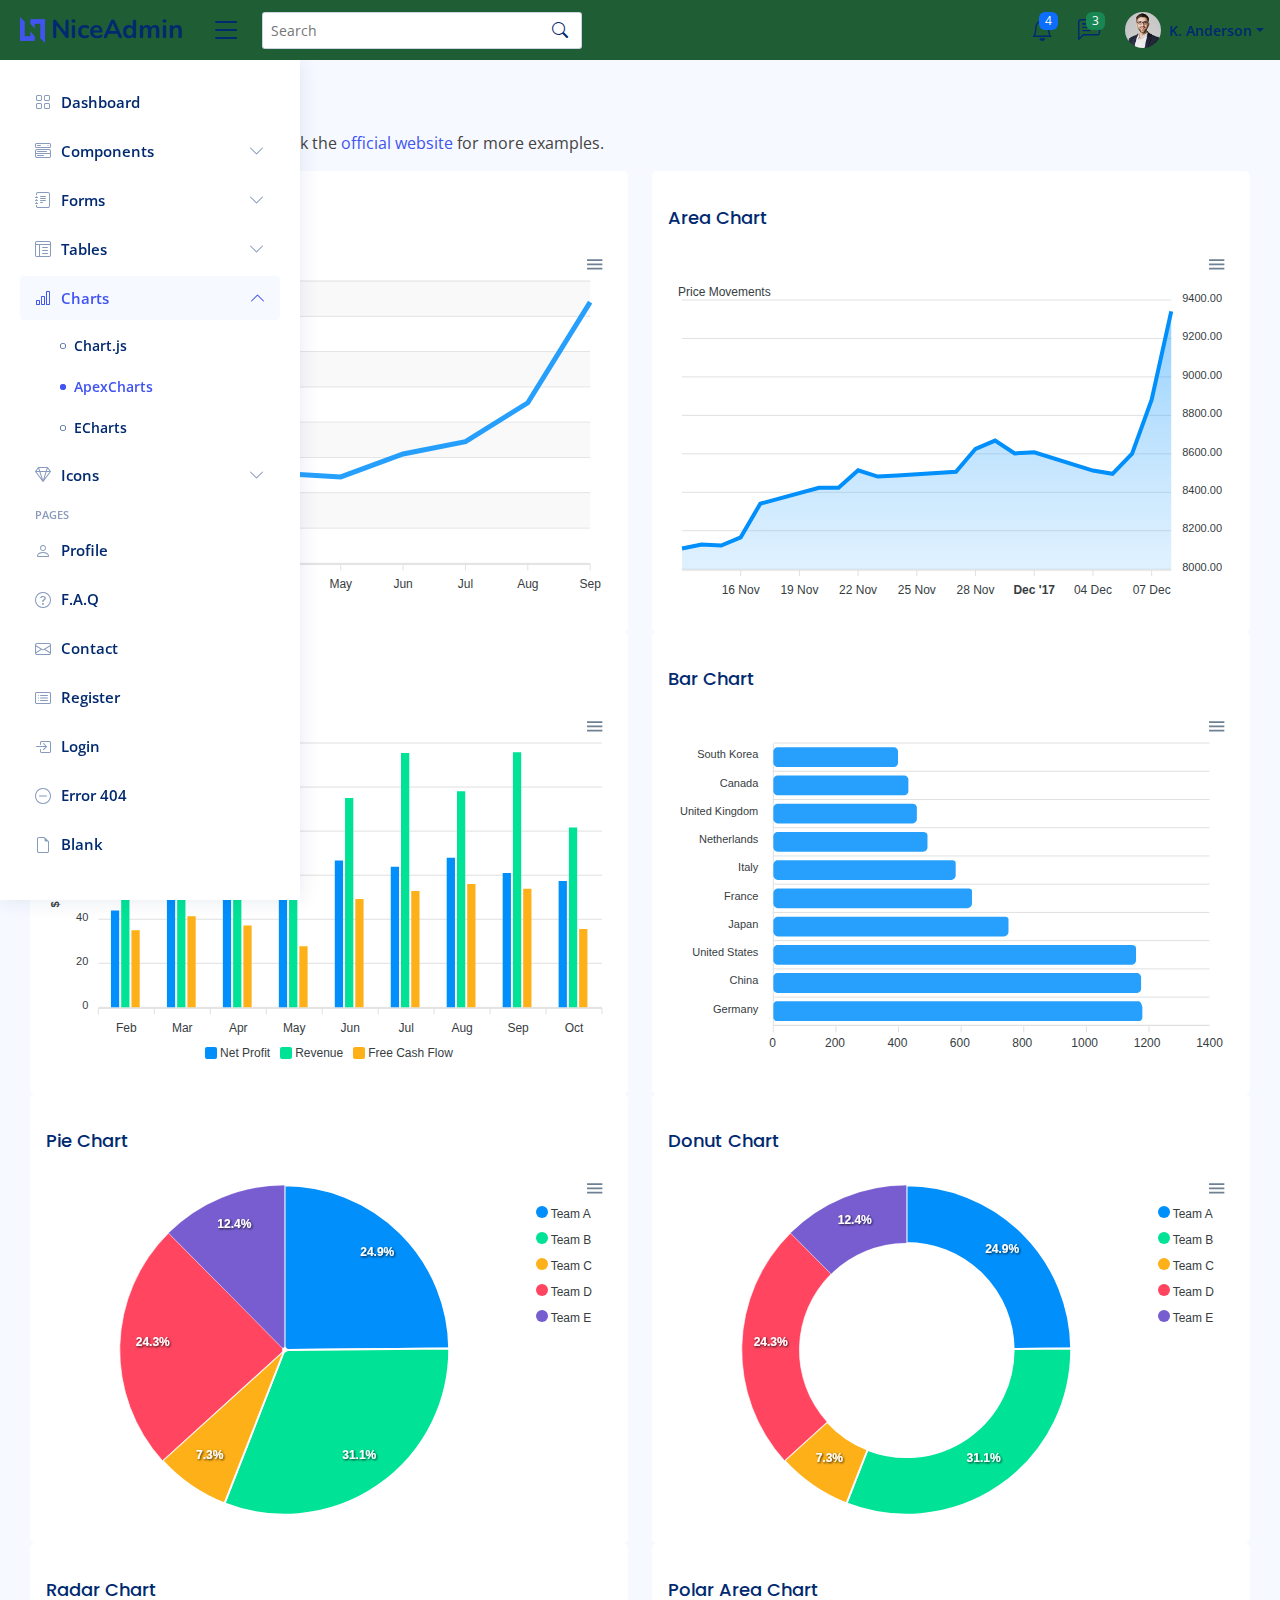
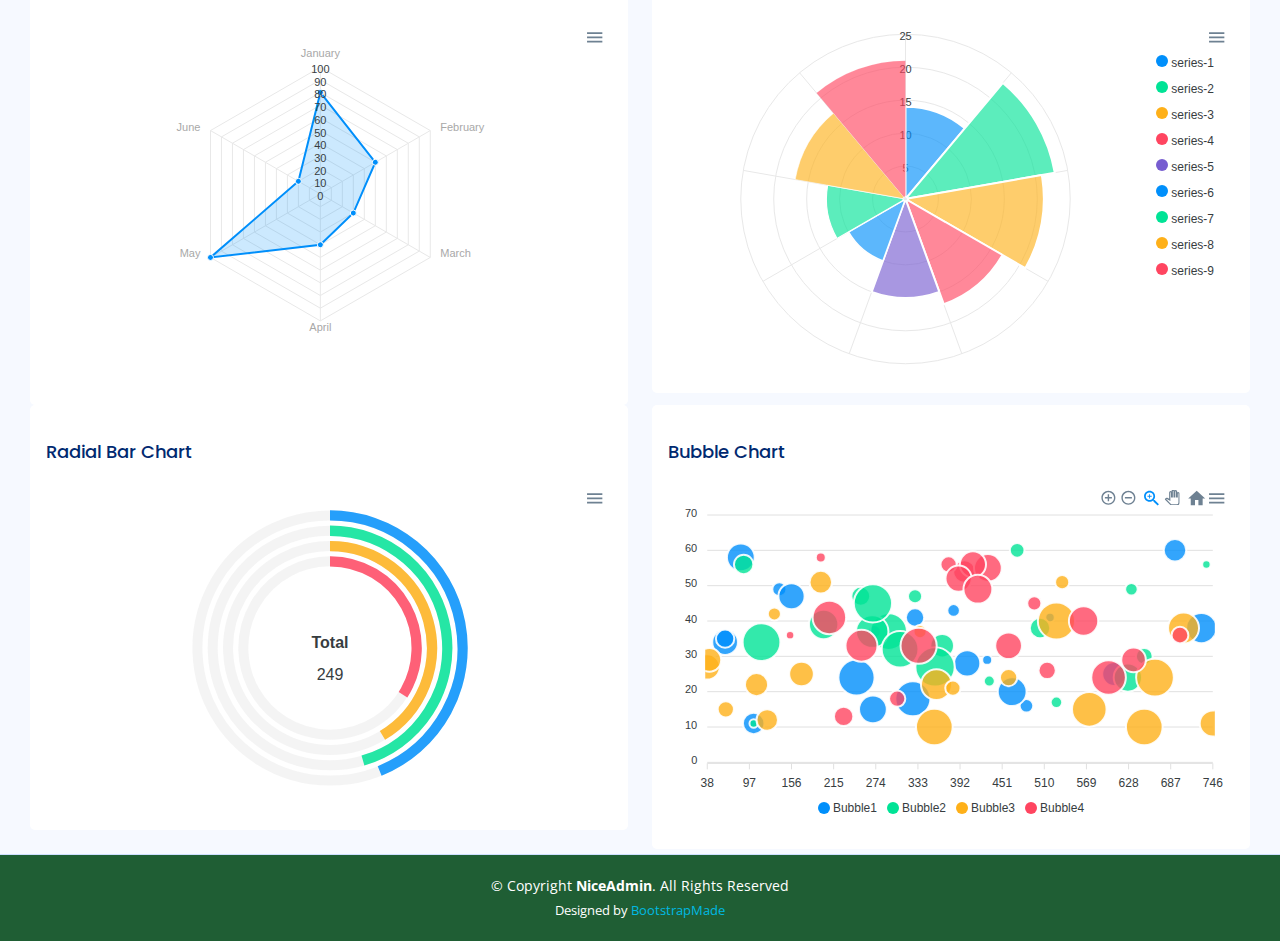
<file: app/charts-apexcharts.html>
<!DOCTYPE html>
<html lang="en">

<head>
  <meta charset="utf-8">
  <meta content="width=device-width, initial-scale=1.0" name="viewport">

  <title>Charts / ApexCharts - NiceAdmin Bootstrap Template</title>
  <meta content="" name="description">
  <meta content="" name="keywords">

  <!-- Favicons -->
  <link href="assets/img/favicon.png" rel="icon">
  <link href="assets/img/apple-touch-icon.png" rel="apple-touch-icon">

  <!-- Google Fonts -->
  <link href="https://fonts.gstatic.com" rel="preconnect">
  <link href="https://fonts.googleapis.com/css?family=Open+Sans:300,300i,400,400i,600,600i,700,700i|Nunito:300,300i,400,400i,600,600i,700,700i|Poppins:300,300i,400,400i,500,500i,600,600i,700,700i" rel="stylesheet">

  <!-- Vendor CSS Files -->
  <link href="assets/vendor/bootstrap/css/bootstrap.min.css" rel="stylesheet">
  <link href="assets/vendor/bootstrap-icons/bootstrap-icons.css" rel="stylesheet">
  <link href="assets/vendor/boxicons/css/boxicons.min.css" rel="stylesheet">
  <link href="assets/vendor/quill/quill.snow.css" rel="stylesheet">
  <link href="assets/vendor/quill/quill.bubble.css" rel="stylesheet">
  <link href="assets/vendor/remixicon/remixicon.css" rel="stylesheet">
  <link href="assets/vendor/simple-datatables/style.css" rel="stylesheet">

  <!-- Template Main CSS File -->
  <link href="assets/css/style.css" rel="stylesheet">

  <!-- =======================================================
  * Template Name: NiceAdmin
  * Updated: Mar 10 2024 with Bootstrap v5.3.3
  * Template URL: https://bootstrapmade.com/nice-admin-bootstrap-admin-html-template/
  * Author: BootstrapMade.com
  * License: https://bootstrapmade.com/license/
  ======================================================== -->
</head>

<body>

  <!-- ======= Header ======= -->
  <header id="header" class="header fixed-top d-flex align-items-center">

    <div class="d-flex align-items-center justify-content-between">
      <a href="index.html" class="logo d-flex align-items-center">
        <img src="assets/img/logo.png" alt="">
        <span class="d-none d-lg-block">NiceAdmin</span>
      </a>
      <i class="bi bi-list toggle-sidebar-btn"></i>
    </div><!-- End Logo -->

    <div class="search-bar">
      <form class="search-form d-flex align-items-center" method="POST" action="#">
        <input type="text" name="query" placeholder="Search" title="Enter search keyword">
        <button type="submit" title="Search"><i class="bi bi-search"></i></button>
      </form>
    </div><!-- End Search Bar -->

    <nav class="header-nav ms-auto">
      <ul class="d-flex align-items-center">

        <li class="nav-item d-block d-lg-none">
          <a class="nav-link nav-icon search-bar-toggle " href="#">
            <i class="bi bi-search"></i>
          </a>
        </li><!-- End Search Icon-->

        <li class="nav-item dropdown">

          <a class="nav-link nav-icon" href="#" data-bs-toggle="dropdown">
            <i class="bi bi-bell"></i>
            <span class="badge bg-primary badge-number">4</span>
          </a><!-- End Notification Icon -->

          <ul class="dropdown-menu dropdown-menu-end dropdown-menu-arrow notifications">
            <li class="dropdown-header">
              You have 4 new notifications
              <a href="#"><span class="badge rounded-pill bg-primary p-2 ms-2">View all</span></a>
            </li>
            <li>
              <hr class="dropdown-divider">
            </li>

            <li class="notification-item">
              <i class="bi bi-exclamation-circle text-warning"></i>
              <div>
                <h4>Lorem Ipsum</h4>
                <p>Quae dolorem earum veritatis oditseno</p>
                <p>30 min. ago</p>
              </div>
            </li>

            <li>
              <hr class="dropdown-divider">
            </li>

            <li class="notification-item">
              <i class="bi bi-x-circle text-danger"></i>
              <div>
                <h4>Atque rerum nesciunt</h4>
                <p>Quae dolorem earum veritatis oditseno</p>
                <p>1 hr. ago</p>
              </div>
            </li>

            <li>
              <hr class="dropdown-divider">
            </li>

            <li class="notification-item">
              <i class="bi bi-check-circle text-success"></i>
              <div>
                <h4>Sit rerum fuga</h4>
                <p>Quae dolorem earum veritatis oditseno</p>
                <p>2 hrs. ago</p>
              </div>
            </li>

            <li>
              <hr class="dropdown-divider">
            </li>

            <li class="notification-item">
              <i class="bi bi-info-circle text-primary"></i>
              <div>
                <h4>Dicta reprehenderit</h4>
                <p>Quae dolorem earum veritatis oditseno</p>
                <p>4 hrs. ago</p>
              </div>
            </li>

            <li>
              <hr class="dropdown-divider">
            </li>
            <li class="dropdown-footer">
              <a href="#">Show all notifications</a>
            </li>

          </ul><!-- End Notification Dropdown Items -->

        </li><!-- End Notification Nav -->

        <li class="nav-item dropdown">

          <a class="nav-link nav-icon" href="#" data-bs-toggle="dropdown">
            <i class="bi bi-chat-left-text"></i>
            <span class="badge bg-success badge-number">3</span>
          </a><!-- End Messages Icon -->

          <ul class="dropdown-menu dropdown-menu-end dropdown-menu-arrow messages">
            <li class="dropdown-header">
              You have 3 new messages
              <a href="#"><span class="badge rounded-pill bg-primary p-2 ms-2">View all</span></a>
            </li>
            <li>
              <hr class="dropdown-divider">
            </li>

            <li class="message-item">
              <a href="#">
                <img src="assets/img/messages-1.jpg" alt="" class="rounded-circle">
                <div>
                  <h4>Maria Hudson</h4>
                  <p>Velit asperiores et ducimus soluta repudiandae labore officia est ut...</p>
                  <p>4 hrs. ago</p>
                </div>
              </a>
            </li>
            <li>
              <hr class="dropdown-divider">
            </li>

            <li class="message-item">
              <a href="#">
                <img src="assets/img/messages-2.jpg" alt="" class="rounded-circle">
                <div>
                  <h4>Anna Nelson</h4>
                  <p>Velit asperiores et ducimus soluta repudiandae labore officia est ut...</p>
                  <p>6 hrs. ago</p>
                </div>
              </a>
            </li>
            <li>
              <hr class="dropdown-divider">
            </li>

            <li class="message-item">
              <a href="#">
                <img src="assets/img/messages-3.jpg" alt="" class="rounded-circle">
                <div>
                  <h4>David Muldon</h4>
                  <p>Velit asperiores et ducimus soluta repudiandae labore officia est ut...</p>
                  <p>8 hrs. ago</p>
                </div>
              </a>
            </li>
            <li>
              <hr class="dropdown-divider">
            </li>

            <li class="dropdown-footer">
              <a href="#">Show all messages</a>
            </li>

          </ul><!-- End Messages Dropdown Items -->

        </li><!-- End Messages Nav -->

        <li class="nav-item dropdown pe-3">

          <a class="nav-link nav-profile d-flex align-items-center pe-0" href="#" data-bs-toggle="dropdown">
            <img src="assets/img/profile-img.jpg" alt="Profile" class="rounded-circle">
            <span class="d-none d-md-block dropdown-toggle ps-2">K. Anderson</span>
          </a><!-- End Profile Iamge Icon -->

          <ul class="dropdown-menu dropdown-menu-end dropdown-menu-arrow profile">
            <li class="dropdown-header">
              <h6>Kevin Anderson</h6>
              <span>Web Designer</span>
            </li>
            <li>
              <hr class="dropdown-divider">
            </li>

            <li>
              <a class="dropdown-item d-flex align-items-center" href="users-profile.html">
                <i class="bi bi-person"></i>
                <span>My Profile</span>
              </a>
            </li>
            <li>
              <hr class="dropdown-divider">
            </li>

            <li>
              <a class="dropdown-item d-flex align-items-center" href="users-profile.html">
                <i class="bi bi-gear"></i>
                <span>Account Settings</span>
              </a>
            </li>
            <li>
              <hr class="dropdown-divider">
            </li>

            <li>
              <a class="dropdown-item d-flex align-items-center" href="pages-faq.html">
                <i class="bi bi-question-circle"></i>
                <span>Need Help?</span>
              </a>
            </li>
            <li>
              <hr class="dropdown-divider">
            </li>

            <li>
              <a class="dropdown-item d-flex align-items-center" href="#">
                <i class="bi bi-box-arrow-right"></i>
                <span>Sign Out</span>
              </a>
            </li>

          </ul><!-- End Profile Dropdown Items -->
        </li><!-- End Profile Nav -->

      </ul>
    </nav><!-- End Icons Navigation -->

  </header><!-- End Header -->

  <!-- ======= Sidebar ======= -->
  <aside id="sidebar" class="sidebar">

    <ul class="sidebar-nav" id="sidebar-nav">

      <li class="nav-item">
        <a class="nav-link collapsed" href="index.html">
          <i class="bi bi-grid"></i>
          <span>Dashboard</span>
        </a>
      </li><!-- End Dashboard Nav -->

      <li class="nav-item">
        <a class="nav-link collapsed" data-bs-target="#components-nav" data-bs-toggle="collapse" href="#">
          <i class="bi bi-menu-button-wide"></i><span>Components</span><i class="bi bi-chevron-down ms-auto"></i>
        </a>
        <ul id="components-nav" class="nav-content collapse " data-bs-parent="#sidebar-nav">
          <li>
            <a href="components-alerts.html">
              <i class="bi bi-circle"></i><span>Alerts</span>
            </a>
          </li>
          <li>
            <a href="components-accordion.html">
              <i class="bi bi-circle"></i><span>Accordion</span>
            </a>
          </li>
          <li>
            <a href="components-badges.html">
              <i class="bi bi-circle"></i><span>Badges</span>
            </a>
          </li>
          <li>
            <a href="components-breadcrumbs.html">
              <i class="bi bi-circle"></i><span>Breadcrumbs</span>
            </a>
          </li>
          <li>
            <a href="components-buttons.html">
              <i class="bi bi-circle"></i><span>Buttons</span>
            </a>
          </li>
          <li>
            <a href="components-cards.html">
              <i class="bi bi-circle"></i><span>Cards</span>
            </a>
          </li>
          <li>
            <a href="components-carousel.html">
              <i class="bi bi-circle"></i><span>Carousel</span>
            </a>
          </li>
          <li>
            <a href="components-list-group.html">
              <i class="bi bi-circle"></i><span>List group</span>
            </a>
          </li>
          <li>
            <a href="components-modal.html">
              <i class="bi bi-circle"></i><span>Modal</span>
            </a>
          </li>
          <li>
            <a href="components-tabs.html">
              <i class="bi bi-circle"></i><span>Tabs</span>
            </a>
          </li>
          <li>
            <a href="components-pagination.html">
              <i class="bi bi-circle"></i><span>Pagination</span>
            </a>
          </li>
          <li>
            <a href="components-progress.html">
              <i class="bi bi-circle"></i><span>Progress</span>
            </a>
          </li>
          <li>
            <a href="components-spinners.html">
              <i class="bi bi-circle"></i><span>Spinners</span>
            </a>
          </li>
          <li>
            <a href="components-tooltips.html">
              <i class="bi bi-circle"></i><span>Tooltips</span>
            </a>
          </li>
        </ul>
      </li><!-- End Components Nav -->

      <li class="nav-item">
        <a class="nav-link collapsed" data-bs-target="#forms-nav" data-bs-toggle="collapse" href="#">
          <i class="bi bi-journal-text"></i><span>Forms</span><i class="bi bi-chevron-down ms-auto"></i>
        </a>
        <ul id="forms-nav" class="nav-content collapse " data-bs-parent="#sidebar-nav">
          <li>
            <a href="forms-elements.html">
              <i class="bi bi-circle"></i><span>Form Elements</span>
            </a>
          </li>
          <li>
            <a href="forms-layouts.html">
              <i class="bi bi-circle"></i><span>Form Layouts</span>
            </a>
          </li>
          <li>
            <a href="forms-editors.html">
              <i class="bi bi-circle"></i><span>Form Editors</span>
            </a>
          </li>
          <li>
            <a href="forms-validation.html">
              <i class="bi bi-circle"></i><span>Form Validation</span>
            </a>
          </li>
        </ul>
      </li><!-- End Forms Nav -->

      <li class="nav-item">
        <a class="nav-link collapsed" data-bs-target="#tables-nav" data-bs-toggle="collapse" href="#">
          <i class="bi bi-layout-text-window-reverse"></i><span>Tables</span><i class="bi bi-chevron-down ms-auto"></i>
        </a>
        <ul id="tables-nav" class="nav-content collapse " data-bs-parent="#sidebar-nav">
          <li>
            <a href="tables-general.html">
              <i class="bi bi-circle"></i><span>General Tables</span>
            </a>
          </li>
          <li>
            <a href="tables-data.html">
              <i class="bi bi-circle"></i><span>Data Tables</span>
            </a>
          </li>
        </ul>
      </li><!-- End Tables Nav -->

      <li class="nav-item">
        <a class="nav-link " data-bs-target="#charts-nav" data-bs-toggle="collapse" href="#">
          <i class="bi bi-bar-chart"></i><span>Charts</span><i class="bi bi-chevron-down ms-auto"></i>
        </a>
        <ul id="charts-nav" class="nav-content collapse show" data-bs-parent="#sidebar-nav">
          <li>
            <a href="charts-chartjs.html">
              <i class="bi bi-circle"></i><span>Chart.js</span>
            </a>
          </li>
          <li>
            <a href="charts-apexcharts.html" class="active">
              <i class="bi bi-circle"></i><span>ApexCharts</span>
            </a>
          </li>
          <li>
            <a href="charts-echarts.html">
              <i class="bi bi-circle"></i><span>ECharts</span>
            </a>
          </li>
        </ul>
      </li><!-- End Charts Nav -->

      <li class="nav-item">
        <a class="nav-link collapsed" data-bs-target="#icons-nav" data-bs-toggle="collapse" href="#">
          <i class="bi bi-gem"></i><span>Icons</span><i class="bi bi-chevron-down ms-auto"></i>
        </a>
        <ul id="icons-nav" class="nav-content collapse " data-bs-parent="#sidebar-nav">
          <li>
            <a href="icons-bootstrap.html">
              <i class="bi bi-circle"></i><span>Bootstrap Icons</span>
            </a>
          </li>
          <li>
            <a href="icons-remix.html">
              <i class="bi bi-circle"></i><span>Remix Icons</span>
            </a>
          </li>
          <li>
            <a href="icons-boxicons.html">
              <i class="bi bi-circle"></i><span>Boxicons</span>
            </a>
          </li>
        </ul>
      </li><!-- End Icons Nav -->

      <li class="nav-heading">Pages</li>

      <li class="nav-item">
        <a class="nav-link collapsed" href="users-profile.html">
          <i class="bi bi-person"></i>
          <span>Profile</span>
        </a>
      </li><!-- End Profile Page Nav -->

      <li class="nav-item">
        <a class="nav-link collapsed" href="pages-faq.html">
          <i class="bi bi-question-circle"></i>
          <span>F.A.Q</span>
        </a>
      </li><!-- End F.A.Q Page Nav -->

      <li class="nav-item">
        <a class="nav-link collapsed" href="pages-contact.html">
          <i class="bi bi-envelope"></i>
          <span>Contact</span>
        </a>
      </li><!-- End Contact Page Nav -->

      <li class="nav-item">
        <a class="nav-link collapsed" href="pages-register.html">
          <i class="bi bi-card-list"></i>
          <span>Register</span>
        </a>
      </li><!-- End Register Page Nav -->

      <li class="nav-item">
        <a class="nav-link collapsed" href="pages-login.html">
          <i class="bi bi-box-arrow-in-right"></i>
          <span>Login</span>
        </a>
      </li><!-- End Login Page Nav -->

      <li class="nav-item">
        <a class="nav-link collapsed" href="pages-error-404.html">
          <i class="bi bi-dash-circle"></i>
          <span>Error 404</span>
        </a>
      </li><!-- End Error 404 Page Nav -->

      <li class="nav-item">
        <a class="nav-link collapsed" href="pages-blank.html">
          <i class="bi bi-file-earmark"></i>
          <span>Blank</span>
        </a>
      </li><!-- End Blank Page Nav -->

    </ul>

  </aside><!-- End Sidebar-->

  <main id="main" class="main">

    <div class="pagetitle">
      <h1>ApexCharts</h1>
      <nav>
        <ol class="breadcrumb">
          <li class="breadcrumb-item"><a href="index.html">Home</a></li>
          <li class="breadcrumb-item">Charts</li>
          <li class="breadcrumb-item active">ApexCharts</li>
        </ol>
      </nav>
    </div><!-- End Page Title -->

    <p>ApexCharts Examples. You can check the <a href="https://apexcharts.com/javascript-chart-demos/" target="_blank">official website</a> for more examples.</p>

    <section class="section">
      <div class="row">

        <div class="col-lg-6">
          <div class="card">
            <div class="card-body">
              <h5 class="card-title">Line Chart</h5>

              <!-- Line Chart -->
              <div id="lineChart"></div>

              <script>
                document.addEventListener("DOMContentLoaded", () => {
                  new ApexCharts(document.querySelector("#lineChart"), {
                    series: [{
                      name: "Desktops",
                      data: [10, 41, 35, 51, 49, 62, 69, 91, 148]
                    }],
                    chart: {
                      height: 350,
                      type: 'line',
                      zoom: {
                        enabled: false
                      }
                    },
                    dataLabels: {
                      enabled: false
                    },
                    stroke: {
                      curve: 'straight'
                    },
                    grid: {
                      row: {
                        colors: ['#f3f3f3', 'transparent'], // takes an array which will be repeated on columns
                        opacity: 0.5
                      },
                    },
                    xaxis: {
                      categories: ['Jan', 'Feb', 'Mar', 'Apr', 'May', 'Jun', 'Jul', 'Aug', 'Sep'],
                    }
                  }).render();
                });
              </script>
              <!-- End Line Chart -->

            </div>
          </div>
        </div>

        <div class="col-lg-6">
          <div class="card">
            <div class="card-body">
              <h5 class="card-title">Area Chart</h5>

              <!-- Area Chart -->
              <div id="areaChart"></div>

              <script>
                document.addEventListener("DOMContentLoaded", () => {
                  const series = {
                    "monthDataSeries1": {
                      "prices": [
                        8107.85,
                        8128.0,
                        8122.9,
                        8165.5,
                        8340.7,
                        8423.7,
                        8423.5,
                        8514.3,
                        8481.85,
                        8487.7,
                        8506.9,
                        8626.2,
                        8668.95,
                        8602.3,
                        8607.55,
                        8512.9,
                        8496.25,
                        8600.65,
                        8881.1,
                        9340.85
                      ],
                      "dates": [
                        "13 Nov 2017",
                        "14 Nov 2017",
                        "15 Nov 2017",
                        "16 Nov 2017",
                        "17 Nov 2017",
                        "20 Nov 2017",
                        "21 Nov 2017",
                        "22 Nov 2017",
                        "23 Nov 2017",
                        "24 Nov 2017",
                        "27 Nov 2017",
                        "28 Nov 2017",
                        "29 Nov 2017",
                        "30 Nov 2017",
                        "01 Dec 2017",
                        "04 Dec 2017",
                        "05 Dec 2017",
                        "06 Dec 2017",
                        "07 Dec 2017",
                        "08 Dec 2017"
                      ]
                    },
                    "monthDataSeries2": {
                      "prices": [
                        8423.7,
                        8423.5,
                        8514.3,
                        8481.85,
                        8487.7,
                        8506.9,
                        8626.2,
                        8668.95,
                        8602.3,
                        8607.55,
                        8512.9,
                        8496.25,
                        8600.65,
                        8881.1,
                        9040.85,
                        8340.7,
                        8165.5,
                        8122.9,
                        8107.85,
                        8128.0
                      ],
                      "dates": [
                        "13 Nov 2017",
                        "14 Nov 2017",
                        "15 Nov 2017",
                        "16 Nov 2017",
                        "17 Nov 2017",
                        "20 Nov 2017",
                        "21 Nov 2017",
                        "22 Nov 2017",
                        "23 Nov 2017",
                        "24 Nov 2017",
                        "27 Nov 2017",
                        "28 Nov 2017",
                        "29 Nov 2017",
                        "30 Nov 2017",
                        "01 Dec 2017",
                        "04 Dec 2017",
                        "05 Dec 2017",
                        "06 Dec 2017",
                        "07 Dec 2017",
                        "08 Dec 2017"
                      ]
                    },
                    "monthDataSeries3": {
                      "prices": [
                        7114.25,
                        7126.6,
                        7116.95,
                        7203.7,
                        7233.75,
                        7451.0,
                        7381.15,
                        7348.95,
                        7347.75,
                        7311.25,
                        7266.4,
                        7253.25,
                        7215.45,
                        7266.35,
                        7315.25,
                        7237.2,
                        7191.4,
                        7238.95,
                        7222.6,
                        7217.9,
                        7359.3,
                        7371.55,
                        7371.15,
                        7469.2,
                        7429.25,
                        7434.65,
                        7451.1,
                        7475.25,
                        7566.25,
                        7556.8,
                        7525.55,
                        7555.45,
                        7560.9,
                        7490.7,
                        7527.6,
                        7551.9,
                        7514.85,
                        7577.95,
                        7592.3,
                        7621.95,
                        7707.95,
                        7859.1,
                        7815.7,
                        7739.0,
                        7778.7,
                        7839.45,
                        7756.45,
                        7669.2,
                        7580.45,
                        7452.85,
                        7617.25,
                        7701.6,
                        7606.8,
                        7620.05,
                        7513.85,
                        7498.45,
                        7575.45,
                        7601.95,
                        7589.1,
                        7525.85,
                        7569.5,
                        7702.5,
                        7812.7,
                        7803.75,
                        7816.3,
                        7851.15,
                        7912.2,
                        7972.8,
                        8145.0,
                        8161.1,
                        8121.05,
                        8071.25,
                        8088.2,
                        8154.45,
                        8148.3,
                        8122.05,
                        8132.65,
                        8074.55,
                        7952.8,
                        7885.55,
                        7733.9,
                        7897.15,
                        7973.15,
                        7888.5,
                        7842.8,
                        7838.4,
                        7909.85,
                        7892.75,
                        7897.75,
                        7820.05,
                        7904.4,
                        7872.2,
                        7847.5,
                        7849.55,
                        7789.6,
                        7736.35,
                        7819.4,
                        7875.35,
                        7871.8,
                        8076.5,
                        8114.8,
                        8193.55,
                        8217.1,
                        8235.05,
                        8215.3,
                        8216.4,
                        8301.55,
                        8235.25,
                        8229.75,
                        8201.95,
                        8164.95,
                        8107.85,
                        8128.0,
                        8122.9,
                        8165.5,
                        8340.7,
                        8423.7,
                        8423.5,
                        8514.3,
                        8481.85,
                        8487.7,
                        8506.9,
                        8626.2
                      ],
                      "dates": [
                        "02 Jun 2017",
                        "05 Jun 2017",
                        "06 Jun 2017",
                        "07 Jun 2017",
                        "08 Jun 2017",
                        "09 Jun 2017",
                        "12 Jun 2017",
                        "13 Jun 2017",
                        "14 Jun 2017",
                        "15 Jun 2017",
                        "16 Jun 2017",
                        "19 Jun 2017",
                        "20 Jun 2017",
                        "21 Jun 2017",
                        "22 Jun 2017",
                        "23 Jun 2017",
                        "27 Jun 2017",
                        "28 Jun 2017",
                        "29 Jun 2017",
                        "30 Jun 2017",
                        "03 Jul 2017",
                        "04 Jul 2017",
                        "05 Jul 2017",
                        "06 Jul 2017",
                        "07 Jul 2017",
                        "10 Jul 2017",
                        "11 Jul 2017",
                        "12 Jul 2017",
                        "13 Jul 2017",
                        "14 Jul 2017",
                        "17 Jul 2017",
                        "18 Jul 2017",
                        "19 Jul 2017",
                        "20 Jul 2017",
                        "21 Jul 2017",
                        "24 Jul 2017",
                        "25 Jul 2017",
                        "26 Jul 2017",
                        "27 Jul 2017",
                        "28 Jul 2017",
                        "31 Jul 2017",
                        "01 Aug 2017",
                        "02 Aug 2017",
                        "03 Aug 2017",
                        "04 Aug 2017",
                        "07 Aug 2017",
                        "08 Aug 2017",
                        "09 Aug 2017",
                        "10 Aug 2017",
                        "11 Aug 2017",
                        "14 Aug 2017",
                        "16 Aug 2017",
                        "17 Aug 2017",
                        "18 Aug 2017",
                        "21 Aug 2017",
                        "22 Aug 2017",
                        "23 Aug 2017",
                        "24 Aug 2017",
                        "28 Aug 2017",
                        "29 Aug 2017",
                        "30 Aug 2017",
                        "31 Aug 2017",
                        "01 Sep 2017",
                        "04 Sep 2017",
                        "05 Sep 2017",
                        "06 Sep 2017",
                        "07 Sep 2017",
                        "08 Sep 2017",
                        "11 Sep 2017",
                        "12 Sep 2017",
                        "13 Sep 2017",
                        "14 Sep 2017",
                        "15 Sep 2017",
                        "18 Sep 2017",
                        "19 Sep 2017",
                        "20 Sep 2017",
                        "21 Sep 2017",
                        "22 Sep 2017",
                        "25 Sep 2017",
                        "26 Sep 2017",
                        "27 Sep 2017",
                        "28 Sep 2017",
                        "29 Sep 2017",
                        "03 Oct 2017",
                        "04 Oct 2017",
                        "05 Oct 2017",
                        "06 Oct 2017",
                        "09 Oct 2017",
                        "10 Oct 2017",
                        "11 Oct 2017",
                        "12 Oct 2017",
                        "13 Oct 2017",
                        "16 Oct 2017",
                        "17 Oct 2017",
                        "18 Oct 2017",
                        "19 Oct 2017",
                        "23 Oct 2017",
                        "24 Oct 2017",
                        "25 Oct 2017",
                        "26 Oct 2017",
                        "27 Oct 2017",
                        "30 Oct 2017",
                        "31 Oct 2017",
                        "01 Nov 2017",
                        "02 Nov 2017",
                        "03 Nov 2017",
                        "06 Nov 2017",
                        "07 Nov 2017",
                        "08 Nov 2017",
                        "09 Nov 2017",
                        "10 Nov 2017",
                        "13 Nov 2017",
                        "14 Nov 2017",
                        "15 Nov 2017",
                        "16 Nov 2017",
                        "17 Nov 2017",
                        "20 Nov 2017",
                        "21 Nov 2017",
                        "22 Nov 2017",
                        "23 Nov 2017",
                        "24 Nov 2017",
                        "27 Nov 2017",
                        "28 Nov 2017"
                      ]
                    }
                  }
                  new ApexCharts(document.querySelector("#areaChart"), {
                    series: [{
                      name: "STOCK ABC",
                      data: series.monthDataSeries1.prices
                    }],
                    chart: {
                      type: 'area',
                      height: 350,
                      zoom: {
                        enabled: false
                      }
                    },
                    dataLabels: {
                      enabled: false
                    },
                    stroke: {
                      curve: 'straight'
                    },
                    subtitle: {
                      text: 'Price Movements',
                      align: 'left'
                    },
                    labels: series.monthDataSeries1.dates,
                    xaxis: {
                      type: 'datetime',
                    },
                    yaxis: {
                      opposite: true
                    },
                    legend: {
                      horizontalAlign: 'left'
                    }
                  }).render();
                });
              </script>
              <!-- End Area Chart -->

            </div>
          </div>
        </div>

        <div class="col-lg-6">
          <div class="card">
            <div class="card-body">
              <h5 class="card-title">Column Chart</h5>

              <!-- Column Chart -->
              <div id="columnChart"></div>

              <script>
                document.addEventListener("DOMContentLoaded", () => {
                  new ApexCharts(document.querySelector("#columnChart"), {
                    series: [{
                      name: 'Net Profit',
                      data: [44, 55, 57, 56, 61, 58, 63, 60, 66]
                    }, {
                      name: 'Revenue',
                      data: [76, 85, 101, 98, 87, 105, 91, 114, 94]
                    }, {
                      name: 'Free Cash Flow',
                      data: [35, 41, 36, 26, 45, 48, 52, 53, 41]
                    }],
                    chart: {
                      type: 'bar',
                      height: 350
                    },
                    plotOptions: {
                      bar: {
                        horizontal: false,
                        columnWidth: '55%',
                        endingShape: 'rounded'
                      },
                    },
                    dataLabels: {
                      enabled: false
                    },
                    stroke: {
                      show: true,
                      width: 2,
                      colors: ['transparent']
                    },
                    xaxis: {
                      categories: ['Feb', 'Mar', 'Apr', 'May', 'Jun', 'Jul', 'Aug', 'Sep', 'Oct'],
                    },
                    yaxis: {
                      title: {
                        text: '$ (thousands)'
                      }
                    },
                    fill: {
                      opacity: 1
                    },
                    tooltip: {
                      y: {
                        formatter: function(val) {
                          return "$ " + val + " thousands"
                        }
                      }
                    }
                  }).render();
                });
              </script>
              <!-- End Column Chart -->

            </div>
          </div>
        </div>

        <div class="col-lg-6">
          <div class="card">
            <div class="card-body">
              <h5 class="card-title">Bar Chart</h5>

              <!-- Bar Chart -->
              <div id="barChart"></div>

              <script>
                document.addEventListener("DOMContentLoaded", () => {
                  new ApexCharts(document.querySelector("#barChart"), {
                    series: [{
                      data: [400, 430, 448, 470, 540, 580, 690, 1100, 1200, 1380]
                    }],
                    chart: {
                      type: 'bar',
                      height: 350
                    },
                    plotOptions: {
                      bar: {
                        borderRadius: 4,
                        horizontal: true,
                      }
                    },
                    dataLabels: {
                      enabled: false
                    },
                    xaxis: {
                      categories: ['South Korea', 'Canada', 'United Kingdom', 'Netherlands', 'Italy', 'France', 'Japan',
                        'United States', 'China', 'Germany'
                      ],
                    }
                  }).render();
                });
              </script>
              <!-- End Bar Chart -->

            </div>
          </div>
        </div>

        <div class="col-lg-6">
          <div class="card">
            <div class="card-body">
              <h5 class="card-title">Pie Chart</h5>

              <!-- Pie Chart -->
              <div id="pieChart"></div>

              <script>
                document.addEventListener("DOMContentLoaded", () => {
                  new ApexCharts(document.querySelector("#pieChart"), {
                    series: [44, 55, 13, 43, 22],
                    chart: {
                      height: 350,
                      type: 'pie',
                      toolbar: {
                        show: true
                      }
                    },
                    labels: ['Team A', 'Team B', 'Team C', 'Team D', 'Team E']
                  }).render();
                });
              </script>
              <!-- End Pie Chart -->

            </div>
          </div>
        </div>

        <div class="col-lg-6">
          <div class="card">
            <div class="card-body">
              <h5 class="card-title">Donut Chart</h5>

              <!-- Donut Chart -->
              <div id="donutChart"></div>

              <script>
                document.addEventListener("DOMContentLoaded", () => {
                  new ApexCharts(document.querySelector("#donutChart"), {
                    series: [44, 55, 13, 43, 22],
                    chart: {
                      height: 350,
                      type: 'donut',
                      toolbar: {
                        show: true
                      }
                    },
                    labels: ['Team A', 'Team B', 'Team C', 'Team D', 'Team E'],
                  }).render();
                });
              </script>
              <!-- End Donut Chart -->

            </div>
          </div>
        </div>

        <div class="col-lg-6">
          <div class="card">
            <div class="card-body">
              <h5 class="card-title">Radar Chart</h5>

              <!-- Radar Chart -->
              <div id="radarChart"></div>

              <script>
                document.addEventListener("DOMContentLoaded", () => {
                  new ApexCharts(document.querySelector("#radarChart"), {
                    series: [{
                      name: 'Series 1',
                      data: [80, 50, 30, 40, 100, 20],
                    }],
                    chart: {
                      height: 350,
                      type: 'radar',
                    },
                    xaxis: {
                      categories: ['January', 'February', 'March', 'April', 'May', 'June']
                    }
                  }).render();
                });
              </script>
              <!-- End Radar Chart -->

            </div>
          </div>
        </div>

        <div class="col-lg-6">
          <div class="card">
            <div class="card-body">
              <h5 class="card-title">Polar Area Chart</h5>

              <!-- Polar Area Chart -->
              <div id="polarAreaChart"></div>

              <script>
                document.addEventListener("DOMContentLoaded", () => {
                  new ApexCharts(document.querySelector("#polarAreaChart"), {
                    series: [14, 23, 21, 17, 15, 10, 12, 17, 21],
                    chart: {
                      type: 'polarArea',
                      height: 350,
                      toolbar: {
                        show: true
                      }
                    },
                    stroke: {
                      colors: ['#fff']
                    },
                    fill: {
                      opacity: 0.8
                    }
                  }).render();
                });
              </script>
              <!-- End Polar Area Chart -->

            </div>
          </div>
        </div>

        <div class="col-lg-6">
          <div class="card">
            <div class="card-body">
              <h5 class="card-title">Radial Bar Chart</h5>

              <!-- Radial Bar Chart -->
              <div id="radialBarChart"></div>

              <script>
                document.addEventListener("DOMContentLoaded", () => {
                  new ApexCharts(document.querySelector("#radialBarChart"), {
                    series: [44, 55, 67, 83],
                    chart: {
                      height: 350,
                      type: 'radialBar',
                      toolbar: {
                        show: true
                      }
                    },
                    plotOptions: {
                      radialBar: {
                        dataLabels: {
                          name: {
                            fontSize: '22px',
                          },
                          value: {
                            fontSize: '16px',
                          },
                          total: {
                            show: true,
                            label: 'Total',
                            formatter: function(w) {
                              // By default this function returns the average of all series. The below is just an example to show the use of custom formatter function
                              return 249
                            }
                          }
                        }
                      }
                    },
                    labels: ['Apples', 'Oranges', 'Bananas', 'Berries'],
                  }).render();
                });
              </script>
              <!-- End Radial Bar Chart -->

            </div>
          </div>
        </div>

        <div class="col-lg-6">
          <div class="card">
            <div class="card-body">
              <h5 class="card-title">Bubble Chart</h5>

              <!-- Bubble Chart -->
              <div id="bubbleChart"></div>

              <script>
                document.addEventListener("DOMContentLoaded", () => {
                  function generateData(baseval, count, yrange) {
                    var i = 0;
                    var series = [];
                    while (i < count) {
                      var x = Math.floor(Math.random() * (750 - 1 + 1)) + 1;;
                      var y = Math.floor(Math.random() * (yrange.max - yrange.min + 1)) + yrange.min;
                      var z = Math.floor(Math.random() * (75 - 15 + 1)) + 15;
                      series.push([x, y, z]);
                      baseval += 86400000;
                      i++;
                    }
                    return series;
                  }
                  new ApexCharts(document.querySelector("#bubbleChart"), {
                    series: [{
                        name: 'Bubble1',
                        data: generateData(new Date('11 Feb 2017 GMT').getTime(), 20, {
                          min: 10,
                          max: 60
                        })
                      },
                      {
                        name: 'Bubble2',
                        data: generateData(new Date('11 Feb 2017 GMT').getTime(), 20, {
                          min: 10,
                          max: 60
                        })
                      },
                      {
                        name: 'Bubble3',
                        data: generateData(new Date('11 Feb 2017 GMT').getTime(), 20, {
                          min: 10,
                          max: 60
                        })
                      },
                      {
                        name: 'Bubble4',
                        data: generateData(new Date('11 Feb 2017 GMT').getTime(), 20, {
                          min: 10,
                          max: 60
                        })
                      }
                    ],
                    chart: {
                      height: 333,
                      type: 'bubble',
                    },
                    dataLabels: {
                      enabled: false
                    },
                    fill: {
                      opacity: 0.8
                    },
                    xaxis: {
                      tickAmount: 12,
                      type: 'category',
                    },
                    yaxis: {
                      max: 70
                    }
                  }).render();
                });
              </script>
              <!-- End Bubble Chart -->

            </div>
          </div>
        </div>

      </div>
    </section>

  </main><!-- End #main -->

  <!-- ======= Footer ======= -->
  <footer id="footer" class="footer">
    <div class="copyright">
      &copy; Copyright <strong><span>NiceAdmin</span></strong>. All Rights Reserved
    </div>
    <div class="credits">
      <!-- All the links in the footer should remain intact. -->
      <!-- You can delete the links only if you purchased the pro version. -->
      <!-- Licensing information: https://bootstrapmade.com/license/ -->
      <!-- Purchase the pro version with working PHP/AJAX contact form: https://bootstrapmade.com/nice-admin-bootstrap-admin-html-template/ -->
      Designed by <a href="https://bootstrapmade.com/">BootstrapMade</a>
    </div>
  </footer><!-- End Footer -->

  <a href="#" class="back-to-top d-flex align-items-center justify-content-center"><i class="bi bi-arrow-up-short"></i></a>

  <!-- Vendor JS Files -->
  <script src="assets/vendor/apexcharts/apexcharts.min.js"></script>
  <script src="assets/vendor/bootstrap/js/bootstrap.bundle.min.js"></script>
  <script src="assets/vendor/chart.js/chart.umd.js"></script>
  <script src="assets/vendor/echarts/echarts.min.js"></script>
  <script src="assets/vendor/quill/quill.min.js"></script>
  <script src="assets/vendor/simple-datatables/simple-datatables.js"></script>
  <script src="assets/vendor/tinymce/tinymce.min.js"></script>
  <script src="assets/vendor/php-email-form/validate.js"></script>

  <!-- Template Main JS File -->
  <script src="assets/js/main.js"></script>

</body>

</html>
</file>
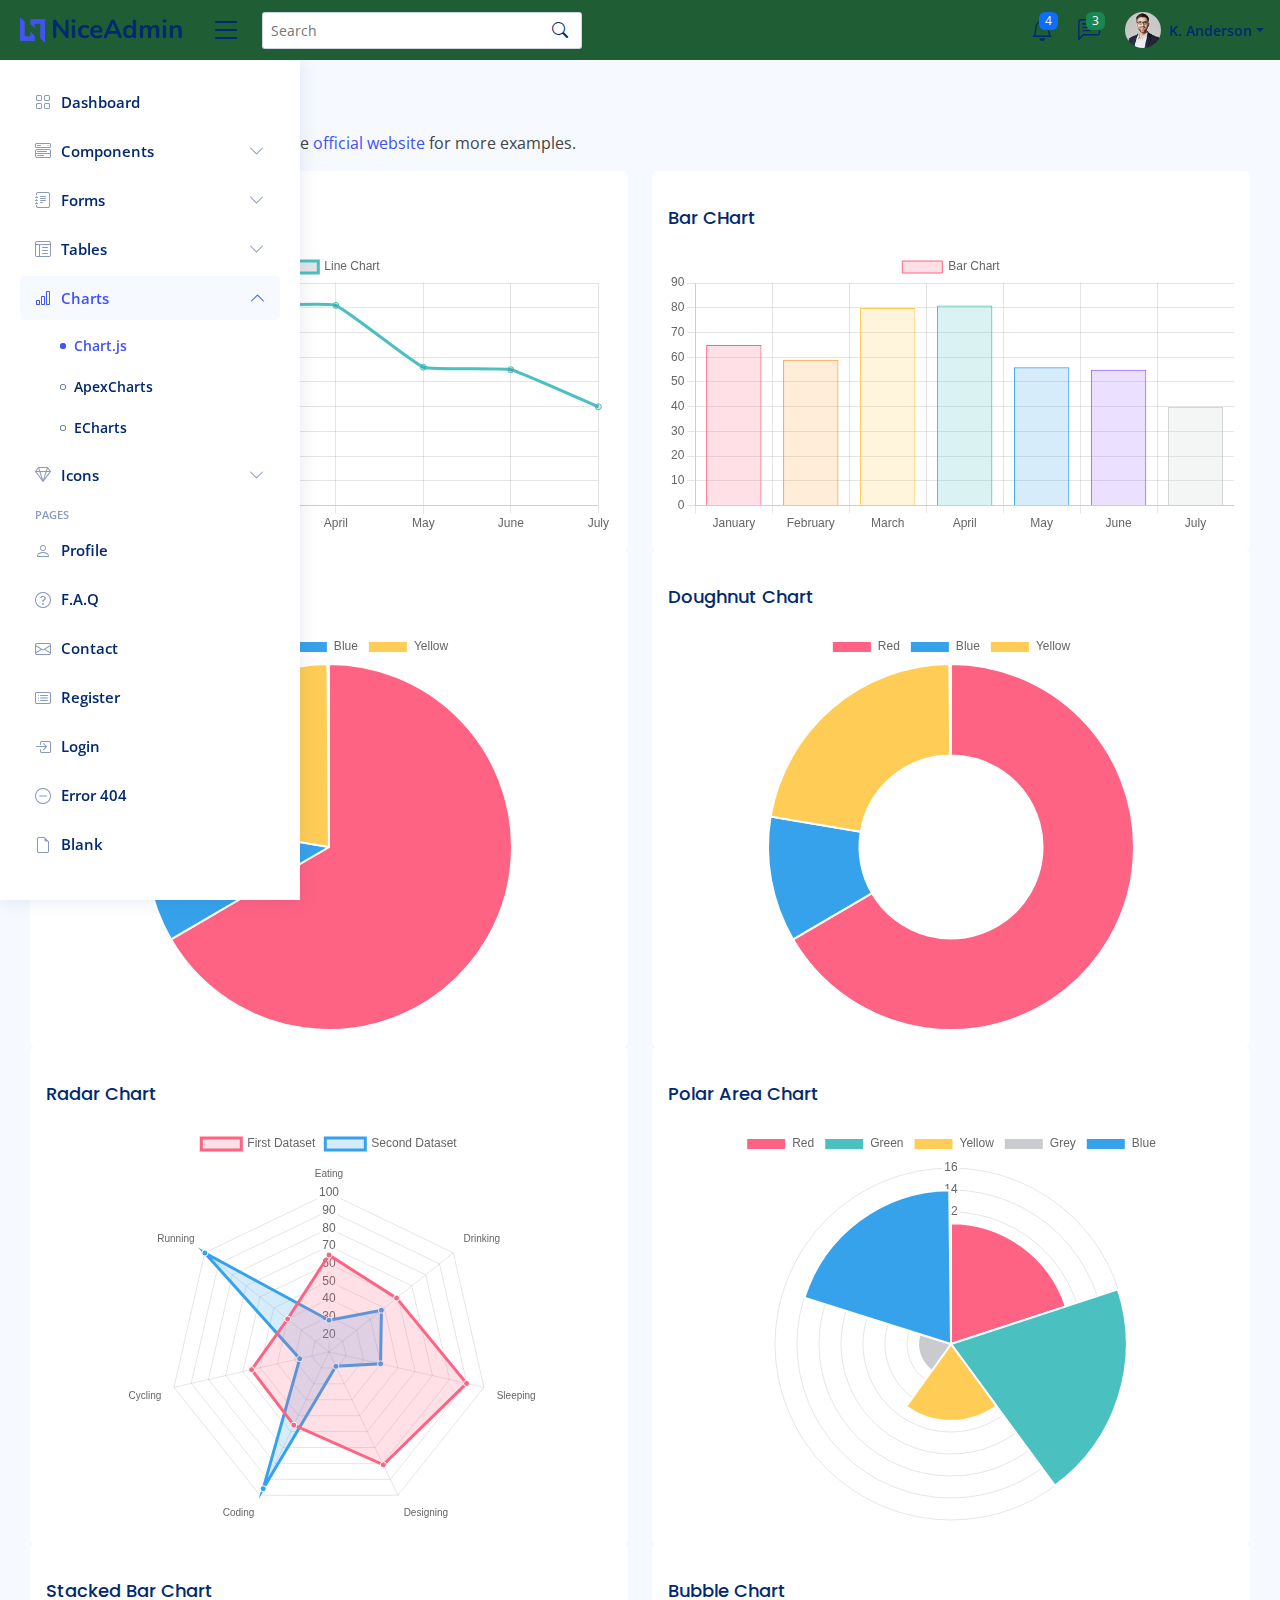
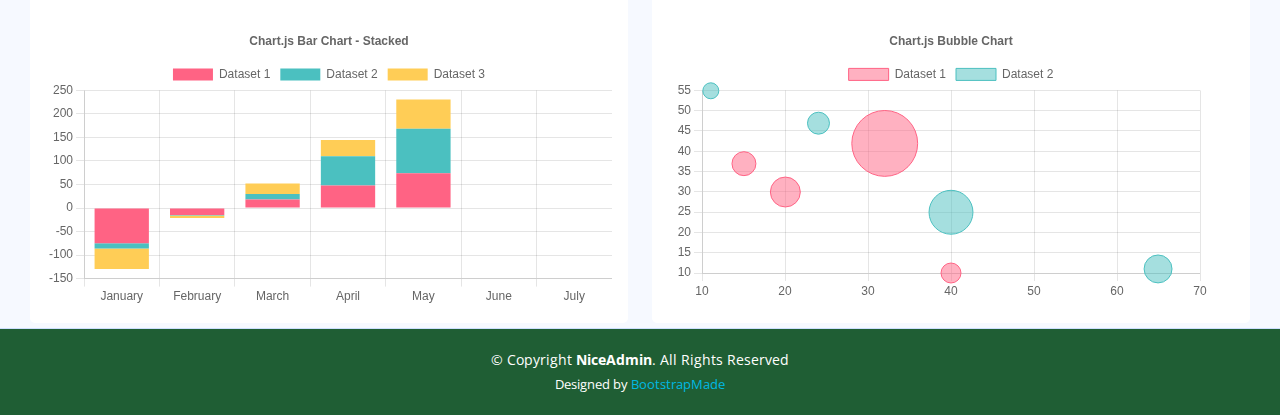
<file: app/charts-chartjs.html>
<!DOCTYPE html>
<html lang="en">

<head>
  <meta charset="utf-8">
  <meta content="width=device-width, initial-scale=1.0" name="viewport">

  <title>Charts / Chart.js - NiceAdmin Bootstrap Template</title>
  <meta content="" name="description">
  <meta content="" name="keywords">

  <!-- Favicons -->
  <link href="assets/img/favicon.png" rel="icon">
  <link href="assets/img/apple-touch-icon.png" rel="apple-touch-icon">

  <!-- Google Fonts -->
  <link href="https://fonts.gstatic.com" rel="preconnect">
  <link href="https://fonts.googleapis.com/css?family=Open+Sans:300,300i,400,400i,600,600i,700,700i|Nunito:300,300i,400,400i,600,600i,700,700i|Poppins:300,300i,400,400i,500,500i,600,600i,700,700i" rel="stylesheet">

  <!-- Vendor CSS Files -->
  <link href="assets/vendor/bootstrap/css/bootstrap.min.css" rel="stylesheet">
  <link href="assets/vendor/bootstrap-icons/bootstrap-icons.css" rel="stylesheet">
  <link href="assets/vendor/boxicons/css/boxicons.min.css" rel="stylesheet">
  <link href="assets/vendor/quill/quill.snow.css" rel="stylesheet">
  <link href="assets/vendor/quill/quill.bubble.css" rel="stylesheet">
  <link href="assets/vendor/remixicon/remixicon.css" rel="stylesheet">
  <link href="assets/vendor/simple-datatables/style.css" rel="stylesheet">

  <!-- Template Main CSS File -->
  <link href="assets/css/style.css" rel="stylesheet">

  <!-- =======================================================
  * Template Name: NiceAdmin
  * Updated: Mar 10 2024 with Bootstrap v5.3.3
  * Template URL: https://bootstrapmade.com/nice-admin-bootstrap-admin-html-template/
  * Author: BootstrapMade.com
  * License: https://bootstrapmade.com/license/
  ======================================================== -->
</head>

<body>

  <!-- ======= Header ======= -->
  <header id="header" class="header fixed-top d-flex align-items-center">

    <div class="d-flex align-items-center justify-content-between">
      <a href="index.html" class="logo d-flex align-items-center">
        <img src="assets/img/logo.png" alt="">
        <span class="d-none d-lg-block">NiceAdmin</span>
      </a>
      <i class="bi bi-list toggle-sidebar-btn"></i>
    </div><!-- End Logo -->

    <div class="search-bar">
      <form class="search-form d-flex align-items-center" method="POST" action="#">
        <input type="text" name="query" placeholder="Search" title="Enter search keyword">
        <button type="submit" title="Search"><i class="bi bi-search"></i></button>
      </form>
    </div><!-- End Search Bar -->

    <nav class="header-nav ms-auto">
      <ul class="d-flex align-items-center">

        <li class="nav-item d-block d-lg-none">
          <a class="nav-link nav-icon search-bar-toggle " href="#">
            <i class="bi bi-search"></i>
          </a>
        </li><!-- End Search Icon-->

        <li class="nav-item dropdown">

          <a class="nav-link nav-icon" href="#" data-bs-toggle="dropdown">
            <i class="bi bi-bell"></i>
            <span class="badge bg-primary badge-number">4</span>
          </a><!-- End Notification Icon -->

          <ul class="dropdown-menu dropdown-menu-end dropdown-menu-arrow notifications">
            <li class="dropdown-header">
              You have 4 new notifications
              <a href="#"><span class="badge rounded-pill bg-primary p-2 ms-2">View all</span></a>
            </li>
            <li>
              <hr class="dropdown-divider">
            </li>

            <li class="notification-item">
              <i class="bi bi-exclamation-circle text-warning"></i>
              <div>
                <h4>Lorem Ipsum</h4>
                <p>Quae dolorem earum veritatis oditseno</p>
                <p>30 min. ago</p>
              </div>
            </li>

            <li>
              <hr class="dropdown-divider">
            </li>

            <li class="notification-item">
              <i class="bi bi-x-circle text-danger"></i>
              <div>
                <h4>Atque rerum nesciunt</h4>
                <p>Quae dolorem earum veritatis oditseno</p>
                <p>1 hr. ago</p>
              </div>
            </li>

            <li>
              <hr class="dropdown-divider">
            </li>

            <li class="notification-item">
              <i class="bi bi-check-circle text-success"></i>
              <div>
                <h4>Sit rerum fuga</h4>
                <p>Quae dolorem earum veritatis oditseno</p>
                <p>2 hrs. ago</p>
              </div>
            </li>

            <li>
              <hr class="dropdown-divider">
            </li>

            <li class="notification-item">
              <i class="bi bi-info-circle text-primary"></i>
              <div>
                <h4>Dicta reprehenderit</h4>
                <p>Quae dolorem earum veritatis oditseno</p>
                <p>4 hrs. ago</p>
              </div>
            </li>

            <li>
              <hr class="dropdown-divider">
            </li>
            <li class="dropdown-footer">
              <a href="#">Show all notifications</a>
            </li>

          </ul><!-- End Notification Dropdown Items -->

        </li><!-- End Notification Nav -->

        <li class="nav-item dropdown">

          <a class="nav-link nav-icon" href="#" data-bs-toggle="dropdown">
            <i class="bi bi-chat-left-text"></i>
            <span class="badge bg-success badge-number">3</span>
          </a><!-- End Messages Icon -->

          <ul class="dropdown-menu dropdown-menu-end dropdown-menu-arrow messages">
            <li class="dropdown-header">
              You have 3 new messages
              <a href="#"><span class="badge rounded-pill bg-primary p-2 ms-2">View all</span></a>
            </li>
            <li>
              <hr class="dropdown-divider">
            </li>

            <li class="message-item">
              <a href="#">
                <img src="assets/img/messages-1.jpg" alt="" class="rounded-circle">
                <div>
                  <h4>Maria Hudson</h4>
                  <p>Velit asperiores et ducimus soluta repudiandae labore officia est ut...</p>
                  <p>4 hrs. ago</p>
                </div>
              </a>
            </li>
            <li>
              <hr class="dropdown-divider">
            </li>

            <li class="message-item">
              <a href="#">
                <img src="assets/img/messages-2.jpg" alt="" class="rounded-circle">
                <div>
                  <h4>Anna Nelson</h4>
                  <p>Velit asperiores et ducimus soluta repudiandae labore officia est ut...</p>
                  <p>6 hrs. ago</p>
                </div>
              </a>
            </li>
            <li>
              <hr class="dropdown-divider">
            </li>

            <li class="message-item">
              <a href="#">
                <img src="assets/img/messages-3.jpg" alt="" class="rounded-circle">
                <div>
                  <h4>David Muldon</h4>
                  <p>Velit asperiores et ducimus soluta repudiandae labore officia est ut...</p>
                  <p>8 hrs. ago</p>
                </div>
              </a>
            </li>
            <li>
              <hr class="dropdown-divider">
            </li>

            <li class="dropdown-footer">
              <a href="#">Show all messages</a>
            </li>

          </ul><!-- End Messages Dropdown Items -->

        </li><!-- End Messages Nav -->

        <li class="nav-item dropdown pe-3">

          <a class="nav-link nav-profile d-flex align-items-center pe-0" href="#" data-bs-toggle="dropdown">
            <img src="assets/img/profile-img.jpg" alt="Profile" class="rounded-circle">
            <span class="d-none d-md-block dropdown-toggle ps-2">K. Anderson</span>
          </a><!-- End Profile Iamge Icon -->

          <ul class="dropdown-menu dropdown-menu-end dropdown-menu-arrow profile">
            <li class="dropdown-header">
              <h6>Kevin Anderson</h6>
              <span>Web Designer</span>
            </li>
            <li>
              <hr class="dropdown-divider">
            </li>

            <li>
              <a class="dropdown-item d-flex align-items-center" href="users-profile.html">
                <i class="bi bi-person"></i>
                <span>My Profile</span>
              </a>
            </li>
            <li>
              <hr class="dropdown-divider">
            </li>

            <li>
              <a class="dropdown-item d-flex align-items-center" href="users-profile.html">
                <i class="bi bi-gear"></i>
                <span>Account Settings</span>
              </a>
            </li>
            <li>
              <hr class="dropdown-divider">
            </li>

            <li>
              <a class="dropdown-item d-flex align-items-center" href="pages-faq.html">
                <i class="bi bi-question-circle"></i>
                <span>Need Help?</span>
              </a>
            </li>
            <li>
              <hr class="dropdown-divider">
            </li>

            <li>
              <a class="dropdown-item d-flex align-items-center" href="#">
                <i class="bi bi-box-arrow-right"></i>
                <span>Sign Out</span>
              </a>
            </li>

          </ul><!-- End Profile Dropdown Items -->
        </li><!-- End Profile Nav -->

      </ul>
    </nav><!-- End Icons Navigation -->

  </header><!-- End Header -->

  <!-- ======= Sidebar ======= -->
  <aside id="sidebar" class="sidebar">

    <ul class="sidebar-nav" id="sidebar-nav">

      <li class="nav-item">
        <a class="nav-link collapsed" href="index.html">
          <i class="bi bi-grid"></i>
          <span>Dashboard</span>
        </a>
      </li><!-- End Dashboard Nav -->

      <li class="nav-item">
        <a class="nav-link collapsed" data-bs-target="#components-nav" data-bs-toggle="collapse" href="#">
          <i class="bi bi-menu-button-wide"></i><span>Components</span><i class="bi bi-chevron-down ms-auto"></i>
        </a>
        <ul id="components-nav" class="nav-content collapse " data-bs-parent="#sidebar-nav">
          <li>
            <a href="components-alerts.html">
              <i class="bi bi-circle"></i><span>Alerts</span>
            </a>
          </li>
          <li>
            <a href="components-accordion.html">
              <i class="bi bi-circle"></i><span>Accordion</span>
            </a>
          </li>
          <li>
            <a href="components-badges.html">
              <i class="bi bi-circle"></i><span>Badges</span>
            </a>
          </li>
          <li>
            <a href="components-breadcrumbs.html">
              <i class="bi bi-circle"></i><span>Breadcrumbs</span>
            </a>
          </li>
          <li>
            <a href="components-buttons.html">
              <i class="bi bi-circle"></i><span>Buttons</span>
            </a>
          </li>
          <li>
            <a href="components-cards.html">
              <i class="bi bi-circle"></i><span>Cards</span>
            </a>
          </li>
          <li>
            <a href="components-carousel.html">
              <i class="bi bi-circle"></i><span>Carousel</span>
            </a>
          </li>
          <li>
            <a href="components-list-group.html">
              <i class="bi bi-circle"></i><span>List group</span>
            </a>
          </li>
          <li>
            <a href="components-modal.html">
              <i class="bi bi-circle"></i><span>Modal</span>
            </a>
          </li>
          <li>
            <a href="components-tabs.html">
              <i class="bi bi-circle"></i><span>Tabs</span>
            </a>
          </li>
          <li>
            <a href="components-pagination.html">
              <i class="bi bi-circle"></i><span>Pagination</span>
            </a>
          </li>
          <li>
            <a href="components-progress.html">
              <i class="bi bi-circle"></i><span>Progress</span>
            </a>
          </li>
          <li>
            <a href="components-spinners.html">
              <i class="bi bi-circle"></i><span>Spinners</span>
            </a>
          </li>
          <li>
            <a href="components-tooltips.html">
              <i class="bi bi-circle"></i><span>Tooltips</span>
            </a>
          </li>
        </ul>
      </li><!-- End Components Nav -->

      <li class="nav-item">
        <a class="nav-link collapsed" data-bs-target="#forms-nav" data-bs-toggle="collapse" href="#">
          <i class="bi bi-journal-text"></i><span>Forms</span><i class="bi bi-chevron-down ms-auto"></i>
        </a>
        <ul id="forms-nav" class="nav-content collapse " data-bs-parent="#sidebar-nav">
          <li>
            <a href="forms-elements.html">
              <i class="bi bi-circle"></i><span>Form Elements</span>
            </a>
          </li>
          <li>
            <a href="forms-layouts.html">
              <i class="bi bi-circle"></i><span>Form Layouts</span>
            </a>
          </li>
          <li>
            <a href="forms-editors.html">
              <i class="bi bi-circle"></i><span>Form Editors</span>
            </a>
          </li>
          <li>
            <a href="forms-validation.html">
              <i class="bi bi-circle"></i><span>Form Validation</span>
            </a>
          </li>
        </ul>
      </li><!-- End Forms Nav -->

      <li class="nav-item">
        <a class="nav-link collapsed" data-bs-target="#tables-nav" data-bs-toggle="collapse" href="#">
          <i class="bi bi-layout-text-window-reverse"></i><span>Tables</span><i class="bi bi-chevron-down ms-auto"></i>
        </a>
        <ul id="tables-nav" class="nav-content collapse " data-bs-parent="#sidebar-nav">
          <li>
            <a href="tables-general.html">
              <i class="bi bi-circle"></i><span>General Tables</span>
            </a>
          </li>
          <li>
            <a href="tables-data.html">
              <i class="bi bi-circle"></i><span>Data Tables</span>
            </a>
          </li>
        </ul>
      </li><!-- End Tables Nav -->

      <li class="nav-item">
        <a class="nav-link " data-bs-target="#charts-nav" data-bs-toggle="collapse" href="#">
          <i class="bi bi-bar-chart"></i><span>Charts</span><i class="bi bi-chevron-down ms-auto"></i>
        </a>
        <ul id="charts-nav" class="nav-content collapse show" data-bs-parent="#sidebar-nav">
          <li>
            <a href="charts-chartjs.html" class="active">
              <i class="bi bi-circle"></i><span>Chart.js</span>
            </a>
          </li>
          <li>
            <a href="charts-apexcharts.html">
              <i class="bi bi-circle"></i><span>ApexCharts</span>
            </a>
          </li>
          <li>
            <a href="charts-echarts.html">
              <i class="bi bi-circle"></i><span>ECharts</span>
            </a>
          </li>
        </ul>
      </li><!-- End Charts Nav -->

      <li class="nav-item">
        <a class="nav-link collapsed" data-bs-target="#icons-nav" data-bs-toggle="collapse" href="#">
          <i class="bi bi-gem"></i><span>Icons</span><i class="bi bi-chevron-down ms-auto"></i>
        </a>
        <ul id="icons-nav" class="nav-content collapse " data-bs-parent="#sidebar-nav">
          <li>
            <a href="icons-bootstrap.html">
              <i class="bi bi-circle"></i><span>Bootstrap Icons</span>
            </a>
          </li>
          <li>
            <a href="icons-remix.html">
              <i class="bi bi-circle"></i><span>Remix Icons</span>
            </a>
          </li>
          <li>
            <a href="icons-boxicons.html">
              <i class="bi bi-circle"></i><span>Boxicons</span>
            </a>
          </li>
        </ul>
      </li><!-- End Icons Nav -->

      <li class="nav-heading">Pages</li>

      <li class="nav-item">
        <a class="nav-link collapsed" href="users-profile.html">
          <i class="bi bi-person"></i>
          <span>Profile</span>
        </a>
      </li><!-- End Profile Page Nav -->

      <li class="nav-item">
        <a class="nav-link collapsed" href="pages-faq.html">
          <i class="bi bi-question-circle"></i>
          <span>F.A.Q</span>
        </a>
      </li><!-- End F.A.Q Page Nav -->

      <li class="nav-item">
        <a class="nav-link collapsed" href="pages-contact.html">
          <i class="bi bi-envelope"></i>
          <span>Contact</span>
        </a>
      </li><!-- End Contact Page Nav -->

      <li class="nav-item">
        <a class="nav-link collapsed" href="pages-register.html">
          <i class="bi bi-card-list"></i>
          <span>Register</span>
        </a>
      </li><!-- End Register Page Nav -->

      <li class="nav-item">
        <a class="nav-link collapsed" href="pages-login.html">
          <i class="bi bi-box-arrow-in-right"></i>
          <span>Login</span>
        </a>
      </li><!-- End Login Page Nav -->

      <li class="nav-item">
        <a class="nav-link collapsed" href="pages-error-404.html">
          <i class="bi bi-dash-circle"></i>
          <span>Error 404</span>
        </a>
      </li><!-- End Error 404 Page Nav -->

      <li class="nav-item">
        <a class="nav-link collapsed" href="pages-blank.html">
          <i class="bi bi-file-earmark"></i>
          <span>Blank</span>
        </a>
      </li><!-- End Blank Page Nav -->

    </ul>

  </aside><!-- End Sidebar-->

  <main id="main" class="main">

    <div class="pagetitle">
      <h1>Chart.js</h1>
      <nav>
        <ol class="breadcrumb">
          <li class="breadcrumb-item"><a href="index.html">Home</a></li>
          <li class="breadcrumb-item">Charts</li>
          <li class="breadcrumb-item active">Chart.js</li>
        </ol>
      </nav>
    </div><!-- End Page Title -->

    <p>Chart.JS Examples. You can check the <a href="https://www.chartjs.org/docs/latest/samples/" target="_blank">official website</a> for more examples.</p>

    <section class="section">
      <div class="row">

        <div class="col-lg-6">
          <div class="card">
            <div class="card-body">
              <h5 class="card-title">Line Chart</h5>

              <!-- Line Chart -->
              <canvas id="lineChart" style="max-height: 400px;"></canvas>
              <script>
                document.addEventListener("DOMContentLoaded", () => {
                  new Chart(document.querySelector('#lineChart'), {
                    type: 'line',
                    data: {
                      labels: ['January', 'February', 'March', 'April', 'May', 'June', 'July'],
                      datasets: [{
                        label: 'Line Chart',
                        data: [65, 59, 80, 81, 56, 55, 40],
                        fill: false,
                        borderColor: 'rgb(75, 192, 192)',
                        tension: 0.1
                      }]
                    },
                    options: {
                      scales: {
                        y: {
                          beginAtZero: true
                        }
                      }
                    }
                  });
                });
              </script>
              <!-- End Line CHart -->

            </div>
          </div>
        </div>

        <div class="col-lg-6">
          <div class="card">
            <div class="card-body">
              <h5 class="card-title">Bar CHart</h5>

              <!-- Bar Chart -->
              <canvas id="barChart" style="max-height: 400px;"></canvas>
              <script>
                document.addEventListener("DOMContentLoaded", () => {
                  new Chart(document.querySelector('#barChart'), {
                    type: 'bar',
                    data: {
                      labels: ['January', 'February', 'March', 'April', 'May', 'June', 'July'],
                      datasets: [{
                        label: 'Bar Chart',
                        data: [65, 59, 80, 81, 56, 55, 40],
                        backgroundColor: [
                          'rgba(255, 99, 132, 0.2)',
                          'rgba(255, 159, 64, 0.2)',
                          'rgba(255, 205, 86, 0.2)',
                          'rgba(75, 192, 192, 0.2)',
                          'rgba(54, 162, 235, 0.2)',
                          'rgba(153, 102, 255, 0.2)',
                          'rgba(201, 203, 207, 0.2)'
                        ],
                        borderColor: [
                          'rgb(255, 99, 132)',
                          'rgb(255, 159, 64)',
                          'rgb(255, 205, 86)',
                          'rgb(75, 192, 192)',
                          'rgb(54, 162, 235)',
                          'rgb(153, 102, 255)',
                          'rgb(201, 203, 207)'
                        ],
                        borderWidth: 1
                      }]
                    },
                    options: {
                      scales: {
                        y: {
                          beginAtZero: true
                        }
                      }
                    }
                  });
                });
              </script>
              <!-- End Bar CHart -->

            </div>
          </div>
        </div>

        <div class="col-lg-6">
          <div class="card">
            <div class="card-body">
              <h5 class="card-title">Pie Chart</h5>

              <!-- Pie Chart -->
              <canvas id="pieChart" style="max-height: 400px;"></canvas>
              <script>
                document.addEventListener("DOMContentLoaded", () => {
                  new Chart(document.querySelector('#pieChart'), {
                    type: 'pie',
                    data: {
                      labels: [
                        'Red',
                        'Blue',
                        'Yellow'
                      ],
                      datasets: [{
                        label: 'My First Dataset',
                        data: [300, 50, 100],
                        backgroundColor: [
                          'rgb(255, 99, 132)',
                          'rgb(54, 162, 235)',
                          'rgb(255, 205, 86)'
                        ],
                        hoverOffset: 4
                      }]
                    }
                  });
                });
              </script>
              <!-- End Pie CHart -->

            </div>
          </div>
        </div>

        <div class="col-lg-6">
          <div class="card">
            <div class="card-body">
              <h5 class="card-title">Doughnut Chart</h5>

              <!-- Doughnut Chart -->
              <canvas id="doughnutChart" style="max-height: 400px;"></canvas>
              <script>
                document.addEventListener("DOMContentLoaded", () => {
                  new Chart(document.querySelector('#doughnutChart'), {
                    type: 'doughnut',
                    data: {
                      labels: [
                        'Red',
                        'Blue',
                        'Yellow'
                      ],
                      datasets: [{
                        label: 'My First Dataset',
                        data: [300, 50, 100],
                        backgroundColor: [
                          'rgb(255, 99, 132)',
                          'rgb(54, 162, 235)',
                          'rgb(255, 205, 86)'
                        ],
                        hoverOffset: 4
                      }]
                    }
                  });
                });
              </script>
              <!-- End Doughnut CHart -->

            </div>
          </div>
        </div>

        <div class="col-lg-6">
          <div class="card">
            <div class="card-body">
              <h5 class="card-title">Radar Chart</h5>

              <!-- Radar Chart -->
              <canvas id="radarChart" style="max-height: 400px;"></canvas>
              <script>
                document.addEventListener("DOMContentLoaded", () => {
                  new Chart(document.querySelector('#radarChart'), {
                    type: 'radar',
                    data: {
                      labels: [
                        'Eating',
                        'Drinking',
                        'Sleeping',
                        'Designing',
                        'Coding',
                        'Cycling',
                        'Running'
                      ],
                      datasets: [{
                        label: 'First Dataset',
                        data: [65, 59, 90, 81, 56, 55, 40],
                        fill: true,
                        backgroundColor: 'rgba(255, 99, 132, 0.2)',
                        borderColor: 'rgb(255, 99, 132)',
                        pointBackgroundColor: 'rgb(255, 99, 132)',
                        pointBorderColor: '#fff',
                        pointHoverBackgroundColor: '#fff',
                        pointHoverBorderColor: 'rgb(255, 99, 132)'
                      }, {
                        label: 'Second Dataset',
                        data: [28, 48, 40, 19, 96, 27, 100],
                        fill: true,
                        backgroundColor: 'rgba(54, 162, 235, 0.2)',
                        borderColor: 'rgb(54, 162, 235)',
                        pointBackgroundColor: 'rgb(54, 162, 235)',
                        pointBorderColor: '#fff',
                        pointHoverBackgroundColor: '#fff',
                        pointHoverBorderColor: 'rgb(54, 162, 235)'
                      }]
                    },
                    options: {
                      elements: {
                        line: {
                          borderWidth: 3
                        }
                      }
                    }
                  });
                });
              </script>
              <!-- End Radar CHart -->

            </div>
          </div>
        </div>

        <div class="col-lg-6">
          <div class="card">
            <div class="card-body">
              <h5 class="card-title">Polar Area Chart</h5>

              <!-- Polar Area Chart -->
              <canvas id="polarAreaChart" style="max-height: 400px;"></canvas>
              <script>
                document.addEventListener("DOMContentLoaded", () => {
                  new Chart(document.querySelector('#polarAreaChart'), {
                    type: 'polarArea',
                    data: {
                      labels: [
                        'Red',
                        'Green',
                        'Yellow',
                        'Grey',
                        'Blue'
                      ],
                      datasets: [{
                        label: 'My First Dataset',
                        data: [11, 16, 7, 3, 14],
                        backgroundColor: [
                          'rgb(255, 99, 132)',
                          'rgb(75, 192, 192)',
                          'rgb(255, 205, 86)',
                          'rgb(201, 203, 207)',
                          'rgb(54, 162, 235)'
                        ]
                      }]
                    }
                  });
                });
              </script>
              <!-- End Polar Area Chart -->

            </div>
          </div>
        </div>

        <div class="col-lg-6">
          <div class="card">
            <div class="card-body">
              <h5 class="card-title">Stacked Bar Chart</h5>

              <!-- Stacked Bar Chart -->
              <canvas id="stakedBarChart" style="max-height: 400px;"></canvas>
              <script>
                document.addEventListener("DOMContentLoaded", () => {
                  new Chart(document.querySelector('#stakedBarChart'), {
                    type: 'bar',
                    data: {
                      labels: ['January', 'February', 'March', 'April', 'May', 'June', 'July'],
                      datasets: [{
                          label: 'Dataset 1',
                          data: [-75, -15, 18, 48, 74],
                          backgroundColor: 'rgb(255, 99, 132)',
                        },
                        {
                          label: 'Dataset 2',
                          data: [-11, -1, 12, 62, 95],
                          backgroundColor: 'rgb(75, 192, 192)',
                        },
                        {
                          label: 'Dataset 3',
                          data: [-44, -5, 22, 35, 62],
                          backgroundColor: 'rgb(255, 205, 86)',
                        },
                      ]
                    },
                    options: {
                      plugins: {
                        title: {
                          display: true,
                          text: 'Chart.js Bar Chart - Stacked'
                        },
                      },
                      responsive: true,
                      scales: {
                        x: {
                          stacked: true,
                        },
                        y: {
                          stacked: true
                        }
                      }
                    }
                  });
                });
              </script>
              <!-- End Stacked Bar Chart -->

            </div>
          </div>
        </div>

        <div class="col-lg-6">
          <div class="card">
            <div class="card-body">
              <h5 class="card-title">Bubble Chart</h5>

              <!-- Bubble Chart -->
              <canvas id="bubbleChart" style="max-height: 400px;"></canvas>
              <script>
                document.addEventListener("DOMContentLoaded", () => {
                  new Chart(document.querySelector('#bubbleChart'), {
                    type: 'bubble',
                    data: {
                      labels: ['January', 'February', 'March', 'April', 'May', 'June', 'July'],
                      datasets: [{
                          label: 'Dataset 1',
                          data: [{
                              x: 20,
                              y: 30,
                              r: 15
                            },
                            {
                              x: 40,
                              y: 10,
                              r: 10
                            },
                            {
                              x: 15,
                              y: 37,
                              r: 12
                            },
                            {
                              x: 32,
                              y: 42,
                              r: 33
                            }
                          ],
                          borderColor: 'rgb(255, 99, 132)',
                          backgroundColor: 'rgba(255, 99, 132, 0.5)'
                        },
                        {
                          label: 'Dataset 2',
                          data: [{
                              x: 40,
                              y: 25,
                              r: 22
                            },
                            {
                              x: 24,
                              y: 47,
                              r: 11
                            },
                            {
                              x: 65,
                              y: 11,
                              r: 14
                            },
                            {
                              x: 11,
                              y: 55,
                              r: 8
                            }
                          ],
                          borderColor: 'rgb(75, 192, 192)',
                          backgroundColor: 'rgba(75, 192, 192, 0.5)'
                        }
                      ]
                    },
                    options: {
                      responsive: true,
                      plugins: {
                        legend: {
                          position: 'top',
                        },
                        title: {
                          display: true,
                          text: 'Chart.js Bubble Chart'
                        }
                      }
                    }
                  });
                });
              </script>
              <!-- End Bubble Chart -->

            </div>
          </div>
        </div>

      </div>
    </section>

  </main><!-- End #main -->

  <!-- ======= Footer ======= -->
  <footer id="footer" class="footer">
    <div class="copyright">
      &copy; Copyright <strong><span>NiceAdmin</span></strong>. All Rights Reserved
    </div>
    <div class="credits">
      <!-- All the links in the footer should remain intact. -->
      <!-- You can delete the links only if you purchased the pro version. -->
      <!-- Licensing information: https://bootstrapmade.com/license/ -->
      <!-- Purchase the pro version with working PHP/AJAX contact form: https://bootstrapmade.com/nice-admin-bootstrap-admin-html-template/ -->
      Designed by <a href="https://bootstrapmade.com/">BootstrapMade</a>
    </div>
  </footer><!-- End Footer -->

  <a href="#" class="back-to-top d-flex align-items-center justify-content-center"><i class="bi bi-arrow-up-short"></i></a>

  <!-- Vendor JS Files -->
  <script src="assets/vendor/apexcharts/apexcharts.min.js"></script>
  <script src="assets/vendor/bootstrap/js/bootstrap.bundle.min.js"></script>
  <script src="assets/vendor/chart.js/chart.umd.js"></script>
  <script src="assets/vendor/echarts/echarts.min.js"></script>
  <script src="assets/vendor/quill/quill.min.js"></script>
  <script src="assets/vendor/simple-datatables/simple-datatables.js"></script>
  <script src="assets/vendor/tinymce/tinymce.min.js"></script>
  <script src="assets/vendor/php-email-form/validate.js"></script>

  <!-- Template Main JS File -->
  <script src="assets/js/main.js"></script>

</body>

</html>
</file>
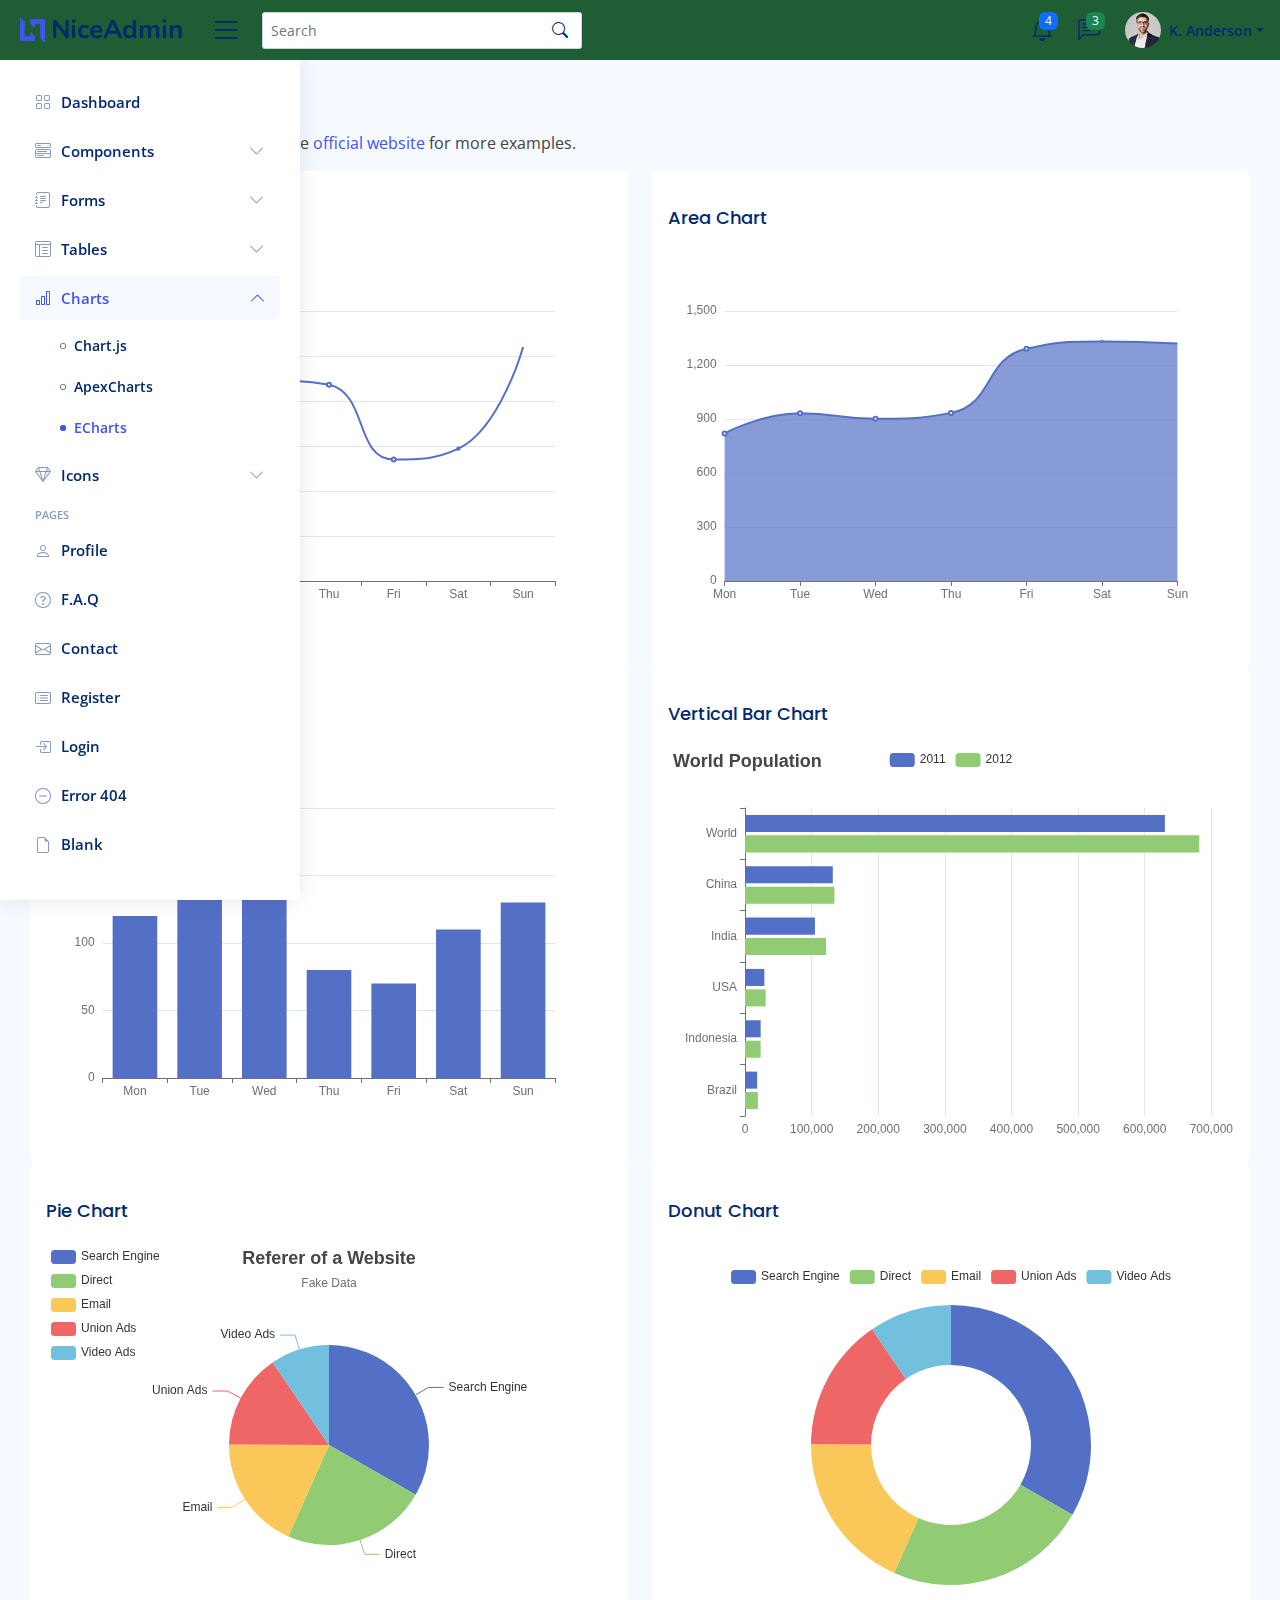
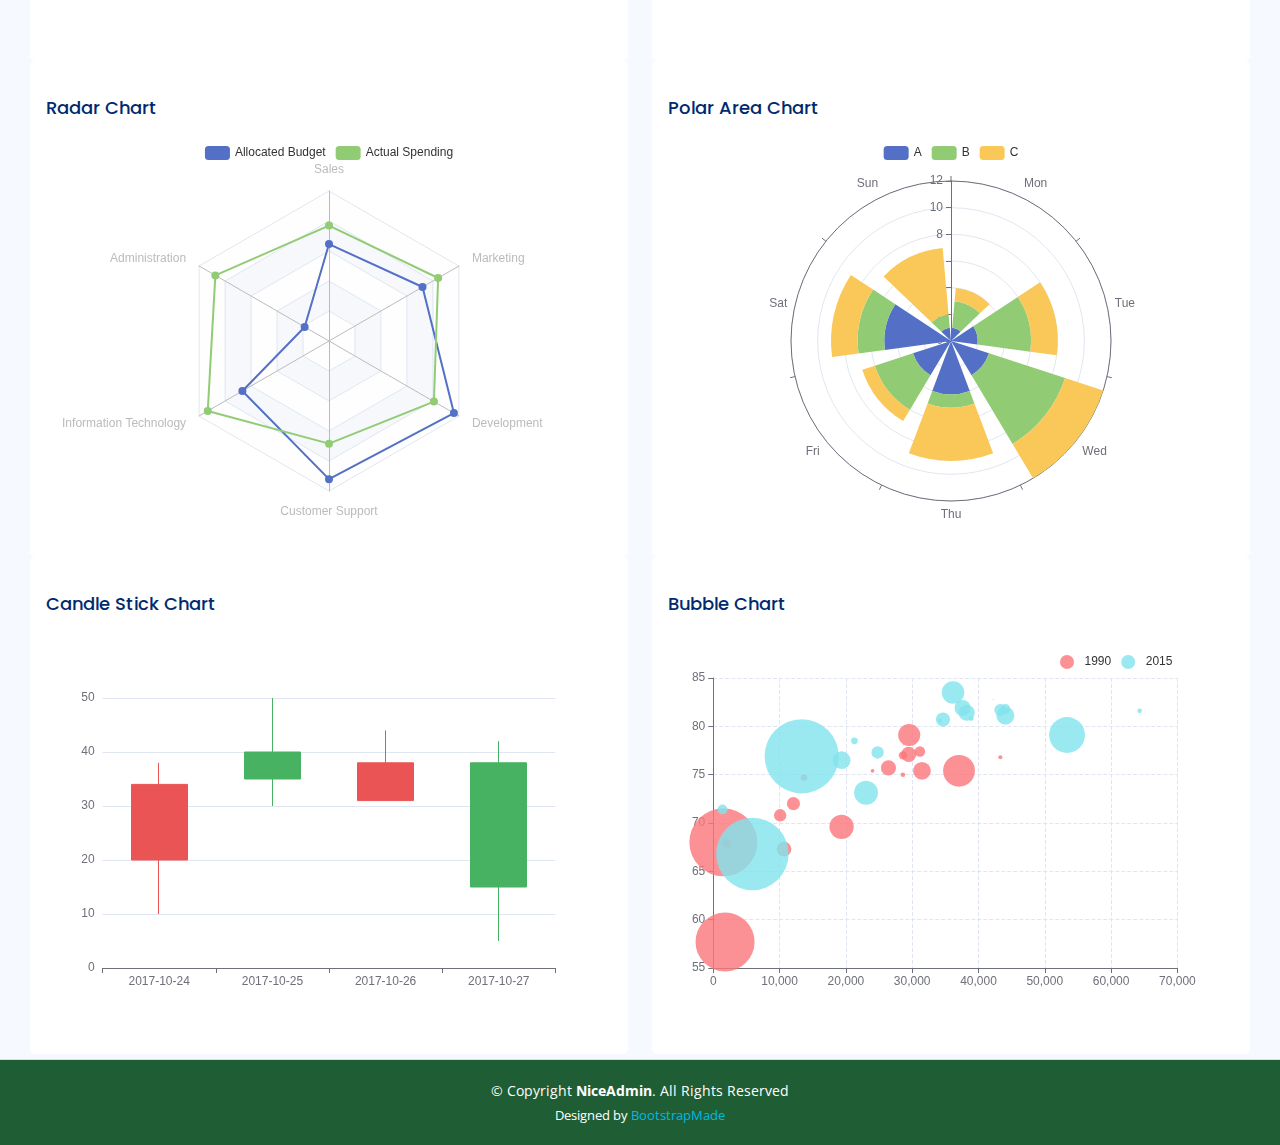
<file: app/charts-echarts.html>
<!DOCTYPE html>
<html lang="en">

<head>
  <meta charset="utf-8">
  <meta content="width=device-width, initial-scale=1.0" name="viewport">

  <title>Charts / ECharts - NiceAdmin Bootstrap Template</title>
  <meta content="" name="description">
  <meta content="" name="keywords">

  <!-- Favicons -->
  <link href="assets/img/favicon.png" rel="icon">
  <link href="assets/img/apple-touch-icon.png" rel="apple-touch-icon">

  <!-- Google Fonts -->
  <link href="https://fonts.gstatic.com" rel="preconnect">
  <link href="https://fonts.googleapis.com/css?family=Open+Sans:300,300i,400,400i,600,600i,700,700i|Nunito:300,300i,400,400i,600,600i,700,700i|Poppins:300,300i,400,400i,500,500i,600,600i,700,700i" rel="stylesheet">

  <!-- Vendor CSS Files -->
  <link href="assets/vendor/bootstrap/css/bootstrap.min.css" rel="stylesheet">
  <link href="assets/vendor/bootstrap-icons/bootstrap-icons.css" rel="stylesheet">
  <link href="assets/vendor/boxicons/css/boxicons.min.css" rel="stylesheet">
  <link href="assets/vendor/quill/quill.snow.css" rel="stylesheet">
  <link href="assets/vendor/quill/quill.bubble.css" rel="stylesheet">
  <link href="assets/vendor/remixicon/remixicon.css" rel="stylesheet">
  <link href="assets/vendor/simple-datatables/style.css" rel="stylesheet">

  <!-- Template Main CSS File -->
  <link href="assets/css/style.css" rel="stylesheet">

  <!-- =======================================================
  * Template Name: NiceAdmin
  * Updated: Mar 10 2024 with Bootstrap v5.3.3
  * Template URL: https://bootstrapmade.com/nice-admin-bootstrap-admin-html-template/
  * Author: BootstrapMade.com
  * License: https://bootstrapmade.com/license/
  ======================================================== -->
</head>

<body>

  <!-- ======= Header ======= -->
  <header id="header" class="header fixed-top d-flex align-items-center">

    <div class="d-flex align-items-center justify-content-between">
      <a href="index.html" class="logo d-flex align-items-center">
        <img src="assets/img/logo.png" alt="">
        <span class="d-none d-lg-block">NiceAdmin</span>
      </a>
      <i class="bi bi-list toggle-sidebar-btn"></i>
    </div><!-- End Logo -->

    <div class="search-bar">
      <form class="search-form d-flex align-items-center" method="POST" action="#">
        <input type="text" name="query" placeholder="Search" title="Enter search keyword">
        <button type="submit" title="Search"><i class="bi bi-search"></i></button>
      </form>
    </div><!-- End Search Bar -->

    <nav class="header-nav ms-auto">
      <ul class="d-flex align-items-center">

        <li class="nav-item d-block d-lg-none">
          <a class="nav-link nav-icon search-bar-toggle " href="#">
            <i class="bi bi-search"></i>
          </a>
        </li><!-- End Search Icon-->

        <li class="nav-item dropdown">

          <a class="nav-link nav-icon" href="#" data-bs-toggle="dropdown">
            <i class="bi bi-bell"></i>
            <span class="badge bg-primary badge-number">4</span>
          </a><!-- End Notification Icon -->

          <ul class="dropdown-menu dropdown-menu-end dropdown-menu-arrow notifications">
            <li class="dropdown-header">
              You have 4 new notifications
              <a href="#"><span class="badge rounded-pill bg-primary p-2 ms-2">View all</span></a>
            </li>
            <li>
              <hr class="dropdown-divider">
            </li>

            <li class="notification-item">
              <i class="bi bi-exclamation-circle text-warning"></i>
              <div>
                <h4>Lorem Ipsum</h4>
                <p>Quae dolorem earum veritatis oditseno</p>
                <p>30 min. ago</p>
              </div>
            </li>

            <li>
              <hr class="dropdown-divider">
            </li>

            <li class="notification-item">
              <i class="bi bi-x-circle text-danger"></i>
              <div>
                <h4>Atque rerum nesciunt</h4>
                <p>Quae dolorem earum veritatis oditseno</p>
                <p>1 hr. ago</p>
              </div>
            </li>

            <li>
              <hr class="dropdown-divider">
            </li>

            <li class="notification-item">
              <i class="bi bi-check-circle text-success"></i>
              <div>
                <h4>Sit rerum fuga</h4>
                <p>Quae dolorem earum veritatis oditseno</p>
                <p>2 hrs. ago</p>
              </div>
            </li>

            <li>
              <hr class="dropdown-divider">
            </li>

            <li class="notification-item">
              <i class="bi bi-info-circle text-primary"></i>
              <div>
                <h4>Dicta reprehenderit</h4>
                <p>Quae dolorem earum veritatis oditseno</p>
                <p>4 hrs. ago</p>
              </div>
            </li>

            <li>
              <hr class="dropdown-divider">
            </li>
            <li class="dropdown-footer">
              <a href="#">Show all notifications</a>
            </li>

          </ul><!-- End Notification Dropdown Items -->

        </li><!-- End Notification Nav -->

        <li class="nav-item dropdown">

          <a class="nav-link nav-icon" href="#" data-bs-toggle="dropdown">
            <i class="bi bi-chat-left-text"></i>
            <span class="badge bg-success badge-number">3</span>
          </a><!-- End Messages Icon -->

          <ul class="dropdown-menu dropdown-menu-end dropdown-menu-arrow messages">
            <li class="dropdown-header">
              You have 3 new messages
              <a href="#"><span class="badge rounded-pill bg-primary p-2 ms-2">View all</span></a>
            </li>
            <li>
              <hr class="dropdown-divider">
            </li>

            <li class="message-item">
              <a href="#">
                <img src="assets/img/messages-1.jpg" alt="" class="rounded-circle">
                <div>
                  <h4>Maria Hudson</h4>
                  <p>Velit asperiores et ducimus soluta repudiandae labore officia est ut...</p>
                  <p>4 hrs. ago</p>
                </div>
              </a>
            </li>
            <li>
              <hr class="dropdown-divider">
            </li>

            <li class="message-item">
              <a href="#">
                <img src="assets/img/messages-2.jpg" alt="" class="rounded-circle">
                <div>
                  <h4>Anna Nelson</h4>
                  <p>Velit asperiores et ducimus soluta repudiandae labore officia est ut...</p>
                  <p>6 hrs. ago</p>
                </div>
              </a>
            </li>
            <li>
              <hr class="dropdown-divider">
            </li>

            <li class="message-item">
              <a href="#">
                <img src="assets/img/messages-3.jpg" alt="" class="rounded-circle">
                <div>
                  <h4>David Muldon</h4>
                  <p>Velit asperiores et ducimus soluta repudiandae labore officia est ut...</p>
                  <p>8 hrs. ago</p>
                </div>
              </a>
            </li>
            <li>
              <hr class="dropdown-divider">
            </li>

            <li class="dropdown-footer">
              <a href="#">Show all messages</a>
            </li>

          </ul><!-- End Messages Dropdown Items -->

        </li><!-- End Messages Nav -->

        <li class="nav-item dropdown pe-3">

          <a class="nav-link nav-profile d-flex align-items-center pe-0" href="#" data-bs-toggle="dropdown">
            <img src="assets/img/profile-img.jpg" alt="Profile" class="rounded-circle">
            <span class="d-none d-md-block dropdown-toggle ps-2">K. Anderson</span>
          </a><!-- End Profile Iamge Icon -->

          <ul class="dropdown-menu dropdown-menu-end dropdown-menu-arrow profile">
            <li class="dropdown-header">
              <h6>Kevin Anderson</h6>
              <span>Web Designer</span>
            </li>
            <li>
              <hr class="dropdown-divider">
            </li>

            <li>
              <a class="dropdown-item d-flex align-items-center" href="users-profile.html">
                <i class="bi bi-person"></i>
                <span>My Profile</span>
              </a>
            </li>
            <li>
              <hr class="dropdown-divider">
            </li>

            <li>
              <a class="dropdown-item d-flex align-items-center" href="users-profile.html">
                <i class="bi bi-gear"></i>
                <span>Account Settings</span>
              </a>
            </li>
            <li>
              <hr class="dropdown-divider">
            </li>

            <li>
              <a class="dropdown-item d-flex align-items-center" href="pages-faq.html">
                <i class="bi bi-question-circle"></i>
                <span>Need Help?</span>
              </a>
            </li>
            <li>
              <hr class="dropdown-divider">
            </li>

            <li>
              <a class="dropdown-item d-flex align-items-center" href="#">
                <i class="bi bi-box-arrow-right"></i>
                <span>Sign Out</span>
              </a>
            </li>

          </ul><!-- End Profile Dropdown Items -->
        </li><!-- End Profile Nav -->

      </ul>
    </nav><!-- End Icons Navigation -->

  </header><!-- End Header -->

  <!-- ======= Sidebar ======= -->
  <aside id="sidebar" class="sidebar">

    <ul class="sidebar-nav" id="sidebar-nav">

      <li class="nav-item">
        <a class="nav-link collapsed" href="index.html">
          <i class="bi bi-grid"></i>
          <span>Dashboard</span>
        </a>
      </li><!-- End Dashboard Nav -->

      <li class="nav-item">
        <a class="nav-link collapsed" data-bs-target="#components-nav" data-bs-toggle="collapse" href="#">
          <i class="bi bi-menu-button-wide"></i><span>Components</span><i class="bi bi-chevron-down ms-auto"></i>
        </a>
        <ul id="components-nav" class="nav-content collapse " data-bs-parent="#sidebar-nav">
          <li>
            <a href="components-alerts.html">
              <i class="bi bi-circle"></i><span>Alerts</span>
            </a>
          </li>
          <li>
            <a href="components-accordion.html">
              <i class="bi bi-circle"></i><span>Accordion</span>
            </a>
          </li>
          <li>
            <a href="components-badges.html">
              <i class="bi bi-circle"></i><span>Badges</span>
            </a>
          </li>
          <li>
            <a href="components-breadcrumbs.html">
              <i class="bi bi-circle"></i><span>Breadcrumbs</span>
            </a>
          </li>
          <li>
            <a href="components-buttons.html">
              <i class="bi bi-circle"></i><span>Buttons</span>
            </a>
          </li>
          <li>
            <a href="components-cards.html">
              <i class="bi bi-circle"></i><span>Cards</span>
            </a>
          </li>
          <li>
            <a href="components-carousel.html">
              <i class="bi bi-circle"></i><span>Carousel</span>
            </a>
          </li>
          <li>
            <a href="components-list-group.html">
              <i class="bi bi-circle"></i><span>List group</span>
            </a>
          </li>
          <li>
            <a href="components-modal.html">
              <i class="bi bi-circle"></i><span>Modal</span>
            </a>
          </li>
          <li>
            <a href="components-tabs.html">
              <i class="bi bi-circle"></i><span>Tabs</span>
            </a>
          </li>
          <li>
            <a href="components-pagination.html">
              <i class="bi bi-circle"></i><span>Pagination</span>
            </a>
          </li>
          <li>
            <a href="components-progress.html">
              <i class="bi bi-circle"></i><span>Progress</span>
            </a>
          </li>
          <li>
            <a href="components-spinners.html">
              <i class="bi bi-circle"></i><span>Spinners</span>
            </a>
          </li>
          <li>
            <a href="components-tooltips.html">
              <i class="bi bi-circle"></i><span>Tooltips</span>
            </a>
          </li>
        </ul>
      </li><!-- End Components Nav -->

      <li class="nav-item">
        <a class="nav-link collapsed" data-bs-target="#forms-nav" data-bs-toggle="collapse" href="#">
          <i class="bi bi-journal-text"></i><span>Forms</span><i class="bi bi-chevron-down ms-auto"></i>
        </a>
        <ul id="forms-nav" class="nav-content collapse " data-bs-parent="#sidebar-nav">
          <li>
            <a href="forms-elements.html">
              <i class="bi bi-circle"></i><span>Form Elements</span>
            </a>
          </li>
          <li>
            <a href="forms-layouts.html">
              <i class="bi bi-circle"></i><span>Form Layouts</span>
            </a>
          </li>
          <li>
            <a href="forms-editors.html">
              <i class="bi bi-circle"></i><span>Form Editors</span>
            </a>
          </li>
          <li>
            <a href="forms-validation.html">
              <i class="bi bi-circle"></i><span>Form Validation</span>
            </a>
          </li>
        </ul>
      </li><!-- End Forms Nav -->

      <li class="nav-item">
        <a class="nav-link collapsed" data-bs-target="#tables-nav" data-bs-toggle="collapse" href="#">
          <i class="bi bi-layout-text-window-reverse"></i><span>Tables</span><i class="bi bi-chevron-down ms-auto"></i>
        </a>
        <ul id="tables-nav" class="nav-content collapse " data-bs-parent="#sidebar-nav">
          <li>
            <a href="tables-general.html">
              <i class="bi bi-circle"></i><span>General Tables</span>
            </a>
          </li>
          <li>
            <a href="tables-data.html">
              <i class="bi bi-circle"></i><span>Data Tables</span>
            </a>
          </li>
        </ul>
      </li><!-- End Tables Nav -->

      <li class="nav-item">
        <a class="nav-link " data-bs-target="#charts-nav" data-bs-toggle="collapse" href="#">
          <i class="bi bi-bar-chart"></i><span>Charts</span><i class="bi bi-chevron-down ms-auto"></i>
        </a>
        <ul id="charts-nav" class="nav-content collapse show" data-bs-parent="#sidebar-nav">
          <li>
            <a href="charts-chartjs.html">
              <i class="bi bi-circle"></i><span>Chart.js</span>
            </a>
          </li>
          <li>
            <a href="charts-apexcharts.html">
              <i class="bi bi-circle"></i><span>ApexCharts</span>
            </a>
          </li>
          <li>
            <a href="charts-echarts.html" class="active">
              <i class="bi bi-circle"></i><span>ECharts</span>
            </a>
          </li>
        </ul>
      </li><!-- End Charts Nav -->

      <li class="nav-item">
        <a class="nav-link collapsed" data-bs-target="#icons-nav" data-bs-toggle="collapse" href="#">
          <i class="bi bi-gem"></i><span>Icons</span><i class="bi bi-chevron-down ms-auto"></i>
        </a>
        <ul id="icons-nav" class="nav-content collapse " data-bs-parent="#sidebar-nav">
          <li>
            <a href="icons-bootstrap.html">
              <i class="bi bi-circle"></i><span>Bootstrap Icons</span>
            </a>
          </li>
          <li>
            <a href="icons-remix.html">
              <i class="bi bi-circle"></i><span>Remix Icons</span>
            </a>
          </li>
          <li>
            <a href="icons-boxicons.html">
              <i class="bi bi-circle"></i><span>Boxicons</span>
            </a>
          </li>
        </ul>
      </li><!-- End Icons Nav -->

      <li class="nav-heading">Pages</li>

      <li class="nav-item">
        <a class="nav-link collapsed" href="users-profile.html">
          <i class="bi bi-person"></i>
          <span>Profile</span>
        </a>
      </li><!-- End Profile Page Nav -->

      <li class="nav-item">
        <a class="nav-link collapsed" href="pages-faq.html">
          <i class="bi bi-question-circle"></i>
          <span>F.A.Q</span>
        </a>
      </li><!-- End F.A.Q Page Nav -->

      <li class="nav-item">
        <a class="nav-link collapsed" href="pages-contact.html">
          <i class="bi bi-envelope"></i>
          <span>Contact</span>
        </a>
      </li><!-- End Contact Page Nav -->

      <li class="nav-item">
        <a class="nav-link collapsed" href="pages-register.html">
          <i class="bi bi-card-list"></i>
          <span>Register</span>
        </a>
      </li><!-- End Register Page Nav -->

      <li class="nav-item">
        <a class="nav-link collapsed" href="pages-login.html">
          <i class="bi bi-box-arrow-in-right"></i>
          <span>Login</span>
        </a>
      </li><!-- End Login Page Nav -->

      <li class="nav-item">
        <a class="nav-link collapsed" href="pages-error-404.html">
          <i class="bi bi-dash-circle"></i>
          <span>Error 404</span>
        </a>
      </li><!-- End Error 404 Page Nav -->

      <li class="nav-item">
        <a class="nav-link collapsed" href="pages-blank.html">
          <i class="bi bi-file-earmark"></i>
          <span>Blank</span>
        </a>
      </li><!-- End Blank Page Nav -->

    </ul>

  </aside><!-- End Sidebar-->

  <main id="main" class="main">

    <div class="pagetitle">
      <h1>ECharts</h1>
      <nav>
        <ol class="breadcrumb">
          <li class="breadcrumb-item"><a href="index.html">Home</a></li>
          <li class="breadcrumb-item">Charts</li>
          <li class="breadcrumb-item active">ECharts</li>
        </ol>
      </nav>
    </div><!-- End Page Title -->

    <p>ECharts Examples. You can check the <a href="https://echarts.apache.org/examples/en/index.html" target="_blank">official website</a> for more examples.</p>

    <section class="section">
      <div class="row">

        <div class="col-lg-6">
          <div class="card">
            <div class="card-body">
              <h5 class="card-title">Line Chart</h5>

              <!-- Line Chart -->
              <div id="lineChart" style="min-height: 400px;" class="echart"></div>

              <script>
                document.addEventListener("DOMContentLoaded", () => {
                  echarts.init(document.querySelector("#lineChart")).setOption({
                    xAxis: {
                      type: 'category',
                      data: ['Mon', 'Tue', 'Wed', 'Thu', 'Fri', 'Sat', 'Sun']
                    },
                    yAxis: {
                      type: 'value'
                    },
                    series: [{
                      data: [150, 230, 224, 218, 135, 147, 260],
                      type: 'line',
                      smooth: true
                    }]
                  });
                });
              </script>
              <!-- End Line Chart -->

            </div>
          </div>
        </div>

        <div class="col-lg-6">
          <div class="card">
            <div class="card-body">
              <h5 class="card-title">Area Chart</h5>

              <!-- Area Chart -->
              <div id="areaChart" style="min-height: 400px;" class="echart"></div>

              <script>
                document.addEventListener("DOMContentLoaded", () => {
                  echarts.init(document.querySelector("#areaChart")).setOption({
                    xAxis: {
                      type: 'category',
                      boundaryGap: false,
                      data: ['Mon', 'Tue', 'Wed', 'Thu', 'Fri', 'Sat', 'Sun']
                    },
                    yAxis: {
                      type: 'value'
                    },
                    series: [{
                      data: [820, 932, 901, 934, 1290, 1330, 1320],
                      type: 'line',
                      smooth: true,
                      areaStyle: {}
                    }]
                  });
                });
              </script>
              <!-- End Area Chart -->

            </div>
          </div>
        </div>

        <div class="col-lg-6">
          <div class="card">
            <div class="card-body">
              <h5 class="card-title">Bar Chart</h5>

              <!-- Bar Chart -->
              <div id="barChart" style="min-height: 400px;" class="echart"></div>

              <script>
                document.addEventListener("DOMContentLoaded", () => {
                  echarts.init(document.querySelector("#barChart")).setOption({
                    xAxis: {
                      type: 'category',
                      data: ['Mon', 'Tue', 'Wed', 'Thu', 'Fri', 'Sat', 'Sun']
                    },
                    yAxis: {
                      type: 'value'
                    },
                    series: [{
                      data: [120, 200, 150, 80, 70, 110, 130],
                      type: 'bar'
                    }]
                  });
                });
              </script>
              <!-- End Bar Chart -->

            </div>
          </div>
        </div>

        <div class="col-lg-6">
          <div class="card">
            <div class="card-body">
              <h5 class="card-title">Vertical Bar Chart</h5>

              <!-- Vertical Bar Chart -->
              <div id="verticalBarChart" style="min-height: 400px;" class="echart"></div>

              <script>
                document.addEventListener("DOMContentLoaded", () => {
                  echarts.init(document.querySelector("#verticalBarChart")).setOption({
                    title: {
                      text: 'World Population'
                    },
                    tooltip: {
                      trigger: 'axis',
                      axisPointer: {
                        type: 'shadow'
                      }
                    },
                    legend: {},
                    grid: {
                      left: '3%',
                      right: '4%',
                      bottom: '3%',
                      containLabel: true
                    },
                    xAxis: {
                      type: 'value',
                      boundaryGap: [0, 0.01]
                    },
                    yAxis: {
                      type: 'category',
                      data: ['Brazil', 'Indonesia', 'USA', 'India', 'China', 'World']
                    },
                    series: [{
                        name: '2011',
                        type: 'bar',
                        data: [18203, 23489, 29034, 104970, 131744, 630230]
                      },
                      {
                        name: '2012',
                        type: 'bar',
                        data: [19325, 23438, 31000, 121594, 134141, 681807]
                      }
                    ]
                  });
                });
              </script>
              <!-- End Vertical Bar Chart -->

            </div>
          </div>
        </div>

        <div class="col-lg-6">
          <div class="card">
            <div class="card-body">
              <h5 class="card-title">Pie Chart</h5>

              <!-- Pie Chart -->
              <div id="pieChart" style="min-height: 400px;" class="echart"></div>

              <script>
                document.addEventListener("DOMContentLoaded", () => {
                  echarts.init(document.querySelector("#pieChart")).setOption({
                    title: {
                      text: 'Referer of a Website',
                      subtext: 'Fake Data',
                      left: 'center'
                    },
                    tooltip: {
                      trigger: 'item'
                    },
                    legend: {
                      orient: 'vertical',
                      left: 'left'
                    },
                    series: [{
                      name: 'Access From',
                      type: 'pie',
                      radius: '50%',
                      data: [{
                          value: 1048,
                          name: 'Search Engine'
                        },
                        {
                          value: 735,
                          name: 'Direct'
                        },
                        {
                          value: 580,
                          name: 'Email'
                        },
                        {
                          value: 484,
                          name: 'Union Ads'
                        },
                        {
                          value: 300,
                          name: 'Video Ads'
                        }
                      ],
                      emphasis: {
                        itemStyle: {
                          shadowBlur: 10,
                          shadowOffsetX: 0,
                          shadowColor: 'rgba(0, 0, 0, 0.5)'
                        }
                      }
                    }]
                  });
                });
              </script>
              <!-- End Pie Chart -->

            </div>
          </div>
        </div>

        <div class="col-lg-6">
          <div class="card">
            <div class="card-body">
              <h5 class="card-title">Donut Chart</h5>

              <!-- Donut Chart -->
              <div id="donutChart" style="min-height: 400px;" class="echart"></div>

              <script>
                document.addEventListener("DOMContentLoaded", () => {
                  echarts.init(document.querySelector("#donutChart")).setOption({
                    tooltip: {
                      trigger: 'item'
                    },
                    legend: {
                      top: '5%',
                      left: 'center'
                    },
                    series: [{
                      name: 'Access From',
                      type: 'pie',
                      radius: ['40%', '70%'],
                      avoidLabelOverlap: false,
                      label: {
                        show: false,
                        position: 'center'
                      },
                      emphasis: {
                        label: {
                          show: true,
                          fontSize: '18',
                          fontWeight: 'bold'
                        }
                      },
                      labelLine: {
                        show: false
                      },
                      data: [{
                          value: 1048,
                          name: 'Search Engine'
                        },
                        {
                          value: 735,
                          name: 'Direct'
                        },
                        {
                          value: 580,
                          name: 'Email'
                        },
                        {
                          value: 484,
                          name: 'Union Ads'
                        },
                        {
                          value: 300,
                          name: 'Video Ads'
                        }
                      ]
                    }]
                  });
                });
              </script>
              <!-- End Donut Chart -->

            </div>
          </div>
        </div>

        <div class="col-lg-6">
          <div class="card">
            <div class="card-body">
              <h5 class="card-title">Radar Chart</h5>

              <!-- Radar Chart -->
              <div id="radarChart" style="min-height: 400px;" class="echart"></div>

              <script>
                document.addEventListener("DOMContentLoaded", () => {
                  echarts.init(document.querySelector("#radarChart")).setOption({
                    legend: {
                      data: ['Allocated Budget', 'Actual Spending']
                    },
                    radar: {
                      // shape: 'circle',
                      indicator: [{
                          name: 'Sales',
                          max: 6500
                        },
                        {
                          name: 'Administration',
                          max: 16000
                        },
                        {
                          name: 'Information Technology',
                          max: 30000
                        },
                        {
                          name: 'Customer Support',
                          max: 38000
                        },
                        {
                          name: 'Development',
                          max: 52000
                        },
                        {
                          name: 'Marketing',
                          max: 25000
                        }
                      ]
                    },
                    series: [{
                      name: 'Budget vs spending',
                      type: 'radar',
                      data: [{
                          value: [4200, 3000, 20000, 35000, 50000, 18000],
                          name: 'Allocated Budget'
                        },
                        {
                          value: [5000, 14000, 28000, 26000, 42000, 21000],
                          name: 'Actual Spending'
                        }
                      ]
                    }]
                  });
                });
              </script>
              <!-- End Radar Chart -->

            </div>
          </div>
        </div>

        <div class="col-lg-6">
          <div class="card">
            <div class="card-body">
              <h5 class="card-title">Polar Area Chart</h5>

              <!-- Polar Area Chart -->
              <div id="polarAreaChart" style="min-height: 400px;" class="echart"></div>

              <script>
                document.addEventListener("DOMContentLoaded", () => {
                  echarts.init(document.querySelector("#polarAreaChart")).setOption({
                    angleAxis: {
                      type: 'category',
                      data: ['Mon', 'Tue', 'Wed', 'Thu', 'Fri', 'Sat', 'Sun']
                    },
                    radiusAxis: {},
                    polar: {},
                    series: [{
                        type: 'bar',
                        data: [1, 2, 3, 4, 3, 5, 1],
                        coordinateSystem: 'polar',
                        name: 'A',
                        stack: 'a',
                        emphasis: {
                          focus: 'series'
                        }
                      },
                      {
                        type: 'bar',
                        data: [2, 4, 6, 1, 3, 2, 1],
                        coordinateSystem: 'polar',
                        name: 'B',
                        stack: 'a',
                        emphasis: {
                          focus: 'series'
                        }
                      },
                      {
                        type: 'bar',
                        data: [1, 2, 3, 4, 1, 2, 5],
                        coordinateSystem: 'polar',
                        name: 'C',
                        stack: 'a',
                        emphasis: {
                          focus: 'series'
                        }
                      }
                    ],
                    legend: {
                      show: true,
                      data: ['A', 'B', 'C']
                    }
                  });
                });
              </script>
              <!-- End Polar Area Chart -->

            </div>
          </div>
        </div>

        <div class="col-lg-6">
          <div class="card">
            <div class="card-body">
              <h5 class="card-title">Candle Stick Chart</h5>

              <!-- Candle Stick Chart -->
              <div id="candleStickChart" style="min-height: 400px;" class="echart"></div>

              <script>
                document.addEventListener("DOMContentLoaded", () => {
                  echarts.init(document.querySelector("#candleStickChart")).setOption({
                    xAxis: {
                      data: ['2017-10-24', '2017-10-25', '2017-10-26', '2017-10-27']
                    },
                    yAxis: {},
                    series: [{
                      type: 'candlestick',
                      data: [
                        [20, 34, 10, 38],
                        [40, 35, 30, 50],
                        [31, 38, 33, 44],
                        [38, 15, 5, 42]
                      ]
                    }]
                  });
                });
              </script>
              <!-- End Candle Stick Chart -->

            </div>
          </div>
        </div>

        <div class="col-lg-6">
          <div class="card">
            <div class="card-body">
              <h5 class="card-title">Bubble Chart</h5>

              <!-- Bubble Chart -->
              <div id="bubbleChart" style="min-height: 400px;" class="echart"></div>

              <script>
                document.addEventListener("DOMContentLoaded", () => {
                  const data = [
                    [
                      [28604, 77, 17096869, 'Australia', 1990],
                      [31163, 77.4, 27662440, 'Canada', 1990],
                      [1516, 68, 1154605773, 'China', 1990],
                      [13670, 74.7, 10582082, 'Cuba', 1990],
                      [28599, 75, 4986705, 'Finland', 1990],
                      [29476, 77.1, 56943299, 'France', 1990],
                      [31476, 75.4, 78958237, 'Germany', 1990],
                      [28666, 78.1, 254830, 'Iceland', 1990],
                      [1777, 57.7, 870601776, 'India', 1990],
                      [29550, 79.1, 122249285, 'Japan', 1990],
                      [2076, 67.9, 20194354, 'North Korea', 1990],
                      [12087, 72, 42972254, 'South Korea', 1990],
                      [24021, 75.4, 3397534, 'New Zealand', 1990],
                      [43296, 76.8, 4240375, 'Norway', 1990],
                      [10088, 70.8, 38195258, 'Poland', 1990],
                      [19349, 69.6, 147568552, 'Russia', 1990],
                      [10670, 67.3, 53994605, 'Turkey', 1990],
                      [26424, 75.7, 57110117, 'United Kingdom', 1990],
                      [37062, 75.4, 252847810, 'United States', 1990]
                    ],
                    [
                      [44056, 81.8, 23968973, 'Australia', 2015],
                      [43294, 81.7, 35939927, 'Canada', 2015],
                      [13334, 76.9, 1376048943, 'China', 2015],
                      [21291, 78.5, 11389562, 'Cuba', 2015],
                      [38923, 80.8, 5503457, 'Finland', 2015],
                      [37599, 81.9, 64395345, 'France', 2015],
                      [44053, 81.1, 80688545, 'Germany', 2015],
                      [42182, 82.8, 329425, 'Iceland', 2015],
                      [5903, 66.8, 1311050527, 'India', 2015],
                      [36162, 83.5, 126573481, 'Japan', 2015],
                      [1390, 71.4, 25155317, 'North Korea', 2015],
                      [34644, 80.7, 50293439, 'South Korea', 2015],
                      [34186, 80.6, 4528526, 'New Zealand', 2015],
                      [64304, 81.6, 5210967, 'Norway', 2015],
                      [24787, 77.3, 38611794, 'Poland', 2015],
                      [23038, 73.13, 143456918, 'Russia', 2015],
                      [19360, 76.5, 78665830, 'Turkey', 2015],
                      [38225, 81.4, 64715810, 'United Kingdom', 2015],
                      [53354, 79.1, 321773631, 'United States', 2015]
                    ]
                  ];
                  echarts.init(document.querySelector("#bubbleChart")).setOption({
                    legend: {
                      right: '10%',
                      top: '3%',
                      data: ['1990', '2015']
                    },
                    grid: {
                      left: '8%',
                      top: '10%'
                    },
                    xAxis: {
                      splitLine: {
                        lineStyle: {
                          type: 'dashed'
                        }
                      }
                    },
                    yAxis: {
                      splitLine: {
                        lineStyle: {
                          type: 'dashed'
                        }
                      },
                      scale: true
                    },
                    series: [{
                        name: '1990',
                        data: data[0],
                        type: 'scatter',
                        symbolSize: function(data) {
                          return Math.sqrt(data[2]) / 5e2;
                        },
                        emphasis: {
                          focus: 'series',
                          label: {
                            show: true,
                            formatter: function(param) {
                              return param.data[3];
                            },
                            position: 'top'
                          }
                        },
                        itemStyle: {
                          color: 'rgb(251, 118, 123)'
                        }
                      },
                      {
                        name: '2015',
                        data: data[1],
                        type: 'scatter',
                        symbolSize: function(data) {
                          return Math.sqrt(data[2]) / 5e2;
                        },
                        emphasis: {
                          focus: 'series',
                          label: {
                            show: true,
                            formatter: function(param) {
                              return param.data[3];
                            },
                            position: 'top'
                          }
                        },
                        itemStyle: {
                          color: 'rgb(129, 227, 238)'
                        }
                      }
                    ]
                  });
                });
              </script>
              <!-- End Bubble Chart -->

            </div>
          </div>
        </div>

      </div>
    </section>

  </main><!-- End #main -->

  <!-- ======= Footer ======= -->
  <footer id="footer" class="footer">
    <div class="copyright">
      &copy; Copyright <strong><span>NiceAdmin</span></strong>. All Rights Reserved
    </div>
    <div class="credits">
      <!-- All the links in the footer should remain intact. -->
      <!-- You can delete the links only if you purchased the pro version. -->
      <!-- Licensing information: https://bootstrapmade.com/license/ -->
      <!-- Purchase the pro version with working PHP/AJAX contact form: https://bootstrapmade.com/nice-admin-bootstrap-admin-html-template/ -->
      Designed by <a href="https://bootstrapmade.com/">BootstrapMade</a>
    </div>
  </footer><!-- End Footer -->

  <a href="#" class="back-to-top d-flex align-items-center justify-content-center"><i class="bi bi-arrow-up-short"></i></a>

  <!-- Vendor JS Files -->
  <script src="assets/vendor/apexcharts/apexcharts.min.js"></script>
  <script src="assets/vendor/bootstrap/js/bootstrap.bundle.min.js"></script>
  <script src="assets/vendor/chart.js/chart.umd.js"></script>
  <script src="assets/vendor/echarts/echarts.min.js"></script>
  <script src="assets/vendor/quill/quill.min.js"></script>
  <script src="assets/vendor/simple-datatables/simple-datatables.js"></script>
  <script src="assets/vendor/tinymce/tinymce.min.js"></script>
  <script src="assets/vendor/php-email-form/validate.js"></script>

  <!-- Template Main JS File -->
  <script src="assets/js/main.js"></script>

</body>

</html>
</file>
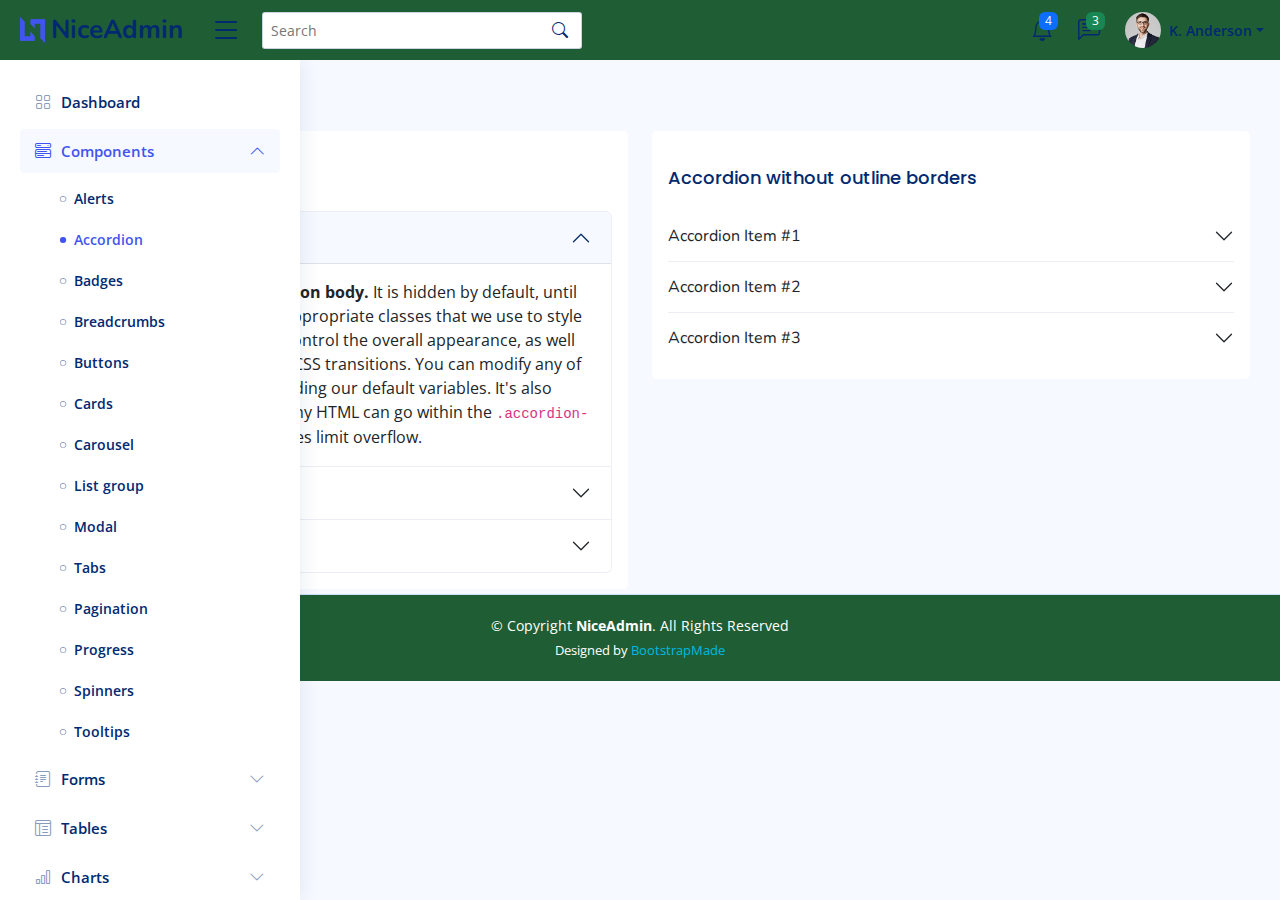
<file: app/components-accordion.html>
<!DOCTYPE html>
<html lang="en">

<head>
  <meta charset="utf-8">
  <meta content="width=device-width, initial-scale=1.0" name="viewport">

  <title>Components / Accordion - NiceAdmin Bootstrap Template</title>
  <meta content="" name="description">
  <meta content="" name="keywords">

  <!-- Favicons -->
  <link href="assets/img/favicon.png" rel="icon">
  <link href="assets/img/apple-touch-icon.png" rel="apple-touch-icon">

  <!-- Google Fonts -->
  <link href="https://fonts.gstatic.com" rel="preconnect">
  <link href="https://fonts.googleapis.com/css?family=Open+Sans:300,300i,400,400i,600,600i,700,700i|Nunito:300,300i,400,400i,600,600i,700,700i|Poppins:300,300i,400,400i,500,500i,600,600i,700,700i" rel="stylesheet">

  <!-- Vendor CSS Files -->
  <link href="assets/vendor/bootstrap/css/bootstrap.min.css" rel="stylesheet">
  <link href="assets/vendor/bootstrap-icons/bootstrap-icons.css" rel="stylesheet">
  <link href="assets/vendor/boxicons/css/boxicons.min.css" rel="stylesheet">
  <link href="assets/vendor/quill/quill.snow.css" rel="stylesheet">
  <link href="assets/vendor/quill/quill.bubble.css" rel="stylesheet">
  <link href="assets/vendor/remixicon/remixicon.css" rel="stylesheet">
  <link href="assets/vendor/simple-datatables/style.css" rel="stylesheet">

  <!-- Template Main CSS File -->
  <link href="assets/css/style.css" rel="stylesheet">

  <!-- =======================================================
  * Template Name: NiceAdmin
  * Updated: Mar 10 2024 with Bootstrap v5.3.3
  * Template URL: https://bootstrapmade.com/nice-admin-bootstrap-admin-html-template/
  * Author: BootstrapMade.com
  * License: https://bootstrapmade.com/license/
  ======================================================== -->
</head>

<body>

  <!-- ======= Header ======= -->
  <header id="header" class="header fixed-top d-flex align-items-center">

    <div class="d-flex align-items-center justify-content-between">
      <a href="index.html" class="logo d-flex align-items-center">
        <img src="assets/img/logo.png" alt="">
        <span class="d-none d-lg-block">NiceAdmin</span>
      </a>
      <i class="bi bi-list toggle-sidebar-btn"></i>
    </div><!-- End Logo -->

    <div class="search-bar">
      <form class="search-form d-flex align-items-center" method="POST" action="#">
        <input type="text" name="query" placeholder="Search" title="Enter search keyword">
        <button type="submit" title="Search"><i class="bi bi-search"></i></button>
      </form>
    </div><!-- End Search Bar -->

    <nav class="header-nav ms-auto">
      <ul class="d-flex align-items-center">

        <li class="nav-item d-block d-lg-none">
          <a class="nav-link nav-icon search-bar-toggle " href="#">
            <i class="bi bi-search"></i>
          </a>
        </li><!-- End Search Icon-->

        <li class="nav-item dropdown">

          <a class="nav-link nav-icon" href="#" data-bs-toggle="dropdown">
            <i class="bi bi-bell"></i>
            <span class="badge bg-primary badge-number">4</span>
          </a><!-- End Notification Icon -->

          <ul class="dropdown-menu dropdown-menu-end dropdown-menu-arrow notifications">
            <li class="dropdown-header">
              You have 4 new notifications
              <a href="#"><span class="badge rounded-pill bg-primary p-2 ms-2">View all</span></a>
            </li>
            <li>
              <hr class="dropdown-divider">
            </li>

            <li class="notification-item">
              <i class="bi bi-exclamation-circle text-warning"></i>
              <div>
                <h4>Lorem Ipsum</h4>
                <p>Quae dolorem earum veritatis oditseno</p>
                <p>30 min. ago</p>
              </div>
            </li>

            <li>
              <hr class="dropdown-divider">
            </li>

            <li class="notification-item">
              <i class="bi bi-x-circle text-danger"></i>
              <div>
                <h4>Atque rerum nesciunt</h4>
                <p>Quae dolorem earum veritatis oditseno</p>
                <p>1 hr. ago</p>
              </div>
            </li>

            <li>
              <hr class="dropdown-divider">
            </li>

            <li class="notification-item">
              <i class="bi bi-check-circle text-success"></i>
              <div>
                <h4>Sit rerum fuga</h4>
                <p>Quae dolorem earum veritatis oditseno</p>
                <p>2 hrs. ago</p>
              </div>
            </li>

            <li>
              <hr class="dropdown-divider">
            </li>

            <li class="notification-item">
              <i class="bi bi-info-circle text-primary"></i>
              <div>
                <h4>Dicta reprehenderit</h4>
                <p>Quae dolorem earum veritatis oditseno</p>
                <p>4 hrs. ago</p>
              </div>
            </li>

            <li>
              <hr class="dropdown-divider">
            </li>
            <li class="dropdown-footer">
              <a href="#">Show all notifications</a>
            </li>

          </ul><!-- End Notification Dropdown Items -->

        </li><!-- End Notification Nav -->

        <li class="nav-item dropdown">

          <a class="nav-link nav-icon" href="#" data-bs-toggle="dropdown">
            <i class="bi bi-chat-left-text"></i>
            <span class="badge bg-success badge-number">3</span>
          </a><!-- End Messages Icon -->

          <ul class="dropdown-menu dropdown-menu-end dropdown-menu-arrow messages">
            <li class="dropdown-header">
              You have 3 new messages
              <a href="#"><span class="badge rounded-pill bg-primary p-2 ms-2">View all</span></a>
            </li>
            <li>
              <hr class="dropdown-divider">
            </li>

            <li class="message-item">
              <a href="#">
                <img src="assets/img/messages-1.jpg" alt="" class="rounded-circle">
                <div>
                  <h4>Maria Hudson</h4>
                  <p>Velit asperiores et ducimus soluta repudiandae labore officia est ut...</p>
                  <p>4 hrs. ago</p>
                </div>
              </a>
            </li>
            <li>
              <hr class="dropdown-divider">
            </li>

            <li class="message-item">
              <a href="#">
                <img src="assets/img/messages-2.jpg" alt="" class="rounded-circle">
                <div>
                  <h4>Anna Nelson</h4>
                  <p>Velit asperiores et ducimus soluta repudiandae labore officia est ut...</p>
                  <p>6 hrs. ago</p>
                </div>
              </a>
            </li>
            <li>
              <hr class="dropdown-divider">
            </li>

            <li class="message-item">
              <a href="#">
                <img src="assets/img/messages-3.jpg" alt="" class="rounded-circle">
                <div>
                  <h4>David Muldon</h4>
                  <p>Velit asperiores et ducimus soluta repudiandae labore officia est ut...</p>
                  <p>8 hrs. ago</p>
                </div>
              </a>
            </li>
            <li>
              <hr class="dropdown-divider">
            </li>

            <li class="dropdown-footer">
              <a href="#">Show all messages</a>
            </li>

          </ul><!-- End Messages Dropdown Items -->

        </li><!-- End Messages Nav -->

        <li class="nav-item dropdown pe-3">

          <a class="nav-link nav-profile d-flex align-items-center pe-0" href="#" data-bs-toggle="dropdown">
            <img src="assets/img/profile-img.jpg" alt="Profile" class="rounded-circle">
            <span class="d-none d-md-block dropdown-toggle ps-2">K. Anderson</span>
          </a><!-- End Profile Iamge Icon -->

          <ul class="dropdown-menu dropdown-menu-end dropdown-menu-arrow profile">
            <li class="dropdown-header">
              <h6>Kevin Anderson</h6>
              <span>Web Designer</span>
            </li>
            <li>
              <hr class="dropdown-divider">
            </li>

            <li>
              <a class="dropdown-item d-flex align-items-center" href="users-profile.html">
                <i class="bi bi-person"></i>
                <span>My Profile</span>
              </a>
            </li>
            <li>
              <hr class="dropdown-divider">
            </li>

            <li>
              <a class="dropdown-item d-flex align-items-center" href="users-profile.html">
                <i class="bi bi-gear"></i>
                <span>Account Settings</span>
              </a>
            </li>
            <li>
              <hr class="dropdown-divider">
            </li>

            <li>
              <a class="dropdown-item d-flex align-items-center" href="pages-faq.html">
                <i class="bi bi-question-circle"></i>
                <span>Need Help?</span>
              </a>
            </li>
            <li>
              <hr class="dropdown-divider">
            </li>

            <li>
              <a class="dropdown-item d-flex align-items-center" href="#">
                <i class="bi bi-box-arrow-right"></i>
                <span>Sign Out</span>
              </a>
            </li>

          </ul><!-- End Profile Dropdown Items -->
        </li><!-- End Profile Nav -->

      </ul>
    </nav><!-- End Icons Navigation -->

  </header><!-- End Header -->

  <!-- ======= Sidebar ======= -->
  <aside id="sidebar" class="sidebar">

    <ul class="sidebar-nav" id="sidebar-nav">

      <li class="nav-item">
        <a class="nav-link collapsed" href="index.html">
          <i class="bi bi-grid"></i>
          <span>Dashboard</span>
        </a>
      </li><!-- End Dashboard Nav -->

      <li class="nav-item">
        <a class="nav-link " data-bs-target="#components-nav" data-bs-toggle="collapse" href="#">
          <i class="bi bi-menu-button-wide"></i><span>Components</span><i class="bi bi-chevron-down ms-auto"></i>
        </a>
        <ul id="components-nav" class="nav-content collapse show" data-bs-parent="#sidebar-nav">
          <li>
            <a href="components-alerts.html">
              <i class="bi bi-circle"></i><span>Alerts</span>
            </a>
          </li>
          <li>
            <a href="components-accordion.html" class="active">
              <i class="bi bi-circle"></i><span>Accordion</span>
            </a>
          </li>
          <li>
            <a href="components-badges.html">
              <i class="bi bi-circle"></i><span>Badges</span>
            </a>
          </li>
          <li>
            <a href="components-breadcrumbs.html">
              <i class="bi bi-circle"></i><span>Breadcrumbs</span>
            </a>
          </li>
          <li>
            <a href="components-buttons.html">
              <i class="bi bi-circle"></i><span>Buttons</span>
            </a>
          </li>
          <li>
            <a href="components-cards.html">
              <i class="bi bi-circle"></i><span>Cards</span>
            </a>
          </li>
          <li>
            <a href="components-carousel.html">
              <i class="bi bi-circle"></i><span>Carousel</span>
            </a>
          </li>
          <li>
            <a href="components-list-group.html">
              <i class="bi bi-circle"></i><span>List group</span>
            </a>
          </li>
          <li>
            <a href="components-modal.html">
              <i class="bi bi-circle"></i><span>Modal</span>
            </a>
          </li>
          <li>
            <a href="components-tabs.html">
              <i class="bi bi-circle"></i><span>Tabs</span>
            </a>
          </li>
          <li>
            <a href="components-pagination.html">
              <i class="bi bi-circle"></i><span>Pagination</span>
            </a>
          </li>
          <li>
            <a href="components-progress.html">
              <i class="bi bi-circle"></i><span>Progress</span>
            </a>
          </li>
          <li>
            <a href="components-spinners.html">
              <i class="bi bi-circle"></i><span>Spinners</span>
            </a>
          </li>
          <li>
            <a href="components-tooltips.html">
              <i class="bi bi-circle"></i><span>Tooltips</span>
            </a>
          </li>
        </ul>
      </li><!-- End Components Nav -->

      <li class="nav-item">
        <a class="nav-link collapsed" data-bs-target="#forms-nav" data-bs-toggle="collapse" href="#">
          <i class="bi bi-journal-text"></i><span>Forms</span><i class="bi bi-chevron-down ms-auto"></i>
        </a>
        <ul id="forms-nav" class="nav-content collapse " data-bs-parent="#sidebar-nav">
          <li>
            <a href="forms-elements.html">
              <i class="bi bi-circle"></i><span>Form Elements</span>
            </a>
          </li>
          <li>
            <a href="forms-layouts.html">
              <i class="bi bi-circle"></i><span>Form Layouts</span>
            </a>
          </li>
          <li>
            <a href="forms-editors.html">
              <i class="bi bi-circle"></i><span>Form Editors</span>
            </a>
          </li>
          <li>
            <a href="forms-validation.html">
              <i class="bi bi-circle"></i><span>Form Validation</span>
            </a>
          </li>
        </ul>
      </li><!-- End Forms Nav -->

      <li class="nav-item">
        <a class="nav-link collapsed" data-bs-target="#tables-nav" data-bs-toggle="collapse" href="#">
          <i class="bi bi-layout-text-window-reverse"></i><span>Tables</span><i class="bi bi-chevron-down ms-auto"></i>
        </a>
        <ul id="tables-nav" class="nav-content collapse " data-bs-parent="#sidebar-nav">
          <li>
            <a href="tables-general.html">
              <i class="bi bi-circle"></i><span>General Tables</span>
            </a>
          </li>
          <li>
            <a href="tables-data.html">
              <i class="bi bi-circle"></i><span>Data Tables</span>
            </a>
          </li>
        </ul>
      </li><!-- End Tables Nav -->

      <li class="nav-item">
        <a class="nav-link collapsed" data-bs-target="#charts-nav" data-bs-toggle="collapse" href="#">
          <i class="bi bi-bar-chart"></i><span>Charts</span><i class="bi bi-chevron-down ms-auto"></i>
        </a>
        <ul id="charts-nav" class="nav-content collapse " data-bs-parent="#sidebar-nav">
          <li>
            <a href="charts-chartjs.html">
              <i class="bi bi-circle"></i><span>Chart.js</span>
            </a>
          </li>
          <li>
            <a href="charts-apexcharts.html">
              <i class="bi bi-circle"></i><span>ApexCharts</span>
            </a>
          </li>
          <li>
            <a href="charts-echarts.html">
              <i class="bi bi-circle"></i><span>ECharts</span>
            </a>
          </li>
        </ul>
      </li><!-- End Charts Nav -->

      <li class="nav-item">
        <a class="nav-link collapsed" data-bs-target="#icons-nav" data-bs-toggle="collapse" href="#">
          <i class="bi bi-gem"></i><span>Icons</span><i class="bi bi-chevron-down ms-auto"></i>
        </a>
        <ul id="icons-nav" class="nav-content collapse " data-bs-parent="#sidebar-nav">
          <li>
            <a href="icons-bootstrap.html">
              <i class="bi bi-circle"></i><span>Bootstrap Icons</span>
            </a>
          </li>
          <li>
            <a href="icons-remix.html">
              <i class="bi bi-circle"></i><span>Remix Icons</span>
            </a>
          </li>
          <li>
            <a href="icons-boxicons.html">
              <i class="bi bi-circle"></i><span>Boxicons</span>
            </a>
          </li>
        </ul>
      </li><!-- End Icons Nav -->

      <li class="nav-heading">Pages</li>

      <li class="nav-item">
        <a class="nav-link collapsed" href="users-profile.html">
          <i class="bi bi-person"></i>
          <span>Profile</span>
        </a>
      </li><!-- End Profile Page Nav -->

      <li class="nav-item">
        <a class="nav-link collapsed" href="pages-faq.html">
          <i class="bi bi-question-circle"></i>
          <span>F.A.Q</span>
        </a>
      </li><!-- End F.A.Q Page Nav -->

      <li class="nav-item">
        <a class="nav-link collapsed" href="pages-contact.html">
          <i class="bi bi-envelope"></i>
          <span>Contact</span>
        </a>
      </li><!-- End Contact Page Nav -->

      <li class="nav-item">
        <a class="nav-link collapsed" href="pages-register.html">
          <i class="bi bi-card-list"></i>
          <span>Register</span>
        </a>
      </li><!-- End Register Page Nav -->

      <li class="nav-item">
        <a class="nav-link collapsed" href="pages-login.html">
          <i class="bi bi-box-arrow-in-right"></i>
          <span>Login</span>
        </a>
      </li><!-- End Login Page Nav -->

      <li class="nav-item">
        <a class="nav-link collapsed" href="pages-error-404.html">
          <i class="bi bi-dash-circle"></i>
          <span>Error 404</span>
        </a>
      </li><!-- End Error 404 Page Nav -->

      <li class="nav-item">
        <a class="nav-link collapsed" href="pages-blank.html">
          <i class="bi bi-file-earmark"></i>
          <span>Blank</span>
        </a>
      </li><!-- End Blank Page Nav -->

    </ul>

  </aside><!-- End Sidebar-->

  <main id="main" class="main">

    <div class="pagetitle">
      <h1>Accordion</h1>
      <nav>
        <ol class="breadcrumb">
          <li class="breadcrumb-item"><a href="index.html">Home</a></li>
          <li class="breadcrumb-item">Components</li>
          <li class="breadcrumb-item active">Accordion</li>
        </ol>
      </nav>
    </div><!-- End Page Title -->

    <section class="section">
      <div class="row">
        <div class="col-lg-6">

          <div class="card">
            <div class="card-body">
              <h5 class="card-title">Default Accordion</h5>

              <!-- Default Accordion -->
              <div class="accordion" id="accordionExample">
                <div class="accordion-item">
                  <h2 class="accordion-header" id="headingOne">
                    <button class="accordion-button" type="button" data-bs-toggle="collapse" data-bs-target="#collapseOne" aria-expanded="true" aria-controls="collapseOne">
                      Accordion Item #1
                    </button>
                  </h2>
                  <div id="collapseOne" class="accordion-collapse collapse show" aria-labelledby="headingOne" data-bs-parent="#accordionExample">
                    <div class="accordion-body">
                      <strong>This is the first item's accordion body.</strong> It is hidden by default, until the collapse plugin adds the appropriate classes that we use to style each element. These classes control the overall appearance, as well as the showing and hiding via CSS transitions. You can modify any of this with custom CSS or overriding our default variables. It's also worth noting that just about any HTML can go within the <code>.accordion-body</code>, though the transition does limit overflow.
                    </div>
                  </div>
                </div>
                <div class="accordion-item">
                  <h2 class="accordion-header" id="headingTwo">
                    <button class="accordion-button collapsed" type="button" data-bs-toggle="collapse" data-bs-target="#collapseTwo" aria-expanded="false" aria-controls="collapseTwo">
                      Accordion Item #2
                    </button>
                  </h2>
                  <div id="collapseTwo" class="accordion-collapse collapse" aria-labelledby="headingTwo" data-bs-parent="#accordionExample">
                    <div class="accordion-body">
                      <strong>This is the second item's accordion body.</strong> It is hidden by default, until the collapse plugin adds the appropriate classes that we use to style each element. These classes control the overall appearance, as well as the showing and hiding via CSS transitions. You can modify any of this with custom CSS or overriding our default variables. It's also worth noting that just about any HTML can go within the <code>.accordion-body</code>, though the transition does limit overflow.
                    </div>
                  </div>
                </div>
                <div class="accordion-item">
                  <h2 class="accordion-header" id="headingThree">
                    <button class="accordion-button collapsed" type="button" data-bs-toggle="collapse" data-bs-target="#collapseThree" aria-expanded="false" aria-controls="collapseThree">
                      Accordion Item #3
                    </button>
                  </h2>
                  <div id="collapseThree" class="accordion-collapse collapse" aria-labelledby="headingThree" data-bs-parent="#accordionExample">
                    <div class="accordion-body">
                      <strong>This is the third item's accordion body.</strong> It is hidden by default, until the collapse plugin adds the appropriate classes that we use to style each element. These classes control the overall appearance, as well as the showing and hiding via CSS transitions. You can modify any of this with custom CSS or overriding our default variables. It's also worth noting that just about any HTML can go within the <code>.accordion-body</code>, though the transition does limit overflow.
                    </div>
                  </div>
                </div>
              </div><!-- End Default Accordion Example -->

            </div>
          </div>

        </div>

        <div class="col-lg-6">

          <div class="card">
            <div class="card-body">
              <h5 class="card-title">Accordion without outline borders</h5>

              <!-- Accordion without outline borders -->
              <div class="accordion accordion-flush" id="accordionFlushExample">
                <div class="accordion-item">
                  <h2 class="accordion-header" id="flush-headingOne">
                    <button class="accordion-button collapsed" type="button" data-bs-toggle="collapse" data-bs-target="#flush-collapseOne" aria-expanded="false" aria-controls="flush-collapseOne">
                      Accordion Item #1
                    </button>
                  </h2>
                  <div id="flush-collapseOne" class="accordion-collapse collapse" aria-labelledby="flush-headingOne" data-bs-parent="#accordionFlushExample">
                    <div class="accordion-body">Placeholder content for this accordion, which is intended to demonstrate the <code>.accordion-flush</code> class. This is the first item's accordion body.</div>
                  </div>
                </div>
                <div class="accordion-item">
                  <h2 class="accordion-header" id="flush-headingTwo">
                    <button class="accordion-button collapsed" type="button" data-bs-toggle="collapse" data-bs-target="#flush-collapseTwo" aria-expanded="false" aria-controls="flush-collapseTwo">
                      Accordion Item #2
                    </button>
                  </h2>
                  <div id="flush-collapseTwo" class="accordion-collapse collapse" aria-labelledby="flush-headingTwo" data-bs-parent="#accordionFlushExample">
                    <div class="accordion-body">Placeholder content for this accordion, which is intended to demonstrate the <code>.accordion-flush</code> class. This is the second item's accordion body. Let's imagine this being filled with some actual content.</div>
                  </div>
                </div>
                <div class="accordion-item">
                  <h2 class="accordion-header" id="flush-headingThree">
                    <button class="accordion-button collapsed" type="button" data-bs-toggle="collapse" data-bs-target="#flush-collapseThree" aria-expanded="false" aria-controls="flush-collapseThree">
                      Accordion Item #3
                    </button>
                  </h2>
                  <div id="flush-collapseThree" class="accordion-collapse collapse" aria-labelledby="flush-headingThree" data-bs-parent="#accordionFlushExample">
                    <div class="accordion-body">Placeholder content for this accordion, which is intended to demonstrate the <code>.accordion-flush</code> class. This is the third item's accordion body. Nothing more exciting happening here in terms of content, but just filling up the space to make it look, at least at first glance, a bit more representative of how this would look in a real-world application.</div>
                  </div>
                </div>
              </div><!-- End Accordion without outline borders -->

            </div>
          </div>

        </div>
      </div>
    </section>

  </main><!-- End #main -->

  <!-- ======= Footer ======= -->
  <footer id="footer" class="footer">
    <div class="copyright">
      &copy; Copyright <strong><span>NiceAdmin</span></strong>. All Rights Reserved
    </div>
    <div class="credits">
      <!-- All the links in the footer should remain intact. -->
      <!-- You can delete the links only if you purchased the pro version. -->
      <!-- Licensing information: https://bootstrapmade.com/license/ -->
      <!-- Purchase the pro version with working PHP/AJAX contact form: https://bootstrapmade.com/nice-admin-bootstrap-admin-html-template/ -->
      Designed by <a href="https://bootstrapmade.com/">BootstrapMade</a>
    </div>
  </footer><!-- End Footer -->

  <a href="#" class="back-to-top d-flex align-items-center justify-content-center"><i class="bi bi-arrow-up-short"></i></a>

  <!-- Vendor JS Files -->
  <script src="assets/vendor/apexcharts/apexcharts.min.js"></script>
  <script src="assets/vendor/bootstrap/js/bootstrap.bundle.min.js"></script>
  <script src="assets/vendor/chart.js/chart.umd.js"></script>
  <script src="assets/vendor/echarts/echarts.min.js"></script>
  <script src="assets/vendor/quill/quill.min.js"></script>
  <script src="assets/vendor/simple-datatables/simple-datatables.js"></script>
  <script src="assets/vendor/tinymce/tinymce.min.js"></script>
  <script src="assets/vendor/php-email-form/validate.js"></script>

  <!-- Template Main JS File -->
  <script src="assets/js/main.js"></script>

</body>

</html>
</file>
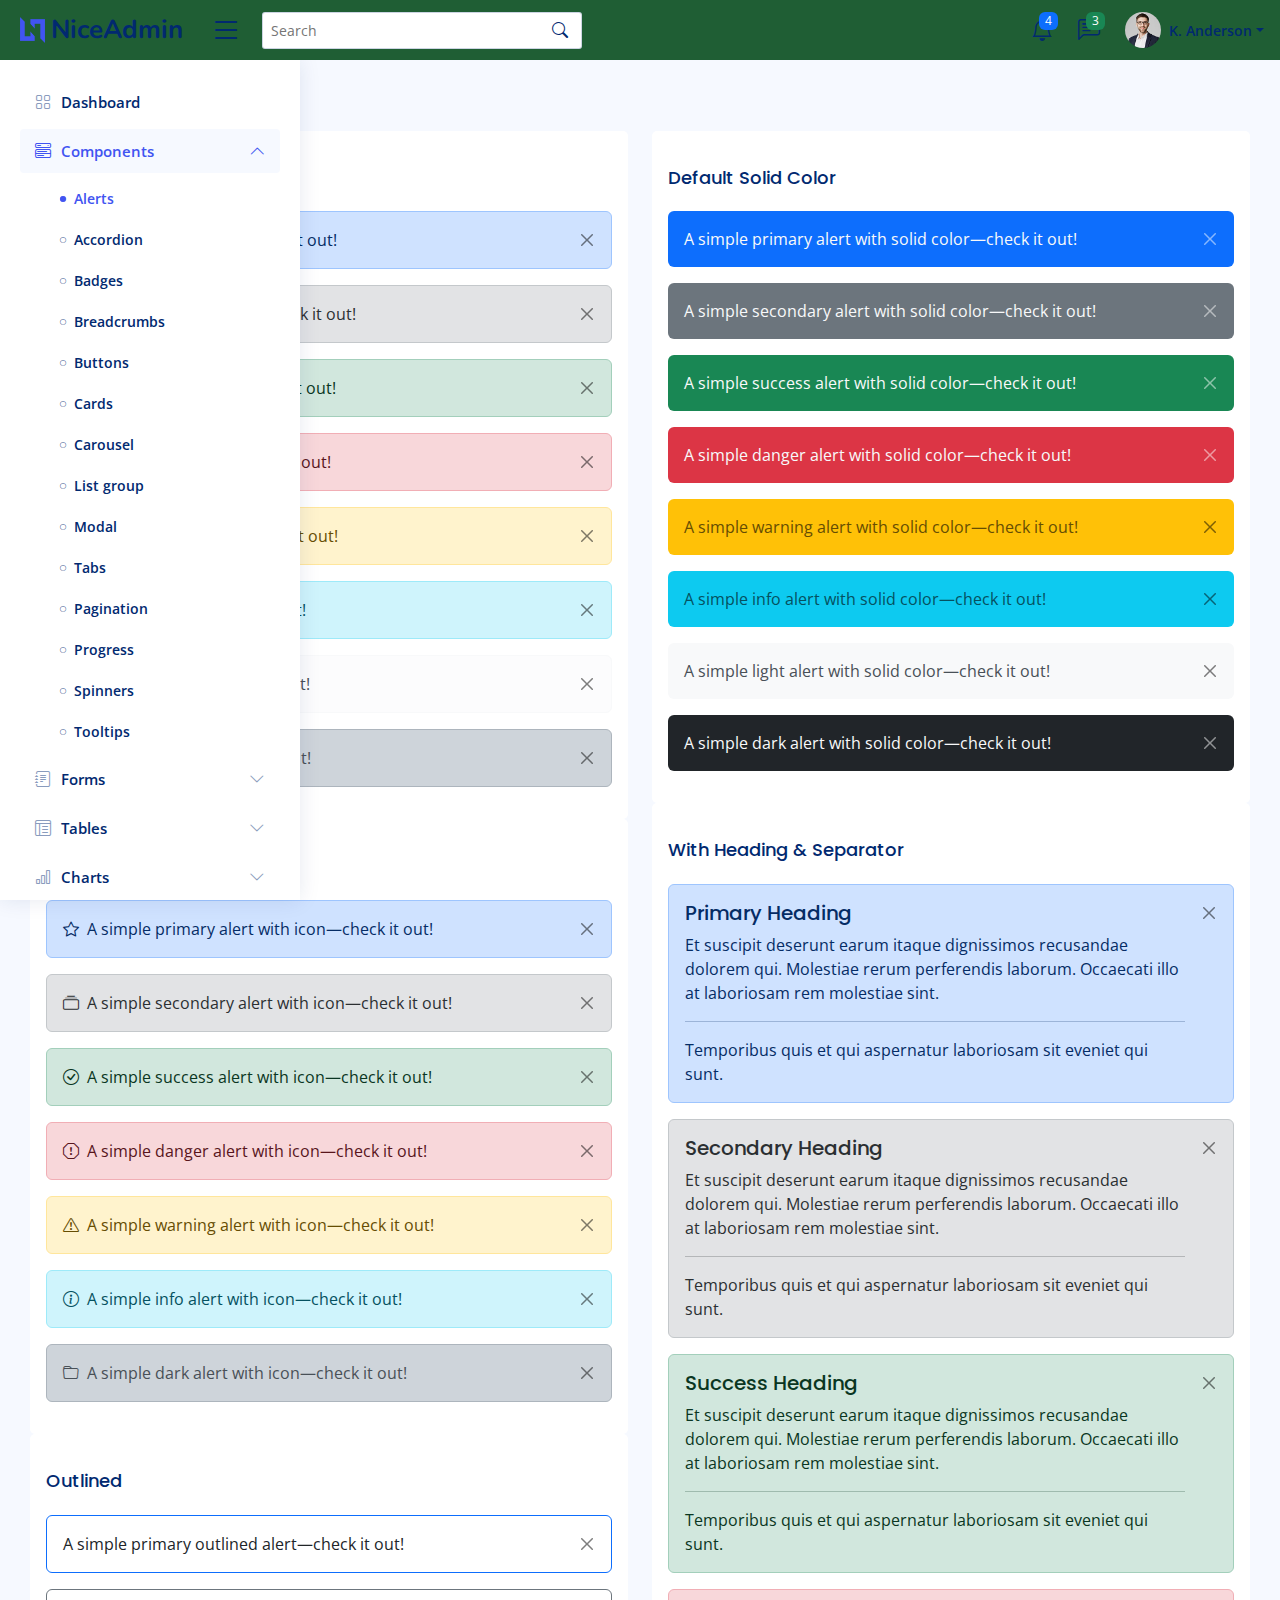
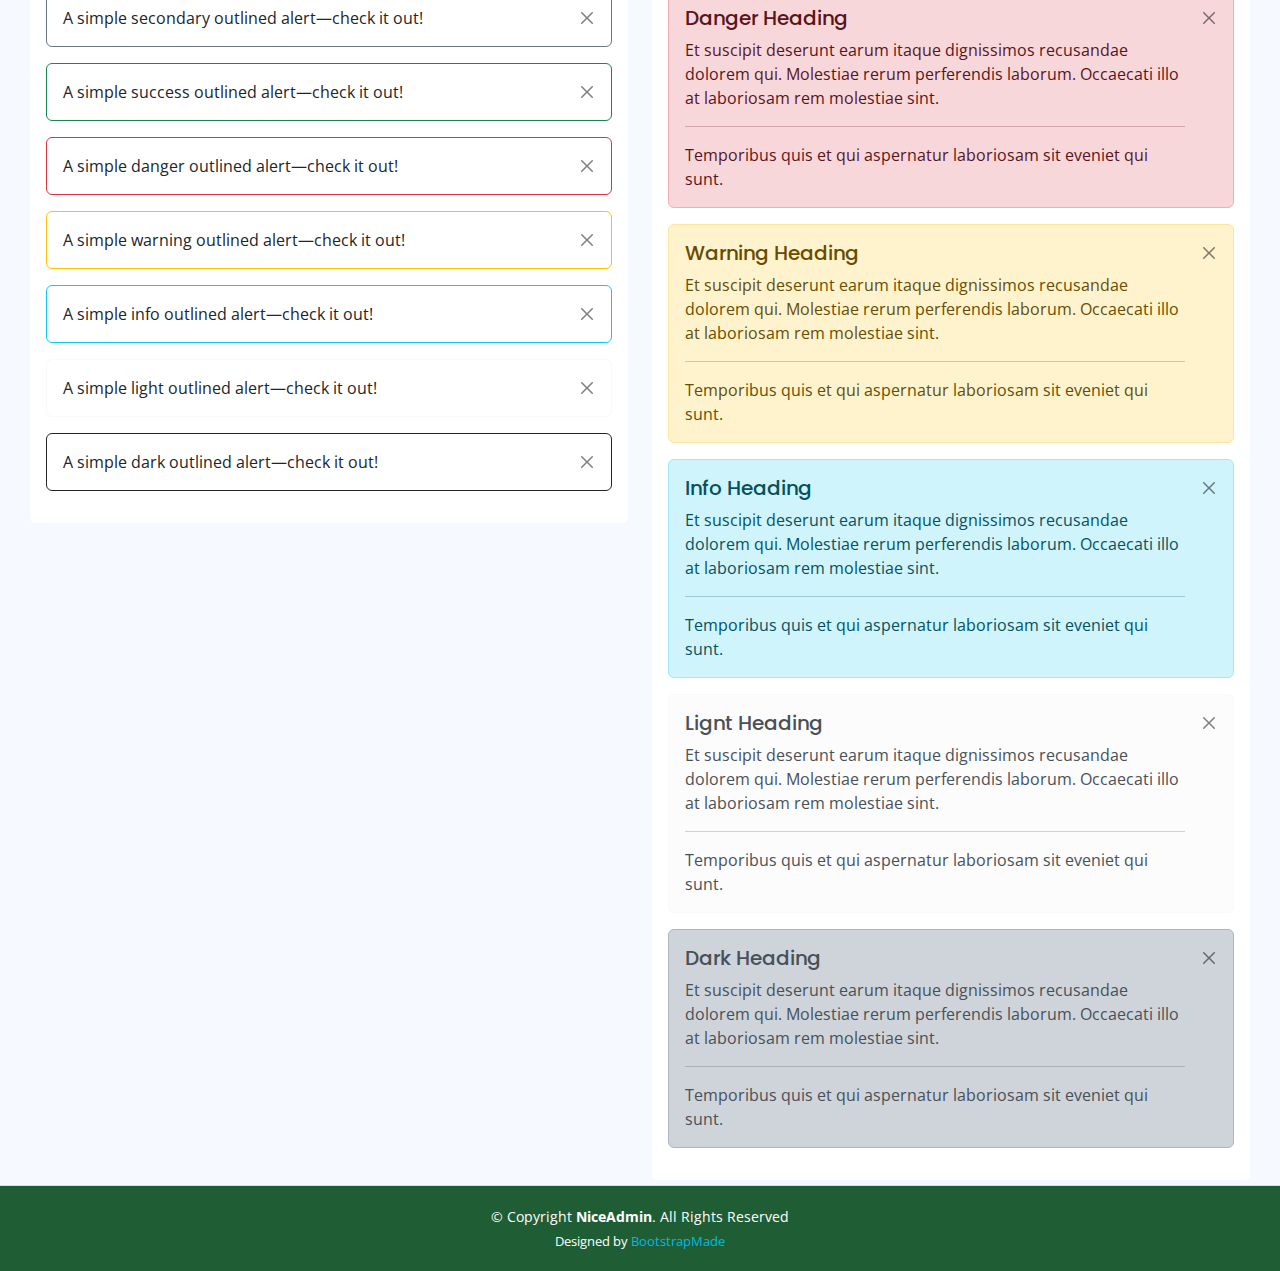
<file: app/components-alerts.html>
<!DOCTYPE html>
<html lang="en">

<head>
  <meta charset="utf-8">
  <meta content="width=device-width, initial-scale=1.0" name="viewport">

  <title>Components / Alerts - NiceAdmin Bootstrap Template</title>
  <meta content="" name="description">
  <meta content="" name="keywords">

  <!-- Favicons -->
  <link href="assets/img/favicon.png" rel="icon">
  <link href="assets/img/apple-touch-icon.png" rel="apple-touch-icon">

  <!-- Google Fonts -->
  <link href="https://fonts.gstatic.com" rel="preconnect">
  <link href="https://fonts.googleapis.com/css?family=Open+Sans:300,300i,400,400i,600,600i,700,700i|Nunito:300,300i,400,400i,600,600i,700,700i|Poppins:300,300i,400,400i,500,500i,600,600i,700,700i" rel="stylesheet">

  <!-- Vendor CSS Files -->
  <link href="assets/vendor/bootstrap/css/bootstrap.min.css" rel="stylesheet">
  <link href="assets/vendor/bootstrap-icons/bootstrap-icons.css" rel="stylesheet">
  <link href="assets/vendor/boxicons/css/boxicons.min.css" rel="stylesheet">
  <link href="assets/vendor/quill/quill.snow.css" rel="stylesheet">
  <link href="assets/vendor/quill/quill.bubble.css" rel="stylesheet">
  <link href="assets/vendor/remixicon/remixicon.css" rel="stylesheet">
  <link href="assets/vendor/simple-datatables/style.css" rel="stylesheet">

  <!-- Template Main CSS File -->
  <link href="assets/css/style.css" rel="stylesheet">

  <!-- =======================================================
  * Template Name: NiceAdmin
  * Updated: Mar 10 2024 with Bootstrap v5.3.3
  * Template URL: https://bootstrapmade.com/nice-admin-bootstrap-admin-html-template/
  * Author: BootstrapMade.com
  * License: https://bootstrapmade.com/license/
  ======================================================== -->
</head>

<body>

  <!-- ======= Header ======= -->
  <header id="header" class="header fixed-top d-flex align-items-center">

    <div class="d-flex align-items-center justify-content-between">
      <a href="index.html" class="logo d-flex align-items-center">
        <img src="assets/img/logo.png" alt="">
        <span class="d-none d-lg-block">NiceAdmin</span>
      </a>
      <i class="bi bi-list toggle-sidebar-btn"></i>
    </div><!-- End Logo -->

    <div class="search-bar">
      <form class="search-form d-flex align-items-center" method="POST" action="#">
        <input type="text" name="query" placeholder="Search" title="Enter search keyword">
        <button type="submit" title="Search"><i class="bi bi-search"></i></button>
      </form>
    </div><!-- End Search Bar -->

    <nav class="header-nav ms-auto">
      <ul class="d-flex align-items-center">

        <li class="nav-item d-block d-lg-none">
          <a class="nav-link nav-icon search-bar-toggle " href="#">
            <i class="bi bi-search"></i>
          </a>
        </li><!-- End Search Icon-->

        <li class="nav-item dropdown">

          <a class="nav-link nav-icon" href="#" data-bs-toggle="dropdown">
            <i class="bi bi-bell"></i>
            <span class="badge bg-primary badge-number">4</span>
          </a><!-- End Notification Icon -->

          <ul class="dropdown-menu dropdown-menu-end dropdown-menu-arrow notifications">
            <li class="dropdown-header">
              You have 4 new notifications
              <a href="#"><span class="badge rounded-pill bg-primary p-2 ms-2">View all</span></a>
            </li>
            <li>
              <hr class="dropdown-divider">
            </li>

            <li class="notification-item">
              <i class="bi bi-exclamation-circle text-warning"></i>
              <div>
                <h4>Lorem Ipsum</h4>
                <p>Quae dolorem earum veritatis oditseno</p>
                <p>30 min. ago</p>
              </div>
            </li>

            <li>
              <hr class="dropdown-divider">
            </li>

            <li class="notification-item">
              <i class="bi bi-x-circle text-danger"></i>
              <div>
                <h4>Atque rerum nesciunt</h4>
                <p>Quae dolorem earum veritatis oditseno</p>
                <p>1 hr. ago</p>
              </div>
            </li>

            <li>
              <hr class="dropdown-divider">
            </li>

            <li class="notification-item">
              <i class="bi bi-check-circle text-success"></i>
              <div>
                <h4>Sit rerum fuga</h4>
                <p>Quae dolorem earum veritatis oditseno</p>
                <p>2 hrs. ago</p>
              </div>
            </li>

            <li>
              <hr class="dropdown-divider">
            </li>

            <li class="notification-item">
              <i class="bi bi-info-circle text-primary"></i>
              <div>
                <h4>Dicta reprehenderit</h4>
                <p>Quae dolorem earum veritatis oditseno</p>
                <p>4 hrs. ago</p>
              </div>
            </li>

            <li>
              <hr class="dropdown-divider">
            </li>
            <li class="dropdown-footer">
              <a href="#">Show all notifications</a>
            </li>

          </ul><!-- End Notification Dropdown Items -->

        </li><!-- End Notification Nav -->

        <li class="nav-item dropdown">

          <a class="nav-link nav-icon" href="#" data-bs-toggle="dropdown">
            <i class="bi bi-chat-left-text"></i>
            <span class="badge bg-success badge-number">3</span>
          </a><!-- End Messages Icon -->

          <ul class="dropdown-menu dropdown-menu-end dropdown-menu-arrow messages">
            <li class="dropdown-header">
              You have 3 new messages
              <a href="#"><span class="badge rounded-pill bg-primary p-2 ms-2">View all</span></a>
            </li>
            <li>
              <hr class="dropdown-divider">
            </li>

            <li class="message-item">
              <a href="#">
                <img src="assets/img/messages-1.jpg" alt="" class="rounded-circle">
                <div>
                  <h4>Maria Hudson</h4>
                  <p>Velit asperiores et ducimus soluta repudiandae labore officia est ut...</p>
                  <p>4 hrs. ago</p>
                </div>
              </a>
            </li>
            <li>
              <hr class="dropdown-divider">
            </li>

            <li class="message-item">
              <a href="#">
                <img src="assets/img/messages-2.jpg" alt="" class="rounded-circle">
                <div>
                  <h4>Anna Nelson</h4>
                  <p>Velit asperiores et ducimus soluta repudiandae labore officia est ut...</p>
                  <p>6 hrs. ago</p>
                </div>
              </a>
            </li>
            <li>
              <hr class="dropdown-divider">
            </li>

            <li class="message-item">
              <a href="#">
                <img src="assets/img/messages-3.jpg" alt="" class="rounded-circle">
                <div>
                  <h4>David Muldon</h4>
                  <p>Velit asperiores et ducimus soluta repudiandae labore officia est ut...</p>
                  <p>8 hrs. ago</p>
                </div>
              </a>
            </li>
            <li>
              <hr class="dropdown-divider">
            </li>

            <li class="dropdown-footer">
              <a href="#">Show all messages</a>
            </li>

          </ul><!-- End Messages Dropdown Items -->

        </li><!-- End Messages Nav -->

        <li class="nav-item dropdown pe-3">

          <a class="nav-link nav-profile d-flex align-items-center pe-0" href="#" data-bs-toggle="dropdown">
            <img src="assets/img/profile-img.jpg" alt="Profile" class="rounded-circle">
            <span class="d-none d-md-block dropdown-toggle ps-2">K. Anderson</span>
          </a><!-- End Profile Iamge Icon -->

          <ul class="dropdown-menu dropdown-menu-end dropdown-menu-arrow profile">
            <li class="dropdown-header">
              <h6>Kevin Anderson</h6>
              <span>Web Designer</span>
            </li>
            <li>
              <hr class="dropdown-divider">
            </li>

            <li>
              <a class="dropdown-item d-flex align-items-center" href="users-profile.html">
                <i class="bi bi-person"></i>
                <span>My Profile</span>
              </a>
            </li>
            <li>
              <hr class="dropdown-divider">
            </li>

            <li>
              <a class="dropdown-item d-flex align-items-center" href="users-profile.html">
                <i class="bi bi-gear"></i>
                <span>Account Settings</span>
              </a>
            </li>
            <li>
              <hr class="dropdown-divider">
            </li>

            <li>
              <a class="dropdown-item d-flex align-items-center" href="pages-faq.html">
                <i class="bi bi-question-circle"></i>
                <span>Need Help?</span>
              </a>
            </li>
            <li>
              <hr class="dropdown-divider">
            </li>

            <li>
              <a class="dropdown-item d-flex align-items-center" href="#">
                <i class="bi bi-box-arrow-right"></i>
                <span>Sign Out</span>
              </a>
            </li>

          </ul><!-- End Profile Dropdown Items -->
        </li><!-- End Profile Nav -->

      </ul>
    </nav><!-- End Icons Navigation -->

  </header><!-- End Header -->

  <!-- ======= Sidebar ======= -->
  <aside id="sidebar" class="sidebar">

    <ul class="sidebar-nav" id="sidebar-nav">

      <li class="nav-item">
        <a class="nav-link collapsed" href="index.html">
          <i class="bi bi-grid"></i>
          <span>Dashboard</span>
        </a>
      </li><!-- End Dashboard Nav -->

      <li class="nav-item">
        <a class="nav-link " data-bs-target="#components-nav" data-bs-toggle="collapse" href="#">
          <i class="bi bi-menu-button-wide"></i><span>Components</span><i class="bi bi-chevron-down ms-auto"></i>
        </a>
        <ul id="components-nav" class="nav-content collapse show" data-bs-parent="#sidebar-nav">
          <li>
            <a href="components-alerts.html" class="active">
              <i class="bi bi-circle"></i><span>Alerts</span>
            </a>
          </li>
          <li>
            <a href="components-accordion.html">
              <i class="bi bi-circle"></i><span>Accordion</span>
            </a>
          </li>
          <li>
            <a href="components-badges.html">
              <i class="bi bi-circle"></i><span>Badges</span>
            </a>
          </li>
          <li>
            <a href="components-breadcrumbs.html">
              <i class="bi bi-circle"></i><span>Breadcrumbs</span>
            </a>
          </li>
          <li>
            <a href="components-buttons.html">
              <i class="bi bi-circle"></i><span>Buttons</span>
            </a>
          </li>
          <li>
            <a href="components-cards.html">
              <i class="bi bi-circle"></i><span>Cards</span>
            </a>
          </li>
          <li>
            <a href="components-carousel.html">
              <i class="bi bi-circle"></i><span>Carousel</span>
            </a>
          </li>
          <li>
            <a href="components-list-group.html">
              <i class="bi bi-circle"></i><span>List group</span>
            </a>
          </li>
          <li>
            <a href="components-modal.html">
              <i class="bi bi-circle"></i><span>Modal</span>
            </a>
          </li>
          <li>
            <a href="components-tabs.html">
              <i class="bi bi-circle"></i><span>Tabs</span>
            </a>
          </li>
          <li>
            <a href="components-pagination.html">
              <i class="bi bi-circle"></i><span>Pagination</span>
            </a>
          </li>
          <li>
            <a href="components-progress.html">
              <i class="bi bi-circle"></i><span>Progress</span>
            </a>
          </li>
          <li>
            <a href="components-spinners.html">
              <i class="bi bi-circle"></i><span>Spinners</span>
            </a>
          </li>
          <li>
            <a href="components-tooltips.html">
              <i class="bi bi-circle"></i><span>Tooltips</span>
            </a>
          </li>
        </ul>
      </li><!-- End Components Nav -->

      <li class="nav-item">
        <a class="nav-link collapsed" data-bs-target="#forms-nav" data-bs-toggle="collapse" href="#">
          <i class="bi bi-journal-text"></i><span>Forms</span><i class="bi bi-chevron-down ms-auto"></i>
        </a>
        <ul id="forms-nav" class="nav-content collapse " data-bs-parent="#sidebar-nav">
          <li>
            <a href="forms-elements.html">
              <i class="bi bi-circle"></i><span>Form Elements</span>
            </a>
          </li>
          <li>
            <a href="forms-layouts.html">
              <i class="bi bi-circle"></i><span>Form Layouts</span>
            </a>
          </li>
          <li>
            <a href="forms-editors.html">
              <i class="bi bi-circle"></i><span>Form Editors</span>
            </a>
          </li>
          <li>
            <a href="forms-validation.html">
              <i class="bi bi-circle"></i><span>Form Validation</span>
            </a>
          </li>
        </ul>
      </li><!-- End Forms Nav -->

      <li class="nav-item">
        <a class="nav-link collapsed" data-bs-target="#tables-nav" data-bs-toggle="collapse" href="#">
          <i class="bi bi-layout-text-window-reverse"></i><span>Tables</span><i class="bi bi-chevron-down ms-auto"></i>
        </a>
        <ul id="tables-nav" class="nav-content collapse " data-bs-parent="#sidebar-nav">
          <li>
            <a href="tables-general.html">
              <i class="bi bi-circle"></i><span>General Tables</span>
            </a>
          </li>
          <li>
            <a href="tables-data.html">
              <i class="bi bi-circle"></i><span>Data Tables</span>
            </a>
          </li>
        </ul>
      </li><!-- End Tables Nav -->

      <li class="nav-item">
        <a class="nav-link collapsed" data-bs-target="#charts-nav" data-bs-toggle="collapse" href="#">
          <i class="bi bi-bar-chart"></i><span>Charts</span><i class="bi bi-chevron-down ms-auto"></i>
        </a>
        <ul id="charts-nav" class="nav-content collapse " data-bs-parent="#sidebar-nav">
          <li>
            <a href="charts-chartjs.html">
              <i class="bi bi-circle"></i><span>Chart.js</span>
            </a>
          </li>
          <li>
            <a href="charts-apexcharts.html">
              <i class="bi bi-circle"></i><span>ApexCharts</span>
            </a>
          </li>
          <li>
            <a href="charts-echarts.html">
              <i class="bi bi-circle"></i><span>ECharts</span>
            </a>
          </li>
        </ul>
      </li><!-- End Charts Nav -->

      <li class="nav-item">
        <a class="nav-link collapsed" data-bs-target="#icons-nav" data-bs-toggle="collapse" href="#">
          <i class="bi bi-gem"></i><span>Icons</span><i class="bi bi-chevron-down ms-auto"></i>
        </a>
        <ul id="icons-nav" class="nav-content collapse " data-bs-parent="#sidebar-nav">
          <li>
            <a href="icons-bootstrap.html">
              <i class="bi bi-circle"></i><span>Bootstrap Icons</span>
            </a>
          </li>
          <li>
            <a href="icons-remix.html">
              <i class="bi bi-circle"></i><span>Remix Icons</span>
            </a>
          </li>
          <li>
            <a href="icons-boxicons.html">
              <i class="bi bi-circle"></i><span>Boxicons</span>
            </a>
          </li>
        </ul>
      </li><!-- End Icons Nav -->

      <li class="nav-heading">Pages</li>

      <li class="nav-item">
        <a class="nav-link collapsed" href="users-profile.html">
          <i class="bi bi-person"></i>
          <span>Profile</span>
        </a>
      </li><!-- End Profile Page Nav -->

      <li class="nav-item">
        <a class="nav-link collapsed" href="pages-faq.html">
          <i class="bi bi-question-circle"></i>
          <span>F.A.Q</span>
        </a>
      </li><!-- End F.A.Q Page Nav -->

      <li class="nav-item">
        <a class="nav-link collapsed" href="pages-contact.html">
          <i class="bi bi-envelope"></i>
          <span>Contact</span>
        </a>
      </li><!-- End Contact Page Nav -->

      <li class="nav-item">
        <a class="nav-link collapsed" href="pages-register.html">
          <i class="bi bi-card-list"></i>
          <span>Register</span>
        </a>
      </li><!-- End Register Page Nav -->

      <li class="nav-item">
        <a class="nav-link collapsed" href="pages-login.html">
          <i class="bi bi-box-arrow-in-right"></i>
          <span>Login</span>
        </a>
      </li><!-- End Login Page Nav -->

      <li class="nav-item">
        <a class="nav-link collapsed" href="pages-error-404.html">
          <i class="bi bi-dash-circle"></i>
          <span>Error 404</span>
        </a>
      </li><!-- End Error 404 Page Nav -->

      <li class="nav-item">
        <a class="nav-link collapsed" href="pages-blank.html">
          <i class="bi bi-file-earmark"></i>
          <span>Blank</span>
        </a>
      </li><!-- End Blank Page Nav -->

    </ul>

  </aside><!-- End Sidebar-->

  <main id="main" class="main">

    <div class="pagetitle">
      <h1>Alerts</h1>
      <nav>
        <ol class="breadcrumb">
          <li class="breadcrumb-item"><a href="index.html">Home</a></li>
          <li class="breadcrumb-item">Components</li>
          <li class="breadcrumb-item active">Alerts</li>
        </ol>
      </nav>
    </div><!-- End Page Title -->

    <section class="section">
      <div class="row">
        <div class="col-lg-6">

          <div class="card">
            <div class="card-body">

              <h5 class="card-title">Default</h5>

              <div class="alert alert-primary alert-dismissible fade show" role="alert">
                A simple primary alert—check it out!
                <button type="button" class="btn-close" data-bs-dismiss="alert" aria-label="Close"></button>
              </div>

              <div class="alert alert-secondary alert-dismissible fade show" role="alert">
                A simple secondary alert—check it out!
                <button type="button" class="btn-close" data-bs-dismiss="alert" aria-label="Close"></button>
              </div>

              <div class="alert alert-success alert-dismissible fade show" role="alert">
                A simple success alert—check it out!
                <button type="button" class="btn-close" data-bs-dismiss="alert" aria-label="Close"></button>
              </div>

              <div class="alert alert-danger alert-dismissible fade show" role="alert">
                A simple danger alert—check it out!
                <button type="button" class="btn-close" data-bs-dismiss="alert" aria-label="Close"></button>
              </div>

              <div class="alert alert-warning alert-dismissible fade show" role="alert">
                A simple warning alert—check it out!
                <button type="button" class="btn-close" data-bs-dismiss="alert" aria-label="Close"></button>
              </div>

              <div class="alert alert-info alert-dismissible fade show" role="alert">
                A simple info alert—check it out!
                <button type="button" class="btn-close" data-bs-dismiss="alert" aria-label="Close"></button>
              </div>

              <div class="alert alert-light border-light alert-dismissible fade show" role="alert">
                A simple light alert—check it out!
                <button type="button" class="btn-close" data-bs-dismiss="alert" aria-label="Close"></button>
              </div>

              <div class="alert alert-dark alert-dismissible fade show" role="alert">
                A simple dark alert—check it out!
                <button type="button" class="btn-close" data-bs-dismiss="alert" aria-label="Close"></button>
              </div>

            </div>
          </div>

          <div class="card">
            <div class="card-body">
              <h5 class="card-title">With Icon</h5>

              <div class="alert alert-primary alert-dismissible fade show" role="alert">
                <i class="bi bi-star me-1"></i>
                A simple primary alert with icon—check it out!
                <button type="button" class="btn-close" data-bs-dismiss="alert" aria-label="Close"></button>
              </div>

              <div class="alert alert-secondary alert-dismissible fade show" role="alert">
                <i class="bi bi-collection me-1"></i>
                A simple secondary alert with icon—check it out!
                <button type="button" class="btn-close" data-bs-dismiss="alert" aria-label="Close"></button>
              </div>

              <div class="alert alert-success alert-dismissible fade show" role="alert">
                <i class="bi bi-check-circle me-1"></i>
                A simple success alert with icon—check it out!
                <button type="button" class="btn-close" data-bs-dismiss="alert" aria-label="Close"></button>
              </div>

              <div class="alert alert-danger alert-dismissible fade show" role="alert">
                <i class="bi bi-exclamation-octagon me-1"></i>
                A simple danger alert with icon—check it out!
                <button type="button" class="btn-close" data-bs-dismiss="alert" aria-label="Close"></button>
              </div>

              <div class="alert alert-warning alert-dismissible fade show" role="alert">
                <i class="bi bi-exclamation-triangle me-1"></i>
                A simple warning alert with icon—check it out!
                <button type="button" class="btn-close" data-bs-dismiss="alert" aria-label="Close"></button>
              </div>

              <div class="alert alert-info alert-dismissible fade show" role="alert">
                <i class="bi bi-info-circle me-1"></i>
                A simple info alert with icon—check it out!
                <button type="button" class="btn-close" data-bs-dismiss="alert" aria-label="Close"></button>
              </div>

              <div class="alert alert-dark alert-dismissible fade show" role="alert">
                <i class="bi bi-folder me-1"></i>
                A simple dark alert with icon—check it out!
                <button type="button" class="btn-close" data-bs-dismiss="alert" aria-label="Close"></button>
              </div>

            </div>
          </div>

          <div class="card">
            <div class="card-body">
              <h5 class="card-title">Outlined</h5>

              <div class="alert border-primary alert-dismissible fade show" role="alert">
                A simple primary outlined alert—check it out!
                <button type="button" class="btn-close" data-bs-dismiss="alert" aria-label="Close"></button>
              </div>

              <div class="alert border-secondary alert-dismissible fade show" role="alert">
                A simple secondary outlined alert—check it out!
                <button type="button" class="btn-close" data-bs-dismiss="alert" aria-label="Close"></button>
              </div>

              <div class="alert border-success alert-dismissible fade show" role="alert">
                A simple success outlined alert—check it out!
                <button type="button" class="btn-close" data-bs-dismiss="alert" aria-label="Close"></button>
              </div>

              <div class="alert border-danger alert-dismissible fade show" role="alert">
                A simple danger outlined alert—check it out!
                <button type="button" class="btn-close" data-bs-dismiss="alert" aria-label="Close"></button>
              </div>

              <div class="alert border-warning alert-dismissible fade show" role="alert">
                A simple warning outlined alert—check it out!
                <button type="button" class="btn-close" data-bs-dismiss="alert" aria-label="Close"></button>
              </div>

              <div class="alert border-info alert-dismissible fade show" role="alert">
                A simple info outlined alert—check it out!
                <button type="button" class="btn-close" data-bs-dismiss="alert" aria-label="Close"></button>
              </div>

              <div class="alert border-light alert-dismissible fade show" role="alert">
                A simple light outlined alert—check it out!
                <button type="button" class="btn-close" data-bs-dismiss="alert" aria-label="Close"></button>
              </div>

              <div class="alert border-dark alert-dismissible fade show" role="alert">
                A simple dark outlined alert—check it out!
                <button type="button" class="btn-close" data-bs-dismiss="alert" aria-label="Close"></button>
              </div>

            </div>
          </div>

        </div>

        <div class="col-lg-6">

          <div class="card">
            <div class="card-body">
              <h5 class="card-title">Default Solid Color</h5>

              <div class="alert alert-primary bg-primary text-light border-0 alert-dismissible fade show" role="alert">
                A simple primary alert with solid color—check it out!
                <button type="button" class="btn-close btn-close-white" data-bs-dismiss="alert" aria-label="Close"></button>
              </div>

              <div class="alert alert-secondary bg-secondary text-light border-0 alert-dismissible fade show" role="alert">
                A simple secondary alert with solid color—check it out!
                <button type="button" class="btn-close btn-close-white" data-bs-dismiss="alert" aria-label="Close"></button>
              </div>

              <div class="alert alert-success bg-success text-light border-0 alert-dismissible fade show" role="alert">
                A simple success alert with solid color—check it out!
                <button type="button" class="btn-close btn-close-white" data-bs-dismiss="alert" aria-label="Close"></button>
              </div>

              <div class="alert alert-danger bg-danger text-light border-0 alert-dismissible fade show" role="alert">
                A simple danger alert with solid color—check it out!
                <button type="button" class="btn-close btn-close-white" data-bs-dismiss="alert" aria-label="Close"></button>
              </div>

              <div class="alert alert-warning bg-warning border-0 alert-dismissible fade show" role="alert">
                A simple warning alert with solid color—check it out!
                <button type="button" class="btn-close" data-bs-dismiss="alert" aria-label="Close"></button>
              </div>

              <div class="alert alert-info bg-info border-0 alert-dismissible fade show" role="alert">
                A simple info alert with solid color—check it out!
                <button type="button" class="btn-close" data-bs-dismiss="alert" aria-label="Close"></button>
              </div>

              <div class="alert alert-light bg-light border-0 alert-dismissible fade show" role="alert">
                A simple light alert with solid color—check it out!
                <button type="button" class="btn-close" data-bs-dismiss="alert" aria-label="Close"></button>
              </div>

              <div class="alert alert-dark bg-dark text-light border-0 alert-dismissible fade show" role="alert">
                A simple dark alert with solid color—check it out!
                <button type="button" class="btn-close btn-close-white" data-bs-dismiss="alert" aria-label="Close"></button>
              </div>

            </div>
          </div>

          <div class="card">
            <div class="card-body">
              <h5 class="card-title">With Heading &amp Separator</h5>

              <div class="alert alert-primary alert-dismissible fade show" role="alert">
                <h4 class="alert-heading">Primary Heading</h4>
                <p>Et suscipit deserunt earum itaque dignissimos recusandae dolorem qui. Molestiae rerum perferendis laborum. Occaecati illo at laboriosam rem molestiae sint.</p>
                <hr>
                <p class="mb-0">Temporibus quis et qui aspernatur laboriosam sit eveniet qui sunt.</p>
                <button type="button" class="btn-close" data-bs-dismiss="alert" aria-label="Close"></button>
              </div>

              <div class="alert alert-secondary alert-dismissible fade show" role="alert">
                <h4 class="alert-heading">Secondary Heading</h4>
                <p>Et suscipit deserunt earum itaque dignissimos recusandae dolorem qui. Molestiae rerum perferendis laborum. Occaecati illo at laboriosam rem molestiae sint.</p>
                <hr>
                <p class="mb-0">Temporibus quis et qui aspernatur laboriosam sit eveniet qui sunt.</p>
                <button type="button" class="btn-close" data-bs-dismiss="alert" aria-label="Close"></button>
              </div>

              <div class="alert alert-success alert-dismissible fade show" role="alert">
                <h4 class="alert-heading">Success Heading</h4>
                <p>Et suscipit deserunt earum itaque dignissimos recusandae dolorem qui. Molestiae rerum perferendis laborum. Occaecati illo at laboriosam rem molestiae sint.</p>
                <hr>
                <p class="mb-0">Temporibus quis et qui aspernatur laboriosam sit eveniet qui sunt.</p>
                <button type="button" class="btn-close" data-bs-dismiss="alert" aria-label="Close"></button>
              </div>

              <div class="alert alert-danger alert-dismissible fade show" role="alert">
                <h4 class="alert-heading">Danger Heading</h4>
                <p>Et suscipit deserunt earum itaque dignissimos recusandae dolorem qui. Molestiae rerum perferendis laborum. Occaecati illo at laboriosam rem molestiae sint.</p>
                <hr>
                <p class="mb-0">Temporibus quis et qui aspernatur laboriosam sit eveniet qui sunt.</p>
                <button type="button" class="btn-close" data-bs-dismiss="alert" aria-label="Close"></button>
              </div>

              <div class="alert alert-warning  alert-dismissible fade show" role="alert">
                <h4 class="alert-heading">Warning Heading</h4>
                <p>Et suscipit deserunt earum itaque dignissimos recusandae dolorem qui. Molestiae rerum perferendis laborum. Occaecati illo at laboriosam rem molestiae sint.</p>
                <hr>
                <p class="mb-0">Temporibus quis et qui aspernatur laboriosam sit eveniet qui sunt.</p>
                <button type="button" class="btn-close" data-bs-dismiss="alert" aria-label="Close"></button>
              </div>

              <div class="alert alert-info  alert-dismissible fade show" role="alert">
                <h4 class="alert-heading">Info Heading</h4>
                <p>Et suscipit deserunt earum itaque dignissimos recusandae dolorem qui. Molestiae rerum perferendis laborum. Occaecati illo at laboriosam rem molestiae sint.</p>
                <hr>
                <p class="mb-0">Temporibus quis et qui aspernatur laboriosam sit eveniet qui sunt.</p>
                <button type="button" class="btn-close" data-bs-dismiss="alert" aria-label="Close"></button>
              </div>

              <div class="alert alert-light border-light alert-dismissible fade show" role="alert">
                <h4 class="alert-heading">Lignt Heading</h4>
                <p>Et suscipit deserunt earum itaque dignissimos recusandae dolorem qui. Molestiae rerum perferendis laborum. Occaecati illo at laboriosam rem molestiae sint.</p>
                <hr>
                <p class="mb-0">Temporibus quis et qui aspernatur laboriosam sit eveniet qui sunt.</p>
                <button type="button" class="btn-close" data-bs-dismiss="alert" aria-label="Close"></button>
              </div>

              <div class="alert alert-dark  alert-dismissible fade show" role="alert">
                <h4 class="alert-heading">Dark Heading</h4>
                <p>Et suscipit deserunt earum itaque dignissimos recusandae dolorem qui. Molestiae rerum perferendis laborum. Occaecati illo at laboriosam rem molestiae sint.</p>
                <hr>
                <p class="mb-0">Temporibus quis et qui aspernatur laboriosam sit eveniet qui sunt.</p>
                <button type="button" class="btn-close" data-bs-dismiss="alert" aria-label="Close"></button>
              </div>

            </div>
          </div>
        </div>
      </div>
    </section>

  </main><!-- End #main -->

  <!-- ======= Footer ======= -->
  <footer id="footer" class="footer">
    <div class="copyright">
      &copy; Copyright <strong><span>NiceAdmin</span></strong>. All Rights Reserved
    </div>
    <div class="credits">
      <!-- All the links in the footer should remain intact. -->
      <!-- You can delete the links only if you purchased the pro version. -->
      <!-- Licensing information: https://bootstrapmade.com/license/ -->
      <!-- Purchase the pro version with working PHP/AJAX contact form: https://bootstrapmade.com/nice-admin-bootstrap-admin-html-template/ -->
      Designed by <a href="https://bootstrapmade.com/">BootstrapMade</a>
    </div>
  </footer><!-- End Footer -->

  <a href="#" class="back-to-top d-flex align-items-center justify-content-center"><i class="bi bi-arrow-up-short"></i></a>

  <!-- Vendor JS Files -->
  <script src="assets/vendor/apexcharts/apexcharts.min.js"></script>
  <script src="assets/vendor/bootstrap/js/bootstrap.bundle.min.js"></script>
  <script src="assets/vendor/chart.js/chart.umd.js"></script>
  <script src="assets/vendor/echarts/echarts.min.js"></script>
  <script src="assets/vendor/quill/quill.min.js"></script>
  <script src="assets/vendor/simple-datatables/simple-datatables.js"></script>
  <script src="assets/vendor/tinymce/tinymce.min.js"></script>
  <script src="assets/vendor/php-email-form/validate.js"></script>

  <!-- Template Main JS File -->
  <script src="assets/js/main.js"></script>

</body>

</html>
</file>
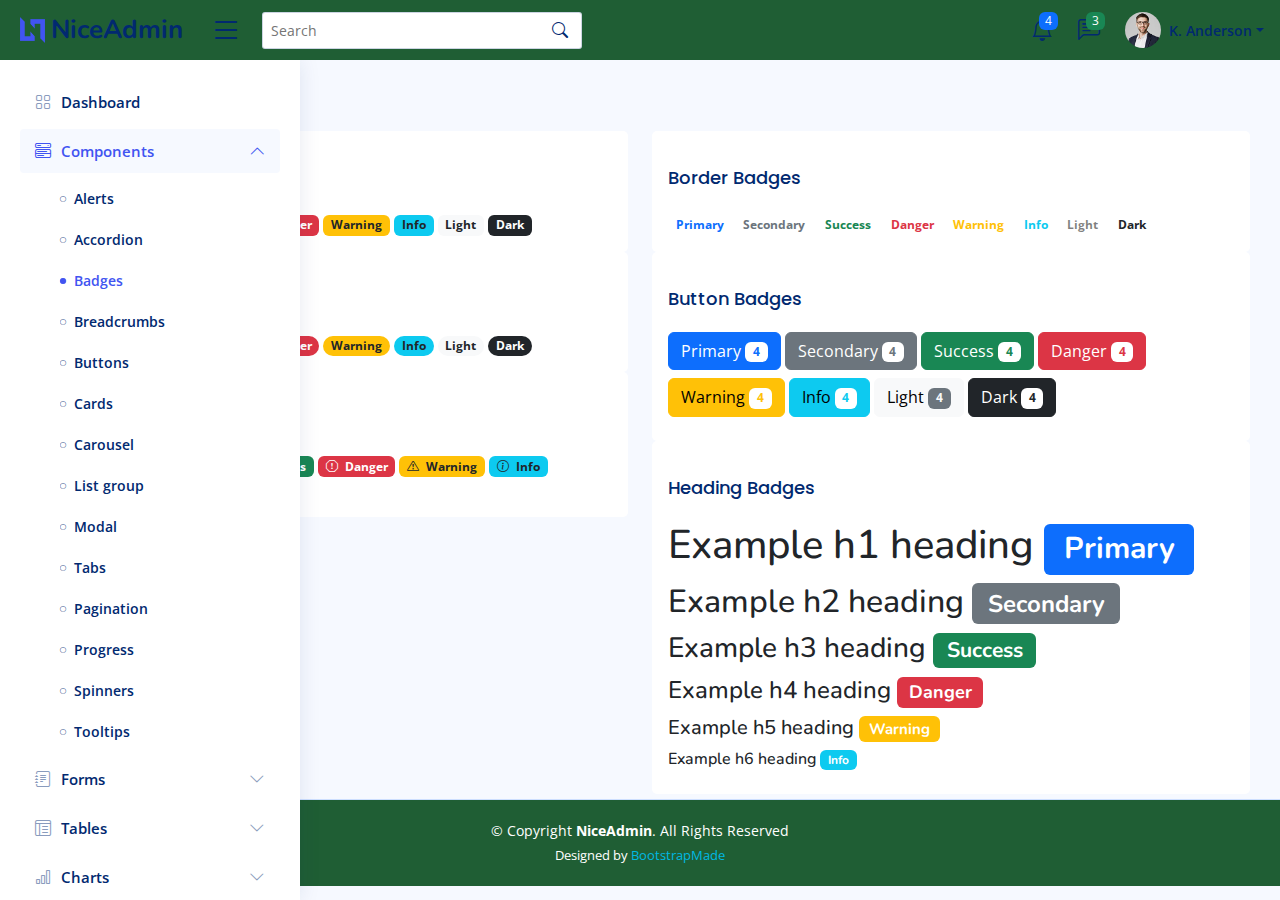
<file: app/components-badges.html>
<!DOCTYPE html>
<html lang="en">

<head>
  <meta charset="utf-8">
  <meta content="width=device-width, initial-scale=1.0" name="viewport">

  <title>Components / Badges - NiceAdmin Bootstrap Template</title>
  <meta content="" name="description">
  <meta content="" name="keywords">

  <!-- Favicons -->
  <link href="assets/img/favicon.png" rel="icon">
  <link href="assets/img/apple-touch-icon.png" rel="apple-touch-icon">

  <!-- Google Fonts -->
  <link href="https://fonts.gstatic.com" rel="preconnect">
  <link href="https://fonts.googleapis.com/css?family=Open+Sans:300,300i,400,400i,600,600i,700,700i|Nunito:300,300i,400,400i,600,600i,700,700i|Poppins:300,300i,400,400i,500,500i,600,600i,700,700i" rel="stylesheet">

  <!-- Vendor CSS Files -->
  <link href="assets/vendor/bootstrap/css/bootstrap.min.css" rel="stylesheet">
  <link href="assets/vendor/bootstrap-icons/bootstrap-icons.css" rel="stylesheet">
  <link href="assets/vendor/boxicons/css/boxicons.min.css" rel="stylesheet">
  <link href="assets/vendor/quill/quill.snow.css" rel="stylesheet">
  <link href="assets/vendor/quill/quill.bubble.css" rel="stylesheet">
  <link href="assets/vendor/remixicon/remixicon.css" rel="stylesheet">
  <link href="assets/vendor/simple-datatables/style.css" rel="stylesheet">

  <!-- Template Main CSS File -->
  <link href="assets/css/style.css" rel="stylesheet">

  <!-- =======================================================
  * Template Name: NiceAdmin
  * Updated: Mar 10 2024 with Bootstrap v5.3.3
  * Template URL: https://bootstrapmade.com/nice-admin-bootstrap-admin-html-template/
  * Author: BootstrapMade.com
  * License: https://bootstrapmade.com/license/
  ======================================================== -->
</head>

<body>

  <!-- ======= Header ======= -->
  <header id="header" class="header fixed-top d-flex align-items-center">

    <div class="d-flex align-items-center justify-content-between">
      <a href="index.html" class="logo d-flex align-items-center">
        <img src="assets/img/logo.png" alt="">
        <span class="d-none d-lg-block">NiceAdmin</span>
      </a>
      <i class="bi bi-list toggle-sidebar-btn"></i>
    </div><!-- End Logo -->

    <div class="search-bar">
      <form class="search-form d-flex align-items-center" method="POST" action="#">
        <input type="text" name="query" placeholder="Search" title="Enter search keyword">
        <button type="submit" title="Search"><i class="bi bi-search"></i></button>
      </form>
    </div><!-- End Search Bar -->

    <nav class="header-nav ms-auto">
      <ul class="d-flex align-items-center">

        <li class="nav-item d-block d-lg-none">
          <a class="nav-link nav-icon search-bar-toggle " href="#">
            <i class="bi bi-search"></i>
          </a>
        </li><!-- End Search Icon-->

        <li class="nav-item dropdown">

          <a class="nav-link nav-icon" href="#" data-bs-toggle="dropdown">
            <i class="bi bi-bell"></i>
            <span class="badge bg-primary badge-number">4</span>
          </a><!-- End Notification Icon -->

          <ul class="dropdown-menu dropdown-menu-end dropdown-menu-arrow notifications">
            <li class="dropdown-header">
              You have 4 new notifications
              <a href="#"><span class="badge rounded-pill bg-primary p-2 ms-2">View all</span></a>
            </li>
            <li>
              <hr class="dropdown-divider">
            </li>

            <li class="notification-item">
              <i class="bi bi-exclamation-circle text-warning"></i>
              <div>
                <h4>Lorem Ipsum</h4>
                <p>Quae dolorem earum veritatis oditseno</p>
                <p>30 min. ago</p>
              </div>
            </li>

            <li>
              <hr class="dropdown-divider">
            </li>

            <li class="notification-item">
              <i class="bi bi-x-circle text-danger"></i>
              <div>
                <h4>Atque rerum nesciunt</h4>
                <p>Quae dolorem earum veritatis oditseno</p>
                <p>1 hr. ago</p>
              </div>
            </li>

            <li>
              <hr class="dropdown-divider">
            </li>

            <li class="notification-item">
              <i class="bi bi-check-circle text-success"></i>
              <div>
                <h4>Sit rerum fuga</h4>
                <p>Quae dolorem earum veritatis oditseno</p>
                <p>2 hrs. ago</p>
              </div>
            </li>

            <li>
              <hr class="dropdown-divider">
            </li>

            <li class="notification-item">
              <i class="bi bi-info-circle text-primary"></i>
              <div>
                <h4>Dicta reprehenderit</h4>
                <p>Quae dolorem earum veritatis oditseno</p>
                <p>4 hrs. ago</p>
              </div>
            </li>

            <li>
              <hr class="dropdown-divider">
            </li>
            <li class="dropdown-footer">
              <a href="#">Show all notifications</a>
            </li>

          </ul><!-- End Notification Dropdown Items -->

        </li><!-- End Notification Nav -->

        <li class="nav-item dropdown">

          <a class="nav-link nav-icon" href="#" data-bs-toggle="dropdown">
            <i class="bi bi-chat-left-text"></i>
            <span class="badge bg-success badge-number">3</span>
          </a><!-- End Messages Icon -->

          <ul class="dropdown-menu dropdown-menu-end dropdown-menu-arrow messages">
            <li class="dropdown-header">
              You have 3 new messages
              <a href="#"><span class="badge rounded-pill bg-primary p-2 ms-2">View all</span></a>
            </li>
            <li>
              <hr class="dropdown-divider">
            </li>

            <li class="message-item">
              <a href="#">
                <img src="assets/img/messages-1.jpg" alt="" class="rounded-circle">
                <div>
                  <h4>Maria Hudson</h4>
                  <p>Velit asperiores et ducimus soluta repudiandae labore officia est ut...</p>
                  <p>4 hrs. ago</p>
                </div>
              </a>
            </li>
            <li>
              <hr class="dropdown-divider">
            </li>

            <li class="message-item">
              <a href="#">
                <img src="assets/img/messages-2.jpg" alt="" class="rounded-circle">
                <div>
                  <h4>Anna Nelson</h4>
                  <p>Velit asperiores et ducimus soluta repudiandae labore officia est ut...</p>
                  <p>6 hrs. ago</p>
                </div>
              </a>
            </li>
            <li>
              <hr class="dropdown-divider">
            </li>

            <li class="message-item">
              <a href="#">
                <img src="assets/img/messages-3.jpg" alt="" class="rounded-circle">
                <div>
                  <h4>David Muldon</h4>
                  <p>Velit asperiores et ducimus soluta repudiandae labore officia est ut...</p>
                  <p>8 hrs. ago</p>
                </div>
              </a>
            </li>
            <li>
              <hr class="dropdown-divider">
            </li>

            <li class="dropdown-footer">
              <a href="#">Show all messages</a>
            </li>

          </ul><!-- End Messages Dropdown Items -->

        </li><!-- End Messages Nav -->

        <li class="nav-item dropdown pe-3">

          <a class="nav-link nav-profile d-flex align-items-center pe-0" href="#" data-bs-toggle="dropdown">
            <img src="assets/img/profile-img.jpg" alt="Profile" class="rounded-circle">
            <span class="d-none d-md-block dropdown-toggle ps-2">K. Anderson</span>
          </a><!-- End Profile Iamge Icon -->

          <ul class="dropdown-menu dropdown-menu-end dropdown-menu-arrow profile">
            <li class="dropdown-header">
              <h6>Kevin Anderson</h6>
              <span>Web Designer</span>
            </li>
            <li>
              <hr class="dropdown-divider">
            </li>

            <li>
              <a class="dropdown-item d-flex align-items-center" href="users-profile.html">
                <i class="bi bi-person"></i>
                <span>My Profile</span>
              </a>
            </li>
            <li>
              <hr class="dropdown-divider">
            </li>

            <li>
              <a class="dropdown-item d-flex align-items-center" href="users-profile.html">
                <i class="bi bi-gear"></i>
                <span>Account Settings</span>
              </a>
            </li>
            <li>
              <hr class="dropdown-divider">
            </li>

            <li>
              <a class="dropdown-item d-flex align-items-center" href="pages-faq.html">
                <i class="bi bi-question-circle"></i>
                <span>Need Help?</span>
              </a>
            </li>
            <li>
              <hr class="dropdown-divider">
            </li>

            <li>
              <a class="dropdown-item d-flex align-items-center" href="#">
                <i class="bi bi-box-arrow-right"></i>
                <span>Sign Out</span>
              </a>
            </li>

          </ul><!-- End Profile Dropdown Items -->
        </li><!-- End Profile Nav -->

      </ul>
    </nav><!-- End Icons Navigation -->

  </header><!-- End Header -->

  <!-- ======= Sidebar ======= -->
  <aside id="sidebar" class="sidebar">

    <ul class="sidebar-nav" id="sidebar-nav">

      <li class="nav-item">
        <a class="nav-link collapsed" href="index.html">
          <i class="bi bi-grid"></i>
          <span>Dashboard</span>
        </a>
      </li><!-- End Dashboard Nav -->

      <li class="nav-item">
        <a class="nav-link " data-bs-target="#components-nav" data-bs-toggle="collapse" href="#">
          <i class="bi bi-menu-button-wide"></i><span>Components</span><i class="bi bi-chevron-down ms-auto"></i>
        </a>
        <ul id="components-nav" class="nav-content collapse show" data-bs-parent="#sidebar-nav">
          <li>
            <a href="components-alerts.html">
              <i class="bi bi-circle"></i><span>Alerts</span>
            </a>
          </li>
          <li>
            <a href="components-accordion.html">
              <i class="bi bi-circle"></i><span>Accordion</span>
            </a>
          </li>
          <li>
            <a href="components-badges.html" class="active">
              <i class="bi bi-circle"></i><span>Badges</span>
            </a>
          </li>
          <li>
            <a href="components-breadcrumbs.html">
              <i class="bi bi-circle"></i><span>Breadcrumbs</span>
            </a>
          </li>
          <li>
            <a href="components-buttons.html">
              <i class="bi bi-circle"></i><span>Buttons</span>
            </a>
          </li>
          <li>
            <a href="components-cards.html">
              <i class="bi bi-circle"></i><span>Cards</span>
            </a>
          </li>
          <li>
            <a href="components-carousel.html">
              <i class="bi bi-circle"></i><span>Carousel</span>
            </a>
          </li>
          <li>
            <a href="components-list-group.html">
              <i class="bi bi-circle"></i><span>List group</span>
            </a>
          </li>
          <li>
            <a href="components-modal.html">
              <i class="bi bi-circle"></i><span>Modal</span>
            </a>
          </li>
          <li>
            <a href="components-tabs.html">
              <i class="bi bi-circle"></i><span>Tabs</span>
            </a>
          </li>
          <li>
            <a href="components-pagination.html">
              <i class="bi bi-circle"></i><span>Pagination</span>
            </a>
          </li>
          <li>
            <a href="components-progress.html">
              <i class="bi bi-circle"></i><span>Progress</span>
            </a>
          </li>
          <li>
            <a href="components-spinners.html">
              <i class="bi bi-circle"></i><span>Spinners</span>
            </a>
          </li>
          <li>
            <a href="components-tooltips.html">
              <i class="bi bi-circle"></i><span>Tooltips</span>
            </a>
          </li>
        </ul>
      </li><!-- End Components Nav -->

      <li class="nav-item">
        <a class="nav-link collapsed" data-bs-target="#forms-nav" data-bs-toggle="collapse" href="#">
          <i class="bi bi-journal-text"></i><span>Forms</span><i class="bi bi-chevron-down ms-auto"></i>
        </a>
        <ul id="forms-nav" class="nav-content collapse " data-bs-parent="#sidebar-nav">
          <li>
            <a href="forms-elements.html">
              <i class="bi bi-circle"></i><span>Form Elements</span>
            </a>
          </li>
          <li>
            <a href="forms-layouts.html">
              <i class="bi bi-circle"></i><span>Form Layouts</span>
            </a>
          </li>
          <li>
            <a href="forms-editors.html">
              <i class="bi bi-circle"></i><span>Form Editors</span>
            </a>
          </li>
          <li>
            <a href="forms-validation.html">
              <i class="bi bi-circle"></i><span>Form Validation</span>
            </a>
          </li>
        </ul>
      </li><!-- End Forms Nav -->

      <li class="nav-item">
        <a class="nav-link collapsed" data-bs-target="#tables-nav" data-bs-toggle="collapse" href="#">
          <i class="bi bi-layout-text-window-reverse"></i><span>Tables</span><i class="bi bi-chevron-down ms-auto"></i>
        </a>
        <ul id="tables-nav" class="nav-content collapse " data-bs-parent="#sidebar-nav">
          <li>
            <a href="tables-general.html">
              <i class="bi bi-circle"></i><span>General Tables</span>
            </a>
          </li>
          <li>
            <a href="tables-data.html">
              <i class="bi bi-circle"></i><span>Data Tables</span>
            </a>
          </li>
        </ul>
      </li><!-- End Tables Nav -->

      <li class="nav-item">
        <a class="nav-link collapsed" data-bs-target="#charts-nav" data-bs-toggle="collapse" href="#">
          <i class="bi bi-bar-chart"></i><span>Charts</span><i class="bi bi-chevron-down ms-auto"></i>
        </a>
        <ul id="charts-nav" class="nav-content collapse " data-bs-parent="#sidebar-nav">
          <li>
            <a href="charts-chartjs.html">
              <i class="bi bi-circle"></i><span>Chart.js</span>
            </a>
          </li>
          <li>
            <a href="charts-apexcharts.html">
              <i class="bi bi-circle"></i><span>ApexCharts</span>
            </a>
          </li>
          <li>
            <a href="charts-echarts.html">
              <i class="bi bi-circle"></i><span>ECharts</span>
            </a>
          </li>
        </ul>
      </li><!-- End Charts Nav -->

      <li class="nav-item">
        <a class="nav-link collapsed" data-bs-target="#icons-nav" data-bs-toggle="collapse" href="#">
          <i class="bi bi-gem"></i><span>Icons</span><i class="bi bi-chevron-down ms-auto"></i>
        </a>
        <ul id="icons-nav" class="nav-content collapse " data-bs-parent="#sidebar-nav">
          <li>
            <a href="icons-bootstrap.html">
              <i class="bi bi-circle"></i><span>Bootstrap Icons</span>
            </a>
          </li>
          <li>
            <a href="icons-remix.html">
              <i class="bi bi-circle"></i><span>Remix Icons</span>
            </a>
          </li>
          <li>
            <a href="icons-boxicons.html">
              <i class="bi bi-circle"></i><span>Boxicons</span>
            </a>
          </li>
        </ul>
      </li><!-- End Icons Nav -->

      <li class="nav-heading">Pages</li>

      <li class="nav-item">
        <a class="nav-link collapsed" href="users-profile.html">
          <i class="bi bi-person"></i>
          <span>Profile</span>
        </a>
      </li><!-- End Profile Page Nav -->

      <li class="nav-item">
        <a class="nav-link collapsed" href="pages-faq.html">
          <i class="bi bi-question-circle"></i>
          <span>F.A.Q</span>
        </a>
      </li><!-- End F.A.Q Page Nav -->

      <li class="nav-item">
        <a class="nav-link collapsed" href="pages-contact.html">
          <i class="bi bi-envelope"></i>
          <span>Contact</span>
        </a>
      </li><!-- End Contact Page Nav -->

      <li class="nav-item">
        <a class="nav-link collapsed" href="pages-register.html">
          <i class="bi bi-card-list"></i>
          <span>Register</span>
        </a>
      </li><!-- End Register Page Nav -->

      <li class="nav-item">
        <a class="nav-link collapsed" href="pages-login.html">
          <i class="bi bi-box-arrow-in-right"></i>
          <span>Login</span>
        </a>
      </li><!-- End Login Page Nav -->

      <li class="nav-item">
        <a class="nav-link collapsed" href="pages-error-404.html">
          <i class="bi bi-dash-circle"></i>
          <span>Error 404</span>
        </a>
      </li><!-- End Error 404 Page Nav -->

      <li class="nav-item">
        <a class="nav-link collapsed" href="pages-blank.html">
          <i class="bi bi-file-earmark"></i>
          <span>Blank</span>
        </a>
      </li><!-- End Blank Page Nav -->

    </ul>

  </aside><!-- End Sidebar-->

  <main id="main" class="main">

    <div class="pagetitle">
      <h1>Badges</h1>
      <nav>
        <ol class="breadcrumb">
          <li class="breadcrumb-item"><a href="index.html">Home</a></li>
          <li class="breadcrumb-item">Components</li>
          <li class="breadcrumb-item active">Badges</li>
        </ol>
      </nav>
    </div><!-- End Page Title -->

    <section class="section">
      <div class="row">

        <div class="col-lg-6">

          <div class="card">
            <div class="card-body">
              <h5 class="card-title">Default Badges</h5>

              <span class="badge bg-primary">Primary</span>
              <span class="badge bg-secondary">Secondary</span>
              <span class="badge bg-success">Success</span>
              <span class="badge bg-danger">Danger</span>
              <span class="badge bg-warning text-dark">Warning</span>
              <span class="badge bg-info text-dark">Info</span>
              <span class="badge bg-light text-dark">Light</span>
              <span class="badge bg-dark">Dark</span>
            </div>
          </div><!-- End Default Badges -->

          <div class="card">
            <div class="card-body">
              <h5 class="card-title">Pill Badges</h5>
              <span class="badge rounded-pill bg-primary">Primary</span>
              <span class="badge rounded-pill bg-secondary">Secondary</span>
              <span class="badge rounded-pill bg-success">Success</span>
              <span class="badge rounded-pill bg-danger">Danger</span>
              <span class="badge rounded-pill bg-warning text-dark">Warning</span>
              <span class="badge rounded-pill bg-info text-dark">Info</span>
              <span class="badge rounded-pill bg-light text-dark">Light</span>
              <span class="badge rounded-pill bg-dark">Dark</span>
            </div>
          </div><!-- End Pill Badges -->

          <div class="card">
            <div class="card-body">
              <h5 class="card-title">Icon Badges</h5>
              <span class="badge bg-primary"><i class="bi bi-star me-1"></i> Primary</span>
              <span class="badge bg-secondary"><i class="bi bi-collection me-1"></i> Secondary</span>
              <span class="badge bg-success"><i class="bi bi-check-circle me-1"></i> Success</span>
              <span class="badge bg-danger"><i class="bi bi-exclamation-octagon me-1"></i> Danger</span>
              <span class="badge bg-warning text-dark"><i class="bi bi-exclamation-triangle me-1"></i> Warning</span>
              <span class="badge bg-info text-dark"><i class="bi bi-info-circle me-1"></i> Info</span>
              <span class="badge bg-light text-dark"><i class="bi bi-star me-1"></i> Light</span>
              <span class="badge bg-dark"><i class="bi bi-folder me-1"></i> Dark</span>
            </div>
          </div><!-- End Icon Badges -->

        </div>

        <div class="col-lg-6">

          <div class="card">
            <div class="card-body">
              <h5 class="card-title">Border Badges</h5>
              <span class="badge border-primary border-1 text-primary">Primary</span>
              <span class="badge border-secondary border-1 text-secondary">Secondary</span>
              <span class="badge border-success border-1 text-success">Success</span>
              <span class="badge border-danger border-1 text-danger">Danger</span>
              <span class="badge border-warning border-1 text-warning">Warning</span>
              <span class="badge border-info border-1 text-info">Info</span>
              <span class="badge border-light border-1 text-black-50">Light</span>
              <span class="badge border-dark border-1 text-dark">Dark</span>
            </div>
          </div><!-- End Border Badges -->

          <div class="card">
            <div class="card-body">
              <h5 class="card-title">Button Badges</h5>

              <button type="button" class="btn btn-primary mb-2">
                Primary <span class="badge bg-white text-primary">4</span>
              </button>
              <button type="button" class="btn btn-secondary mb-2">
                Secondary <span class="badge bg-white text-secondary">4</span>
              </button>
              <button type="button" class="btn btn-success mb-2">
                Success <span class="badge bg-white text-success">4</span>
              </button>
              <button type="button" class="btn btn-danger mb-2">
                Danger <span class="badge bg-white text-danger">4</span>
              </button>
              <button type="button" class="btn btn-warning mb-2">
                Warning <span class="badge bg-white text-warning">4</span>
              </button>
              <button type="button" class="btn btn-info mb-2">
                Info <span class="badge bg-white text-info">4</span>
              </button>
              <button type="button" class="btn btn-light mb-2">
                Light <span class="badge bg-secondary text-light">4</span>
              </button>
              <button type="button" class="btn btn-dark mb-2">
                Dark <span class="badge bg-white text-dark">4</span>
              </button>
            </div>
          </div><!-- End Button Badges -->

          <div class="card">
            <div class="card-body">
              <h5 class="card-title">Heading Badges</h5>

              <h1>Example h1 heading <span class="badge bg-primary">Primary</span></h1>
              <h2>Example h2 heading <span class="badge bg-secondary">Secondary</span></h2>
              <h3>Example h3 heading <span class="badge bg-success">Success</span></h3>
              <h4>Example h4 heading <span class="badge bg-danger">Danger</span></h4>
              <h5>Example h5 heading <span class="badge bg-warning">Warning</span></h5>
              <h6>Example h6 heading <span class="badge bg-info">Info</span></h6>
            </div>
          </div><!-- End Heading Badges -->

        </div>

      </div>
    </section>

  </main><!-- End #main -->

  <!-- ======= Footer ======= -->
  <footer id="footer" class="footer">
    <div class="copyright">
      &copy; Copyright <strong><span>NiceAdmin</span></strong>. All Rights Reserved
    </div>
    <div class="credits">
      <!-- All the links in the footer should remain intact. -->
      <!-- You can delete the links only if you purchased the pro version. -->
      <!-- Licensing information: https://bootstrapmade.com/license/ -->
      <!-- Purchase the pro version with working PHP/AJAX contact form: https://bootstrapmade.com/nice-admin-bootstrap-admin-html-template/ -->
      Designed by <a href="https://bootstrapmade.com/">BootstrapMade</a>
    </div>
  </footer><!-- End Footer -->

  <a href="#" class="back-to-top d-flex align-items-center justify-content-center"><i class="bi bi-arrow-up-short"></i></a>

  <!-- Vendor JS Files -->
  <script src="assets/vendor/apexcharts/apexcharts.min.js"></script>
  <script src="assets/vendor/bootstrap/js/bootstrap.bundle.min.js"></script>
  <script src="assets/vendor/chart.js/chart.umd.js"></script>
  <script src="assets/vendor/echarts/echarts.min.js"></script>
  <script src="assets/vendor/quill/quill.min.js"></script>
  <script src="assets/vendor/simple-datatables/simple-datatables.js"></script>
  <script src="assets/vendor/tinymce/tinymce.min.js"></script>
  <script src="assets/vendor/php-email-form/validate.js"></script>

  <!-- Template Main JS File -->
  <script src="assets/js/main.js"></script>

</body>

</html>
</file>
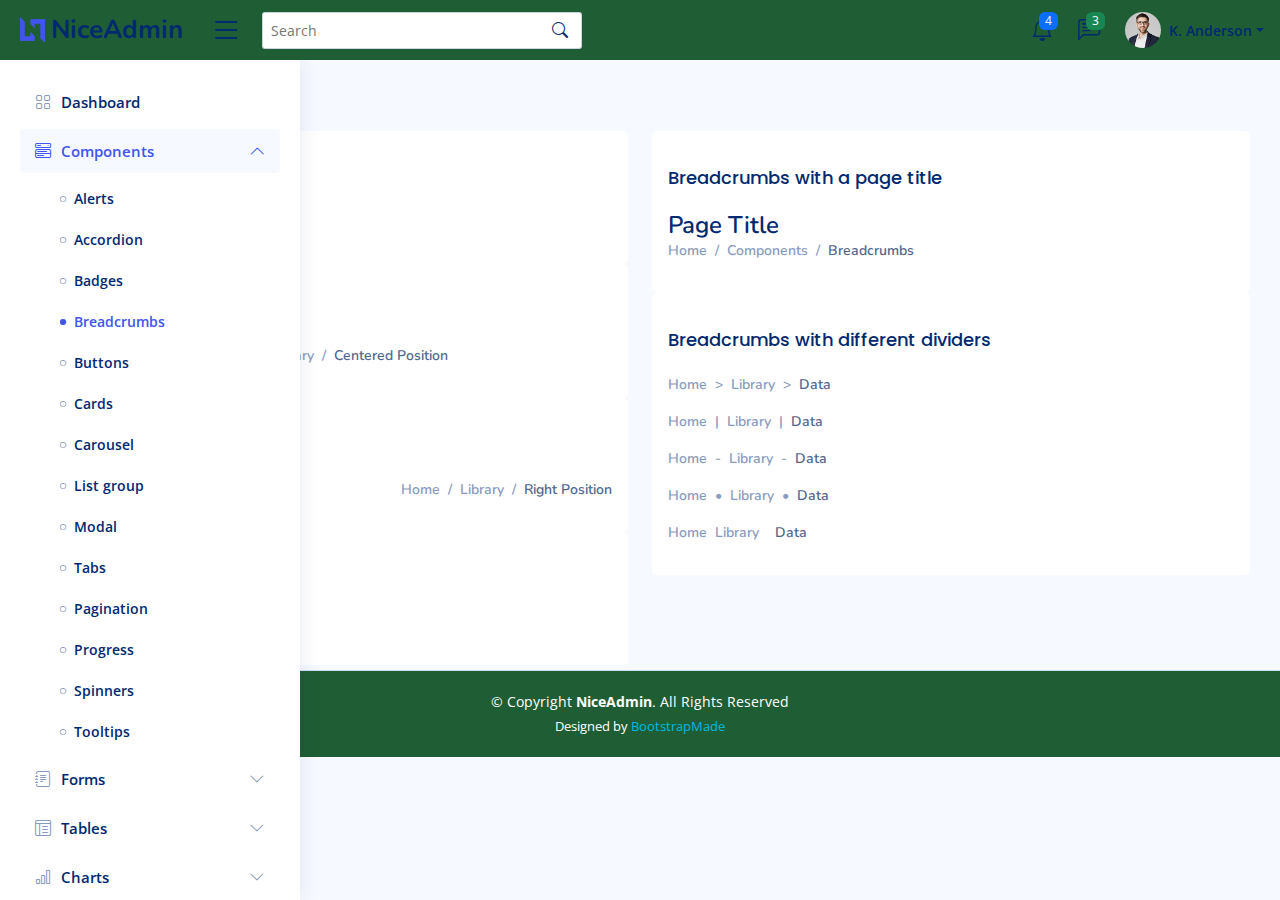
<file: app/components-breadcrumbs.html>
<!DOCTYPE html>
<html lang="en">

<head>
  <meta charset="utf-8">
  <meta content="width=device-width, initial-scale=1.0" name="viewport">

  <title>Components / Breadcrumbs - NiceAdmin Bootstrap Template</title>
  <meta content="" name="description">
  <meta content="" name="keywords">

  <!-- Favicons -->
  <link href="assets/img/favicon.png" rel="icon">
  <link href="assets/img/apple-touch-icon.png" rel="apple-touch-icon">

  <!-- Google Fonts -->
  <link href="https://fonts.gstatic.com" rel="preconnect">
  <link href="https://fonts.googleapis.com/css?family=Open+Sans:300,300i,400,400i,600,600i,700,700i|Nunito:300,300i,400,400i,600,600i,700,700i|Poppins:300,300i,400,400i,500,500i,600,600i,700,700i" rel="stylesheet">

  <!-- Vendor CSS Files -->
  <link href="assets/vendor/bootstrap/css/bootstrap.min.css" rel="stylesheet">
  <link href="assets/vendor/bootstrap-icons/bootstrap-icons.css" rel="stylesheet">
  <link href="assets/vendor/boxicons/css/boxicons.min.css" rel="stylesheet">
  <link href="assets/vendor/quill/quill.snow.css" rel="stylesheet">
  <link href="assets/vendor/quill/quill.bubble.css" rel="stylesheet">
  <link href="assets/vendor/remixicon/remixicon.css" rel="stylesheet">
  <link href="assets/vendor/simple-datatables/style.css" rel="stylesheet">

  <!-- Template Main CSS File -->
  <link href="assets/css/style.css" rel="stylesheet">

  <!-- =======================================================
  * Template Name: NiceAdmin
  * Updated: Mar 10 2024 with Bootstrap v5.3.3
  * Template URL: https://bootstrapmade.com/nice-admin-bootstrap-admin-html-template/
  * Author: BootstrapMade.com
  * License: https://bootstrapmade.com/license/
  ======================================================== -->
</head>

<body>

  <!-- ======= Header ======= -->
  <header id="header" class="header fixed-top d-flex align-items-center">

    <div class="d-flex align-items-center justify-content-between">
      <a href="index.html" class="logo d-flex align-items-center">
        <img src="assets/img/logo.png" alt="">
        <span class="d-none d-lg-block">NiceAdmin</span>
      </a>
      <i class="bi bi-list toggle-sidebar-btn"></i>
    </div><!-- End Logo -->

    <div class="search-bar">
      <form class="search-form d-flex align-items-center" method="POST" action="#">
        <input type="text" name="query" placeholder="Search" title="Enter search keyword">
        <button type="submit" title="Search"><i class="bi bi-search"></i></button>
      </form>
    </div><!-- End Search Bar -->

    <nav class="header-nav ms-auto">
      <ul class="d-flex align-items-center">

        <li class="nav-item d-block d-lg-none">
          <a class="nav-link nav-icon search-bar-toggle " href="#">
            <i class="bi bi-search"></i>
          </a>
        </li><!-- End Search Icon-->

        <li class="nav-item dropdown">

          <a class="nav-link nav-icon" href="#" data-bs-toggle="dropdown">
            <i class="bi bi-bell"></i>
            <span class="badge bg-primary badge-number">4</span>
          </a><!-- End Notification Icon -->

          <ul class="dropdown-menu dropdown-menu-end dropdown-menu-arrow notifications">
            <li class="dropdown-header">
              You have 4 new notifications
              <a href="#"><span class="badge rounded-pill bg-primary p-2 ms-2">View all</span></a>
            </li>
            <li>
              <hr class="dropdown-divider">
            </li>

            <li class="notification-item">
              <i class="bi bi-exclamation-circle text-warning"></i>
              <div>
                <h4>Lorem Ipsum</h4>
                <p>Quae dolorem earum veritatis oditseno</p>
                <p>30 min. ago</p>
              </div>
            </li>

            <li>
              <hr class="dropdown-divider">
            </li>

            <li class="notification-item">
              <i class="bi bi-x-circle text-danger"></i>
              <div>
                <h4>Atque rerum nesciunt</h4>
                <p>Quae dolorem earum veritatis oditseno</p>
                <p>1 hr. ago</p>
              </div>
            </li>

            <li>
              <hr class="dropdown-divider">
            </li>

            <li class="notification-item">
              <i class="bi bi-check-circle text-success"></i>
              <div>
                <h4>Sit rerum fuga</h4>
                <p>Quae dolorem earum veritatis oditseno</p>
                <p>2 hrs. ago</p>
              </div>
            </li>

            <li>
              <hr class="dropdown-divider">
            </li>

            <li class="notification-item">
              <i class="bi bi-info-circle text-primary"></i>
              <div>
                <h4>Dicta reprehenderit</h4>
                <p>Quae dolorem earum veritatis oditseno</p>
                <p>4 hrs. ago</p>
              </div>
            </li>

            <li>
              <hr class="dropdown-divider">
            </li>
            <li class="dropdown-footer">
              <a href="#">Show all notifications</a>
            </li>

          </ul><!-- End Notification Dropdown Items -->

        </li><!-- End Notification Nav -->

        <li class="nav-item dropdown">

          <a class="nav-link nav-icon" href="#" data-bs-toggle="dropdown">
            <i class="bi bi-chat-left-text"></i>
            <span class="badge bg-success badge-number">3</span>
          </a><!-- End Messages Icon -->

          <ul class="dropdown-menu dropdown-menu-end dropdown-menu-arrow messages">
            <li class="dropdown-header">
              You have 3 new messages
              <a href="#"><span class="badge rounded-pill bg-primary p-2 ms-2">View all</span></a>
            </li>
            <li>
              <hr class="dropdown-divider">
            </li>

            <li class="message-item">
              <a href="#">
                <img src="assets/img/messages-1.jpg" alt="" class="rounded-circle">
                <div>
                  <h4>Maria Hudson</h4>
                  <p>Velit asperiores et ducimus soluta repudiandae labore officia est ut...</p>
                  <p>4 hrs. ago</p>
                </div>
              </a>
            </li>
            <li>
              <hr class="dropdown-divider">
            </li>

            <li class="message-item">
              <a href="#">
                <img src="assets/img/messages-2.jpg" alt="" class="rounded-circle">
                <div>
                  <h4>Anna Nelson</h4>
                  <p>Velit asperiores et ducimus soluta repudiandae labore officia est ut...</p>
                  <p>6 hrs. ago</p>
                </div>
              </a>
            </li>
            <li>
              <hr class="dropdown-divider">
            </li>

            <li class="message-item">
              <a href="#">
                <img src="assets/img/messages-3.jpg" alt="" class="rounded-circle">
                <div>
                  <h4>David Muldon</h4>
                  <p>Velit asperiores et ducimus soluta repudiandae labore officia est ut...</p>
                  <p>8 hrs. ago</p>
                </div>
              </a>
            </li>
            <li>
              <hr class="dropdown-divider">
            </li>

            <li class="dropdown-footer">
              <a href="#">Show all messages</a>
            </li>

          </ul><!-- End Messages Dropdown Items -->

        </li><!-- End Messages Nav -->

        <li class="nav-item dropdown pe-3">

          <a class="nav-link nav-profile d-flex align-items-center pe-0" href="#" data-bs-toggle="dropdown">
            <img src="assets/img/profile-img.jpg" alt="Profile" class="rounded-circle">
            <span class="d-none d-md-block dropdown-toggle ps-2">K. Anderson</span>
          </a><!-- End Profile Iamge Icon -->

          <ul class="dropdown-menu dropdown-menu-end dropdown-menu-arrow profile">
            <li class="dropdown-header">
              <h6>Kevin Anderson</h6>
              <span>Web Designer</span>
            </li>
            <li>
              <hr class="dropdown-divider">
            </li>

            <li>
              <a class="dropdown-item d-flex align-items-center" href="users-profile.html">
                <i class="bi bi-person"></i>
                <span>My Profile</span>
              </a>
            </li>
            <li>
              <hr class="dropdown-divider">
            </li>

            <li>
              <a class="dropdown-item d-flex align-items-center" href="users-profile.html">
                <i class="bi bi-gear"></i>
                <span>Account Settings</span>
              </a>
            </li>
            <li>
              <hr class="dropdown-divider">
            </li>

            <li>
              <a class="dropdown-item d-flex align-items-center" href="pages-faq.html">
                <i class="bi bi-question-circle"></i>
                <span>Need Help?</span>
              </a>
            </li>
            <li>
              <hr class="dropdown-divider">
            </li>

            <li>
              <a class="dropdown-item d-flex align-items-center" href="#">
                <i class="bi bi-box-arrow-right"></i>
                <span>Sign Out</span>
              </a>
            </li>

          </ul><!-- End Profile Dropdown Items -->
        </li><!-- End Profile Nav -->

      </ul>
    </nav><!-- End Icons Navigation -->

  </header><!-- End Header -->

  <!-- ======= Sidebar ======= -->
  <aside id="sidebar" class="sidebar">

    <ul class="sidebar-nav" id="sidebar-nav">

      <li class="nav-item">
        <a class="nav-link collapsed" href="index.html">
          <i class="bi bi-grid"></i>
          <span>Dashboard</span>
        </a>
      </li><!-- End Dashboard Nav -->

      <li class="nav-item">
        <a class="nav-link " data-bs-target="#components-nav" data-bs-toggle="collapse" href="#">
          <i class="bi bi-menu-button-wide"></i><span>Components</span><i class="bi bi-chevron-down ms-auto"></i>
        </a>
        <ul id="components-nav" class="nav-content collapse show" data-bs-parent="#sidebar-nav">
          <li>
            <a href="components-alerts.html">
              <i class="bi bi-circle"></i><span>Alerts</span>
            </a>
          </li>
          <li>
            <a href="components-accordion.html">
              <i class="bi bi-circle"></i><span>Accordion</span>
            </a>
          </li>
          <li>
            <a href="components-badges.html">
              <i class="bi bi-circle"></i><span>Badges</span>
            </a>
          </li>
          <li>
            <a href="components-breadcrumbs.html" class="active">
              <i class="bi bi-circle"></i><span>Breadcrumbs</span>
            </a>
          </li>
          <li>
            <a href="components-buttons.html">
              <i class="bi bi-circle"></i><span>Buttons</span>
            </a>
          </li>
          <li>
            <a href="components-cards.html">
              <i class="bi bi-circle"></i><span>Cards</span>
            </a>
          </li>
          <li>
            <a href="components-carousel.html">
              <i class="bi bi-circle"></i><span>Carousel</span>
            </a>
          </li>
          <li>
            <a href="components-list-group.html">
              <i class="bi bi-circle"></i><span>List group</span>
            </a>
          </li>
          <li>
            <a href="components-modal.html">
              <i class="bi bi-circle"></i><span>Modal</span>
            </a>
          </li>
          <li>
            <a href="components-tabs.html">
              <i class="bi bi-circle"></i><span>Tabs</span>
            </a>
          </li>
          <li>
            <a href="components-pagination.html">
              <i class="bi bi-circle"></i><span>Pagination</span>
            </a>
          </li>
          <li>
            <a href="components-progress.html">
              <i class="bi bi-circle"></i><span>Progress</span>
            </a>
          </li>
          <li>
            <a href="components-spinners.html">
              <i class="bi bi-circle"></i><span>Spinners</span>
            </a>
          </li>
          <li>
            <a href="components-tooltips.html">
              <i class="bi bi-circle"></i><span>Tooltips</span>
            </a>
          </li>
        </ul>
      </li><!-- End Components Nav -->

      <li class="nav-item">
        <a class="nav-link collapsed" data-bs-target="#forms-nav" data-bs-toggle="collapse" href="#">
          <i class="bi bi-journal-text"></i><span>Forms</span><i class="bi bi-chevron-down ms-auto"></i>
        </a>
        <ul id="forms-nav" class="nav-content collapse " data-bs-parent="#sidebar-nav">
          <li>
            <a href="forms-elements.html">
              <i class="bi bi-circle"></i><span>Form Elements</span>
            </a>
          </li>
          <li>
            <a href="forms-layouts.html">
              <i class="bi bi-circle"></i><span>Form Layouts</span>
            </a>
          </li>
          <li>
            <a href="forms-editors.html">
              <i class="bi bi-circle"></i><span>Form Editors</span>
            </a>
          </li>
          <li>
            <a href="forms-validation.html">
              <i class="bi bi-circle"></i><span>Form Validation</span>
            </a>
          </li>
        </ul>
      </li><!-- End Forms Nav -->

      <li class="nav-item">
        <a class="nav-link collapsed" data-bs-target="#tables-nav" data-bs-toggle="collapse" href="#">
          <i class="bi bi-layout-text-window-reverse"></i><span>Tables</span><i class="bi bi-chevron-down ms-auto"></i>
        </a>
        <ul id="tables-nav" class="nav-content collapse " data-bs-parent="#sidebar-nav">
          <li>
            <a href="tables-general.html">
              <i class="bi bi-circle"></i><span>General Tables</span>
            </a>
          </li>
          <li>
            <a href="tables-data.html">
              <i class="bi bi-circle"></i><span>Data Tables</span>
            </a>
          </li>
        </ul>
      </li><!-- End Tables Nav -->

      <li class="nav-item">
        <a class="nav-link collapsed" data-bs-target="#charts-nav" data-bs-toggle="collapse" href="#">
          <i class="bi bi-bar-chart"></i><span>Charts</span><i class="bi bi-chevron-down ms-auto"></i>
        </a>
        <ul id="charts-nav" class="nav-content collapse " data-bs-parent="#sidebar-nav">
          <li>
            <a href="charts-chartjs.html">
              <i class="bi bi-circle"></i><span>Chart.js</span>
            </a>
          </li>
          <li>
            <a href="charts-apexcharts.html">
              <i class="bi bi-circle"></i><span>ApexCharts</span>
            </a>
          </li>
          <li>
            <a href="charts-echarts.html">
              <i class="bi bi-circle"></i><span>ECharts</span>
            </a>
          </li>
        </ul>
      </li><!-- End Charts Nav -->

      <li class="nav-item">
        <a class="nav-link collapsed" data-bs-target="#icons-nav" data-bs-toggle="collapse" href="#">
          <i class="bi bi-gem"></i><span>Icons</span><i class="bi bi-chevron-down ms-auto"></i>
        </a>
        <ul id="icons-nav" class="nav-content collapse " data-bs-parent="#sidebar-nav">
          <li>
            <a href="icons-bootstrap.html">
              <i class="bi bi-circle"></i><span>Bootstrap Icons</span>
            </a>
          </li>
          <li>
            <a href="icons-remix.html">
              <i class="bi bi-circle"></i><span>Remix Icons</span>
            </a>
          </li>
          <li>
            <a href="icons-boxicons.html">
              <i class="bi bi-circle"></i><span>Boxicons</span>
            </a>
          </li>
        </ul>
      </li><!-- End Icons Nav -->

      <li class="nav-heading">Pages</li>

      <li class="nav-item">
        <a class="nav-link collapsed" href="users-profile.html">
          <i class="bi bi-person"></i>
          <span>Profile</span>
        </a>
      </li><!-- End Profile Page Nav -->

      <li class="nav-item">
        <a class="nav-link collapsed" href="pages-faq.html">
          <i class="bi bi-question-circle"></i>
          <span>F.A.Q</span>
        </a>
      </li><!-- End F.A.Q Page Nav -->

      <li class="nav-item">
        <a class="nav-link collapsed" href="pages-contact.html">
          <i class="bi bi-envelope"></i>
          <span>Contact</span>
        </a>
      </li><!-- End Contact Page Nav -->

      <li class="nav-item">
        <a class="nav-link collapsed" href="pages-register.html">
          <i class="bi bi-card-list"></i>
          <span>Register</span>
        </a>
      </li><!-- End Register Page Nav -->

      <li class="nav-item">
        <a class="nav-link collapsed" href="pages-login.html">
          <i class="bi bi-box-arrow-in-right"></i>
          <span>Login</span>
        </a>
      </li><!-- End Login Page Nav -->

      <li class="nav-item">
        <a class="nav-link collapsed" href="pages-error-404.html">
          <i class="bi bi-dash-circle"></i>
          <span>Error 404</span>
        </a>
      </li><!-- End Error 404 Page Nav -->

      <li class="nav-item">
        <a class="nav-link collapsed" href="pages-blank.html">
          <i class="bi bi-file-earmark"></i>
          <span>Blank</span>
        </a>
      </li><!-- End Blank Page Nav -->

    </ul>

  </aside><!-- End Sidebar-->

  <main id="main" class="main">

    <div class="pagetitle">
      <h1>Breadcrumbs</h1>
      <nav>
        <ol class="breadcrumb">
          <li class="breadcrumb-item"><a href="index.html">Home</a></li>
          <li class="breadcrumb-item">Components</li>
          <li class="breadcrumb-item active">Breadcrumbs</li>
        </ol>
      </nav>
    </div><!-- End Page Title -->

    <section class="section">
      <div class="row">
        <div class="col-lg-6">

          <div class="card">
            <div class="card-body">
              <h5 class="card-title">Default Breadcrumbs</h5>

              <nav>
                <ol class="breadcrumb">
                  <li class="breadcrumb-item"><a href="index.html">Home</a></li>
                  <li class="breadcrumb-item"><a href="#">Library</a></li>
                  <li class="breadcrumb-item active">Default</li>
                </ol>
              </nav>
            </div>
          </div>

          <div class="card">
            <div class="card-body">
              <h5 class="card-title">Centered</h5>

              <nav class="d-flex justify-content-center">
                <ol class="breadcrumb">
                  <li class="breadcrumb-item"><a href="index.html">Home</a></li>
                  <li class="breadcrumb-item"><a href="#">Library</a></li>
                  <li class="breadcrumb-item active">Centered Position</li>
                </ol>
              </nav>
            </div>
          </div>

          <div class="card">
            <div class="card-body">
              <h5 class="card-title">Right Positioned</h5>

              <nav class="d-flex justify-content-end">
                <ol class="breadcrumb">
                  <li class="breadcrumb-item"><a href="index.html">Home</a></li>
                  <li class="breadcrumb-item"><a href="#">Library</a></li>
                  <li class="breadcrumb-item active">Right Position</li>
                </ol>
              </nav>
            </div>
          </div>

          <div class="card">
            <div class="card-body">
              <h5 class="card-title">With Home Icon</h5>

              <nav>
                <ol class="breadcrumb">
                  <li class="breadcrumb-item"><a href="index.html"><i class="bi bi-house-door"></i></a></li>
                  <li class="breadcrumb-item"><a href="#">Library</a></li>
                  <li class="breadcrumb-item active">Default</li>
                </ol>
              </nav>
            </div>
          </div>

        </div>

        <div class="col-lg-6">

          <div class="card">
            <div class="card-body">
              <h5 class="card-title">Breadcrumbs with a page title</h5>

              <div class="pagetitle">
                <h1>Page Title</h1>
                <nav>
                  <ol class="breadcrumb">
                    <li class="breadcrumb-item"><a href="index.html">Home</a></li>
                    <li class="breadcrumb-item">Components</li>
                    <li class="breadcrumb-item active">Breadcrumbs</li>
                  </ol>
                </nav>
              </div><!-- End Breadcrumbs with a page title -->

            </div>
          </div>

          <div class="card">
            <div class="card-body">
              <h5 class="card-title">Breadcrumbs with different dividers</h5>

              <nav style="--bs-breadcrumb-divider: '>';">
                <ol class="breadcrumb">
                  <li class="breadcrumb-item"><a href="index.html">Home</a></li>
                  <li class="breadcrumb-item"><a href="#">Library</a></li>
                  <li class="breadcrumb-item active">Data</li>
                </ol>
              </nav>

              <nav style="--bs-breadcrumb-divider: '|';">
                <ol class="breadcrumb">
                  <li class="breadcrumb-item"><a href="index.html">Home</a></li>
                  <li class="breadcrumb-item"><a href="#">Library</a></li>
                  <li class="breadcrumb-item active">Data</li>
                </ol>
              </nav>

              <nav style="--bs-breadcrumb-divider: '-';">
                <ol class="breadcrumb">
                  <li class="breadcrumb-item"><a href="index.html">Home</a></li>
                  <li class="breadcrumb-item"><a href="#">Library</a></li>
                  <li class="breadcrumb-item active">Data</li>
                </ol>
              </nav>

              <nav style="--bs-breadcrumb-divider: '•';">
                <ol class="breadcrumb">
                  <li class="breadcrumb-item"><a href="index.html">Home</a></li>
                  <li class="breadcrumb-item"><a href="#">Library</a></li>
                  <li class="breadcrumb-item active">Data</li>
                </ol>
              </nav>

              <nav style="--bs-breadcrumb-divider: '';">
                <ol class="breadcrumb">
                  <li class="breadcrumb-item"><a href="index.html">Home</a></li>
                  <li class="breadcrumb-item"><a href="#">Library</a></li>
                  <li class="breadcrumb-item active">Data</li>
                </ol>
              </nav>

            </div>
          </div>

        </div>
      </div>
    </section>

  </main><!-- End #main -->

  <!-- ======= Footer ======= -->
  <footer id="footer" class="footer">
    <div class="copyright">
      &copy; Copyright <strong><span>NiceAdmin</span></strong>. All Rights Reserved
    </div>
    <div class="credits">
      <!-- All the links in the footer should remain intact. -->
      <!-- You can delete the links only if you purchased the pro version. -->
      <!-- Licensing information: https://bootstrapmade.com/license/ -->
      <!-- Purchase the pro version with working PHP/AJAX contact form: https://bootstrapmade.com/nice-admin-bootstrap-admin-html-template/ -->
      Designed by <a href="https://bootstrapmade.com/">BootstrapMade</a>
    </div>
  </footer><!-- End Footer -->

  <a href="#" class="back-to-top d-flex align-items-center justify-content-center"><i class="bi bi-arrow-up-short"></i></a>

  <!-- Vendor JS Files -->
  <script src="assets/vendor/apexcharts/apexcharts.min.js"></script>
  <script src="assets/vendor/bootstrap/js/bootstrap.bundle.min.js"></script>
  <script src="assets/vendor/chart.js/chart.umd.js"></script>
  <script src="assets/vendor/echarts/echarts.min.js"></script>
  <script src="assets/vendor/quill/quill.min.js"></script>
  <script src="assets/vendor/simple-datatables/simple-datatables.js"></script>
  <script src="assets/vendor/tinymce/tinymce.min.js"></script>
  <script src="assets/vendor/php-email-form/validate.js"></script>

  <!-- Template Main JS File -->
  <script src="assets/js/main.js"></script>

</body>

</html>
</file>
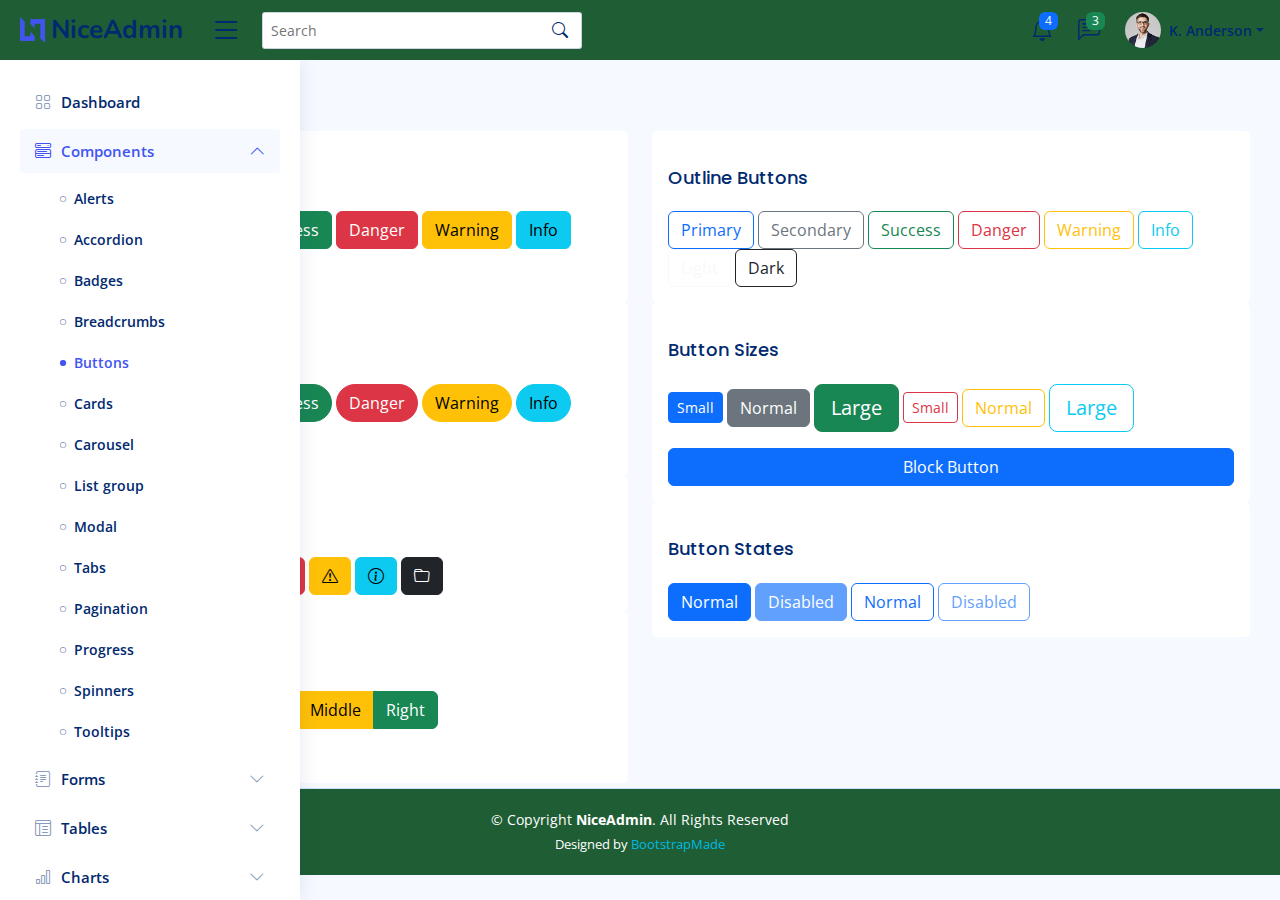
<file: app/components-buttons.html>
<!DOCTYPE html>
<html lang="en">

<head>
  <meta charset="utf-8">
  <meta content="width=device-width, initial-scale=1.0" name="viewport">

  <title>Components / Buttons - NiceAdmin Bootstrap Template</title>
  <meta content="" name="description">
  <meta content="" name="keywords">

  <!-- Favicons -->
  <link href="assets/img/favicon.png" rel="icon">
  <link href="assets/img/apple-touch-icon.png" rel="apple-touch-icon">

  <!-- Google Fonts -->
  <link href="https://fonts.gstatic.com" rel="preconnect">
  <link href="https://fonts.googleapis.com/css?family=Open+Sans:300,300i,400,400i,600,600i,700,700i|Nunito:300,300i,400,400i,600,600i,700,700i|Poppins:300,300i,400,400i,500,500i,600,600i,700,700i" rel="stylesheet">

  <!-- Vendor CSS Files -->
  <link href="assets/vendor/bootstrap/css/bootstrap.min.css" rel="stylesheet">
  <link href="assets/vendor/bootstrap-icons/bootstrap-icons.css" rel="stylesheet">
  <link href="assets/vendor/boxicons/css/boxicons.min.css" rel="stylesheet">
  <link href="assets/vendor/quill/quill.snow.css" rel="stylesheet">
  <link href="assets/vendor/quill/quill.bubble.css" rel="stylesheet">
  <link href="assets/vendor/remixicon/remixicon.css" rel="stylesheet">
  <link href="assets/vendor/simple-datatables/style.css" rel="stylesheet">

  <!-- Template Main CSS File -->
  <link href="assets/css/style.css" rel="stylesheet">

  <!-- =======================================================
  * Template Name: NiceAdmin
  * Updated: Mar 10 2024 with Bootstrap v5.3.3
  * Template URL: https://bootstrapmade.com/nice-admin-bootstrap-admin-html-template/
  * Author: BootstrapMade.com
  * License: https://bootstrapmade.com/license/
  ======================================================== -->
</head>

<body>

  <!-- ======= Header ======= -->
  <header id="header" class="header fixed-top d-flex align-items-center">

    <div class="d-flex align-items-center justify-content-between">
      <a href="index.html" class="logo d-flex align-items-center">
        <img src="assets/img/logo.png" alt="">
        <span class="d-none d-lg-block">NiceAdmin</span>
      </a>
      <i class="bi bi-list toggle-sidebar-btn"></i>
    </div><!-- End Logo -->

    <div class="search-bar">
      <form class="search-form d-flex align-items-center" method="POST" action="#">
        <input type="text" name="query" placeholder="Search" title="Enter search keyword">
        <button type="submit" title="Search"><i class="bi bi-search"></i></button>
      </form>
    </div><!-- End Search Bar -->

    <nav class="header-nav ms-auto">
      <ul class="d-flex align-items-center">

        <li class="nav-item d-block d-lg-none">
          <a class="nav-link nav-icon search-bar-toggle " href="#">
            <i class="bi bi-search"></i>
          </a>
        </li><!-- End Search Icon-->

        <li class="nav-item dropdown">

          <a class="nav-link nav-icon" href="#" data-bs-toggle="dropdown">
            <i class="bi bi-bell"></i>
            <span class="badge bg-primary badge-number">4</span>
          </a><!-- End Notification Icon -->

          <ul class="dropdown-menu dropdown-menu-end dropdown-menu-arrow notifications">
            <li class="dropdown-header">
              You have 4 new notifications
              <a href="#"><span class="badge rounded-pill bg-primary p-2 ms-2">View all</span></a>
            </li>
            <li>
              <hr class="dropdown-divider">
            </li>

            <li class="notification-item">
              <i class="bi bi-exclamation-circle text-warning"></i>
              <div>
                <h4>Lorem Ipsum</h4>
                <p>Quae dolorem earum veritatis oditseno</p>
                <p>30 min. ago</p>
              </div>
            </li>

            <li>
              <hr class="dropdown-divider">
            </li>

            <li class="notification-item">
              <i class="bi bi-x-circle text-danger"></i>
              <div>
                <h4>Atque rerum nesciunt</h4>
                <p>Quae dolorem earum veritatis oditseno</p>
                <p>1 hr. ago</p>
              </div>
            </li>

            <li>
              <hr class="dropdown-divider">
            </li>

            <li class="notification-item">
              <i class="bi bi-check-circle text-success"></i>
              <div>
                <h4>Sit rerum fuga</h4>
                <p>Quae dolorem earum veritatis oditseno</p>
                <p>2 hrs. ago</p>
              </div>
            </li>

            <li>
              <hr class="dropdown-divider">
            </li>

            <li class="notification-item">
              <i class="bi bi-info-circle text-primary"></i>
              <div>
                <h4>Dicta reprehenderit</h4>
                <p>Quae dolorem earum veritatis oditseno</p>
                <p>4 hrs. ago</p>
              </div>
            </li>

            <li>
              <hr class="dropdown-divider">
            </li>
            <li class="dropdown-footer">
              <a href="#">Show all notifications</a>
            </li>

          </ul><!-- End Notification Dropdown Items -->

        </li><!-- End Notification Nav -->

        <li class="nav-item dropdown">

          <a class="nav-link nav-icon" href="#" data-bs-toggle="dropdown">
            <i class="bi bi-chat-left-text"></i>
            <span class="badge bg-success badge-number">3</span>
          </a><!-- End Messages Icon -->

          <ul class="dropdown-menu dropdown-menu-end dropdown-menu-arrow messages">
            <li class="dropdown-header">
              You have 3 new messages
              <a href="#"><span class="badge rounded-pill bg-primary p-2 ms-2">View all</span></a>
            </li>
            <li>
              <hr class="dropdown-divider">
            </li>

            <li class="message-item">
              <a href="#">
                <img src="assets/img/messages-1.jpg" alt="" class="rounded-circle">
                <div>
                  <h4>Maria Hudson</h4>
                  <p>Velit asperiores et ducimus soluta repudiandae labore officia est ut...</p>
                  <p>4 hrs. ago</p>
                </div>
              </a>
            </li>
            <li>
              <hr class="dropdown-divider">
            </li>

            <li class="message-item">
              <a href="#">
                <img src="assets/img/messages-2.jpg" alt="" class="rounded-circle">
                <div>
                  <h4>Anna Nelson</h4>
                  <p>Velit asperiores et ducimus soluta repudiandae labore officia est ut...</p>
                  <p>6 hrs. ago</p>
                </div>
              </a>
            </li>
            <li>
              <hr class="dropdown-divider">
            </li>

            <li class="message-item">
              <a href="#">
                <img src="assets/img/messages-3.jpg" alt="" class="rounded-circle">
                <div>
                  <h4>David Muldon</h4>
                  <p>Velit asperiores et ducimus soluta repudiandae labore officia est ut...</p>
                  <p>8 hrs. ago</p>
                </div>
              </a>
            </li>
            <li>
              <hr class="dropdown-divider">
            </li>

            <li class="dropdown-footer">
              <a href="#">Show all messages</a>
            </li>

          </ul><!-- End Messages Dropdown Items -->

        </li><!-- End Messages Nav -->

        <li class="nav-item dropdown pe-3">

          <a class="nav-link nav-profile d-flex align-items-center pe-0" href="#" data-bs-toggle="dropdown">
            <img src="assets/img/profile-img.jpg" alt="Profile" class="rounded-circle">
            <span class="d-none d-md-block dropdown-toggle ps-2">K. Anderson</span>
          </a><!-- End Profile Iamge Icon -->

          <ul class="dropdown-menu dropdown-menu-end dropdown-menu-arrow profile">
            <li class="dropdown-header">
              <h6>Kevin Anderson</h6>
              <span>Web Designer</span>
            </li>
            <li>
              <hr class="dropdown-divider">
            </li>

            <li>
              <a class="dropdown-item d-flex align-items-center" href="users-profile.html">
                <i class="bi bi-person"></i>
                <span>My Profile</span>
              </a>
            </li>
            <li>
              <hr class="dropdown-divider">
            </li>

            <li>
              <a class="dropdown-item d-flex align-items-center" href="users-profile.html">
                <i class="bi bi-gear"></i>
                <span>Account Settings</span>
              </a>
            </li>
            <li>
              <hr class="dropdown-divider">
            </li>

            <li>
              <a class="dropdown-item d-flex align-items-center" href="pages-faq.html">
                <i class="bi bi-question-circle"></i>
                <span>Need Help?</span>
              </a>
            </li>
            <li>
              <hr class="dropdown-divider">
            </li>

            <li>
              <a class="dropdown-item d-flex align-items-center" href="#">
                <i class="bi bi-box-arrow-right"></i>
                <span>Sign Out</span>
              </a>
            </li>

          </ul><!-- End Profile Dropdown Items -->
        </li><!-- End Profile Nav -->

      </ul>
    </nav><!-- End Icons Navigation -->

  </header><!-- End Header -->

  <!-- ======= Sidebar ======= -->
  <aside id="sidebar" class="sidebar">

    <ul class="sidebar-nav" id="sidebar-nav">

      <li class="nav-item">
        <a class="nav-link collapsed" href="index.html">
          <i class="bi bi-grid"></i>
          <span>Dashboard</span>
        </a>
      </li><!-- End Dashboard Nav -->

      <li class="nav-item">
        <a class="nav-link " data-bs-target="#components-nav" data-bs-toggle="collapse" href="#">
          <i class="bi bi-menu-button-wide"></i><span>Components</span><i class="bi bi-chevron-down ms-auto"></i>
        </a>
        <ul id="components-nav" class="nav-content collapse show" data-bs-parent="#sidebar-nav">
          <li>
            <a href="components-alerts.html">
              <i class="bi bi-circle"></i><span>Alerts</span>
            </a>
          </li>
          <li>
            <a href="components-accordion.html">
              <i class="bi bi-circle"></i><span>Accordion</span>
            </a>
          </li>
          <li>
            <a href="components-badges.html">
              <i class="bi bi-circle"></i><span>Badges</span>
            </a>
          </li>
          <li>
            <a href="components-breadcrumbs.html">
              <i class="bi bi-circle"></i><span>Breadcrumbs</span>
            </a>
          </li>
          <li>
            <a href="components-buttons.html" class="active">
              <i class="bi bi-circle"></i><span>Buttons</span>
            </a>
          </li>
          <li>
            <a href="components-cards.html">
              <i class="bi bi-circle"></i><span>Cards</span>
            </a>
          </li>
          <li>
            <a href="components-carousel.html">
              <i class="bi bi-circle"></i><span>Carousel</span>
            </a>
          </li>
          <li>
            <a href="components-list-group.html">
              <i class="bi bi-circle"></i><span>List group</span>
            </a>
          </li>
          <li>
            <a href="components-modal.html">
              <i class="bi bi-circle"></i><span>Modal</span>
            </a>
          </li>
          <li>
            <a href="components-tabs.html">
              <i class="bi bi-circle"></i><span>Tabs</span>
            </a>
          </li>
          <li>
            <a href="components-pagination.html">
              <i class="bi bi-circle"></i><span>Pagination</span>
            </a>
          </li>
          <li>
            <a href="components-progress.html">
              <i class="bi bi-circle"></i><span>Progress</span>
            </a>
          </li>
          <li>
            <a href="components-spinners.html">
              <i class="bi bi-circle"></i><span>Spinners</span>
            </a>
          </li>
          <li>
            <a href="components-tooltips.html">
              <i class="bi bi-circle"></i><span>Tooltips</span>
            </a>
          </li>
        </ul>
      </li><!-- End Components Nav -->

      <li class="nav-item">
        <a class="nav-link collapsed" data-bs-target="#forms-nav" data-bs-toggle="collapse" href="#">
          <i class="bi bi-journal-text"></i><span>Forms</span><i class="bi bi-chevron-down ms-auto"></i>
        </a>
        <ul id="forms-nav" class="nav-content collapse " data-bs-parent="#sidebar-nav">
          <li>
            <a href="forms-elements.html">
              <i class="bi bi-circle"></i><span>Form Elements</span>
            </a>
          </li>
          <li>
            <a href="forms-layouts.html">
              <i class="bi bi-circle"></i><span>Form Layouts</span>
            </a>
          </li>
          <li>
            <a href="forms-editors.html">
              <i class="bi bi-circle"></i><span>Form Editors</span>
            </a>
          </li>
          <li>
            <a href="forms-validation.html">
              <i class="bi bi-circle"></i><span>Form Validation</span>
            </a>
          </li>
        </ul>
      </li><!-- End Forms Nav -->

      <li class="nav-item">
        <a class="nav-link collapsed" data-bs-target="#tables-nav" data-bs-toggle="collapse" href="#">
          <i class="bi bi-layout-text-window-reverse"></i><span>Tables</span><i class="bi bi-chevron-down ms-auto"></i>
        </a>
        <ul id="tables-nav" class="nav-content collapse " data-bs-parent="#sidebar-nav">
          <li>
            <a href="tables-general.html">
              <i class="bi bi-circle"></i><span>General Tables</span>
            </a>
          </li>
          <li>
            <a href="tables-data.html">
              <i class="bi bi-circle"></i><span>Data Tables</span>
            </a>
          </li>
        </ul>
      </li><!-- End Tables Nav -->

      <li class="nav-item">
        <a class="nav-link collapsed" data-bs-target="#charts-nav" data-bs-toggle="collapse" href="#">
          <i class="bi bi-bar-chart"></i><span>Charts</span><i class="bi bi-chevron-down ms-auto"></i>
        </a>
        <ul id="charts-nav" class="nav-content collapse " data-bs-parent="#sidebar-nav">
          <li>
            <a href="charts-chartjs.html">
              <i class="bi bi-circle"></i><span>Chart.js</span>
            </a>
          </li>
          <li>
            <a href="charts-apexcharts.html">
              <i class="bi bi-circle"></i><span>ApexCharts</span>
            </a>
          </li>
          <li>
            <a href="charts-echarts.html">
              <i class="bi bi-circle"></i><span>ECharts</span>
            </a>
          </li>
        </ul>
      </li><!-- End Charts Nav -->

      <li class="nav-item">
        <a class="nav-link collapsed" data-bs-target="#icons-nav" data-bs-toggle="collapse" href="#">
          <i class="bi bi-gem"></i><span>Icons</span><i class="bi bi-chevron-down ms-auto"></i>
        </a>
        <ul id="icons-nav" class="nav-content collapse " data-bs-parent="#sidebar-nav">
          <li>
            <a href="icons-bootstrap.html">
              <i class="bi bi-circle"></i><span>Bootstrap Icons</span>
            </a>
          </li>
          <li>
            <a href="icons-remix.html">
              <i class="bi bi-circle"></i><span>Remix Icons</span>
            </a>
          </li>
          <li>
            <a href="icons-boxicons.html">
              <i class="bi bi-circle"></i><span>Boxicons</span>
            </a>
          </li>
        </ul>
      </li><!-- End Icons Nav -->

      <li class="nav-heading">Pages</li>

      <li class="nav-item">
        <a class="nav-link collapsed" href="users-profile.html">
          <i class="bi bi-person"></i>
          <span>Profile</span>
        </a>
      </li><!-- End Profile Page Nav -->

      <li class="nav-item">
        <a class="nav-link collapsed" href="pages-faq.html">
          <i class="bi bi-question-circle"></i>
          <span>F.A.Q</span>
        </a>
      </li><!-- End F.A.Q Page Nav -->

      <li class="nav-item">
        <a class="nav-link collapsed" href="pages-contact.html">
          <i class="bi bi-envelope"></i>
          <span>Contact</span>
        </a>
      </li><!-- End Contact Page Nav -->

      <li class="nav-item">
        <a class="nav-link collapsed" href="pages-register.html">
          <i class="bi bi-card-list"></i>
          <span>Register</span>
        </a>
      </li><!-- End Register Page Nav -->

      <li class="nav-item">
        <a class="nav-link collapsed" href="pages-login.html">
          <i class="bi bi-box-arrow-in-right"></i>
          <span>Login</span>
        </a>
      </li><!-- End Login Page Nav -->

      <li class="nav-item">
        <a class="nav-link collapsed" href="pages-error-404.html">
          <i class="bi bi-dash-circle"></i>
          <span>Error 404</span>
        </a>
      </li><!-- End Error 404 Page Nav -->

      <li class="nav-item">
        <a class="nav-link collapsed" href="pages-blank.html">
          <i class="bi bi-file-earmark"></i>
          <span>Blank</span>
        </a>
      </li><!-- End Blank Page Nav -->

    </ul>

  </aside><!-- End Sidebar-->

  <main id="main" class="main">

    <div class="pagetitle">
      <h1>Buttons</h1>
      <nav>
        <ol class="breadcrumb">
          <li class="breadcrumb-item"><a href="index.html">Home</a></li>
          <li class="breadcrumb-item">Components</li>
          <li class="breadcrumb-item active">Buttons</li>
        </ol>
      </nav>
    </div><!-- End Page Title -->

    <section class="section">
      <div class="row">
        <div class="col-lg-6">

          <div class="card">
            <div class="card-body">
              <h5 class="card-title">Default Buttons</h5>

              <button type="button" class="btn btn-primary">Primary</button>
              <button type="button" class="btn btn-secondary">Secondary</button>
              <button type="button" class="btn btn-success">Success</button>
              <button type="button" class="btn btn-danger">Danger</button>
              <button type="button" class="btn btn-warning">Warning</button>
              <button type="button" class="btn btn-info">Info</button>
              <button type="button" class="btn btn-light">Light</button>
              <button type="button" class="btn btn-dark">Dark</button>
              <button type="button" class="btn btn-link">Link</button>
            </div>
          </div>

          <div class="card">
            <div class="card-body">
              <h5 class="card-title">Rounded Buttons</h5>

              <button type="button" class="btn btn-primary rounded-pill">Primary</button>
              <button type="button" class="btn btn-secondary rounded-pill">Secondary</button>
              <button type="button" class="btn btn-success rounded-pill">Success</button>
              <button type="button" class="btn btn-danger rounded-pill">Danger</button>
              <button type="button" class="btn btn-warning rounded-pill">Warning</button>
              <button type="button" class="btn btn-info rounded-pill">Info</button>
              <button type="button" class="btn btn-light rounded-pill">Light</button>
              <button type="button" class="btn btn-dark rounded-pill">Dark</button>
            </div>
          </div>

          <div class="card">
            <div class="card-body">
              <h5 class="card-title">Icon Buttons</h5>

              <button type="button" class="btn btn-primary"><i class="bi bi-star me-1"></i> With Text</button>
              <button type="button" class="btn btn-secondary"><i class="bi bi-collection"></i></button>
              <button type="button" class="btn btn-success"><i class="bi bi-check-circle"></i></button>
              <button type="button" class="btn btn-danger"><i class="bi bi-exclamation-octagon"></i></button>
              <button type="button" class="btn btn-warning"><i class="bi bi-exclamation-triangle"></i></button>
              <button type="button" class="btn btn-info"><i class="bi bi-info-circle"></i></button>
              <button type="button" class="btn btn-dark"><i class="bi bi-folder"></i></button>
            </div>
          </div>

          <div class="card">
            <div class="card-body">
              <h5 class="card-title">Button Groups</h5>

              <div class="btn-group" role="group" aria-label="Basic example">
                <button type="button" class="btn btn-primary">Left</button>
                <button type="button" class="btn btn-primary">Middle</button>
                <button type="button" class="btn btn-primary">Right</button>
              </div>

              <div class="btn-group" role="group" aria-label="Basic mixed styles example">
                <button type="button" class="btn btn-danger">Left</button>
                <button type="button" class="btn btn-warning">Middle</button>
                <button type="button" class="btn btn-success">Right</button>
              </div>

              <div class="btn-group" role="group" aria-label="Basic outlined example">
                <button type="button" class="btn btn-outline-primary">Left</button>
                <button type="button" class="btn btn-outline-primary">Middle</button>
                <button type="button" class="btn btn-outline-primary">Right</button>
              </div>

            </div>
          </div>

        </div>

        <div class="col-lg-6">

          <div class="card">
            <div class="card-body">
              <h5 class="card-title">Outline Buttons</h5>

              <button type="button" class="btn btn-outline-primary">Primary</button>
              <button type="button" class="btn btn-outline-secondary">Secondary</button>
              <button type="button" class="btn btn-outline-success">Success</button>
              <button type="button" class="btn btn-outline-danger">Danger</button>
              <button type="button" class="btn btn-outline-warning">Warning</button>
              <button type="button" class="btn btn-outline-info">Info</button>
              <button type="button" class="btn btn-outline-light">Light</button>
              <button type="button" class="btn btn-outline-dark">Dark</button>
            </div>
          </div>

          <div class="card">
            <div class="card-body">
              <h5 class="card-title">Button Sizes</h5>

              <button type="button" class="btn btn-primary btn-sm">Small</button>
              <button type="button" class="btn btn-secondary">Normal</button>
              <button type="button" class="btn btn-success btn-lg">Large</button>

              <button type="button" class="btn btn-outline-danger btn-sm">Small</button>
              <button type="button" class="btn btn-outline-warning">Normal</button>
              <button type="button" class="btn btn-outline-info btn-lg">Large</button>

              <div class="d-grid gap-2 mt-3">
                <button class="btn btn-primary" type="button">Block Button</button>
              </div>

            </div>
          </div>

          <div class="card">
            <div class="card-body">
              <h5 class="card-title">Button States</h5>

              <button type="button" class="btn btn-primary">Normal</button>
              <button type="button" class="btn btn-primary" disabled>Disabled</button>
              <button type="button" class="btn btn-outline-primary">Normal</button>
              <button type="button" class="btn btn-outline-primary" disabled>Disabled</button>
            </div>
          </div>

        </div>
      </div>
    </section>

  </main><!-- End #main -->

  <!-- ======= Footer ======= -->
  <footer id="footer" class="footer">
    <div class="copyright">
      &copy; Copyright <strong><span>NiceAdmin</span></strong>. All Rights Reserved
    </div>
    <div class="credits">
      <!-- All the links in the footer should remain intact. -->
      <!-- You can delete the links only if you purchased the pro version. -->
      <!-- Licensing information: https://bootstrapmade.com/license/ -->
      <!-- Purchase the pro version with working PHP/AJAX contact form: https://bootstrapmade.com/nice-admin-bootstrap-admin-html-template/ -->
      Designed by <a href="https://bootstrapmade.com/">BootstrapMade</a>
    </div>
  </footer><!-- End Footer -->

  <a href="#" class="back-to-top d-flex align-items-center justify-content-center"><i class="bi bi-arrow-up-short"></i></a>

  <!-- Vendor JS Files -->
  <script src="assets/vendor/apexcharts/apexcharts.min.js"></script>
  <script src="assets/vendor/bootstrap/js/bootstrap.bundle.min.js"></script>
  <script src="assets/vendor/chart.js/chart.umd.js"></script>
  <script src="assets/vendor/echarts/echarts.min.js"></script>
  <script src="assets/vendor/quill/quill.min.js"></script>
  <script src="assets/vendor/simple-datatables/simple-datatables.js"></script>
  <script src="assets/vendor/tinymce/tinymce.min.js"></script>
  <script src="assets/vendor/php-email-form/validate.js"></script>

  <!-- Template Main JS File -->
  <script src="assets/js/main.js"></script>

</body>

</html>
</file>
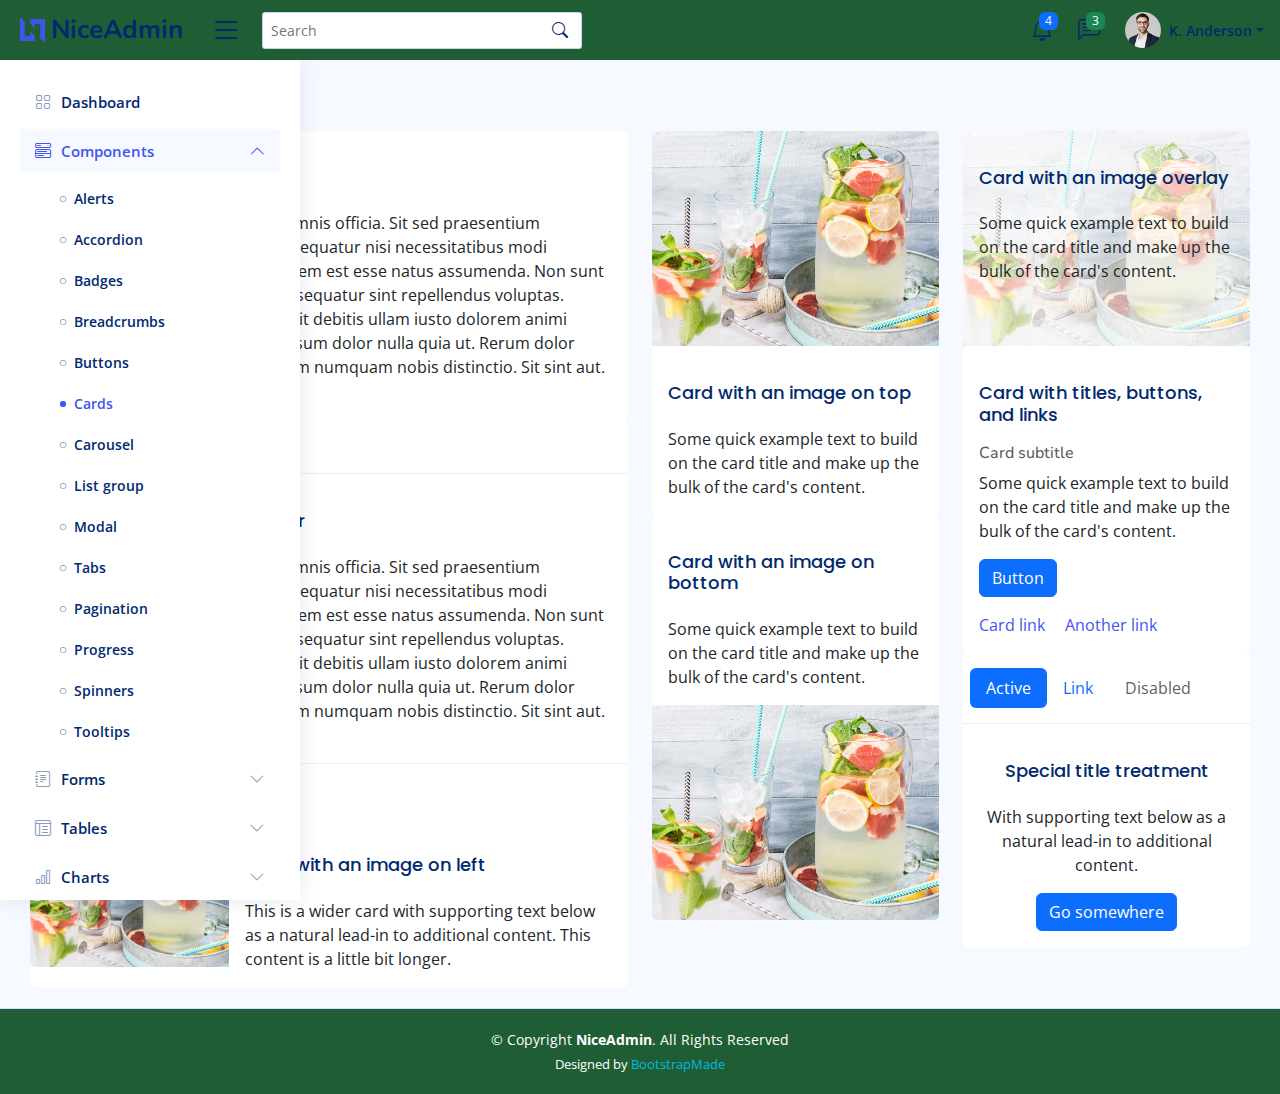
<file: app/components-cards.html>
<!DOCTYPE html>
<html lang="en">

<head>
  <meta charset="utf-8">
  <meta content="width=device-width, initial-scale=1.0" name="viewport">

  <title>Components / Cards - NiceAdmin Bootstrap Template</title>
  <meta content="" name="description">
  <meta content="" name="keywords">

  <!-- Favicons -->
  <link href="assets/img/favicon.png" rel="icon">
  <link href="assets/img/apple-touch-icon.png" rel="apple-touch-icon">

  <!-- Google Fonts -->
  <link href="https://fonts.gstatic.com" rel="preconnect">
  <link href="https://fonts.googleapis.com/css?family=Open+Sans:300,300i,400,400i,600,600i,700,700i|Nunito:300,300i,400,400i,600,600i,700,700i|Poppins:300,300i,400,400i,500,500i,600,600i,700,700i" rel="stylesheet">

  <!-- Vendor CSS Files -->
  <link href="assets/vendor/bootstrap/css/bootstrap.min.css" rel="stylesheet">
  <link href="assets/vendor/bootstrap-icons/bootstrap-icons.css" rel="stylesheet">
  <link href="assets/vendor/boxicons/css/boxicons.min.css" rel="stylesheet">
  <link href="assets/vendor/quill/quill.snow.css" rel="stylesheet">
  <link href="assets/vendor/quill/quill.bubble.css" rel="stylesheet">
  <link href="assets/vendor/remixicon/remixicon.css" rel="stylesheet">
  <link href="assets/vendor/simple-datatables/style.css" rel="stylesheet">

  <!-- Template Main CSS File -->
  <link href="assets/css/style.css" rel="stylesheet">

  <!-- =======================================================
  * Template Name: NiceAdmin
  * Updated: Mar 10 2024 with Bootstrap v5.3.3
  * Template URL: https://bootstrapmade.com/nice-admin-bootstrap-admin-html-template/
  * Author: BootstrapMade.com
  * License: https://bootstrapmade.com/license/
  ======================================================== -->
</head>

<body>

  <!-- ======= Header ======= -->
  <header id="header" class="header fixed-top d-flex align-items-center">

    <div class="d-flex align-items-center justify-content-between">
      <a href="index.html" class="logo d-flex align-items-center">
        <img src="assets/img/logo.png" alt="">
        <span class="d-none d-lg-block">NiceAdmin</span>
      </a>
      <i class="bi bi-list toggle-sidebar-btn"></i>
    </div><!-- End Logo -->

    <div class="search-bar">
      <form class="search-form d-flex align-items-center" method="POST" action="#">
        <input type="text" name="query" placeholder="Search" title="Enter search keyword">
        <button type="submit" title="Search"><i class="bi bi-search"></i></button>
      </form>
    </div><!-- End Search Bar -->

    <nav class="header-nav ms-auto">
      <ul class="d-flex align-items-center">

        <li class="nav-item d-block d-lg-none">
          <a class="nav-link nav-icon search-bar-toggle " href="#">
            <i class="bi bi-search"></i>
          </a>
        </li><!-- End Search Icon-->

        <li class="nav-item dropdown">

          <a class="nav-link nav-icon" href="#" data-bs-toggle="dropdown">
            <i class="bi bi-bell"></i>
            <span class="badge bg-primary badge-number">4</span>
          </a><!-- End Notification Icon -->

          <ul class="dropdown-menu dropdown-menu-end dropdown-menu-arrow notifications">
            <li class="dropdown-header">
              You have 4 new notifications
              <a href="#"><span class="badge rounded-pill bg-primary p-2 ms-2">View all</span></a>
            </li>
            <li>
              <hr class="dropdown-divider">
            </li>

            <li class="notification-item">
              <i class="bi bi-exclamation-circle text-warning"></i>
              <div>
                <h4>Lorem Ipsum</h4>
                <p>Quae dolorem earum veritatis oditseno</p>
                <p>30 min. ago</p>
              </div>
            </li>

            <li>
              <hr class="dropdown-divider">
            </li>

            <li class="notification-item">
              <i class="bi bi-x-circle text-danger"></i>
              <div>
                <h4>Atque rerum nesciunt</h4>
                <p>Quae dolorem earum veritatis oditseno</p>
                <p>1 hr. ago</p>
              </div>
            </li>

            <li>
              <hr class="dropdown-divider">
            </li>

            <li class="notification-item">
              <i class="bi bi-check-circle text-success"></i>
              <div>
                <h4>Sit rerum fuga</h4>
                <p>Quae dolorem earum veritatis oditseno</p>
                <p>2 hrs. ago</p>
              </div>
            </li>

            <li>
              <hr class="dropdown-divider">
            </li>

            <li class="notification-item">
              <i class="bi bi-info-circle text-primary"></i>
              <div>
                <h4>Dicta reprehenderit</h4>
                <p>Quae dolorem earum veritatis oditseno</p>
                <p>4 hrs. ago</p>
              </div>
            </li>

            <li>
              <hr class="dropdown-divider">
            </li>
            <li class="dropdown-footer">
              <a href="#">Show all notifications</a>
            </li>

          </ul><!-- End Notification Dropdown Items -->

        </li><!-- End Notification Nav -->

        <li class="nav-item dropdown">

          <a class="nav-link nav-icon" href="#" data-bs-toggle="dropdown">
            <i class="bi bi-chat-left-text"></i>
            <span class="badge bg-success badge-number">3</span>
          </a><!-- End Messages Icon -->

          <ul class="dropdown-menu dropdown-menu-end dropdown-menu-arrow messages">
            <li class="dropdown-header">
              You have 3 new messages
              <a href="#"><span class="badge rounded-pill bg-primary p-2 ms-2">View all</span></a>
            </li>
            <li>
              <hr class="dropdown-divider">
            </li>

            <li class="message-item">
              <a href="#">
                <img src="assets/img/messages-1.jpg" alt="" class="rounded-circle">
                <div>
                  <h4>Maria Hudson</h4>
                  <p>Velit asperiores et ducimus soluta repudiandae labore officia est ut...</p>
                  <p>4 hrs. ago</p>
                </div>
              </a>
            </li>
            <li>
              <hr class="dropdown-divider">
            </li>

            <li class="message-item">
              <a href="#">
                <img src="assets/img/messages-2.jpg" alt="" class="rounded-circle">
                <div>
                  <h4>Anna Nelson</h4>
                  <p>Velit asperiores et ducimus soluta repudiandae labore officia est ut...</p>
                  <p>6 hrs. ago</p>
                </div>
              </a>
            </li>
            <li>
              <hr class="dropdown-divider">
            </li>

            <li class="message-item">
              <a href="#">
                <img src="assets/img/messages-3.jpg" alt="" class="rounded-circle">
                <div>
                  <h4>David Muldon</h4>
                  <p>Velit asperiores et ducimus soluta repudiandae labore officia est ut...</p>
                  <p>8 hrs. ago</p>
                </div>
              </a>
            </li>
            <li>
              <hr class="dropdown-divider">
            </li>

            <li class="dropdown-footer">
              <a href="#">Show all messages</a>
            </li>

          </ul><!-- End Messages Dropdown Items -->

        </li><!-- End Messages Nav -->

        <li class="nav-item dropdown pe-3">

          <a class="nav-link nav-profile d-flex align-items-center pe-0" href="#" data-bs-toggle="dropdown">
            <img src="assets/img/profile-img.jpg" alt="Profile" class="rounded-circle">
            <span class="d-none d-md-block dropdown-toggle ps-2">K. Anderson</span>
          </a><!-- End Profile Iamge Icon -->

          <ul class="dropdown-menu dropdown-menu-end dropdown-menu-arrow profile">
            <li class="dropdown-header">
              <h6>Kevin Anderson</h6>
              <span>Web Designer</span>
            </li>
            <li>
              <hr class="dropdown-divider">
            </li>

            <li>
              <a class="dropdown-item d-flex align-items-center" href="users-profile.html">
                <i class="bi bi-person"></i>
                <span>My Profile</span>
              </a>
            </li>
            <li>
              <hr class="dropdown-divider">
            </li>

            <li>
              <a class="dropdown-item d-flex align-items-center" href="users-profile.html">
                <i class="bi bi-gear"></i>
                <span>Account Settings</span>
              </a>
            </li>
            <li>
              <hr class="dropdown-divider">
            </li>

            <li>
              <a class="dropdown-item d-flex align-items-center" href="pages-faq.html">
                <i class="bi bi-question-circle"></i>
                <span>Need Help?</span>
              </a>
            </li>
            <li>
              <hr class="dropdown-divider">
            </li>

            <li>
              <a class="dropdown-item d-flex align-items-center" href="#">
                <i class="bi bi-box-arrow-right"></i>
                <span>Sign Out</span>
              </a>
            </li>

          </ul><!-- End Profile Dropdown Items -->
        </li><!-- End Profile Nav -->

      </ul>
    </nav><!-- End Icons Navigation -->

  </header><!-- End Header -->

  <!-- ======= Sidebar ======= -->
  <aside id="sidebar" class="sidebar">

    <ul class="sidebar-nav" id="sidebar-nav">

      <li class="nav-item">
        <a class="nav-link collapsed" href="index.html">
          <i class="bi bi-grid"></i>
          <span>Dashboard</span>
        </a>
      </li><!-- End Dashboard Nav -->

      <li class="nav-item">
        <a class="nav-link " data-bs-target="#components-nav" data-bs-toggle="collapse" href="#">
          <i class="bi bi-menu-button-wide"></i><span>Components</span><i class="bi bi-chevron-down ms-auto"></i>
        </a>
        <ul id="components-nav" class="nav-content collapse show" data-bs-parent="#sidebar-nav">
          <li>
            <a href="components-alerts.html">
              <i class="bi bi-circle"></i><span>Alerts</span>
            </a>
          </li>
          <li>
            <a href="components-accordion.html">
              <i class="bi bi-circle"></i><span>Accordion</span>
            </a>
          </li>
          <li>
            <a href="components-badges.html">
              <i class="bi bi-circle"></i><span>Badges</span>
            </a>
          </li>
          <li>
            <a href="components-breadcrumbs.html">
              <i class="bi bi-circle"></i><span>Breadcrumbs</span>
            </a>
          </li>
          <li>
            <a href="components-buttons.html">
              <i class="bi bi-circle"></i><span>Buttons</span>
            </a>
          </li>
          <li>
            <a href="components-cards.html" class="active">
              <i class="bi bi-circle"></i><span>Cards</span>
            </a>
          </li>
          <li>
            <a href="components-carousel.html">
              <i class="bi bi-circle"></i><span>Carousel</span>
            </a>
          </li>
          <li>
            <a href="components-list-group.html">
              <i class="bi bi-circle"></i><span>List group</span>
            </a>
          </li>
          <li>
            <a href="components-modal.html">
              <i class="bi bi-circle"></i><span>Modal</span>
            </a>
          </li>
          <li>
            <a href="components-tabs.html">
              <i class="bi bi-circle"></i><span>Tabs</span>
            </a>
          </li>
          <li>
            <a href="components-pagination.html">
              <i class="bi bi-circle"></i><span>Pagination</span>
            </a>
          </li>
          <li>
            <a href="components-progress.html">
              <i class="bi bi-circle"></i><span>Progress</span>
            </a>
          </li>
          <li>
            <a href="components-spinners.html">
              <i class="bi bi-circle"></i><span>Spinners</span>
            </a>
          </li>
          <li>
            <a href="components-tooltips.html">
              <i class="bi bi-circle"></i><span>Tooltips</span>
            </a>
          </li>
        </ul>
      </li><!-- End Components Nav -->

      <li class="nav-item">
        <a class="nav-link collapsed" data-bs-target="#forms-nav" data-bs-toggle="collapse" href="#">
          <i class="bi bi-journal-text"></i><span>Forms</span><i class="bi bi-chevron-down ms-auto"></i>
        </a>
        <ul id="forms-nav" class="nav-content collapse " data-bs-parent="#sidebar-nav">
          <li>
            <a href="forms-elements.html">
              <i class="bi bi-circle"></i><span>Form Elements</span>
            </a>
          </li>
          <li>
            <a href="forms-layouts.html">
              <i class="bi bi-circle"></i><span>Form Layouts</span>
            </a>
          </li>
          <li>
            <a href="forms-editors.html">
              <i class="bi bi-circle"></i><span>Form Editors</span>
            </a>
          </li>
          <li>
            <a href="forms-validation.html">
              <i class="bi bi-circle"></i><span>Form Validation</span>
            </a>
          </li>
        </ul>
      </li><!-- End Forms Nav -->

      <li class="nav-item">
        <a class="nav-link collapsed" data-bs-target="#tables-nav" data-bs-toggle="collapse" href="#">
          <i class="bi bi-layout-text-window-reverse"></i><span>Tables</span><i class="bi bi-chevron-down ms-auto"></i>
        </a>
        <ul id="tables-nav" class="nav-content collapse " data-bs-parent="#sidebar-nav">
          <li>
            <a href="tables-general.html">
              <i class="bi bi-circle"></i><span>General Tables</span>
            </a>
          </li>
          <li>
            <a href="tables-data.html">
              <i class="bi bi-circle"></i><span>Data Tables</span>
            </a>
          </li>
        </ul>
      </li><!-- End Tables Nav -->

      <li class="nav-item">
        <a class="nav-link collapsed" data-bs-target="#charts-nav" data-bs-toggle="collapse" href="#">
          <i class="bi bi-bar-chart"></i><span>Charts</span><i class="bi bi-chevron-down ms-auto"></i>
        </a>
        <ul id="charts-nav" class="nav-content collapse " data-bs-parent="#sidebar-nav">
          <li>
            <a href="charts-chartjs.html">
              <i class="bi bi-circle"></i><span>Chart.js</span>
            </a>
          </li>
          <li>
            <a href="charts-apexcharts.html">
              <i class="bi bi-circle"></i><span>ApexCharts</span>
            </a>
          </li>
          <li>
            <a href="charts-echarts.html">
              <i class="bi bi-circle"></i><span>ECharts</span>
            </a>
          </li>
        </ul>
      </li><!-- End Charts Nav -->

      <li class="nav-item">
        <a class="nav-link collapsed" data-bs-target="#icons-nav" data-bs-toggle="collapse" href="#">
          <i class="bi bi-gem"></i><span>Icons</span><i class="bi bi-chevron-down ms-auto"></i>
        </a>
        <ul id="icons-nav" class="nav-content collapse " data-bs-parent="#sidebar-nav">
          <li>
            <a href="icons-bootstrap.html">
              <i class="bi bi-circle"></i><span>Bootstrap Icons</span>
            </a>
          </li>
          <li>
            <a href="icons-remix.html">
              <i class="bi bi-circle"></i><span>Remix Icons</span>
            </a>
          </li>
          <li>
            <a href="icons-boxicons.html">
              <i class="bi bi-circle"></i><span>Boxicons</span>
            </a>
          </li>
        </ul>
      </li><!-- End Icons Nav -->

      <li class="nav-heading">Pages</li>

      <li class="nav-item">
        <a class="nav-link collapsed" href="users-profile.html">
          <i class="bi bi-person"></i>
          <span>Profile</span>
        </a>
      </li><!-- End Profile Page Nav -->

      <li class="nav-item">
        <a class="nav-link collapsed" href="pages-faq.html">
          <i class="bi bi-question-circle"></i>
          <span>F.A.Q</span>
        </a>
      </li><!-- End F.A.Q Page Nav -->

      <li class="nav-item">
        <a class="nav-link collapsed" href="pages-contact.html">
          <i class="bi bi-envelope"></i>
          <span>Contact</span>
        </a>
      </li><!-- End Contact Page Nav -->

      <li class="nav-item">
        <a class="nav-link collapsed" href="pages-register.html">
          <i class="bi bi-card-list"></i>
          <span>Register</span>
        </a>
      </li><!-- End Register Page Nav -->

      <li class="nav-item">
        <a class="nav-link collapsed" href="pages-login.html">
          <i class="bi bi-box-arrow-in-right"></i>
          <span>Login</span>
        </a>
      </li><!-- End Login Page Nav -->

      <li class="nav-item">
        <a class="nav-link collapsed" href="pages-error-404.html">
          <i class="bi bi-dash-circle"></i>
          <span>Error 404</span>
        </a>
      </li><!-- End Error 404 Page Nav -->

      <li class="nav-item">
        <a class="nav-link collapsed" href="pages-blank.html">
          <i class="bi bi-file-earmark"></i>
          <span>Blank</span>
        </a>
      </li><!-- End Blank Page Nav -->

    </ul>

  </aside><!-- End Sidebar-->

  <main id="main" class="main">

    <div class="pagetitle">
      <h1>Cards</h1>
      <nav>
        <ol class="breadcrumb">
          <li class="breadcrumb-item"><a href="index.html">Home</a></li>
          <li class="breadcrumb-item">Components</li>
          <li class="breadcrumb-item active">Cards</li>
        </ol>
      </nav>
    </div><!-- End Page Title -->

    <section class="section">
      <div class="row align-items-top">
        <div class="col-lg-6">

          <!-- Default Card -->
          <div class="card">
            <div class="card-body">
              <h5 class="card-title">Default Card</h5>
              Ut in ea error laudantium quas omnis officia. Sit sed praesentium voluptas. Corrupti inventore consequatur nisi necessitatibus modi consequuntur soluta id. Enim autem est esse natus assumenda. Non sunt dignissimos officiis expedita. Consequatur sint repellendus voluptas.
              Quidem sit est nulla ullam. Suscipit debitis ullam iusto dolorem animi dolorem numquam. Enim fuga ipsum dolor nulla quia ut.
              Rerum dolor voluptatem et deleniti libero totam numquam nobis distinctio. Sit sint aut. Consequatur rerum in.
            </div>
          </div><!-- End Default Card -->

          <!-- Card with header and footer -->
          <div class="card">
            <div class="card-header">Header</div>
            <div class="card-body">
              <h5 class="card-title">Card with header and footer</h5>
              Ut in ea error laudantium quas omnis officia. Sit sed praesentium voluptas. Corrupti inventore consequatur nisi necessitatibus modi consequuntur soluta id. Enim autem est esse natus assumenda. Non sunt dignissimos officiis expedita. Consequatur sint repellendus voluptas.
              Quidem sit est nulla ullam. Suscipit debitis ullam iusto dolorem animi dolorem numquam. Enim fuga ipsum dolor nulla quia ut.
              Rerum dolor voluptatem et deleniti libero totam numquam nobis distinctio. Sit sint aut. Consequatur rerum in.
            </div>
            <div class="card-footer">
              Footer
            </div>
          </div><!-- End Card with header and footer -->

          <!-- Card with an image on left -->
          <div class="card mb-3">
            <div class="row g-0">
              <div class="col-md-4">
                <img src="assets/img/card.jpg" class="img-fluid rounded-start" alt="...">
              </div>
              <div class="col-md-8">
                <div class="card-body">
                  <h5 class="card-title">Card with an image on left</h5>
                  <p class="card-text">This is a wider card with supporting text below as a natural lead-in to additional content. This content is a little bit longer.</p>
                </div>
              </div>
            </div>
          </div><!-- End Card with an image on left -->

        </div>

        <div class="col-lg-3">

          <!-- Card with an image on top -->
          <div class="card">
            <img src="assets/img/card.jpg" class="card-img-top" alt="...">
            <div class="card-body">
              <h5 class="card-title">Card with an image on top</h5>
              <p class="card-text">Some quick example text to build on the card title and make up the bulk of the card's content.</p>
            </div>
          </div><!-- End Card with an image on top -->

          <!-- Card with an image on bottom -->
          <div class="card">
            <div class="card-body">
              <h5 class="card-title">Card with an image on bottom</h5>
              <p class="card-text">Some quick example text to build on the card title and make up the bulk of the card's content.</p>
            </div>
            <img src="assets/img/card.jpg" class="card-img-bottom" alt="...">
          </div><!-- End Card with an image on bottom -->

        </div>

        <div class="col-lg-3">

          <!-- Card with an image overlay -->
          <div class="card">
            <img src="assets/img/card.jpg" class="card-img-top" alt="...">
            <div class="card-img-overlay">
              <h5 class="card-title">Card with an image overlay</h5>
              <p class="card-text">Some quick example text to build on the card title and make up the bulk of the card's content.</p>
            </div>
          </div><!-- End Card with an image overlay -->

          <!-- Card with titles, buttons, and links -->
          <div class="card">
            <div class="card-body">
              <h5 class="card-title">Card with titles, buttons, and links</h5>
              <h6 class="card-subtitle mb-2 text-muted">Card subtitle</h6>
              <p class="card-text">Some quick example text to build on the card title and make up the bulk of the card's content.</p>
              <p class="card-text"><a href="#" class="btn btn-primary">Button</a></p>
              <a href="#" class="card-link">Card link</a>
              <a href="#" class="card-link">Another link</a>
            </div>
          </div><!-- End Card with titles, buttons, and links -->

          <!-- Special title treatmen -->
          <div class="card text-center">
            <div class="card-header">
              <ul class="nav nav-pills card-header-pills">
                <li class="nav-item">
                  <a class="nav-link active" href="#">Active</a>
                </li>
                <li class="nav-item">
                  <a class="nav-link" href="#">Link</a>
                </li>
                <li class="nav-item">
                  <a class="nav-link disabled" href="#" tabindex="-1" aria-disabled="true">Disabled</a>
                </li>
              </ul>
            </div>
            <div class="card-body">
              <h5 class="card-title">Special title treatment</h5>
              <p class="card-text">With supporting text below as a natural lead-in to additional content.</p>
              <a href="#" class="btn btn-primary">Go somewhere</a>
            </div>
          </div><!-- End Special title treatmen -->

        </div>

      </div>
    </section>

  </main><!-- End #main -->

  <!-- ======= Footer ======= -->
  <footer id="footer" class="footer">
    <div class="copyright">
      &copy; Copyright <strong><span>NiceAdmin</span></strong>. All Rights Reserved
    </div>
    <div class="credits">
      <!-- All the links in the footer should remain intact. -->
      <!-- You can delete the links only if you purchased the pro version. -->
      <!-- Licensing information: https://bootstrapmade.com/license/ -->
      <!-- Purchase the pro version with working PHP/AJAX contact form: https://bootstrapmade.com/nice-admin-bootstrap-admin-html-template/ -->
      Designed by <a href="https://bootstrapmade.com/">BootstrapMade</a>
    </div>
  </footer><!-- End Footer -->

  <a href="#" class="back-to-top d-flex align-items-center justify-content-center"><i class="bi bi-arrow-up-short"></i></a>

  <!-- Vendor JS Files -->
  <script src="assets/vendor/apexcharts/apexcharts.min.js"></script>
  <script src="assets/vendor/bootstrap/js/bootstrap.bundle.min.js"></script>
  <script src="assets/vendor/chart.js/chart.umd.js"></script>
  <script src="assets/vendor/echarts/echarts.min.js"></script>
  <script src="assets/vendor/quill/quill.min.js"></script>
  <script src="assets/vendor/simple-datatables/simple-datatables.js"></script>
  <script src="assets/vendor/tinymce/tinymce.min.js"></script>
  <script src="assets/vendor/php-email-form/validate.js"></script>

  <!-- Template Main JS File -->
  <script src="assets/js/main.js"></script>

</body>

</html>
</file>
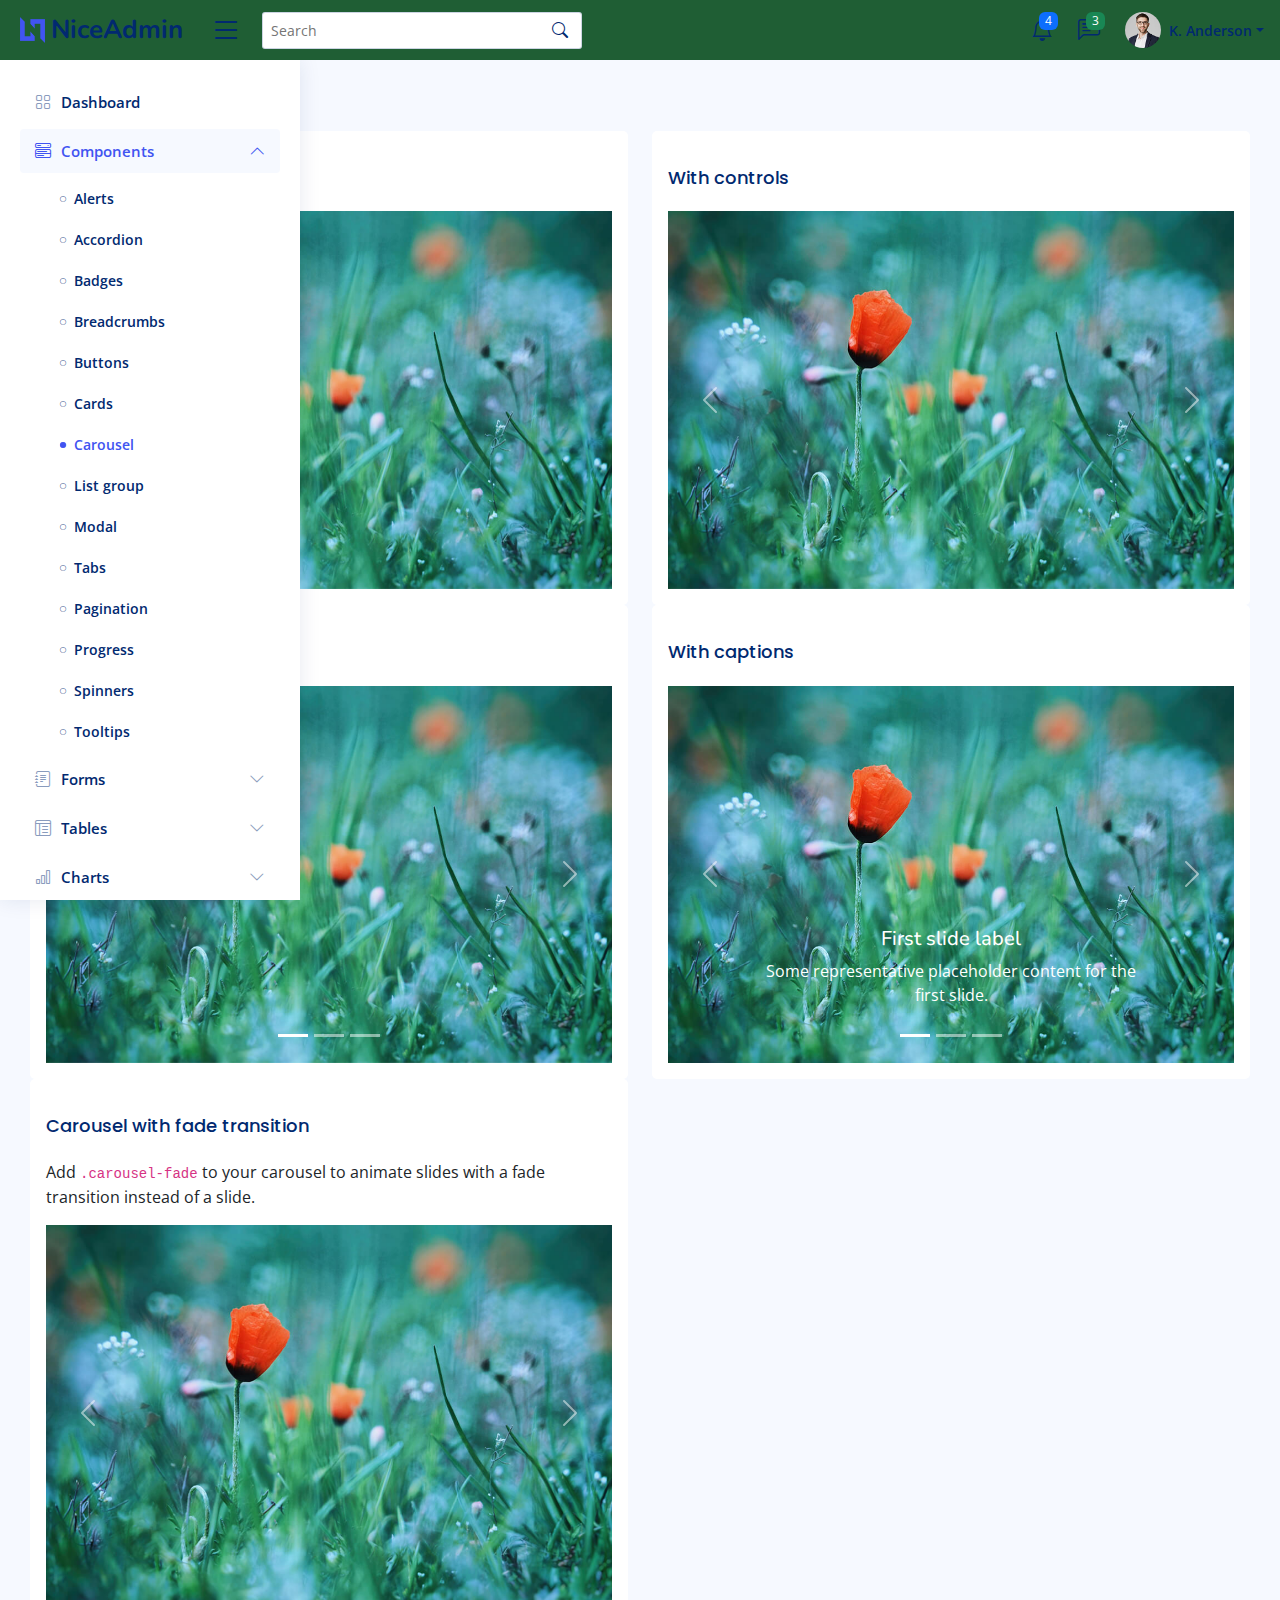
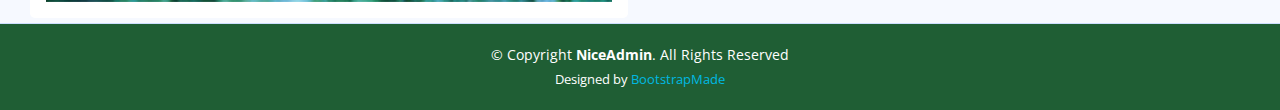
<file: app/components-carousel.html>
<!DOCTYPE html>
<html lang="en">

<head>
  <meta charset="utf-8">
  <meta content="width=device-width, initial-scale=1.0" name="viewport">

  <title>Components / Carousel - NiceAdmin Bootstrap Template</title>
  <meta content="" name="description">
  <meta content="" name="keywords">

  <!-- Favicons -->
  <link href="assets/img/favicon.png" rel="icon">
  <link href="assets/img/apple-touch-icon.png" rel="apple-touch-icon">

  <!-- Google Fonts -->
  <link href="https://fonts.gstatic.com" rel="preconnect">
  <link href="https://fonts.googleapis.com/css?family=Open+Sans:300,300i,400,400i,600,600i,700,700i|Nunito:300,300i,400,400i,600,600i,700,700i|Poppins:300,300i,400,400i,500,500i,600,600i,700,700i" rel="stylesheet">

  <!-- Vendor CSS Files -->
  <link href="assets/vendor/bootstrap/css/bootstrap.min.css" rel="stylesheet">
  <link href="assets/vendor/bootstrap-icons/bootstrap-icons.css" rel="stylesheet">
  <link href="assets/vendor/boxicons/css/boxicons.min.css" rel="stylesheet">
  <link href="assets/vendor/quill/quill.snow.css" rel="stylesheet">
  <link href="assets/vendor/quill/quill.bubble.css" rel="stylesheet">
  <link href="assets/vendor/remixicon/remixicon.css" rel="stylesheet">
  <link href="assets/vendor/simple-datatables/style.css" rel="stylesheet">

  <!-- Template Main CSS File -->
  <link href="assets/css/style.css" rel="stylesheet">

  <!-- =======================================================
  * Template Name: NiceAdmin
  * Updated: Mar 10 2024 with Bootstrap v5.3.3
  * Template URL: https://bootstrapmade.com/nice-admin-bootstrap-admin-html-template/
  * Author: BootstrapMade.com
  * License: https://bootstrapmade.com/license/
  ======================================================== -->
</head>

<body>

  <!-- ======= Header ======= -->
  <header id="header" class="header fixed-top d-flex align-items-center">

    <div class="d-flex align-items-center justify-content-between">
      <a href="index.html" class="logo d-flex align-items-center">
        <img src="assets/img/logo.png" alt="">
        <span class="d-none d-lg-block">NiceAdmin</span>
      </a>
      <i class="bi bi-list toggle-sidebar-btn"></i>
    </div><!-- End Logo -->

    <div class="search-bar">
      <form class="search-form d-flex align-items-center" method="POST" action="#">
        <input type="text" name="query" placeholder="Search" title="Enter search keyword">
        <button type="submit" title="Search"><i class="bi bi-search"></i></button>
      </form>
    </div><!-- End Search Bar -->

    <nav class="header-nav ms-auto">
      <ul class="d-flex align-items-center">

        <li class="nav-item d-block d-lg-none">
          <a class="nav-link nav-icon search-bar-toggle " href="#">
            <i class="bi bi-search"></i>
          </a>
        </li><!-- End Search Icon-->

        <li class="nav-item dropdown">

          <a class="nav-link nav-icon" href="#" data-bs-toggle="dropdown">
            <i class="bi bi-bell"></i>
            <span class="badge bg-primary badge-number">4</span>
          </a><!-- End Notification Icon -->

          <ul class="dropdown-menu dropdown-menu-end dropdown-menu-arrow notifications">
            <li class="dropdown-header">
              You have 4 new notifications
              <a href="#"><span class="badge rounded-pill bg-primary p-2 ms-2">View all</span></a>
            </li>
            <li>
              <hr class="dropdown-divider">
            </li>

            <li class="notification-item">
              <i class="bi bi-exclamation-circle text-warning"></i>
              <div>
                <h4>Lorem Ipsum</h4>
                <p>Quae dolorem earum veritatis oditseno</p>
                <p>30 min. ago</p>
              </div>
            </li>

            <li>
              <hr class="dropdown-divider">
            </li>

            <li class="notification-item">
              <i class="bi bi-x-circle text-danger"></i>
              <div>
                <h4>Atque rerum nesciunt</h4>
                <p>Quae dolorem earum veritatis oditseno</p>
                <p>1 hr. ago</p>
              </div>
            </li>

            <li>
              <hr class="dropdown-divider">
            </li>

            <li class="notification-item">
              <i class="bi bi-check-circle text-success"></i>
              <div>
                <h4>Sit rerum fuga</h4>
                <p>Quae dolorem earum veritatis oditseno</p>
                <p>2 hrs. ago</p>
              </div>
            </li>

            <li>
              <hr class="dropdown-divider">
            </li>

            <li class="notification-item">
              <i class="bi bi-info-circle text-primary"></i>
              <div>
                <h4>Dicta reprehenderit</h4>
                <p>Quae dolorem earum veritatis oditseno</p>
                <p>4 hrs. ago</p>
              </div>
            </li>

            <li>
              <hr class="dropdown-divider">
            </li>
            <li class="dropdown-footer">
              <a href="#">Show all notifications</a>
            </li>

          </ul><!-- End Notification Dropdown Items -->

        </li><!-- End Notification Nav -->

        <li class="nav-item dropdown">

          <a class="nav-link nav-icon" href="#" data-bs-toggle="dropdown">
            <i class="bi bi-chat-left-text"></i>
            <span class="badge bg-success badge-number">3</span>
          </a><!-- End Messages Icon -->

          <ul class="dropdown-menu dropdown-menu-end dropdown-menu-arrow messages">
            <li class="dropdown-header">
              You have 3 new messages
              <a href="#"><span class="badge rounded-pill bg-primary p-2 ms-2">View all</span></a>
            </li>
            <li>
              <hr class="dropdown-divider">
            </li>

            <li class="message-item">
              <a href="#">
                <img src="assets/img/messages-1.jpg" alt="" class="rounded-circle">
                <div>
                  <h4>Maria Hudson</h4>
                  <p>Velit asperiores et ducimus soluta repudiandae labore officia est ut...</p>
                  <p>4 hrs. ago</p>
                </div>
              </a>
            </li>
            <li>
              <hr class="dropdown-divider">
            </li>

            <li class="message-item">
              <a href="#">
                <img src="assets/img/messages-2.jpg" alt="" class="rounded-circle">
                <div>
                  <h4>Anna Nelson</h4>
                  <p>Velit asperiores et ducimus soluta repudiandae labore officia est ut...</p>
                  <p>6 hrs. ago</p>
                </div>
              </a>
            </li>
            <li>
              <hr class="dropdown-divider">
            </li>

            <li class="message-item">
              <a href="#">
                <img src="assets/img/messages-3.jpg" alt="" class="rounded-circle">
                <div>
                  <h4>David Muldon</h4>
                  <p>Velit asperiores et ducimus soluta repudiandae labore officia est ut...</p>
                  <p>8 hrs. ago</p>
                </div>
              </a>
            </li>
            <li>
              <hr class="dropdown-divider">
            </li>

            <li class="dropdown-footer">
              <a href="#">Show all messages</a>
            </li>

          </ul><!-- End Messages Dropdown Items -->

        </li><!-- End Messages Nav -->

        <li class="nav-item dropdown pe-3">

          <a class="nav-link nav-profile d-flex align-items-center pe-0" href="#" data-bs-toggle="dropdown">
            <img src="assets/img/profile-img.jpg" alt="Profile" class="rounded-circle">
            <span class="d-none d-md-block dropdown-toggle ps-2">K. Anderson</span>
          </a><!-- End Profile Iamge Icon -->

          <ul class="dropdown-menu dropdown-menu-end dropdown-menu-arrow profile">
            <li class="dropdown-header">
              <h6>Kevin Anderson</h6>
              <span>Web Designer</span>
            </li>
            <li>
              <hr class="dropdown-divider">
            </li>

            <li>
              <a class="dropdown-item d-flex align-items-center" href="users-profile.html">
                <i class="bi bi-person"></i>
                <span>My Profile</span>
              </a>
            </li>
            <li>
              <hr class="dropdown-divider">
            </li>

            <li>
              <a class="dropdown-item d-flex align-items-center" href="users-profile.html">
                <i class="bi bi-gear"></i>
                <span>Account Settings</span>
              </a>
            </li>
            <li>
              <hr class="dropdown-divider">
            </li>

            <li>
              <a class="dropdown-item d-flex align-items-center" href="pages-faq.html">
                <i class="bi bi-question-circle"></i>
                <span>Need Help?</span>
              </a>
            </li>
            <li>
              <hr class="dropdown-divider">
            </li>

            <li>
              <a class="dropdown-item d-flex align-items-center" href="#">
                <i class="bi bi-box-arrow-right"></i>
                <span>Sign Out</span>
              </a>
            </li>

          </ul><!-- End Profile Dropdown Items -->
        </li><!-- End Profile Nav -->

      </ul>
    </nav><!-- End Icons Navigation -->

  </header><!-- End Header -->

  <!-- ======= Sidebar ======= -->
  <aside id="sidebar" class="sidebar">

    <ul class="sidebar-nav" id="sidebar-nav">

      <li class="nav-item">
        <a class="nav-link collapsed" href="index.html">
          <i class="bi bi-grid"></i>
          <span>Dashboard</span>
        </a>
      </li><!-- End Dashboard Nav -->

      <li class="nav-item">
        <a class="nav-link " data-bs-target="#components-nav" data-bs-toggle="collapse" href="#">
          <i class="bi bi-menu-button-wide"></i><span>Components</span><i class="bi bi-chevron-down ms-auto"></i>
        </a>
        <ul id="components-nav" class="nav-content collapse show" data-bs-parent="#sidebar-nav">
          <li>
            <a href="components-alerts.html">
              <i class="bi bi-circle"></i><span>Alerts</span>
            </a>
          </li>
          <li>
            <a href="components-accordion.html">
              <i class="bi bi-circle"></i><span>Accordion</span>
            </a>
          </li>
          <li>
            <a href="components-badges.html">
              <i class="bi bi-circle"></i><span>Badges</span>
            </a>
          </li>
          <li>
            <a href="components-breadcrumbs.html">
              <i class="bi bi-circle"></i><span>Breadcrumbs</span>
            </a>
          </li>
          <li>
            <a href="components-buttons.html">
              <i class="bi bi-circle"></i><span>Buttons</span>
            </a>
          </li>
          <li>
            <a href="components-cards.html">
              <i class="bi bi-circle"></i><span>Cards</span>
            </a>
          </li>
          <li>
            <a href="components-carousel.html" class="active">
              <i class="bi bi-circle"></i><span>Carousel</span>
            </a>
          </li>
          <li>
            <a href="components-list-group.html">
              <i class="bi bi-circle"></i><span>List group</span>
            </a>
          </li>
          <li>
            <a href="components-modal.html">
              <i class="bi bi-circle"></i><span>Modal</span>
            </a>
          </li>
          <li>
            <a href="components-tabs.html">
              <i class="bi bi-circle"></i><span>Tabs</span>
            </a>
          </li>
          <li>
            <a href="components-pagination.html">
              <i class="bi bi-circle"></i><span>Pagination</span>
            </a>
          </li>
          <li>
            <a href="components-progress.html">
              <i class="bi bi-circle"></i><span>Progress</span>
            </a>
          </li>
          <li>
            <a href="components-spinners.html">
              <i class="bi bi-circle"></i><span>Spinners</span>
            </a>
          </li>
          <li>
            <a href="components-tooltips.html">
              <i class="bi bi-circle"></i><span>Tooltips</span>
            </a>
          </li>
        </ul>
      </li><!-- End Components Nav -->

      <li class="nav-item">
        <a class="nav-link collapsed" data-bs-target="#forms-nav" data-bs-toggle="collapse" href="#">
          <i class="bi bi-journal-text"></i><span>Forms</span><i class="bi bi-chevron-down ms-auto"></i>
        </a>
        <ul id="forms-nav" class="nav-content collapse " data-bs-parent="#sidebar-nav">
          <li>
            <a href="forms-elements.html">
              <i class="bi bi-circle"></i><span>Form Elements</span>
            </a>
          </li>
          <li>
            <a href="forms-layouts.html">
              <i class="bi bi-circle"></i><span>Form Layouts</span>
            </a>
          </li>
          <li>
            <a href="forms-editors.html">
              <i class="bi bi-circle"></i><span>Form Editors</span>
            </a>
          </li>
          <li>
            <a href="forms-validation.html">
              <i class="bi bi-circle"></i><span>Form Validation</span>
            </a>
          </li>
        </ul>
      </li><!-- End Forms Nav -->

      <li class="nav-item">
        <a class="nav-link collapsed" data-bs-target="#tables-nav" data-bs-toggle="collapse" href="#">
          <i class="bi bi-layout-text-window-reverse"></i><span>Tables</span><i class="bi bi-chevron-down ms-auto"></i>
        </a>
        <ul id="tables-nav" class="nav-content collapse " data-bs-parent="#sidebar-nav">
          <li>
            <a href="tables-general.html">
              <i class="bi bi-circle"></i><span>General Tables</span>
            </a>
          </li>
          <li>
            <a href="tables-data.html">
              <i class="bi bi-circle"></i><span>Data Tables</span>
            </a>
          </li>
        </ul>
      </li><!-- End Tables Nav -->

      <li class="nav-item">
        <a class="nav-link collapsed" data-bs-target="#charts-nav" data-bs-toggle="collapse" href="#">
          <i class="bi bi-bar-chart"></i><span>Charts</span><i class="bi bi-chevron-down ms-auto"></i>
        </a>
        <ul id="charts-nav" class="nav-content collapse " data-bs-parent="#sidebar-nav">
          <li>
            <a href="charts-chartjs.html">
              <i class="bi bi-circle"></i><span>Chart.js</span>
            </a>
          </li>
          <li>
            <a href="charts-apexcharts.html">
              <i class="bi bi-circle"></i><span>ApexCharts</span>
            </a>
          </li>
          <li>
            <a href="charts-echarts.html">
              <i class="bi bi-circle"></i><span>ECharts</span>
            </a>
          </li>
        </ul>
      </li><!-- End Charts Nav -->

      <li class="nav-item">
        <a class="nav-link collapsed" data-bs-target="#icons-nav" data-bs-toggle="collapse" href="#">
          <i class="bi bi-gem"></i><span>Icons</span><i class="bi bi-chevron-down ms-auto"></i>
        </a>
        <ul id="icons-nav" class="nav-content collapse " data-bs-parent="#sidebar-nav">
          <li>
            <a href="icons-bootstrap.html">
              <i class="bi bi-circle"></i><span>Bootstrap Icons</span>
            </a>
          </li>
          <li>
            <a href="icons-remix.html">
              <i class="bi bi-circle"></i><span>Remix Icons</span>
            </a>
          </li>
          <li>
            <a href="icons-boxicons.html">
              <i class="bi bi-circle"></i><span>Boxicons</span>
            </a>
          </li>
        </ul>
      </li><!-- End Icons Nav -->

      <li class="nav-heading">Pages</li>

      <li class="nav-item">
        <a class="nav-link collapsed" href="users-profile.html">
          <i class="bi bi-person"></i>
          <span>Profile</span>
        </a>
      </li><!-- End Profile Page Nav -->

      <li class="nav-item">
        <a class="nav-link collapsed" href="pages-faq.html">
          <i class="bi bi-question-circle"></i>
          <span>F.A.Q</span>
        </a>
      </li><!-- End F.A.Q Page Nav -->

      <li class="nav-item">
        <a class="nav-link collapsed" href="pages-contact.html">
          <i class="bi bi-envelope"></i>
          <span>Contact</span>
        </a>
      </li><!-- End Contact Page Nav -->

      <li class="nav-item">
        <a class="nav-link collapsed" href="pages-register.html">
          <i class="bi bi-card-list"></i>
          <span>Register</span>
        </a>
      </li><!-- End Register Page Nav -->

      <li class="nav-item">
        <a class="nav-link collapsed" href="pages-login.html">
          <i class="bi bi-box-arrow-in-right"></i>
          <span>Login</span>
        </a>
      </li><!-- End Login Page Nav -->

      <li class="nav-item">
        <a class="nav-link collapsed" href="pages-error-404.html">
          <i class="bi bi-dash-circle"></i>
          <span>Error 404</span>
        </a>
      </li><!-- End Error 404 Page Nav -->

      <li class="nav-item">
        <a class="nav-link collapsed" href="pages-blank.html">
          <i class="bi bi-file-earmark"></i>
          <span>Blank</span>
        </a>
      </li><!-- End Blank Page Nav -->

    </ul>

  </aside><!-- End Sidebar-->

  <main id="main" class="main">

    <div class="pagetitle">
      <h1>Carousel</h1>
      <nav>
        <ol class="breadcrumb">
          <li class="breadcrumb-item"><a href="index.html">Home</a></li>
          <li class="breadcrumb-item">Components</li>
          <li class="breadcrumb-item active">Carousel</li>
        </ol>
      </nav>
    </div><!-- End Page Title -->

    <section class="section">
      <div class="row">
        <div class="col-lg-6">

          <div class="card">
            <div class="card-body">
              <h5 class="card-title">Slides only</h5>

              <!-- Slides only carousel -->
              <div id="carouselExampleSlidesOnly" class="carousel slide" data-bs-ride="carousel">
                <div class="carousel-inner">
                  <div class="carousel-item active">
                    <img src="assets/img/slides-1.jpg" class="d-block w-100" alt="...">
                  </div>
                  <div class="carousel-item">
                    <img src="assets/img/slides-2.jpg" class="d-block w-100" alt="...">
                  </div>
                  <div class="carousel-item">
                    <img src="assets/img/slides-3.jpg" class="d-block w-100" alt="...">
                  </div>
                </div>
              </div><!-- End Slides only carousel-->

            </div>
          </div>

          <div class="card">
            <div class="card-body">
              <h5 class="card-title">With indicators</h5>

              <!-- Slides with indicators -->
              <div id="carouselExampleIndicators" class="carousel slide" data-bs-ride="carousel">
                <div class="carousel-indicators">
                  <button type="button" data-bs-target="#carouselExampleIndicators" data-bs-slide-to="0" class="active" aria-current="true" aria-label="Slide 1"></button>
                  <button type="button" data-bs-target="#carouselExampleIndicators" data-bs-slide-to="1" aria-label="Slide 2"></button>
                  <button type="button" data-bs-target="#carouselExampleIndicators" data-bs-slide-to="2" aria-label="Slide 3"></button>
                </div>
                <div class="carousel-inner">
                  <div class="carousel-item active">
                    <img src="assets/img/slides-1.jpg" class="d-block w-100" alt="...">
                  </div>
                  <div class="carousel-item">
                    <img src="assets/img/slides-2.jpg" class="d-block w-100" alt="...">
                  </div>
                  <div class="carousel-item">
                    <img src="assets/img/slides-3.jpg" class="d-block w-100" alt="...">
                  </div>
                </div>

                <button class="carousel-control-prev" type="button" data-bs-target="#carouselExampleIndicators" data-bs-slide="prev">
                  <span class="carousel-control-prev-icon" aria-hidden="true"></span>
                  <span class="visually-hidden">Previous</span>
                </button>
                <button class="carousel-control-next" type="button" data-bs-target="#carouselExampleIndicators" data-bs-slide="next">
                  <span class="carousel-control-next-icon" aria-hidden="true"></span>
                  <span class="visually-hidden">Next</span>
                </button>

              </div><!-- End Slides with indicators -->

            </div>
          </div>

          <div class="card">
            <div class="card-body">
              <h5 class="card-title">Carousel with fade transition</h5>
              <p>Add <code>.carousel-fade</code> to your carousel to animate slides with a fade transition instead of a slide.</p>

              <!-- Slides with fade transition -->
              <div id="carouselExampleFade" class="carousel slide carousel-fade" data-bs-ride="carousel">
                <div class="carousel-inner">
                  <div class="carousel-item active">
                    <img src="assets/img/slides-1.jpg" class="d-block w-100" alt="...">
                  </div>
                  <div class="carousel-item">
                    <img src="assets/img/slides-2.jpg" class="d-block w-100" alt="...">
                  </div>
                  <div class="carousel-item">
                    <img src="assets/img/slides-3.jpg" class="d-block w-100" alt="...">
                  </div>
                </div>

                <button class="carousel-control-prev" type="button" data-bs-target="#carouselExampleFade" data-bs-slide="prev">
                  <span class="carousel-control-prev-icon" aria-hidden="true"></span>
                  <span class="visually-hidden">Previous</span>
                </button>
                <button class="carousel-control-next" type="button" data-bs-target="#carouselExampleFade" data-bs-slide="next">
                  <span class="carousel-control-next-icon" aria-hidden="true"></span>
                  <span class="visually-hidden">Next</span>
                </button>

              </div><!-- End Slides with fade transition -->

            </div>
          </div>

        </div>

        <div class="col-lg-6">

          <div class="card">
            <div class="card-body">
              <h5 class="card-title">With controls</h5>

              <!-- Slides with controls -->
              <div id="carouselExampleControls" class="carousel slide" data-bs-ride="carousel">
                <div class="carousel-inner">
                  <div class="carousel-item active">
                    <img src="assets/img/slides-1.jpg" class="d-block w-100" alt="...">
                  </div>
                  <div class="carousel-item">
                    <img src="assets/img/slides-2.jpg" class="d-block w-100" alt="...">
                  </div>
                  <div class="carousel-item">
                    <img src="assets/img/slides-3.jpg" class="d-block w-100" alt="...">
                  </div>
                </div>

                <button class="carousel-control-prev" type="button" data-bs-target="#carouselExampleControls" data-bs-slide="prev">
                  <span class="carousel-control-prev-icon" aria-hidden="true"></span>
                  <span class="visually-hidden">Previous</span>
                </button>
                <button class="carousel-control-next" type="button" data-bs-target="#carouselExampleControls" data-bs-slide="next">
                  <span class="carousel-control-next-icon" aria-hidden="true"></span>
                  <span class="visually-hidden">Next</span>
                </button>

              </div><!-- End Slides with controls -->

            </div>
          </div>

          <div class="card">
            <div class="card-body">
              <h5 class="card-title">With captions</h5>

              <!-- Slides with captions -->
              <div id="carouselExampleCaptions" class="carousel slide" data-bs-ride="carousel">
                <div class="carousel-indicators">
                  <button type="button" data-bs-target="#carouselExampleCaptions" data-bs-slide-to="0" class="active" aria-current="true" aria-label="Slide 1"></button>
                  <button type="button" data-bs-target="#carouselExampleCaptions" data-bs-slide-to="1" aria-label="Slide 2"></button>
                  <button type="button" data-bs-target="#carouselExampleCaptions" data-bs-slide-to="2" aria-label="Slide 3"></button>
                </div>
                <div class="carousel-inner">
                  <div class="carousel-item active">
                    <img src="assets/img/slides-1.jpg" class="d-block w-100" alt="...">
                    <div class="carousel-caption d-none d-md-block">
                      <h5>First slide label</h5>
                      <p>Some representative placeholder content for the first slide.</p>
                    </div>
                  </div>
                  <div class="carousel-item">
                    <img src="assets/img/slides-2.jpg" class="d-block w-100" alt="...">
                    <div class="carousel-caption d-none d-md-block">
                      <h5>Second slide label</h5>
                      <p>Some representative placeholder content for the second slide.</p>
                    </div>
                  </div>
                  <div class="carousel-item">
                    <img src="assets/img/slides-3.jpg" class="d-block w-100" alt="...">
                    <div class="carousel-caption d-none d-md-block">
                      <h5>Third slide label</h5>
                      <p>Some representative placeholder content for the third slide.</p>
                    </div>
                  </div>
                </div>

                <button class="carousel-control-prev" type="button" data-bs-target="#carouselExampleCaptions" data-bs-slide="prev">
                  <span class="carousel-control-prev-icon" aria-hidden="true"></span>
                  <span class="visually-hidden">Previous</span>
                </button>
                <button class="carousel-control-next" type="button" data-bs-target="#carouselExampleCaptions" data-bs-slide="next">
                  <span class="carousel-control-next-icon" aria-hidden="true"></span>
                  <span class="visually-hidden">Next</span>
                </button>

              </div><!-- End Slides with captions -->

            </div>
          </div>

        </div>
      </div>
    </section>

  </main><!-- End #main -->

  <!-- ======= Footer ======= -->
  <footer id="footer" class="footer">
    <div class="copyright">
      &copy; Copyright <strong><span>NiceAdmin</span></strong>. All Rights Reserved
    </div>
    <div class="credits">
      <!-- All the links in the footer should remain intact. -->
      <!-- You can delete the links only if you purchased the pro version. -->
      <!-- Licensing information: https://bootstrapmade.com/license/ -->
      <!-- Purchase the pro version with working PHP/AJAX contact form: https://bootstrapmade.com/nice-admin-bootstrap-admin-html-template/ -->
      Designed by <a href="https://bootstrapmade.com/">BootstrapMade</a>
    </div>
  </footer><!-- End Footer -->

  <a href="#" class="back-to-top d-flex align-items-center justify-content-center"><i class="bi bi-arrow-up-short"></i></a>

  <!-- Vendor JS Files -->
  <script src="assets/vendor/apexcharts/apexcharts.min.js"></script>
  <script src="assets/vendor/bootstrap/js/bootstrap.bundle.min.js"></script>
  <script src="assets/vendor/chart.js/chart.umd.js"></script>
  <script src="assets/vendor/echarts/echarts.min.js"></script>
  <script src="assets/vendor/quill/quill.min.js"></script>
  <script src="assets/vendor/simple-datatables/simple-datatables.js"></script>
  <script src="assets/vendor/tinymce/tinymce.min.js"></script>
  <script src="assets/vendor/php-email-form/validate.js"></script>

  <!-- Template Main JS File -->
  <script src="assets/js/main.js"></script>

</body>

</html>
</file>
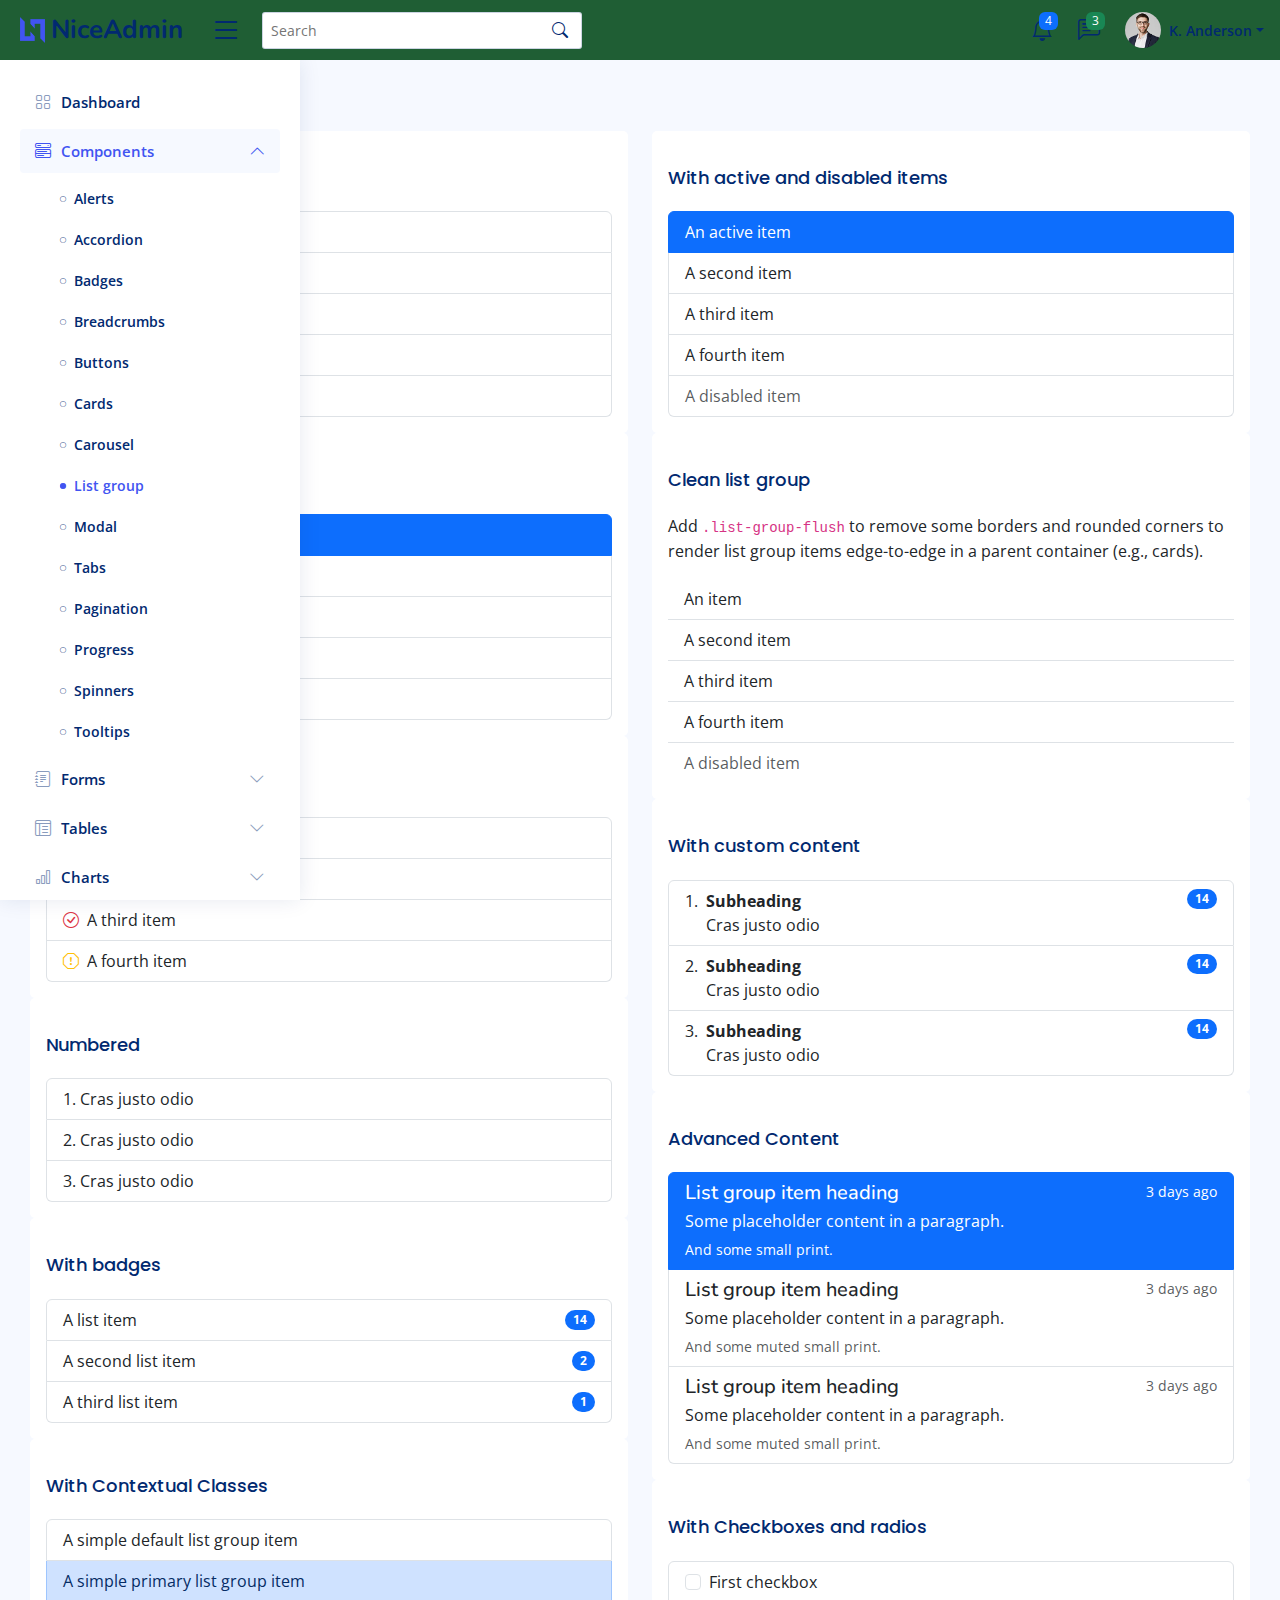
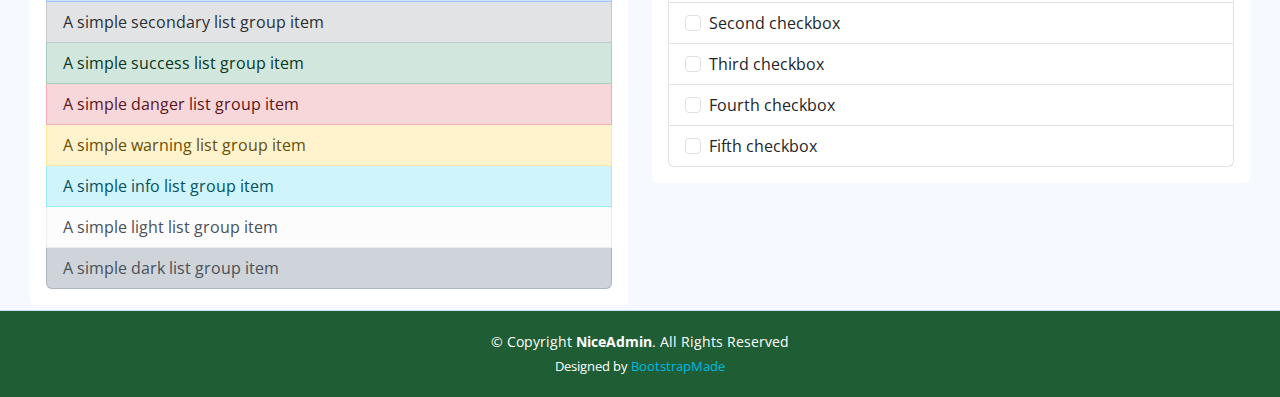
<file: app/components-list-group.html>
<!DOCTYPE html>
<html lang="en">

<head>
  <meta charset="utf-8">
  <meta content="width=device-width, initial-scale=1.0" name="viewport">

  <title>Components / List Group - NiceAdmin Bootstrap Template</title>
  <meta content="" name="description">
  <meta content="" name="keywords">

  <!-- Favicons -->
  <link href="assets/img/favicon.png" rel="icon">
  <link href="assets/img/apple-touch-icon.png" rel="apple-touch-icon">

  <!-- Google Fonts -->
  <link href="https://fonts.gstatic.com" rel="preconnect">
  <link href="https://fonts.googleapis.com/css?family=Open+Sans:300,300i,400,400i,600,600i,700,700i|Nunito:300,300i,400,400i,600,600i,700,700i|Poppins:300,300i,400,400i,500,500i,600,600i,700,700i" rel="stylesheet">

  <!-- Vendor CSS Files -->
  <link href="assets/vendor/bootstrap/css/bootstrap.min.css" rel="stylesheet">
  <link href="assets/vendor/bootstrap-icons/bootstrap-icons.css" rel="stylesheet">
  <link href="assets/vendor/boxicons/css/boxicons.min.css" rel="stylesheet">
  <link href="assets/vendor/quill/quill.snow.css" rel="stylesheet">
  <link href="assets/vendor/quill/quill.bubble.css" rel="stylesheet">
  <link href="assets/vendor/remixicon/remixicon.css" rel="stylesheet">
  <link href="assets/vendor/simple-datatables/style.css" rel="stylesheet">

  <!-- Template Main CSS File -->
  <link href="assets/css/style.css" rel="stylesheet">

  <!-- =======================================================
  * Template Name: NiceAdmin
  * Updated: Mar 10 2024 with Bootstrap v5.3.3
  * Template URL: https://bootstrapmade.com/nice-admin-bootstrap-admin-html-template/
  * Author: BootstrapMade.com
  * License: https://bootstrapmade.com/license/
  ======================================================== -->
</head>

<body>

  <!-- ======= Header ======= -->
  <header id="header" class="header fixed-top d-flex align-items-center">

    <div class="d-flex align-items-center justify-content-between">
      <a href="index.html" class="logo d-flex align-items-center">
        <img src="assets/img/logo.png" alt="">
        <span class="d-none d-lg-block">NiceAdmin</span>
      </a>
      <i class="bi bi-list toggle-sidebar-btn"></i>
    </div><!-- End Logo -->

    <div class="search-bar">
      <form class="search-form d-flex align-items-center" method="POST" action="#">
        <input type="text" name="query" placeholder="Search" title="Enter search keyword">
        <button type="submit" title="Search"><i class="bi bi-search"></i></button>
      </form>
    </div><!-- End Search Bar -->

    <nav class="header-nav ms-auto">
      <ul class="d-flex align-items-center">

        <li class="nav-item d-block d-lg-none">
          <a class="nav-link nav-icon search-bar-toggle " href="#">
            <i class="bi bi-search"></i>
          </a>
        </li><!-- End Search Icon-->

        <li class="nav-item dropdown">

          <a class="nav-link nav-icon" href="#" data-bs-toggle="dropdown">
            <i class="bi bi-bell"></i>
            <span class="badge bg-primary badge-number">4</span>
          </a><!-- End Notification Icon -->

          <ul class="dropdown-menu dropdown-menu-end dropdown-menu-arrow notifications">
            <li class="dropdown-header">
              You have 4 new notifications
              <a href="#"><span class="badge rounded-pill bg-primary p-2 ms-2">View all</span></a>
            </li>
            <li>
              <hr class="dropdown-divider">
            </li>

            <li class="notification-item">
              <i class="bi bi-exclamation-circle text-warning"></i>
              <div>
                <h4>Lorem Ipsum</h4>
                <p>Quae dolorem earum veritatis oditseno</p>
                <p>30 min. ago</p>
              </div>
            </li>

            <li>
              <hr class="dropdown-divider">
            </li>

            <li class="notification-item">
              <i class="bi bi-x-circle text-danger"></i>
              <div>
                <h4>Atque rerum nesciunt</h4>
                <p>Quae dolorem earum veritatis oditseno</p>
                <p>1 hr. ago</p>
              </div>
            </li>

            <li>
              <hr class="dropdown-divider">
            </li>

            <li class="notification-item">
              <i class="bi bi-check-circle text-success"></i>
              <div>
                <h4>Sit rerum fuga</h4>
                <p>Quae dolorem earum veritatis oditseno</p>
                <p>2 hrs. ago</p>
              </div>
            </li>

            <li>
              <hr class="dropdown-divider">
            </li>

            <li class="notification-item">
              <i class="bi bi-info-circle text-primary"></i>
              <div>
                <h4>Dicta reprehenderit</h4>
                <p>Quae dolorem earum veritatis oditseno</p>
                <p>4 hrs. ago</p>
              </div>
            </li>

            <li>
              <hr class="dropdown-divider">
            </li>
            <li class="dropdown-footer">
              <a href="#">Show all notifications</a>
            </li>

          </ul><!-- End Notification Dropdown Items -->

        </li><!-- End Notification Nav -->

        <li class="nav-item dropdown">

          <a class="nav-link nav-icon" href="#" data-bs-toggle="dropdown">
            <i class="bi bi-chat-left-text"></i>
            <span class="badge bg-success badge-number">3</span>
          </a><!-- End Messages Icon -->

          <ul class="dropdown-menu dropdown-menu-end dropdown-menu-arrow messages">
            <li class="dropdown-header">
              You have 3 new messages
              <a href="#"><span class="badge rounded-pill bg-primary p-2 ms-2">View all</span></a>
            </li>
            <li>
              <hr class="dropdown-divider">
            </li>

            <li class="message-item">
              <a href="#">
                <img src="assets/img/messages-1.jpg" alt="" class="rounded-circle">
                <div>
                  <h4>Maria Hudson</h4>
                  <p>Velit asperiores et ducimus soluta repudiandae labore officia est ut...</p>
                  <p>4 hrs. ago</p>
                </div>
              </a>
            </li>
            <li>
              <hr class="dropdown-divider">
            </li>

            <li class="message-item">
              <a href="#">
                <img src="assets/img/messages-2.jpg" alt="" class="rounded-circle">
                <div>
                  <h4>Anna Nelson</h4>
                  <p>Velit asperiores et ducimus soluta repudiandae labore officia est ut...</p>
                  <p>6 hrs. ago</p>
                </div>
              </a>
            </li>
            <li>
              <hr class="dropdown-divider">
            </li>

            <li class="message-item">
              <a href="#">
                <img src="assets/img/messages-3.jpg" alt="" class="rounded-circle">
                <div>
                  <h4>David Muldon</h4>
                  <p>Velit asperiores et ducimus soluta repudiandae labore officia est ut...</p>
                  <p>8 hrs. ago</p>
                </div>
              </a>
            </li>
            <li>
              <hr class="dropdown-divider">
            </li>

            <li class="dropdown-footer">
              <a href="#">Show all messages</a>
            </li>

          </ul><!-- End Messages Dropdown Items -->

        </li><!-- End Messages Nav -->

        <li class="nav-item dropdown pe-3">

          <a class="nav-link nav-profile d-flex align-items-center pe-0" href="#" data-bs-toggle="dropdown">
            <img src="assets/img/profile-img.jpg" alt="Profile" class="rounded-circle">
            <span class="d-none d-md-block dropdown-toggle ps-2">K. Anderson</span>
          </a><!-- End Profile Iamge Icon -->

          <ul class="dropdown-menu dropdown-menu-end dropdown-menu-arrow profile">
            <li class="dropdown-header">
              <h6>Kevin Anderson</h6>
              <span>Web Designer</span>
            </li>
            <li>
              <hr class="dropdown-divider">
            </li>

            <li>
              <a class="dropdown-item d-flex align-items-center" href="users-profile.html">
                <i class="bi bi-person"></i>
                <span>My Profile</span>
              </a>
            </li>
            <li>
              <hr class="dropdown-divider">
            </li>

            <li>
              <a class="dropdown-item d-flex align-items-center" href="users-profile.html">
                <i class="bi bi-gear"></i>
                <span>Account Settings</span>
              </a>
            </li>
            <li>
              <hr class="dropdown-divider">
            </li>

            <li>
              <a class="dropdown-item d-flex align-items-center" href="pages-faq.html">
                <i class="bi bi-question-circle"></i>
                <span>Need Help?</span>
              </a>
            </li>
            <li>
              <hr class="dropdown-divider">
            </li>

            <li>
              <a class="dropdown-item d-flex align-items-center" href="#">
                <i class="bi bi-box-arrow-right"></i>
                <span>Sign Out</span>
              </a>
            </li>

          </ul><!-- End Profile Dropdown Items -->
        </li><!-- End Profile Nav -->

      </ul>
    </nav><!-- End Icons Navigation -->

  </header><!-- End Header -->

  <!-- ======= Sidebar ======= -->
  <aside id="sidebar" class="sidebar">

    <ul class="sidebar-nav" id="sidebar-nav">

      <li class="nav-item">
        <a class="nav-link collapsed" href="index.html">
          <i class="bi bi-grid"></i>
          <span>Dashboard</span>
        </a>
      </li><!-- End Dashboard Nav -->

      <li class="nav-item">
        <a class="nav-link " data-bs-target="#components-nav" data-bs-toggle="collapse" href="#">
          <i class="bi bi-menu-button-wide"></i><span>Components</span><i class="bi bi-chevron-down ms-auto"></i>
        </a>
        <ul id="components-nav" class="nav-content collapse show" data-bs-parent="#sidebar-nav">
          <li>
            <a href="components-alerts.html">
              <i class="bi bi-circle"></i><span>Alerts</span>
            </a>
          </li>
          <li>
            <a href="components-accordion.html">
              <i class="bi bi-circle"></i><span>Accordion</span>
            </a>
          </li>
          <li>
            <a href="components-badges.html">
              <i class="bi bi-circle"></i><span>Badges</span>
            </a>
          </li>
          <li>
            <a href="components-breadcrumbs.html">
              <i class="bi bi-circle"></i><span>Breadcrumbs</span>
            </a>
          </li>
          <li>
            <a href="components-buttons.html">
              <i class="bi bi-circle"></i><span>Buttons</span>
            </a>
          </li>
          <li>
            <a href="components-cards.html">
              <i class="bi bi-circle"></i><span>Cards</span>
            </a>
          </li>
          <li>
            <a href="components-carousel.html">
              <i class="bi bi-circle"></i><span>Carousel</span>
            </a>
          </li>
          <li>
            <a href="components-list-group.html" class="active">
              <i class="bi bi-circle"></i><span>List group</span>
            </a>
          </li>
          <li>
            <a href="components-modal.html">
              <i class="bi bi-circle"></i><span>Modal</span>
            </a>
          </li>
          <li>
            <a href="components-tabs.html">
              <i class="bi bi-circle"></i><span>Tabs</span>
            </a>
          </li>
          <li>
            <a href="components-pagination.html">
              <i class="bi bi-circle"></i><span>Pagination</span>
            </a>
          </li>
          <li>
            <a href="components-progress.html">
              <i class="bi bi-circle"></i><span>Progress</span>
            </a>
          </li>
          <li>
            <a href="components-spinners.html">
              <i class="bi bi-circle"></i><span>Spinners</span>
            </a>
          </li>
          <li>
            <a href="components-tooltips.html">
              <i class="bi bi-circle"></i><span>Tooltips</span>
            </a>
          </li>
        </ul>
      </li><!-- End Components Nav -->

      <li class="nav-item">
        <a class="nav-link collapsed" data-bs-target="#forms-nav" data-bs-toggle="collapse" href="#">
          <i class="bi bi-journal-text"></i><span>Forms</span><i class="bi bi-chevron-down ms-auto"></i>
        </a>
        <ul id="forms-nav" class="nav-content collapse " data-bs-parent="#sidebar-nav">
          <li>
            <a href="forms-elements.html">
              <i class="bi bi-circle"></i><span>Form Elements</span>
            </a>
          </li>
          <li>
            <a href="forms-layouts.html">
              <i class="bi bi-circle"></i><span>Form Layouts</span>
            </a>
          </li>
          <li>
            <a href="forms-editors.html">
              <i class="bi bi-circle"></i><span>Form Editors</span>
            </a>
          </li>
          <li>
            <a href="forms-validation.html">
              <i class="bi bi-circle"></i><span>Form Validation</span>
            </a>
          </li>
        </ul>
      </li><!-- End Forms Nav -->

      <li class="nav-item">
        <a class="nav-link collapsed" data-bs-target="#tables-nav" data-bs-toggle="collapse" href="#">
          <i class="bi bi-layout-text-window-reverse"></i><span>Tables</span><i class="bi bi-chevron-down ms-auto"></i>
        </a>
        <ul id="tables-nav" class="nav-content collapse " data-bs-parent="#sidebar-nav">
          <li>
            <a href="tables-general.html">
              <i class="bi bi-circle"></i><span>General Tables</span>
            </a>
          </li>
          <li>
            <a href="tables-data.html">
              <i class="bi bi-circle"></i><span>Data Tables</span>
            </a>
          </li>
        </ul>
      </li><!-- End Tables Nav -->

      <li class="nav-item">
        <a class="nav-link collapsed" data-bs-target="#charts-nav" data-bs-toggle="collapse" href="#">
          <i class="bi bi-bar-chart"></i><span>Charts</span><i class="bi bi-chevron-down ms-auto"></i>
        </a>
        <ul id="charts-nav" class="nav-content collapse " data-bs-parent="#sidebar-nav">
          <li>
            <a href="charts-chartjs.html">
              <i class="bi bi-circle"></i><span>Chart.js</span>
            </a>
          </li>
          <li>
            <a href="charts-apexcharts.html">
              <i class="bi bi-circle"></i><span>ApexCharts</span>
            </a>
          </li>
          <li>
            <a href="charts-echarts.html">
              <i class="bi bi-circle"></i><span>ECharts</span>
            </a>
          </li>
        </ul>
      </li><!-- End Charts Nav -->

      <li class="nav-item">
        <a class="nav-link collapsed" data-bs-target="#icons-nav" data-bs-toggle="collapse" href="#">
          <i class="bi bi-gem"></i><span>Icons</span><i class="bi bi-chevron-down ms-auto"></i>
        </a>
        <ul id="icons-nav" class="nav-content collapse " data-bs-parent="#sidebar-nav">
          <li>
            <a href="icons-bootstrap.html">
              <i class="bi bi-circle"></i><span>Bootstrap Icons</span>
            </a>
          </li>
          <li>
            <a href="icons-remix.html">
              <i class="bi bi-circle"></i><span>Remix Icons</span>
            </a>
          </li>
          <li>
            <a href="icons-boxicons.html">
              <i class="bi bi-circle"></i><span>Boxicons</span>
            </a>
          </li>
        </ul>
      </li><!-- End Icons Nav -->

      <li class="nav-heading">Pages</li>

      <li class="nav-item">
        <a class="nav-link collapsed" href="users-profile.html">
          <i class="bi bi-person"></i>
          <span>Profile</span>
        </a>
      </li><!-- End Profile Page Nav -->

      <li class="nav-item">
        <a class="nav-link collapsed" href="pages-faq.html">
          <i class="bi bi-question-circle"></i>
          <span>F.A.Q</span>
        </a>
      </li><!-- End F.A.Q Page Nav -->

      <li class="nav-item">
        <a class="nav-link collapsed" href="pages-contact.html">
          <i class="bi bi-envelope"></i>
          <span>Contact</span>
        </a>
      </li><!-- End Contact Page Nav -->

      <li class="nav-item">
        <a class="nav-link collapsed" href="pages-register.html">
          <i class="bi bi-card-list"></i>
          <span>Register</span>
        </a>
      </li><!-- End Register Page Nav -->

      <li class="nav-item">
        <a class="nav-link collapsed" href="pages-login.html">
          <i class="bi bi-box-arrow-in-right"></i>
          <span>Login</span>
        </a>
      </li><!-- End Login Page Nav -->

      <li class="nav-item">
        <a class="nav-link collapsed" href="pages-error-404.html">
          <i class="bi bi-dash-circle"></i>
          <span>Error 404</span>
        </a>
      </li><!-- End Error 404 Page Nav -->

      <li class="nav-item">
        <a class="nav-link collapsed" href="pages-blank.html">
          <i class="bi bi-file-earmark"></i>
          <span>Blank</span>
        </a>
      </li><!-- End Blank Page Nav -->

    </ul>

  </aside><!-- End Sidebar-->

  <main id="main" class="main">

    <div class="pagetitle">
      <h1>List Group</h1>
      <nav>
        <ol class="breadcrumb">
          <li class="breadcrumb-item"><a href="index.html">Home</a></li>
          <li class="breadcrumb-item">Components</li>
          <li class="breadcrumb-item active">List Group</li>
        </ol>
      </nav>
    </div><!-- End Page Title -->

    <section class="section">
      <div class="row">
        <div class="col-lg-6">

          <div class="card">
            <div class="card-body">
              <h5 class="card-title">Default List Group</h5>

              <!-- Default List group -->
              <ul class="list-group">
                <li class="list-group-item">An item</li>
                <li class="list-group-item">A second item</li>
                <li class="list-group-item">A third item</li>
                <li class="list-group-item">A fourth item</li>
                <li class="list-group-item">And a fifth one</li>
              </ul><!-- End Default List group -->

            </div>
          </div>

          <div class="card">
            <div class="card-body">
              <h5 class="card-title">Links and buttons</h5>

              <!-- List group with Links and buttons -->
              <div class="list-group">
                <button type="button" class="list-group-item list-group-item-action active" aria-current="true">
                  The current button
                </button>
                <button type="button" class="list-group-item list-group-item-action">A second item</button>
                <button type="button" class="list-group-item list-group-item-action">A third button item</button>
                <button type="button" class="list-group-item list-group-item-action">A fourth button item</button>
                <button type="button" class="list-group-item list-group-item-action" disabled>A disabled button item</button>
              </div><!-- End List group with Links and buttons -->

            </div>
          </div>

          <div class="card">
            <div class="card-body">
              <h5 class="card-title">With Icons</h5>

              <!-- List group With Icons -->
              <ul class="list-group">
                <li class="list-group-item"><i class="bi bi-star me-1 text-success"></i> An item</li>
                <li class="list-group-item"><i class="bi bi-collection me-1 text-primary"></i> A second item</li>
                <li class="list-group-item"><i class="bi bi-check-circle me-1 text-danger"></i> A third item</li>
                <li class="list-group-item"><i class="bi bi-exclamation-octagon me-1 text-warning"></i> A fourth item</li>
              </ul><!-- End List group With Icons -->

            </div>
          </div>

          <div class="card">
            <div class="card-body">
              <h5 class="card-title">Numbered</h5>

              <!-- List group Numbered -->
              <ol class="list-group list-group-numbered">
                <li class="list-group-item">Cras justo odio</li>
                <li class="list-group-item">Cras justo odio</li>
                <li class="list-group-item">Cras justo odio</li>
              </ol><!-- End List group Numbered -->

            </div>
          </div>

          <div class="card">
            <div class="card-body">
              <h5 class="card-title">With badges</h5>

              <!-- List group With badges -->
              <ul class="list-group">
                <li class="list-group-item d-flex justify-content-between align-items-center">
                  A list item
                  <span class="badge bg-primary rounded-pill">14</span>
                </li>
                <li class="list-group-item d-flex justify-content-between align-items-center">
                  A second list item
                  <span class="badge bg-primary rounded-pill">2</span>
                </li>
                <li class="list-group-item d-flex justify-content-between align-items-center">
                  A third list item
                  <span class="badge bg-primary rounded-pill">1</span>
                </li>
              </ul><!-- End List With badges -->

            </div>
          </div>

          <div class="card">
            <div class="card-body">
              <h5 class="card-title">With Contextual Classes</h5>

              <!-- List group With Contextual classes -->
              <ul class="list-group">
                <li class="list-group-item">A simple default list group item</li>

                <li class="list-group-item list-group-item-primary">A simple primary list group item</li>
                <li class="list-group-item list-group-item-secondary">A simple secondary list group item</li>
                <li class="list-group-item list-group-item-success">A simple success list group item</li>
                <li class="list-group-item list-group-item-danger">A simple danger list group item</li>
                <li class="list-group-item list-group-item-warning">A simple warning list group item</li>
                <li class="list-group-item list-group-item-info">A simple info list group item</li>
                <li class="list-group-item list-group-item-light">A simple light list group item</li>
                <li class="list-group-item list-group-item-dark">A simple dark list group item</li>
              </ul><!-- End List Group With Contextual classes -->

            </div>
          </div>

        </div>

        <div class="col-lg-6">

          <div class="card">
            <div class="card-body">
              <h5 class="card-title">With active and disabled items</h5>

              <!-- List group with active and disabled items -->
              <ul class="list-group">
                <li class="list-group-item active" aria-current="true">An active item</li>
                <li class="list-group-item">A second item</li>
                <li class="list-group-item">A third item</li>
                <li class="list-group-item">A fourth item</li>
                <li class="list-group-item disabled" aria-disabled="true">A disabled item</li>
              </ul><!-- End ist group with active and disabled items -->

            </div>
          </div>

          <div class="card">
            <div class="card-body">
              <h5 class="card-title">Clean list group</h5>
              <p>Add <code>.list-group-flush</code> to remove some borders and rounded corners to render list group items edge-to-edge in a parent container (e.g., cards).</p>

              <!-- List group with active and disabled items -->
              <ul class="list-group list-group-flush">
                <li class="list-group-item">An item</li>
                <li class="list-group-item">A second item</li>
                <li class="list-group-item">A third item</li>
                <li class="list-group-item">A fourth item</li>
                <li class="list-group-item disabled" aria-disabled="true">A disabled item</li>
              </ul><!-- End Clean list group -->

            </div>
          </div>

          <div class="card">
            <div class="card-body">
              <h5 class="card-title">With custom content</h5>

              <!-- List group with custom content -->
              <ol class="list-group list-group-numbered">
                <li class="list-group-item d-flex justify-content-between align-items-start">
                  <div class="ms-2 me-auto">
                    <div class="fw-bold">Subheading</div>
                    Cras justo odio
                  </div>
                  <span class="badge bg-primary rounded-pill">14</span>
                </li>
                <li class="list-group-item d-flex justify-content-between align-items-start">
                  <div class="ms-2 me-auto">
                    <div class="fw-bold">Subheading</div>
                    Cras justo odio
                  </div>
                  <span class="badge bg-primary rounded-pill">14</span>
                </li>
                <li class="list-group-item d-flex justify-content-between align-items-start">
                  <div class="ms-2 me-auto">
                    <div class="fw-bold">Subheading</div>
                    Cras justo odio
                  </div>
                  <span class="badge bg-primary rounded-pill">14</span>
                </li>
              </ol><!-- End with custom content -->

            </div>
          </div>

          <div class="card">
            <div class="card-body">
              <h5 class="card-title">Advanced Content</h5>

              <!-- List group with Advanced Contents -->
              <div class="list-group">
                <a href="#" class="list-group-item list-group-item-action active" aria-current="true">
                  <div class="d-flex w-100 justify-content-between">
                    <h5 class="mb-1">List group item heading</h5>
                    <small>3 days ago</small>
                  </div>
                  <p class="mb-1">Some placeholder content in a paragraph.</p>
                  <small>And some small print.</small>
                </a>
                <a href="#" class="list-group-item list-group-item-action">
                  <div class="d-flex w-100 justify-content-between">
                    <h5 class="mb-1">List group item heading</h5>
                    <small class="text-muted">3 days ago</small>
                  </div>
                  <p class="mb-1">Some placeholder content in a paragraph.</p>
                  <small class="text-muted">And some muted small print.</small>
                </a>
                <a href="#" class="list-group-item list-group-item-action">
                  <div class="d-flex w-100 justify-content-between">
                    <h5 class="mb-1">List group item heading</h5>
                    <small class="text-muted">3 days ago</small>
                  </div>
                  <p class="mb-1">Some placeholder content in a paragraph.</p>
                  <small class="text-muted">And some muted small print.</small>
                </a>
              </div><!-- End List group Advanced Content -->

            </div>
          </div>

          <div class="card">
            <div class="card-body">
              <h5 class="card-title">With Checkboxes and radios</h5>

              <!-- List group With Checkboxes and radios -->
              <ul class="list-group">
                <li class="list-group-item">
                  <input class="form-check-input me-1" type="checkbox" value="" aria-label="...">
                  First checkbox
                </li>
                <li class="list-group-item">
                  <input class="form-check-input me-1" type="checkbox" value="" aria-label="...">
                  Second checkbox
                </li>
                <li class="list-group-item">
                  <input class="form-check-input me-1" type="checkbox" value="" aria-label="...">
                  Third checkbox
                </li>
                <li class="list-group-item">
                  <input class="form-check-input me-1" type="checkbox" value="" aria-label="...">
                  Fourth checkbox
                </li>
                <li class="list-group-item">
                  <input class="form-check-input me-1" type="checkbox" value="" aria-label="...">
                  Fifth checkbox
                </li>
              </ul><!-- End List Checkboxes and radios -->

            </div>
          </div>

        </div>

      </div>
    </section>

  </main><!-- End #main -->

  <!-- ======= Footer ======= -->
  <footer id="footer" class="footer">
    <div class="copyright">
      &copy; Copyright <strong><span>NiceAdmin</span></strong>. All Rights Reserved
    </div>
    <div class="credits">
      <!-- All the links in the footer should remain intact. -->
      <!-- You can delete the links only if you purchased the pro version. -->
      <!-- Licensing information: https://bootstrapmade.com/license/ -->
      <!-- Purchase the pro version with working PHP/AJAX contact form: https://bootstrapmade.com/nice-admin-bootstrap-admin-html-template/ -->
      Designed by <a href="https://bootstrapmade.com/">BootstrapMade</a>
    </div>
  </footer><!-- End Footer -->

  <a href="#" class="back-to-top d-flex align-items-center justify-content-center"><i class="bi bi-arrow-up-short"></i></a>

  <!-- Vendor JS Files -->
  <script src="assets/vendor/apexcharts/apexcharts.min.js"></script>
  <script src="assets/vendor/bootstrap/js/bootstrap.bundle.min.js"></script>
  <script src="assets/vendor/chart.js/chart.umd.js"></script>
  <script src="assets/vendor/echarts/echarts.min.js"></script>
  <script src="assets/vendor/quill/quill.min.js"></script>
  <script src="assets/vendor/simple-datatables/simple-datatables.js"></script>
  <script src="assets/vendor/tinymce/tinymce.min.js"></script>
  <script src="assets/vendor/php-email-form/validate.js"></script>

  <!-- Template Main JS File -->
  <script src="assets/js/main.js"></script>

</body>

</html>
</file>
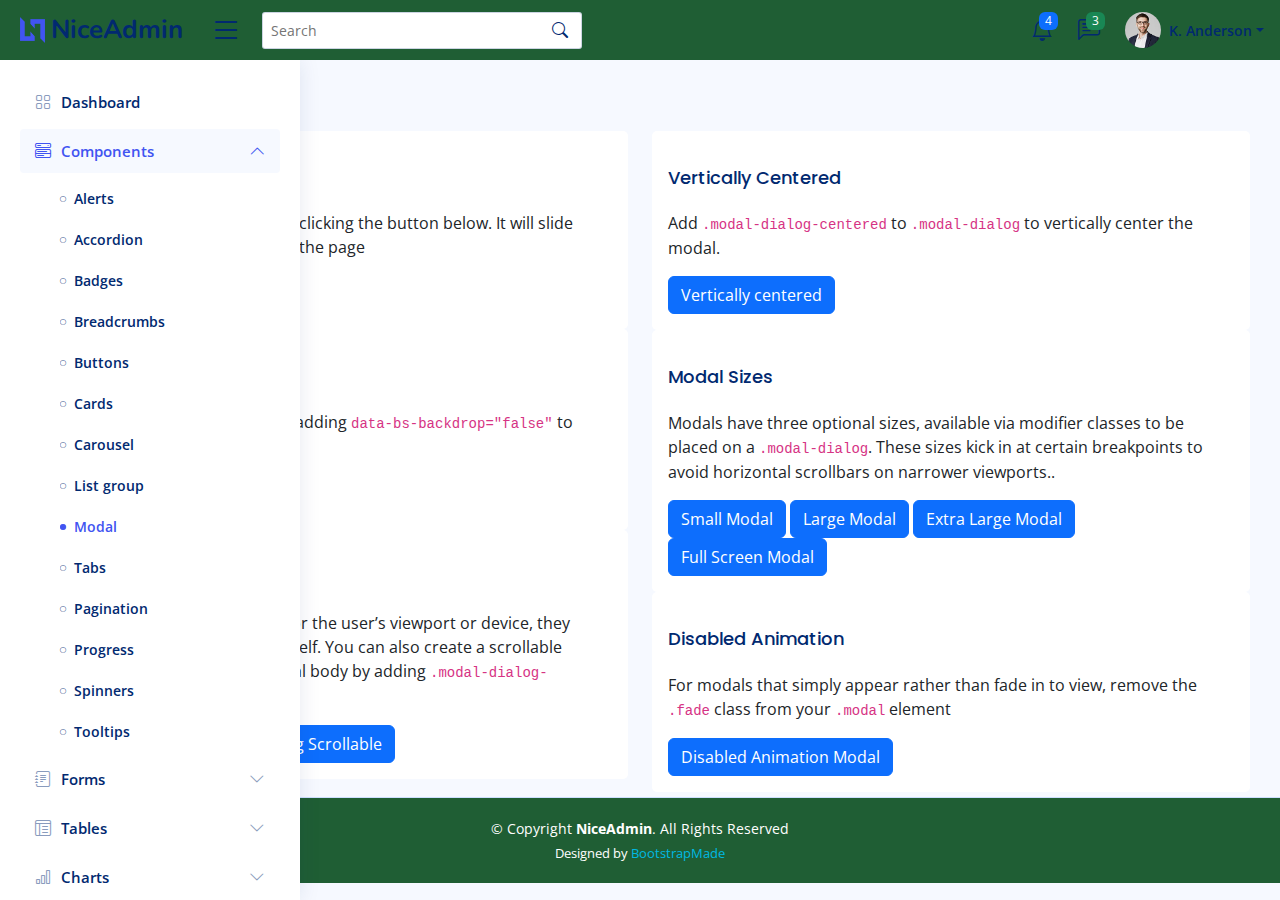
<file: app/components-modal.html>
<!DOCTYPE html>
<html lang="en">

<head>
  <meta charset="utf-8">
  <meta content="width=device-width, initial-scale=1.0" name="viewport">

  <title>Components / Modal - NiceAdmin Bootstrap Template</title>
  <meta content="" name="description">
  <meta content="" name="keywords">

  <!-- Favicons -->
  <link href="assets/img/favicon.png" rel="icon">
  <link href="assets/img/apple-touch-icon.png" rel="apple-touch-icon">

  <!-- Google Fonts -->
  <link href="https://fonts.gstatic.com" rel="preconnect">
  <link href="https://fonts.googleapis.com/css?family=Open+Sans:300,300i,400,400i,600,600i,700,700i|Nunito:300,300i,400,400i,600,600i,700,700i|Poppins:300,300i,400,400i,500,500i,600,600i,700,700i" rel="stylesheet">

  <!-- Vendor CSS Files -->
  <link href="assets/vendor/bootstrap/css/bootstrap.min.css" rel="stylesheet">
  <link href="assets/vendor/bootstrap-icons/bootstrap-icons.css" rel="stylesheet">
  <link href="assets/vendor/boxicons/css/boxicons.min.css" rel="stylesheet">
  <link href="assets/vendor/quill/quill.snow.css" rel="stylesheet">
  <link href="assets/vendor/quill/quill.bubble.css" rel="stylesheet">
  <link href="assets/vendor/remixicon/remixicon.css" rel="stylesheet">
  <link href="assets/vendor/simple-datatables/style.css" rel="stylesheet">

  <!-- Template Main CSS File -->
  <link href="assets/css/style.css" rel="stylesheet">

  <!-- =======================================================
  * Template Name: NiceAdmin
  * Updated: Mar 10 2024 with Bootstrap v5.3.3
  * Template URL: https://bootstrapmade.com/nice-admin-bootstrap-admin-html-template/
  * Author: BootstrapMade.com
  * License: https://bootstrapmade.com/license/
  ======================================================== -->
</head>

<body>

  <!-- ======= Header ======= -->
  <header id="header" class="header fixed-top d-flex align-items-center">

    <div class="d-flex align-items-center justify-content-between">
      <a href="index.html" class="logo d-flex align-items-center">
        <img src="assets/img/logo.png" alt="">
        <span class="d-none d-lg-block">NiceAdmin</span>
      </a>
      <i class="bi bi-list toggle-sidebar-btn"></i>
    </div><!-- End Logo -->

    <div class="search-bar">
      <form class="search-form d-flex align-items-center" method="POST" action="#">
        <input type="text" name="query" placeholder="Search" title="Enter search keyword">
        <button type="submit" title="Search"><i class="bi bi-search"></i></button>
      </form>
    </div><!-- End Search Bar -->

    <nav class="header-nav ms-auto">
      <ul class="d-flex align-items-center">

        <li class="nav-item d-block d-lg-none">
          <a class="nav-link nav-icon search-bar-toggle " href="#">
            <i class="bi bi-search"></i>
          </a>
        </li><!-- End Search Icon-->

        <li class="nav-item dropdown">

          <a class="nav-link nav-icon" href="#" data-bs-toggle="dropdown">
            <i class="bi bi-bell"></i>
            <span class="badge bg-primary badge-number">4</span>
          </a><!-- End Notification Icon -->

          <ul class="dropdown-menu dropdown-menu-end dropdown-menu-arrow notifications">
            <li class="dropdown-header">
              You have 4 new notifications
              <a href="#"><span class="badge rounded-pill bg-primary p-2 ms-2">View all</span></a>
            </li>
            <li>
              <hr class="dropdown-divider">
            </li>

            <li class="notification-item">
              <i class="bi bi-exclamation-circle text-warning"></i>
              <div>
                <h4>Lorem Ipsum</h4>
                <p>Quae dolorem earum veritatis oditseno</p>
                <p>30 min. ago</p>
              </div>
            </li>

            <li>
              <hr class="dropdown-divider">
            </li>

            <li class="notification-item">
              <i class="bi bi-x-circle text-danger"></i>
              <div>
                <h4>Atque rerum nesciunt</h4>
                <p>Quae dolorem earum veritatis oditseno</p>
                <p>1 hr. ago</p>
              </div>
            </li>

            <li>
              <hr class="dropdown-divider">
            </li>

            <li class="notification-item">
              <i class="bi bi-check-circle text-success"></i>
              <div>
                <h4>Sit rerum fuga</h4>
                <p>Quae dolorem earum veritatis oditseno</p>
                <p>2 hrs. ago</p>
              </div>
            </li>

            <li>
              <hr class="dropdown-divider">
            </li>

            <li class="notification-item">
              <i class="bi bi-info-circle text-primary"></i>
              <div>
                <h4>Dicta reprehenderit</h4>
                <p>Quae dolorem earum veritatis oditseno</p>
                <p>4 hrs. ago</p>
              </div>
            </li>

            <li>
              <hr class="dropdown-divider">
            </li>
            <li class="dropdown-footer">
              <a href="#">Show all notifications</a>
            </li>

          </ul><!-- End Notification Dropdown Items -->

        </li><!-- End Notification Nav -->

        <li class="nav-item dropdown">

          <a class="nav-link nav-icon" href="#" data-bs-toggle="dropdown">
            <i class="bi bi-chat-left-text"></i>
            <span class="badge bg-success badge-number">3</span>
          </a><!-- End Messages Icon -->

          <ul class="dropdown-menu dropdown-menu-end dropdown-menu-arrow messages">
            <li class="dropdown-header">
              You have 3 new messages
              <a href="#"><span class="badge rounded-pill bg-primary p-2 ms-2">View all</span></a>
            </li>
            <li>
              <hr class="dropdown-divider">
            </li>

            <li class="message-item">
              <a href="#">
                <img src="assets/img/messages-1.jpg" alt="" class="rounded-circle">
                <div>
                  <h4>Maria Hudson</h4>
                  <p>Velit asperiores et ducimus soluta repudiandae labore officia est ut...</p>
                  <p>4 hrs. ago</p>
                </div>
              </a>
            </li>
            <li>
              <hr class="dropdown-divider">
            </li>

            <li class="message-item">
              <a href="#">
                <img src="assets/img/messages-2.jpg" alt="" class="rounded-circle">
                <div>
                  <h4>Anna Nelson</h4>
                  <p>Velit asperiores et ducimus soluta repudiandae labore officia est ut...</p>
                  <p>6 hrs. ago</p>
                </div>
              </a>
            </li>
            <li>
              <hr class="dropdown-divider">
            </li>

            <li class="message-item">
              <a href="#">
                <img src="assets/img/messages-3.jpg" alt="" class="rounded-circle">
                <div>
                  <h4>David Muldon</h4>
                  <p>Velit asperiores et ducimus soluta repudiandae labore officia est ut...</p>
                  <p>8 hrs. ago</p>
                </div>
              </a>
            </li>
            <li>
              <hr class="dropdown-divider">
            </li>

            <li class="dropdown-footer">
              <a href="#">Show all messages</a>
            </li>

          </ul><!-- End Messages Dropdown Items -->

        </li><!-- End Messages Nav -->

        <li class="nav-item dropdown pe-3">

          <a class="nav-link nav-profile d-flex align-items-center pe-0" href="#" data-bs-toggle="dropdown">
            <img src="assets/img/profile-img.jpg" alt="Profile" class="rounded-circle">
            <span class="d-none d-md-block dropdown-toggle ps-2">K. Anderson</span>
          </a><!-- End Profile Iamge Icon -->

          <ul class="dropdown-menu dropdown-menu-end dropdown-menu-arrow profile">
            <li class="dropdown-header">
              <h6>Kevin Anderson</h6>
              <span>Web Designer</span>
            </li>
            <li>
              <hr class="dropdown-divider">
            </li>

            <li>
              <a class="dropdown-item d-flex align-items-center" href="users-profile.html">
                <i class="bi bi-person"></i>
                <span>My Profile</span>
              </a>
            </li>
            <li>
              <hr class="dropdown-divider">
            </li>

            <li>
              <a class="dropdown-item d-flex align-items-center" href="users-profile.html">
                <i class="bi bi-gear"></i>
                <span>Account Settings</span>
              </a>
            </li>
            <li>
              <hr class="dropdown-divider">
            </li>

            <li>
              <a class="dropdown-item d-flex align-items-center" href="pages-faq.html">
                <i class="bi bi-question-circle"></i>
                <span>Need Help?</span>
              </a>
            </li>
            <li>
              <hr class="dropdown-divider">
            </li>

            <li>
              <a class="dropdown-item d-flex align-items-center" href="#">
                <i class="bi bi-box-arrow-right"></i>
                <span>Sign Out</span>
              </a>
            </li>

          </ul><!-- End Profile Dropdown Items -->
        </li><!-- End Profile Nav -->

      </ul>
    </nav><!-- End Icons Navigation -->

  </header><!-- End Header -->

  <!-- ======= Sidebar ======= -->
  <aside id="sidebar" class="sidebar">

    <ul class="sidebar-nav" id="sidebar-nav">

      <li class="nav-item">
        <a class="nav-link collapsed" href="index.html">
          <i class="bi bi-grid"></i>
          <span>Dashboard</span>
        </a>
      </li><!-- End Dashboard Nav -->

      <li class="nav-item">
        <a class="nav-link " data-bs-target="#components-nav" data-bs-toggle="collapse" href="#">
          <i class="bi bi-menu-button-wide"></i><span>Components</span><i class="bi bi-chevron-down ms-auto"></i>
        </a>
        <ul id="components-nav" class="nav-content collapse show" data-bs-parent="#sidebar-nav">
          <li>
            <a href="components-alerts.html">
              <i class="bi bi-circle"></i><span>Alerts</span>
            </a>
          </li>
          <li>
            <a href="components-accordion.html">
              <i class="bi bi-circle"></i><span>Accordion</span>
            </a>
          </li>
          <li>
            <a href="components-badges.html">
              <i class="bi bi-circle"></i><span>Badges</span>
            </a>
          </li>
          <li>
            <a href="components-breadcrumbs.html">
              <i class="bi bi-circle"></i><span>Breadcrumbs</span>
            </a>
          </li>
          <li>
            <a href="components-buttons.html">
              <i class="bi bi-circle"></i><span>Buttons</span>
            </a>
          </li>
          <li>
            <a href="components-cards.html">
              <i class="bi bi-circle"></i><span>Cards</span>
            </a>
          </li>
          <li>
            <a href="components-carousel.html">
              <i class="bi bi-circle"></i><span>Carousel</span>
            </a>
          </li>
          <li>
            <a href="components-list-group.html">
              <i class="bi bi-circle"></i><span>List group</span>
            </a>
          </li>
          <li>
            <a href="components-modal.html" class="active">
              <i class="bi bi-circle"></i><span>Modal</span>
            </a>
          </li>
          <li>
            <a href="components-tabs.html">
              <i class="bi bi-circle"></i><span>Tabs</span>
            </a>
          </li>
          <li>
            <a href="components-pagination.html">
              <i class="bi bi-circle"></i><span>Pagination</span>
            </a>
          </li>
          <li>
            <a href="components-progress.html">
              <i class="bi bi-circle"></i><span>Progress</span>
            </a>
          </li>
          <li>
            <a href="components-spinners.html">
              <i class="bi bi-circle"></i><span>Spinners</span>
            </a>
          </li>
          <li>
            <a href="components-tooltips.html">
              <i class="bi bi-circle"></i><span>Tooltips</span>
            </a>
          </li>
        </ul>
      </li><!-- End Components Nav -->

      <li class="nav-item">
        <a class="nav-link collapsed" data-bs-target="#forms-nav" data-bs-toggle="collapse" href="#">
          <i class="bi bi-journal-text"></i><span>Forms</span><i class="bi bi-chevron-down ms-auto"></i>
        </a>
        <ul id="forms-nav" class="nav-content collapse " data-bs-parent="#sidebar-nav">
          <li>
            <a href="forms-elements.html">
              <i class="bi bi-circle"></i><span>Form Elements</span>
            </a>
          </li>
          <li>
            <a href="forms-layouts.html">
              <i class="bi bi-circle"></i><span>Form Layouts</span>
            </a>
          </li>
          <li>
            <a href="forms-editors.html">
              <i class="bi bi-circle"></i><span>Form Editors</span>
            </a>
          </li>
          <li>
            <a href="forms-validation.html">
              <i class="bi bi-circle"></i><span>Form Validation</span>
            </a>
          </li>
        </ul>
      </li><!-- End Forms Nav -->

      <li class="nav-item">
        <a class="nav-link collapsed" data-bs-target="#tables-nav" data-bs-toggle="collapse" href="#">
          <i class="bi bi-layout-text-window-reverse"></i><span>Tables</span><i class="bi bi-chevron-down ms-auto"></i>
        </a>
        <ul id="tables-nav" class="nav-content collapse " data-bs-parent="#sidebar-nav">
          <li>
            <a href="tables-general.html">
              <i class="bi bi-circle"></i><span>General Tables</span>
            </a>
          </li>
          <li>
            <a href="tables-data.html">
              <i class="bi bi-circle"></i><span>Data Tables</span>
            </a>
          </li>
        </ul>
      </li><!-- End Tables Nav -->

      <li class="nav-item">
        <a class="nav-link collapsed" data-bs-target="#charts-nav" data-bs-toggle="collapse" href="#">
          <i class="bi bi-bar-chart"></i><span>Charts</span><i class="bi bi-chevron-down ms-auto"></i>
        </a>
        <ul id="charts-nav" class="nav-content collapse " data-bs-parent="#sidebar-nav">
          <li>
            <a href="charts-chartjs.html">
              <i class="bi bi-circle"></i><span>Chart.js</span>
            </a>
          </li>
          <li>
            <a href="charts-apexcharts.html">
              <i class="bi bi-circle"></i><span>ApexCharts</span>
            </a>
          </li>
          <li>
            <a href="charts-echarts.html">
              <i class="bi bi-circle"></i><span>ECharts</span>
            </a>
          </li>
        </ul>
      </li><!-- End Charts Nav -->

      <li class="nav-item">
        <a class="nav-link collapsed" data-bs-target="#icons-nav" data-bs-toggle="collapse" href="#">
          <i class="bi bi-gem"></i><span>Icons</span><i class="bi bi-chevron-down ms-auto"></i>
        </a>
        <ul id="icons-nav" class="nav-content collapse " data-bs-parent="#sidebar-nav">
          <li>
            <a href="icons-bootstrap.html">
              <i class="bi bi-circle"></i><span>Bootstrap Icons</span>
            </a>
          </li>
          <li>
            <a href="icons-remix.html">
              <i class="bi bi-circle"></i><span>Remix Icons</span>
            </a>
          </li>
          <li>
            <a href="icons-boxicons.html">
              <i class="bi bi-circle"></i><span>Boxicons</span>
            </a>
          </li>
        </ul>
      </li><!-- End Icons Nav -->

      <li class="nav-heading">Pages</li>

      <li class="nav-item">
        <a class="nav-link collapsed" href="users-profile.html">
          <i class="bi bi-person"></i>
          <span>Profile</span>
        </a>
      </li><!-- End Profile Page Nav -->

      <li class="nav-item">
        <a class="nav-link collapsed" href="pages-faq.html">
          <i class="bi bi-question-circle"></i>
          <span>F.A.Q</span>
        </a>
      </li><!-- End F.A.Q Page Nav -->

      <li class="nav-item">
        <a class="nav-link collapsed" href="pages-contact.html">
          <i class="bi bi-envelope"></i>
          <span>Contact</span>
        </a>
      </li><!-- End Contact Page Nav -->

      <li class="nav-item">
        <a class="nav-link collapsed" href="pages-register.html">
          <i class="bi bi-card-list"></i>
          <span>Register</span>
        </a>
      </li><!-- End Register Page Nav -->

      <li class="nav-item">
        <a class="nav-link collapsed" href="pages-login.html">
          <i class="bi bi-box-arrow-in-right"></i>
          <span>Login</span>
        </a>
      </li><!-- End Login Page Nav -->

      <li class="nav-item">
        <a class="nav-link collapsed" href="pages-error-404.html">
          <i class="bi bi-dash-circle"></i>
          <span>Error 404</span>
        </a>
      </li><!-- End Error 404 Page Nav -->

      <li class="nav-item">
        <a class="nav-link collapsed" href="pages-blank.html">
          <i class="bi bi-file-earmark"></i>
          <span>Blank</span>
        </a>
      </li><!-- End Blank Page Nav -->

    </ul>

  </aside><!-- End Sidebar-->

  <main id="main" class="main">

    <div class="pagetitle">
      <h1>Modal</h1>
      <nav>
        <ol class="breadcrumb">
          <li class="breadcrumb-item"><a href="index.html">Home</a></li>
          <li class="breadcrumb-item">Components</li>
          <li class="breadcrumb-item active">Modal</li>
        </ol>
      </nav>
    </div><!-- End Page Title -->

    <section class="section">
      <div class="row">
        <div class="col-lg-6">

          <div class="card">
            <div class="card-body">
              <h5 class="card-title">Basic Modal</h5>
              <p>Toggle a working modal demo by clicking the button below. It will slide down and fade in from the top of the page</p>

              <!-- Basic Modal -->
              <button type="button" class="btn btn-primary" data-bs-toggle="modal" data-bs-target="#basicModal">
                Basic Modal
              </button>
              <div class="modal fade" id="basicModal" tabindex="-1">
                <div class="modal-dialog">
                  <div class="modal-content">
                    <div class="modal-header">
                      <h5 class="modal-title">Basic Modal</h5>
                      <button type="button" class="btn-close" data-bs-dismiss="modal" aria-label="Close"></button>
                    </div>
                    <div class="modal-body">
                      Non omnis incidunt qui sed occaecati magni asperiores est mollitia. Soluta at et reprehenderit. Placeat autem numquam et fuga numquam. Tempora in facere consequatur sit dolor ipsum. Consequatur nemo amet incidunt est facilis. Dolorem neque recusandae quo sit molestias sint dignissimos.
                    </div>
                    <div class="modal-footer">
                      <button type="button" class="btn btn-secondary" data-bs-dismiss="modal">Close</button>
                      <button type="button" class="btn btn-primary">Save changes</button>
                    </div>
                  </div>
                </div>
              </div><!-- End Basic Modal-->

            </div>
          </div>

          <div class="card">
            <div class="card-body">
              <h5 class="card-title">Disabled Backdrop</h5>
              <p>You can disable the backdrop by adding <code>data-bs-backdrop="false"</code> to <code>.modal-dialog</code></p>

              <!-- Disabled Backdrop Modal -->
              <button type="button" class="btn btn-primary" data-bs-toggle="modal" data-bs-target="#disablebackdrop">
                Launch Modal
              </button>
              <div class="modal fade" id="disablebackdrop" tabindex="-1" data-bs-backdrop="false">
                <div class="modal-dialog">
                  <div class="modal-content">
                    <div class="modal-header">
                      <h5 class="modal-title">Disabled Backdrop</h5>
                      <button type="button" class="btn-close" data-bs-dismiss="modal" aria-label="Close"></button>
                    </div>
                    <div class="modal-body">
                      Non omnis incidunt qui sed occaecati magni asperiores est mollitia. Soluta at et reprehenderit. Placeat autem numquam et fuga numquam. Tempora in facere consequatur sit dolor ipsum. Consequatur nemo amet incidunt est facilis. Dolorem neque recusandae quo sit molestias sint dignissimos.
                    </div>
                    <div class="modal-footer">
                      <button type="button" class="btn btn-secondary" data-bs-dismiss="modal">Close</button>
                      <button type="button" class="btn btn-primary">Save changes</button>
                    </div>
                  </div>
                </div>
              </div><!-- End Disabled Backdrop Modal-->

            </div>
          </div>

          <div class="card">
            <div class="card-body">
              <h5 class="card-title">Scrolling long content</h5>
              <p>When modals become too long for the user’s viewport or device, they scroll independent of the page itself. You can also create a scrollable modal that allows scroll the modal body by adding <code>.modal-dialog-scrollable</code> to <code>.modal-dialog</code></p>

              <!-- Scrolling Modal -->
              <button type="button" class="btn btn-primary" data-bs-toggle="modal" data-bs-target="#scrollingModal">
                Scrolling Modal
              </button>
              <div class="modal fade" id="scrollingModal" tabindex="-1">
                <div class="modal-dialog">
                  <div class="modal-content">
                    <div class="modal-header">
                      <h5 class="modal-title">Scrolling Modal</h5>
                      <button type="button" class="btn-close" data-bs-dismiss="modal" aria-label="Close"></button>
                    </div>
                    <div class="modal-body" style="min-height: 1500px;">
                      Non omnis incidunt qui sed occaecati magni asperiores est mollitia. Soluta at et reprehenderit. Placeat autem numquam et fuga numquam. Tempora in facere consequatur sit dolor ipsum. Consequatur nemo amet incidunt est facilis. Dolorem neque recusandae quo sit molestias sint dignissimos.
                    </div>
                    <div class="modal-footer">
                      <button type="button" class="btn btn-secondary" data-bs-dismiss="modal">Close</button>
                      <button type="button" class="btn btn-primary">Save changes</button>
                    </div>
                  </div>
                </div>
              </div><!-- End Scrolling Modal-->

              <!-- Modal Dialog Scrollable -->
              <button type="button" class="btn btn-primary" data-bs-toggle="modal" data-bs-target="#modalDialogScrollable">
                Modal Dialog Scrollable
              </button>
              <div class="modal fade" id="modalDialogScrollable" tabindex="-1">
                <div class="modal-dialog modal-dialog-scrollable">
                  <div class="modal-content">
                    <div class="modal-header">
                      <h5 class="modal-title">Modal Dialog Scrollable</h5>
                      <button type="button" class="btn-close" data-bs-dismiss="modal" aria-label="Close"></button>
                    </div>
                    <div class="modal-body">
                      Non omnis incidunt qui sed occaecati magni asperiores est mollitia. Soluta at et reprehenderit. Placeat autem numquam et fuga numquam. Tempora in facere consequatur sit dolor ipsum. Consequatur nemo amet incidunt est facilis. Dolorem neque recusandae quo sit molestias sint dignissimos.
                      <br><br><br><br><br><br><br><br><br><br><br><br><br><br><br><br><br><br><br><br><br><br><br><br><br><br><br><br><br><br><br><br><br><br><br><br><br><br><br><br>
                      This content should appear at the bottom after you scroll.
                    </div>
                    <div class="modal-footer">
                      <button type="button" class="btn btn-secondary" data-bs-dismiss="modal">Close</button>
                      <button type="button" class="btn btn-primary">Save changes</button>
                    </div>
                  </div>
                </div>
              </div><!-- End Modal Dialog Scrollable-->

            </div>
          </div>

        </div>

        <div class="col-lg-6">

          <div class="card">
            <div class="card-body">
              <h5 class="card-title">Vertically Centered</h5>
              <p>Add <code>.modal-dialog-centered</code> to <code>.modal-dialog</code> to vertically center the modal.</p>

              <!-- Vertically centered Modal -->
              <button type="button" class="btn btn-primary" data-bs-toggle="modal" data-bs-target="#verticalycentered">
                Vertically centered
              </button>
              <div class="modal fade" id="verticalycentered" tabindex="-1">
                <div class="modal-dialog modal-dialog-centered">
                  <div class="modal-content">
                    <div class="modal-header">
                      <h5 class="modal-title">Vertically Centered</h5>
                      <button type="button" class="btn-close" data-bs-dismiss="modal" aria-label="Close"></button>
                    </div>
                    <div class="modal-body">
                      Non omnis incidunt qui sed occaecati magni asperiores est mollitia. Soluta at et reprehenderit. Placeat autem numquam et fuga numquam. Tempora in facere consequatur sit dolor ipsum. Consequatur nemo amet incidunt est facilis. Dolorem neque recusandae quo sit molestias sint dignissimos.
                    </div>
                    <div class="modal-footer">
                      <button type="button" class="btn btn-secondary" data-bs-dismiss="modal">Close</button>
                      <button type="button" class="btn btn-primary">Save changes</button>
                    </div>
                  </div>
                </div>
              </div><!-- End Vertically centered Modal-->

            </div>
          </div>

          <div class="card">
            <div class="card-body">
              <h5 class="card-title">Modal Sizes</h5>
              <p>Modals have three optional sizes, available via modifier classes to be placed on a <code>.modal-dialog</code>. These sizes kick in at certain breakpoints to avoid horizontal scrollbars on narrower viewports..</p>

              <!-- Small Modal -->
              <button type="button" class="btn btn-primary" data-bs-toggle="modal" data-bs-target="#smallModal">
                Small Modal
              </button>

              <div class="modal fade" id="smallModal" tabindex="-1">
                <div class="modal-dialog modal-sm">
                  <div class="modal-content">
                    <div class="modal-header">
                      <h5 class="modal-title">Small Modal</h5>
                      <button type="button" class="btn-close" data-bs-dismiss="modal" aria-label="Close"></button>
                    </div>
                    <div class="modal-body">
                      Non omnis incidunt qui sed occaecati magni asperiores est mollitia. Soluta at et reprehenderit. Placeat autem numquam et fuga numquam. Tempora in facere consequatur sit dolor ipsum. Consequatur nemo amet incidunt est facilis. Dolorem neque recusandae quo sit molestias sint dignissimos.
                    </div>
                    <div class="modal-footer">
                      <button type="button" class="btn btn-secondary" data-bs-dismiss="modal">Close</button>
                      <button type="button" class="btn btn-primary">Save changes</button>
                    </div>
                  </div>
                </div>
              </div><!-- End Small Modal-->

              <!-- Large Modal -->
              <button type="button" class="btn btn-primary" data-bs-toggle="modal" data-bs-target="#largeModal">
                Large Modal
              </button>

              <div class="modal fade" id="largeModal" tabindex="-1">
                <div class="modal-dialog modal-lg">
                  <div class="modal-content">
                    <div class="modal-header">
                      <h5 class="modal-title">Large Modal</h5>
                      <button type="button" class="btn-close" data-bs-dismiss="modal" aria-label="Close"></button>
                    </div>
                    <div class="modal-body">
                      Non omnis incidunt qui sed occaecati magni asperiores est mollitia. Soluta at et reprehenderit. Placeat autem numquam et fuga numquam. Tempora in facere consequatur sit dolor ipsum. Consequatur nemo amet incidunt est facilis. Dolorem neque recusandae quo sit molestias sint dignissimos.
                    </div>
                    <div class="modal-footer">
                      <button type="button" class="btn btn-secondary" data-bs-dismiss="modal">Close</button>
                      <button type="button" class="btn btn-primary">Save changes</button>
                    </div>
                  </div>
                </div>
              </div><!-- End Large Modal-->

              <!-- Extra Large Modal -->
              <button type="button" class="btn btn-primary" data-bs-toggle="modal" data-bs-target="#ExtralargeModal">
                Extra Large Modal
              </button>

              <div class="modal fade" id="ExtralargeModal" tabindex="-1">
                <div class="modal-dialog modal-xl">
                  <div class="modal-content">
                    <div class="modal-header">
                      <h5 class="modal-title">Extra Large Modal</h5>
                      <button type="button" class="btn-close" data-bs-dismiss="modal" aria-label="Close"></button>
                    </div>
                    <div class="modal-body">
                      Non omnis incidunt qui sed occaecati magni asperiores est mollitia. Soluta at et reprehenderit. Placeat autem numquam et fuga numquam. Tempora in facere consequatur sit dolor ipsum. Consequatur nemo amet incidunt est facilis. Dolorem neque recusandae quo sit molestias sint dignissimos.
                    </div>
                    <div class="modal-footer">
                      <button type="button" class="btn btn-secondary" data-bs-dismiss="modal">Close</button>
                      <button type="button" class="btn btn-primary">Save changes</button>
                    </div>
                  </div>
                </div>
              </div><!-- End Extra Large Modal-->

              <!-- Full Screen Modal -->
              <button type="button" class="btn btn-primary" data-bs-toggle="modal" data-bs-target="#fullscreenModal">
                Full Screen Modal
              </button>

              <div class="modal fade" id="fullscreenModal" tabindex="-1">
                <div class="modal-dialog modal-fullscreen">
                  <div class="modal-content">
                    <div class="modal-header">
                      <h5 class="modal-title">Full Screen Modal</h5>
                      <button type="button" class="btn-close" data-bs-dismiss="modal" aria-label="Close"></button>
                    </div>
                    <div class="modal-body">
                      Non omnis incidunt qui sed occaecati magni asperiores est mollitia. Soluta at et reprehenderit. Placeat autem numquam et fuga numquam. Tempora in facere consequatur sit dolor ipsum. Consequatur nemo amet incidunt est facilis. Dolorem neque recusandae quo sit molestias sint dignissimos.
                    </div>
                    <div class="modal-footer">
                      <button type="button" class="btn btn-secondary" data-bs-dismiss="modal">Close</button>
                      <button type="button" class="btn btn-primary">Save changes</button>
                    </div>
                  </div>
                </div>
              </div><!-- End Full Screen Modal-->

            </div>
          </div>

          <div class="card">
            <div class="card-body">
              <h5 class="card-title">Disabled Animation</h5>
              <p>For modals that simply appear rather than fade in to view, remove the <code>.fade</code> class from your <code>.modal</code> element </p>

              <!-- Disabled Animation Modal -->
              <button type="button" class="btn btn-primary" data-bs-toggle="modal" data-bs-target="#disabledAnimation">
                Disabled Animation Modal
              </button>
              <div class="modal" id="disabledAnimation" tabindex="-1">
                <div class="modal-dialog">
                  <div class="modal-content">
                    <div class="modal-header">
                      <h5 class="modal-title">Disabled Animation Modal</h5>
                      <button type="button" class="btn-close" data-bs-dismiss="modal" aria-label="Close"></button>
                    </div>
                    <div class="modal-body">
                      Non omnis incidunt qui sed occaecati magni asperiores est mollitia. Soluta at et reprehenderit. Placeat autem numquam et fuga numquam. Tempora in facere consequatur sit dolor ipsum. Consequatur nemo amet incidunt est facilis. Dolorem neque recusandae quo sit molestias sint dignissimos.
                    </div>
                    <div class="modal-footer">
                      <button type="button" class="btn btn-secondary" data-bs-dismiss="modal">Close</button>
                      <button type="button" class="btn btn-primary">Save changes</button>
                    </div>
                  </div>
                </div>
              </div><!-- End Disabled Animation Modal-->

            </div>
          </div>

        </div>
      </div>
    </section>

  </main><!-- End #main -->

  <!-- ======= Footer ======= -->
  <footer id="footer" class="footer">
    <div class="copyright">
      &copy; Copyright <strong><span>NiceAdmin</span></strong>. All Rights Reserved
    </div>
    <div class="credits">
      <!-- All the links in the footer should remain intact. -->
      <!-- You can delete the links only if you purchased the pro version. -->
      <!-- Licensing information: https://bootstrapmade.com/license/ -->
      <!-- Purchase the pro version with working PHP/AJAX contact form: https://bootstrapmade.com/nice-admin-bootstrap-admin-html-template/ -->
      Designed by <a href="https://bootstrapmade.com/">BootstrapMade</a>
    </div>
  </footer><!-- End Footer -->

  <a href="#" class="back-to-top d-flex align-items-center justify-content-center"><i class="bi bi-arrow-up-short"></i></a>

  <!-- Vendor JS Files -->
  <script src="assets/vendor/apexcharts/apexcharts.min.js"></script>
  <script src="assets/vendor/bootstrap/js/bootstrap.bundle.min.js"></script>
  <script src="assets/vendor/chart.js/chart.umd.js"></script>
  <script src="assets/vendor/echarts/echarts.min.js"></script>
  <script src="assets/vendor/quill/quill.min.js"></script>
  <script src="assets/vendor/simple-datatables/simple-datatables.js"></script>
  <script src="assets/vendor/tinymce/tinymce.min.js"></script>
  <script src="assets/vendor/php-email-form/validate.js"></script>

  <!-- Template Main JS File -->
  <script src="assets/js/main.js"></script>

</body>

</html>
</file>
<file: app/assets/vendor/quill/quill.snow.css>
/*!
 * Quill Editor v1.3.7
 * https://quilljs.com/
 * Copyright (c) 2014, Jason Chen
 * Copyright (c) 2013, salesforce.com
 */
.ql-container {
  box-sizing: border-box;
  font-family: Helvetica, Arial, sans-serif;
  font-size: 13px;
  height: 100%;
  margin: 0px;
  position: relative;
}
.ql-container.ql-disabled .ql-tooltip {
  visibility: hidden;
}
.ql-container.ql-disabled .ql-editor ul[data-checked] > li::before {
  pointer-events: none;
}
.ql-clipboard {
  left: -100000px;
  height: 1px;
  overflow-y: hidden;
  position: absolute;
  top: 50%;
}
.ql-clipboard p {
  margin: 0;
  padding: 0;
}
.ql-editor {
  box-sizing: border-box;
  line-height: 1.42;
  height: 100%;
  outline: none;
  overflow-y: auto;
  padding: 12px 15px;
  tab-size: 4;
  -moz-tab-size: 4;
  text-align: left;
  white-space: pre-wrap;
  word-wrap: break-word;
}
.ql-editor > * {
  cursor: text;
}
.ql-editor p,
.ql-editor ol,
.ql-editor ul,
.ql-editor pre,
.ql-editor blockquote,
.ql-editor h1,
.ql-editor h2,
.ql-editor h3,
.ql-editor h4,
.ql-editor h5,
.ql-editor h6 {
  margin: 0;
  padding: 0;
  counter-reset: list-1 list-2 list-3 list-4 list-5 list-6 list-7 list-8 list-9;
}
.ql-editor ol,
.ql-editor ul {
  padding-left: 1.5em;
}
.ql-editor ol > li,
.ql-editor ul > li {
  list-style-type: none;
}
.ql-editor ul > li::before {
  content: '\2022';
}
.ql-editor ul[data-checked=true],
.ql-editor ul[data-checked=false] {
  pointer-events: none;
}
.ql-editor ul[data-checked=true] > li *,
.ql-editor ul[data-checked=false] > li * {
  pointer-events: all;
}
.ql-editor ul[data-checked=true] > li::before,
.ql-editor ul[data-checked=false] > li::before {
  color: #777;
  cursor: pointer;
  pointer-events: all;
}
.ql-editor ul[data-checked=true] > li::before {
  content: '\2611';
}
.ql-editor ul[data-checked=false] > li::before {
  content: '\2610';
}
.ql-editor li::before {
  display: inline-block;
  white-space: nowrap;
  width: 1.2em;
}
.ql-editor li:not(.ql-direction-rtl)::before {
  margin-left: -1.5em;
  margin-right: 0.3em;
  text-align: right;
}
.ql-editor li.ql-direction-rtl::before {
  margin-left: 0.3em;
  margin-right: -1.5em;
}
.ql-editor ol li:not(.ql-direction-rtl),
.ql-editor ul li:not(.ql-direction-rtl) {
  padding-left: 1.5em;
}
.ql-editor ol li.ql-direction-rtl,
.ql-editor ul li.ql-direction-rtl {
  padding-right: 1.5em;
}
.ql-editor ol li {
  counter-reset: list-1 list-2 list-3 list-4 list-5 list-6 list-7 list-8 list-9;
  counter-increment: list-0;
}
.ql-editor ol li:before {
  content: counter(list-0, decimal) '. ';
}
.ql-editor ol li.ql-indent-1 {
  counter-increment: list-1;
}
.ql-editor ol li.ql-indent-1:before {
  content: counter(list-1, lower-alpha) '. ';
}
.ql-editor ol li.ql-indent-1 {
  counter-reset: list-2 list-3 list-4 list-5 list-6 list-7 list-8 list-9;
}
.ql-editor ol li.ql-indent-2 {
  counter-increment: list-2;
}
.ql-editor ol li.ql-indent-2:before {
  content: counter(list-2, lower-roman) '. ';
}
.ql-editor ol li.ql-indent-2 {
  counter-reset: list-3 list-4 list-5 list-6 list-7 list-8 list-9;
}
.ql-editor ol li.ql-indent-3 {
  counter-increment: list-3;
}
.ql-editor ol li.ql-indent-3:before {
  content: counter(list-3, decimal) '. ';
}
.ql-editor ol li.ql-indent-3 {
  counter-reset: list-4 list-5 list-6 list-7 list-8 list-9;
}
.ql-editor ol li.ql-indent-4 {
  counter-increment: list-4;
}
.ql-editor ol li.ql-indent-4:before {
  content: counter(list-4, lower-alpha) '. ';
}
.ql-editor ol li.ql-indent-4 {
  counter-reset: list-5 list-6 list-7 list-8 list-9;
}
.ql-editor ol li.ql-indent-5 {
  counter-increment: list-5;
}
.ql-editor ol li.ql-indent-5:before {
  content: counter(list-5, lower-roman) '. ';
}
.ql-editor ol li.ql-indent-5 {
  counter-reset: list-6 list-7 list-8 list-9;
}
.ql-editor ol li.ql-indent-6 {
  counter-increment: list-6;
}
.ql-editor ol li.ql-indent-6:before {
  content: counter(list-6, decimal) '. ';
}
.ql-editor ol li.ql-indent-6 {
  counter-reset: list-7 list-8 list-9;
}
.ql-editor ol li.ql-indent-7 {
  counter-increment: list-7;
}
.ql-editor ol li.ql-indent-7:before {
  content: counter(list-7, lower-alpha) '. ';
}
.ql-editor ol li.ql-indent-7 {
  counter-reset: list-8 list-9;
}
.ql-editor ol li.ql-indent-8 {
  counter-increment: list-8;
}
.ql-editor ol li.ql-indent-8:before {
  content: counter(list-8, lower-roman) '. ';
}
.ql-editor ol li.ql-indent-8 {
  counter-reset: list-9;
}
.ql-editor ol li.ql-indent-9 {
  counter-increment: list-9;
}
.ql-editor ol li.ql-indent-9:before {
  content: counter(list-9, decimal) '. ';
}
.ql-editor .ql-indent-1:not(.ql-direction-rtl) {
  padding-left: 3em;
}
.ql-editor li.ql-indent-1:not(.ql-direction-rtl) {
  padding-left: 4.5em;
}
.ql-editor .ql-indent-1.ql-direction-rtl.ql-align-right {
  padding-right: 3em;
}
.ql-editor li.ql-indent-1.ql-direction-rtl.ql-align-right {
  padding-right: 4.5em;
}
.ql-editor .ql-indent-2:not(.ql-direction-rtl) {
  padding-left: 6em;
}
.ql-editor li.ql-indent-2:not(.ql-direction-rtl) {
  padding-left: 7.5em;
}
.ql-editor .ql-indent-2.ql-direction-rtl.ql-align-right {
  padding-right: 6em;
}
.ql-editor li.ql-indent-2.ql-direction-rtl.ql-align-right {
  padding-right: 7.5em;
}
.ql-editor .ql-indent-3:not(.ql-direction-rtl) {
  padding-left: 9em;
}
.ql-editor li.ql-indent-3:not(.ql-direction-rtl) {
  padding-left: 10.5em;
}
.ql-editor .ql-indent-3.ql-direction-rtl.ql-align-right {
  padding-right: 9em;
}
.ql-editor li.ql-indent-3.ql-direction-rtl.ql-align-right {
  padding-right: 10.5em;
}
.ql-editor .ql-indent-4:not(.ql-direction-rtl) {
  padding-left: 12em;
}
.ql-editor li.ql-indent-4:not(.ql-direction-rtl) {
  padding-left: 13.5em;
}
.ql-editor .ql-indent-4.ql-direction-rtl.ql-align-right {
  padding-right: 12em;
}
.ql-editor li.ql-indent-4.ql-direction-rtl.ql-align-right {
  padding-right: 13.5em;
}
.ql-editor .ql-indent-5:not(.ql-direction-rtl) {
  padding-left: 15em;
}
.ql-editor li.ql-indent-5:not(.ql-direction-rtl) {
  padding-left: 16.5em;
}
.ql-editor .ql-indent-5.ql-direction-rtl.ql-align-right {
  padding-right: 15em;
}
.ql-editor li.ql-indent-5.ql-direction-rtl.ql-align-right {
  padding-right: 16.5em;
}
.ql-editor .ql-indent-6:not(.ql-direction-rtl) {
  padding-left: 18em;
}
.ql-editor li.ql-indent-6:not(.ql-direction-rtl) {
  padding-left: 19.5em;
}
.ql-editor .ql-indent-6.ql-direction-rtl.ql-align-right {
  padding-right: 18em;
}
.ql-editor li.ql-indent-6.ql-direction-rtl.ql-align-right {
  padding-right: 19.5em;
}
.ql-editor .ql-indent-7:not(.ql-direction-rtl) {
  padding-left: 21em;
}
.ql-editor li.ql-indent-7:not(.ql-direction-rtl) {
  padding-left: 22.5em;
}
.ql-editor .ql-indent-7.ql-direction-rtl.ql-align-right {
  padding-right: 21em;
}
.ql-editor li.ql-indent-7.ql-direction-rtl.ql-align-right {
  padding-right: 22.5em;
}
.ql-editor .ql-indent-8:not(.ql-direction-rtl) {
  padding-left: 24em;
}
.ql-editor li.ql-indent-8:not(.ql-direction-rtl) {
  padding-left: 25.5em;
}
.ql-editor .ql-indent-8.ql-direction-rtl.ql-align-right {
  padding-right: 24em;
}
.ql-editor li.ql-indent-8.ql-direction-rtl.ql-align-right {
  padding-right: 25.5em;
}
.ql-editor .ql-indent-9:not(.ql-direction-rtl) {
  padding-left: 27em;
}
.ql-editor li.ql-indent-9:not(.ql-direction-rtl) {
  padding-left: 28.5em;
}
.ql-editor .ql-indent-9.ql-direction-rtl.ql-align-right {
  padding-right: 27em;
}
.ql-editor li.ql-indent-9.ql-direction-rtl.ql-align-right {
  padding-right: 28.5em;
}
.ql-editor .ql-video {
  display: block;
  max-width: 100%;
}
.ql-editor .ql-video.ql-align-center {
  margin: 0 auto;
}
.ql-editor .ql-video.ql-align-right {
  margin: 0 0 0 auto;
}
.ql-editor .ql-bg-black {
  background-color: #000;
}
.ql-editor .ql-bg-red {
  background-color: #e60000;
}
.ql-editor .ql-bg-orange {
  background-color: #f90;
}
.ql-editor .ql-bg-yellow {
  background-color: #ff0;
}
.ql-editor .ql-bg-green {
  background-color: #008a00;
}
.ql-editor .ql-bg-blue {
  background-color: #06c;
}
.ql-editor .ql-bg-purple {
  background-color: #93f;
}
.ql-editor .ql-color-white {
  color: #fff;
}
.ql-editor .ql-color-red {
  color: #e60000;
}
.ql-editor .ql-color-orange {
  color: #f90;
}
.ql-editor .ql-color-yellow {
  color: #ff0;
}
.ql-editor .ql-color-green {
  color: #008a00;
}
.ql-editor .ql-color-blue {
  color: #06c;
}
.ql-editor .ql-color-purple {
  color: #93f;
}
.ql-editor .ql-font-serif {
  font-family: Georgia, Times New Roman, serif;
}
.ql-editor .ql-font-monospace {
  font-family: Monaco, Courier New, monospace;
}
.ql-editor .ql-size-small {
  font-size: 0.75em;
}
.ql-editor .ql-size-large {
  font-size: 1.5em;
}
.ql-editor .ql-size-huge {
  font-size: 2.5em;
}
.ql-editor .ql-direction-rtl {
  direction: rtl;
  text-align: inherit;
}
.ql-editor .ql-align-center {
  text-align: center;
}
.ql-editor .ql-align-justify {
  text-align: justify;
}
.ql-editor .ql-align-right {
  text-align: right;
}
.ql-editor.ql-blank::before {
  color: rgba(0,0,0,0.6);
  content: attr(data-placeholder);
  font-style: italic;
  left: 15px;
  pointer-events: none;
  position: absolute;
  right: 15px;
}
.ql-snow.ql-toolbar:after,
.ql-snow .ql-toolbar:after {
  clear: both;
  content: '';
  display: table;
}
.ql-snow.ql-toolbar button,
.ql-snow .ql-toolbar button {
  background: none;
  border: none;
  cursor: pointer;
  display: inline-block;
  float: left;
  height: 24px;
  padding: 3px 5px;
  width: 28px;
}
.ql-snow.ql-toolbar button svg,
.ql-snow .ql-toolbar button svg {
  float: left;
  height: 100%;
}
.ql-snow.ql-toolbar button:active:hover,
.ql-snow .ql-toolbar button:active:hover {
  outline: none;
}
.ql-snow.ql-toolbar input.ql-image[type=file],
.ql-snow .ql-toolbar input.ql-image[type=file] {
  display: none;
}
.ql-snow.ql-toolbar button:hover,
.ql-snow .ql-toolbar button:hover,
.ql-snow.ql-toolbar button:focus,
.ql-snow .ql-toolbar button:focus,
.ql-snow.ql-toolbar button.ql-active,
.ql-snow .ql-toolbar button.ql-active,
.ql-snow.ql-toolbar .ql-picker-label:hover,
.ql-snow .ql-toolbar .ql-picker-label:hover,
.ql-snow.ql-toolbar .ql-picker-label.ql-active,
.ql-snow .ql-toolbar .ql-picker-label.ql-active,
.ql-snow.ql-toolbar .ql-picker-item:hover,
.ql-snow .ql-toolbar .ql-picker-item:hover,
.ql-snow.ql-toolbar .ql-picker-item.ql-selected,
.ql-snow .ql-toolbar .ql-picker-item.ql-selected {
  color: #06c;
}
.ql-snow.ql-toolbar button:hover .ql-fill,
.ql-snow .ql-toolbar button:hover .ql-fill,
.ql-snow.ql-toolbar button:focus .ql-fill,
.ql-snow .ql-toolbar button:focus .ql-fill,
.ql-snow.ql-toolbar button.ql-active .ql-fill,
.ql-snow .ql-toolbar button.ql-active .ql-fill,
.ql-snow.ql-toolbar .ql-picker-label:hover .ql-fill,
.ql-snow .ql-toolbar .ql-picker-label:hover .ql-fill,
.ql-snow.ql-toolbar .ql-picker-label.ql-active .ql-fill,
.ql-snow .ql-toolbar .ql-picker-label.ql-active .ql-fill,
.ql-snow.ql-toolbar .ql-picker-item:hover .ql-fill,
.ql-snow .ql-toolbar .ql-picker-item:hover .ql-fill,
.ql-snow.ql-toolbar .ql-picker-item.ql-selected .ql-fill,
.ql-snow .ql-toolbar .ql-picker-item.ql-selected .ql-fill,
.ql-snow.ql-toolbar button:hover .ql-stroke.ql-fill,
.ql-snow .ql-toolbar button:hover .ql-stroke.ql-fill,
.ql-snow.ql-toolbar button:focus .ql-stroke.ql-fill,
.ql-snow .ql-toolbar button:focus .ql-stroke.ql-fill,
.ql-snow.ql-toolbar button.ql-active .ql-stroke.ql-fill,
.ql-snow .ql-toolbar button.ql-active .ql-stroke.ql-fill,
.ql-snow.ql-toolbar .ql-picker-label:hover .ql-stroke.ql-fill,
.ql-snow .ql-toolbar .ql-picker-label:hover .ql-stroke.ql-fill,
.ql-snow.ql-toolbar .ql-picker-label.ql-active .ql-stroke.ql-fill,
.ql-snow .ql-toolbar .ql-picker-label.ql-active .ql-stroke.ql-fill,
.ql-snow.ql-toolbar .ql-picker-item:hover .ql-stroke.ql-fill,
.ql-snow .ql-toolbar .ql-picker-item:hover .ql-stroke.ql-fill,
.ql-snow.ql-toolbar .ql-picker-item.ql-selected .ql-stroke.ql-fill,
.ql-snow .ql-toolbar .ql-picker-item.ql-selected .ql-stroke.ql-fill {
  fill: #06c;
}
.ql-snow.ql-toolbar button:hover .ql-stroke,
.ql-snow .ql-toolbar button:hover .ql-stroke,
.ql-snow.ql-toolbar button:focus .ql-stroke,
.ql-snow .ql-toolbar button:focus .ql-stroke,
.ql-snow.ql-toolbar button.ql-active .ql-stroke,
.ql-snow .ql-toolbar button.ql-active .ql-stroke,
.ql-snow.ql-toolbar .ql-picker-label:hover .ql-stroke,
.ql-snow .ql-toolbar .ql-picker-label:hover .ql-stroke,
.ql-snow.ql-toolbar .ql-picker-label.ql-active .ql-stroke,
.ql-snow .ql-toolbar .ql-picker-label.ql-active .ql-stroke,
.ql-snow.ql-toolbar .ql-picker-item:hover .ql-stroke,
.ql-snow .ql-toolbar .ql-picker-item:hover .ql-stroke,
.ql-snow.ql-toolbar .ql-picker-item.ql-selected .ql-stroke,
.ql-snow .ql-toolbar .ql-picker-item.ql-selected .ql-stroke,
.ql-snow.ql-toolbar button:hover .ql-stroke-miter,
.ql-snow .ql-toolbar button:hover .ql-stroke-miter,
.ql-snow.ql-toolbar button:focus .ql-stroke-miter,
.ql-snow .ql-toolbar button:focus .ql-stroke-miter,
.ql-snow.ql-toolbar button.ql-active .ql-stroke-miter,
.ql-snow .ql-toolbar button.ql-active .ql-stroke-miter,
.ql-snow.ql-toolbar .ql-picker-label:hover .ql-stroke-miter,
.ql-snow .ql-toolbar .ql-picker-label:hover .ql-stroke-miter,
.ql-snow.ql-toolbar .ql-picker-label.ql-active .ql-stroke-miter,
.ql-snow .ql-toolbar .ql-picker-label.ql-active .ql-stroke-miter,
.ql-snow.ql-toolbar .ql-picker-item:hover .ql-stroke-miter,
.ql-snow .ql-toolbar .ql-picker-item:hover .ql-stroke-miter,
.ql-snow.ql-toolbar .ql-picker-item.ql-selected .ql-stroke-miter,
.ql-snow .ql-toolbar .ql-picker-item.ql-selected .ql-stroke-miter {
  stroke: #06c;
}
@media (pointer: coarse) {
  .ql-snow.ql-toolbar button:hover:not(.ql-active),
  .ql-snow .ql-toolbar button:hover:not(.ql-active) {
    color: #444;
  }
  .ql-snow.ql-toolbar button:hover:not(.ql-active) .ql-fill,
  .ql-snow .ql-toolbar button:hover:not(.ql-active) .ql-fill,
  .ql-snow.ql-toolbar button:hover:not(.ql-active) .ql-stroke.ql-fill,
  .ql-snow .ql-toolbar button:hover:not(.ql-active) .ql-stroke.ql-fill {
    fill: #444;
  }
  .ql-snow.ql-toolbar button:hover:not(.ql-active) .ql-stroke,
  .ql-snow .ql-toolbar button:hover:not(.ql-active) .ql-stroke,
  .ql-snow.ql-toolbar button:hover:not(.ql-active) .ql-stroke-miter,
  .ql-snow .ql-toolbar button:hover:not(.ql-active) .ql-stroke-miter {
    stroke: #444;
  }
}
.ql-snow {
  box-sizing: border-box;
}
.ql-snow * {
  box-sizing: border-box;
}
.ql-snow .ql-hidden {
  display: none;
}
.ql-snow .ql-out-bottom,
.ql-snow .ql-out-top {
  visibility: hidden;
}
.ql-snow .ql-tooltip {
  position: absolute;
  transform: translateY(10px);
}
.ql-snow .ql-tooltip a {
  cursor: pointer;
  text-decoration: none;
}
.ql-snow .ql-tooltip.ql-flip {
  transform: translateY(-10px);
}
.ql-snow .ql-formats {
  display: inline-block;
  vertical-align: middle;
}
.ql-snow .ql-formats:after {
  clear: both;
  content: '';
  display: table;
}
.ql-snow .ql-stroke {
  fill: none;
  stroke: #444;
  stroke-linecap: round;
  stroke-linejoin: round;
  stroke-width: 2;
}
.ql-snow .ql-stroke-miter {
  fill: none;
  stroke: #444;
  stroke-miterlimit: 10;
  stroke-width: 2;
}
.ql-snow .ql-fill,
.ql-snow .ql-stroke.ql-fill {
  fill: #444;
}
.ql-snow .ql-empty {
  fill: none;
}
.ql-snow .ql-even {
  fill-rule: evenodd;
}
.ql-snow .ql-thin,
.ql-snow .ql-stroke.ql-thin {
  stroke-width: 1;
}
.ql-snow .ql-transparent {
  opacity: 0.4;
}
.ql-snow .ql-direction svg:last-child {
  display: none;
}
.ql-snow .ql-direction.ql-active svg:last-child {
  display: inline;
}
.ql-snow .ql-direction.ql-active svg:first-child {
  display: none;
}
.ql-snow .ql-editor h1 {
  font-size: 2em;
}
.ql-snow .ql-editor h2 {
  font-size: 1.5em;
}
.ql-snow .ql-editor h3 {
  font-size: 1.17em;
}
.ql-snow .ql-editor h4 {
  font-size: 1em;
}
.ql-snow .ql-editor h5 {
  font-size: 0.83em;
}
.ql-snow .ql-editor h6 {
  font-size: 0.67em;
}
.ql-snow .ql-editor a {
  text-decoration: underline;
}
.ql-snow .ql-editor blockquote {
  border-left: 4px solid #ccc;
  margin-bottom: 5px;
  margin-top: 5px;
  padding-left: 16px;
}
.ql-snow .ql-editor code,
.ql-snow .ql-editor pre {
  background-color: #f0f0f0;
  border-radius: 3px;
}
.ql-snow .ql-editor pre {
  white-space: pre-wrap;
  margin-bottom: 5px;
  margin-top: 5px;
  padding: 5px 10px;
}
.ql-snow .ql-editor code {
  font-size: 85%;
  padding: 2px 4px;
}
.ql-snow .ql-editor pre.ql-syntax {
  background-color: #23241f;
  color: #f8f8f2;
  overflow: visible;
}
.ql-snow .ql-editor img {
  max-width: 100%;
}
.ql-snow .ql-picker {
  color: #444;
  display: inline-block;
  float: left;
  font-size: 14px;
  font-weight: 500;
  height: 24px;
  position: relative;
  vertical-align: middle;
}
.ql-snow .ql-picker-label {
  cursor: pointer;
  display: inline-block;
  height: 100%;
  padding-left: 8px;
  padding-right: 2px;
  position: relative;
  width: 100%;
}
.ql-snow .ql-picker-label::before {
  display: inline-block;
  line-height: 22px;
}
.ql-snow .ql-picker-options {
  background-color: #fff;
  display: none;
  min-width: 100%;
  padding: 4px 8px;
  position: absolute;
  white-space: nowrap;
}
.ql-snow .ql-picker-options .ql-picker-item {
  cursor: pointer;
  display: block;
  padding-bottom: 5px;
  padding-top: 5px;
}
.ql-snow .ql-picker.ql-expanded .ql-picker-label {
  color: #ccc;
  z-index: 2;
}
.ql-snow .ql-picker.ql-expanded .ql-picker-label .ql-fill {
  fill: #ccc;
}
.ql-snow .ql-picker.ql-expanded .ql-picker-label .ql-stroke {
  stroke: #ccc;
}
.ql-snow .ql-picker.ql-expanded .ql-picker-options {
  display: block;
  margin-top: -1px;
  top: 100%;
  z-index: 1;
}
.ql-snow .ql-color-picker,
.ql-snow .ql-icon-picker {
  width: 28px;
}
.ql-snow .ql-color-picker .ql-picker-label,
.ql-snow .ql-icon-picker .ql-picker-label {
  padding: 2px 4px;
}
.ql-snow .ql-color-picker .ql-picker-label svg,
.ql-snow .ql-icon-picker .ql-picker-label svg {
  right: 4px;
}
.ql-snow .ql-icon-picker .ql-picker-options {
  padding: 4px 0px;
}
.ql-snow .ql-icon-picker .ql-picker-item {
  height: 24px;
  width: 24px;
  padding: 2px 4px;
}
.ql-snow .ql-color-picker .ql-picker-options {
  padding: 3px 5px;
  width: 152px;
}
.ql-snow .ql-color-picker .ql-picker-item {
  border: 1px solid transparent;
  float: left;
  height: 16px;
  margin: 2px;
  padding: 0px;
  width: 16px;
}
.ql-snow .ql-picker:not(.ql-color-picker):not(.ql-icon-picker) svg {
  position: absolute;
  margin-top: -9px;
  right: 0;
  top: 50%;
  width: 18px;
}
.ql-snow .ql-picker.ql-header .ql-picker-label[data-label]:not([data-label=''])::before,
.ql-snow .ql-picker.ql-font .ql-picker-label[data-label]:not([data-label=''])::before,
.ql-snow .ql-picker.ql-size .ql-picker-label[data-label]:not([data-label=''])::before,
.ql-snow .ql-picker.ql-header .ql-picker-item[data-label]:not([data-label=''])::before,
.ql-snow .ql-picker.ql-font .ql-picker-item[data-label]:not([data-label=''])::before,
.ql-snow .ql-picker.ql-size .ql-picker-item[data-label]:not([data-label=''])::before {
  content: attr(data-label);
}
.ql-snow .ql-picker.ql-header {
  width: 98px;
}
.ql-snow .ql-picker.ql-header .ql-picker-label::before,
.ql-snow .ql-picker.ql-header .ql-picker-item::before {
  content: 'Normal';
}
.ql-snow .ql-picker.ql-header .ql-picker-label[data-value="1"]::before,
.ql-snow .ql-picker.ql-header .ql-picker-item[data-value="1"]::before {
  content: 'Heading 1';
}
.ql-snow .ql-picker.ql-header .ql-picker-label[data-value="2"]::before,
.ql-snow .ql-picker.ql-header .ql-picker-item[data-value="2"]::before {
  content: 'Heading 2';
}
.ql-snow .ql-picker.ql-header .ql-picker-label[data-value="3"]::before,
.ql-snow .ql-picker.ql-header .ql-picker-item[data-value="3"]::before {
  content: 'Heading 3';
}
.ql-snow .ql-picker.ql-header .ql-picker-label[data-value="4"]::before,
.ql-snow .ql-picker.ql-header .ql-picker-item[data-value="4"]::before {
  content: 'Heading 4';
}
.ql-snow .ql-picker.ql-header .ql-picker-label[data-value="5"]::before,
.ql-snow .ql-picker.ql-header .ql-picker-item[data-value="5"]::before {
  content: 'Heading 5';
}
.ql-snow .ql-picker.ql-header .ql-picker-label[data-value="6"]::before,
.ql-snow .ql-picker.ql-header .ql-picker-item[data-value="6"]::before {
  content: 'Heading 6';
}
.ql-snow .ql-picker.ql-header .ql-picker-item[data-value="1"]::before {
  font-size: 2em;
}
.ql-snow .ql-picker.ql-header .ql-picker-item[data-value="2"]::before {
  font-size: 1.5em;
}
.ql-snow .ql-picker.ql-header .ql-picker-item[data-value="3"]::before {
  font-size: 1.17em;
}
.ql-snow .ql-picker.ql-header .ql-picker-item[data-value="4"]::before {
  font-size: 1em;
}
.ql-snow .ql-picker.ql-header .ql-picker-item[data-value="5"]::before {
  font-size: 0.83em;
}
.ql-snow .ql-picker.ql-header .ql-picker-item[data-value="6"]::before {
  font-size: 0.67em;
}
.ql-snow .ql-picker.ql-font {
  width: 108px;
}
.ql-snow .ql-picker.ql-font .ql-picker-label::before,
.ql-snow .ql-picker.ql-font .ql-picker-item::before {
  content: 'Sans Serif';
}
.ql-snow .ql-picker.ql-font .ql-picker-label[data-value=serif]::before,
.ql-snow .ql-picker.ql-font .ql-picker-item[data-value=serif]::before {
  content: 'Serif';
}
.ql-snow .ql-picker.ql-font .ql-picker-label[data-value=monospace]::before,
.ql-snow .ql-picker.ql-font .ql-picker-item[data-value=monospace]::before {
  content: 'Monospace';
}
.ql-snow .ql-picker.ql-font .ql-picker-item[data-value=serif]::before {
  font-family: Georgia, Times New Roman, serif;
}
.ql-snow .ql-picker.ql-font .ql-picker-item[data-value=monospace]::before {
  font-family: Monaco, Courier New, monospace;
}
.ql-snow .ql-picker.ql-size {
  width: 98px;
}
.ql-snow .ql-picker.ql-size .ql-picker-label::before,
.ql-snow .ql-picker.ql-size .ql-picker-item::before {
  content: 'Normal';
}
.ql-snow .ql-picker.ql-size .ql-picker-label[data-value=small]::before,
.ql-snow .ql-picker.ql-size .ql-picker-item[data-value=small]::before {
  content: 'Small';
}
.ql-snow .ql-picker.ql-size .ql-picker-label[data-value=large]::before,
.ql-snow .ql-picker.ql-size .ql-picker-item[data-value=large]::before {
  content: 'Large';
}
.ql-snow .ql-picker.ql-size .ql-picker-label[data-value=huge]::before,
.ql-snow .ql-picker.ql-size .ql-picker-item[data-value=huge]::before {
  content: 'Huge';
}
.ql-snow .ql-picker.ql-size .ql-picker-item[data-value=small]::before {
  font-size: 10px;
}
.ql-snow .ql-picker.ql-size .ql-picker-item[data-value=large]::before {
  font-size: 18px;
}
.ql-snow .ql-picker.ql-size .ql-picker-item[data-value=huge]::before {
  font-size: 32px;
}
.ql-snow .ql-color-picker.ql-background .ql-picker-item {
  background-color: #fff;
}
.ql-snow .ql-color-picker.ql-color .ql-picker-item {
  background-color: #000;
}
.ql-toolbar.ql-snow {
  border: 1px solid #ccc;
  box-sizing: border-box;
  font-family: 'Helvetica Neue', 'Helvetica', 'Arial', sans-serif;
  padding: 8px;
}
.ql-toolbar.ql-snow .ql-formats {
  margin-right: 15px;
}
.ql-toolbar.ql-snow .ql-picker-label {
  border: 1px solid transparent;
}
.ql-toolbar.ql-snow .ql-picker-options {
  border: 1px solid transparent;
  box-shadow: rgba(0,0,0,0.2) 0 2px 8px;
}
.ql-toolbar.ql-snow .ql-picker.ql-expanded .ql-picker-label {
  border-color: #ccc;
}
.ql-toolbar.ql-snow .ql-picker.ql-expanded .ql-picker-options {
  border-color: #ccc;
}
.ql-toolbar.ql-snow .ql-color-picker .ql-picker-item.ql-selected,
.ql-toolbar.ql-snow .ql-color-picker .ql-picker-item:hover {
  border-color: #000;
}
.ql-toolbar.ql-snow + .ql-container.ql-snow {
  border-top: 0px;
}
.ql-snow .ql-tooltip {
  background-color: #fff;
  border: 1px solid #ccc;
  box-shadow: 0px 0px 5px #ddd;
  color: #444;
  padding: 5px 12px;
  white-space: nowrap;
}
.ql-snow .ql-tooltip::before {
  content: "Visit URL:";
  line-height: 26px;
  margin-right: 8px;
}
.ql-snow .ql-tooltip input[type=text] {
  display: none;
  border: 1px solid #ccc;
  font-size: 13px;
  height: 26px;
  margin: 0px;
  padding: 3px 5px;
  width: 170px;
}
.ql-snow .ql-tooltip a.ql-preview {
  display: inline-block;
  max-width: 200px;
  overflow-x: hidden;
  text-overflow: ellipsis;
  vertical-align: top;
}
.ql-snow .ql-tooltip a.ql-action::after {
  border-right: 1px solid #ccc;
  content: 'Edit';
  margin-left: 16px;
  padding-right: 8px;
}
.ql-snow .ql-tooltip a.ql-remove::before {
  content: 'Remove';
  margin-left: 8px;
}
.ql-snow .ql-tooltip a {
  line-height: 26px;
}
.ql-snow .ql-tooltip.ql-editing a.ql-preview,
.ql-snow .ql-tooltip.ql-editing a.ql-remove {
  display: none;
}
.ql-snow .ql-tooltip.ql-editing input[type=text] {
  display: inline-block;
}
.ql-snow .ql-tooltip.ql-editing a.ql-action::after {
  border-right: 0px;
  content: 'Save';
  padding-right: 0px;
}
.ql-snow .ql-tooltip[data-mode=link]::before {
  content: "Enter link:";
}
.ql-snow .ql-tooltip[data-mode=formula]::before {
  content: "Enter formula:";
}
.ql-snow .ql-tooltip[data-mode=video]::before {
  content: "Enter video:";
}
.ql-snow a {
  color: #06c;
}
.ql-container.ql-snow {
  border: 1px solid #ccc;
}
</file>
<file: app/assets/vendor/quill/quill.bubble.css>
/*!
 * Quill Editor v1.3.7
 * https://quilljs.com/
 * Copyright (c) 2014, Jason Chen
 * Copyright (c) 2013, salesforce.com
 */
.ql-container {
  box-sizing: border-box;
  font-family: Helvetica, Arial, sans-serif;
  font-size: 13px;
  height: 100%;
  margin: 0px;
  position: relative;
}
.ql-container.ql-disabled .ql-tooltip {
  visibility: hidden;
}
.ql-container.ql-disabled .ql-editor ul[data-checked] > li::before {
  pointer-events: none;
}
.ql-clipboard {
  left: -100000px;
  height: 1px;
  overflow-y: hidden;
  position: absolute;
  top: 50%;
}
.ql-clipboard p {
  margin: 0;
  padding: 0;
}
.ql-editor {
  box-sizing: border-box;
  line-height: 1.42;
  height: 100%;
  outline: none;
  overflow-y: auto;
  padding: 12px 15px;
  tab-size: 4;
  -moz-tab-size: 4;
  text-align: left;
  white-space: pre-wrap;
  word-wrap: break-word;
}
.ql-editor > * {
  cursor: text;
}
.ql-editor p,
.ql-editor ol,
.ql-editor ul,
.ql-editor pre,
.ql-editor blockquote,
.ql-editor h1,
.ql-editor h2,
.ql-editor h3,
.ql-editor h4,
.ql-editor h5,
.ql-editor h6 {
  margin: 0;
  padding: 0;
  counter-reset: list-1 list-2 list-3 list-4 list-5 list-6 list-7 list-8 list-9;
}
.ql-editor ol,
.ql-editor ul {
  padding-left: 1.5em;
}
.ql-editor ol > li,
.ql-editor ul > li {
  list-style-type: none;
}
.ql-editor ul > li::before {
  content: '\2022';
}
.ql-editor ul[data-checked=true],
.ql-editor ul[data-checked=false] {
  pointer-events: none;
}
.ql-editor ul[data-checked=true] > li *,
.ql-editor ul[data-checked=false] > li * {
  pointer-events: all;
}
.ql-editor ul[data-checked=true] > li::before,
.ql-editor ul[data-checked=false] > li::before {
  color: #777;
  cursor: pointer;
  pointer-events: all;
}
.ql-editor ul[data-checked=true] > li::before {
  content: '\2611';
}
.ql-editor ul[data-checked=false] > li::before {
  content: '\2610';
}
.ql-editor li::before {
  display: inline-block;
  white-space: nowrap;
  width: 1.2em;
}
.ql-editor li:not(.ql-direction-rtl)::before {
  margin-left: -1.5em;
  margin-right: 0.3em;
  text-align: right;
}
.ql-editor li.ql-direction-rtl::before {
  margin-left: 0.3em;
  margin-right: -1.5em;
}
.ql-editor ol li:not(.ql-direction-rtl),
.ql-editor ul li:not(.ql-direction-rtl) {
  padding-left: 1.5em;
}
.ql-editor ol li.ql-direction-rtl,
.ql-editor ul li.ql-direction-rtl {
  padding-right: 1.5em;
}
.ql-editor ol li {
  counter-reset: list-1 list-2 list-3 list-4 list-5 list-6 list-7 list-8 list-9;
  counter-increment: list-0;
}
.ql-editor ol li:before {
  content: counter(list-0, decimal) '. ';
}
.ql-editor ol li.ql-indent-1 {
  counter-increment: list-1;
}
.ql-editor ol li.ql-indent-1:before {
  content: counter(list-1, lower-alpha) '. ';
}
.ql-editor ol li.ql-indent-1 {
  counter-reset: list-2 list-3 list-4 list-5 list-6 list-7 list-8 list-9;
}
.ql-editor ol li.ql-indent-2 {
  counter-increment: list-2;
}
.ql-editor ol li.ql-indent-2:before {
  content: counter(list-2, lower-roman) '. ';
}
.ql-editor ol li.ql-indent-2 {
  counter-reset: list-3 list-4 list-5 list-6 list-7 list-8 list-9;
}
.ql-editor ol li.ql-indent-3 {
  counter-increment: list-3;
}
.ql-editor ol li.ql-indent-3:before {
  content: counter(list-3, decimal) '. ';
}
.ql-editor ol li.ql-indent-3 {
  counter-reset: list-4 list-5 list-6 list-7 list-8 list-9;
}
.ql-editor ol li.ql-indent-4 {
  counter-increment: list-4;
}
.ql-editor ol li.ql-indent-4:before {
  content: counter(list-4, lower-alpha) '. ';
}
.ql-editor ol li.ql-indent-4 {
  counter-reset: list-5 list-6 list-7 list-8 list-9;
}
.ql-editor ol li.ql-indent-5 {
  counter-increment: list-5;
}
.ql-editor ol li.ql-indent-5:before {
  content: counter(list-5, lower-roman) '. ';
}
.ql-editor ol li.ql-indent-5 {
  counter-reset: list-6 list-7 list-8 list-9;
}
.ql-editor ol li.ql-indent-6 {
  counter-increment: list-6;
}
.ql-editor ol li.ql-indent-6:before {
  content: counter(list-6, decimal) '. ';
}
.ql-editor ol li.ql-indent-6 {
  counter-reset: list-7 list-8 list-9;
}
.ql-editor ol li.ql-indent-7 {
  counter-increment: list-7;
}
.ql-editor ol li.ql-indent-7:before {
  content: counter(list-7, lower-alpha) '. ';
}
.ql-editor ol li.ql-indent-7 {
  counter-reset: list-8 list-9;
}
.ql-editor ol li.ql-indent-8 {
  counter-increment: list-8;
}
.ql-editor ol li.ql-indent-8:before {
  content: counter(list-8, lower-roman) '. ';
}
.ql-editor ol li.ql-indent-8 {
  counter-reset: list-9;
}
.ql-editor ol li.ql-indent-9 {
  counter-increment: list-9;
}
.ql-editor ol li.ql-indent-9:before {
  content: counter(list-9, decimal) '. ';
}
.ql-editor .ql-indent-1:not(.ql-direction-rtl) {
  padding-left: 3em;
}
.ql-editor li.ql-indent-1:not(.ql-direction-rtl) {
  padding-left: 4.5em;
}
.ql-editor .ql-indent-1.ql-direction-rtl.ql-align-right {
  padding-right: 3em;
}
.ql-editor li.ql-indent-1.ql-direction-rtl.ql-align-right {
  padding-right: 4.5em;
}
.ql-editor .ql-indent-2:not(.ql-direction-rtl) {
  padding-left: 6em;
}
.ql-editor li.ql-indent-2:not(.ql-direction-rtl) {
  padding-left: 7.5em;
}
.ql-editor .ql-indent-2.ql-direction-rtl.ql-align-right {
  padding-right: 6em;
}
.ql-editor li.ql-indent-2.ql-direction-rtl.ql-align-right {
  padding-right: 7.5em;
}
.ql-editor .ql-indent-3:not(.ql-direction-rtl) {
  padding-left: 9em;
}
.ql-editor li.ql-indent-3:not(.ql-direction-rtl) {
  padding-left: 10.5em;
}
.ql-editor .ql-indent-3.ql-direction-rtl.ql-align-right {
  padding-right: 9em;
}
.ql-editor li.ql-indent-3.ql-direction-rtl.ql-align-right {
  padding-right: 10.5em;
}
.ql-editor .ql-indent-4:not(.ql-direction-rtl) {
  padding-left: 12em;
}
.ql-editor li.ql-indent-4:not(.ql-direction-rtl) {
  padding-left: 13.5em;
}
.ql-editor .ql-indent-4.ql-direction-rtl.ql-align-right {
  padding-right: 12em;
}
.ql-editor li.ql-indent-4.ql-direction-rtl.ql-align-right {
  padding-right: 13.5em;
}
.ql-editor .ql-indent-5:not(.ql-direction-rtl) {
  padding-left: 15em;
}
.ql-editor li.ql-indent-5:not(.ql-direction-rtl) {
  padding-left: 16.5em;
}
.ql-editor .ql-indent-5.ql-direction-rtl.ql-align-right {
  padding-right: 15em;
}
.ql-editor li.ql-indent-5.ql-direction-rtl.ql-align-right {
  padding-right: 16.5em;
}
.ql-editor .ql-indent-6:not(.ql-direction-rtl) {
  padding-left: 18em;
}
.ql-editor li.ql-indent-6:not(.ql-direction-rtl) {
  padding-left: 19.5em;
}
.ql-editor .ql-indent-6.ql-direction-rtl.ql-align-right {
  padding-right: 18em;
}
.ql-editor li.ql-indent-6.ql-direction-rtl.ql-align-right {
  padding-right: 19.5em;
}
.ql-editor .ql-indent-7:not(.ql-direction-rtl) {
  padding-left: 21em;
}
.ql-editor li.ql-indent-7:not(.ql-direction-rtl) {
  padding-left: 22.5em;
}
.ql-editor .ql-indent-7.ql-direction-rtl.ql-align-right {
  padding-right: 21em;
}
.ql-editor li.ql-indent-7.ql-direction-rtl.ql-align-right {
  padding-right: 22.5em;
}
.ql-editor .ql-indent-8:not(.ql-direction-rtl) {
  padding-left: 24em;
}
.ql-editor li.ql-indent-8:not(.ql-direction-rtl) {
  padding-left: 25.5em;
}
.ql-editor .ql-indent-8.ql-direction-rtl.ql-align-right {
  padding-right: 24em;
}
.ql-editor li.ql-indent-8.ql-direction-rtl.ql-align-right {
  padding-right: 25.5em;
}
.ql-editor .ql-indent-9:not(.ql-direction-rtl) {
  padding-left: 27em;
}
.ql-editor li.ql-indent-9:not(.ql-direction-rtl) {
  padding-left: 28.5em;
}
.ql-editor .ql-indent-9.ql-direction-rtl.ql-align-right {
  padding-right: 27em;
}
.ql-editor li.ql-indent-9.ql-direction-rtl.ql-align-right {
  padding-right: 28.5em;
}
.ql-editor .ql-video {
  display: block;
  max-width: 100%;
}
.ql-editor .ql-video.ql-align-center {
  margin: 0 auto;
}
.ql-editor .ql-video.ql-align-right {
  margin: 0 0 0 auto;
}
.ql-editor .ql-bg-black {
  background-color: #000;
}
.ql-editor .ql-bg-red {
  background-color: #e60000;
}
.ql-editor .ql-bg-orange {
  background-color: #f90;
}
.ql-editor .ql-bg-yellow {
  background-color: #ff0;
}
.ql-editor .ql-bg-green {
  background-color: #008a00;
}
.ql-editor .ql-bg-blue {
  background-color: #06c;
}
.ql-editor .ql-bg-purple {
  background-color: #93f;
}
.ql-editor .ql-color-white {
  color: #fff;
}
.ql-editor .ql-color-red {
  color: #e60000;
}
.ql-editor .ql-color-orange {
  color: #f90;
}
.ql-editor .ql-color-yellow {
  color: #ff0;
}
.ql-editor .ql-color-green {
  color: #008a00;
}
.ql-editor .ql-color-blue {
  color: #06c;
}
.ql-editor .ql-color-purple {
  color: #93f;
}
.ql-editor .ql-font-serif {
  font-family: Georgia, Times New Roman, serif;
}
.ql-editor .ql-font-monospace {
  font-family: Monaco, Courier New, monospace;
}
.ql-editor .ql-size-small {
  font-size: 0.75em;
}
.ql-editor .ql-size-large {
  font-size: 1.5em;
}
.ql-editor .ql-size-huge {
  font-size: 2.5em;
}
.ql-editor .ql-direction-rtl {
  direction: rtl;
  text-align: inherit;
}
.ql-editor .ql-align-center {
  text-align: center;
}
.ql-editor .ql-align-justify {
  text-align: justify;
}
.ql-editor .ql-align-right {
  text-align: right;
}
.ql-editor.ql-blank::before {
  color: rgba(0,0,0,0.6);
  content: attr(data-placeholder);
  font-style: italic;
  left: 15px;
  pointer-events: none;
  position: absolute;
  right: 15px;
}
.ql-bubble.ql-toolbar:after,
.ql-bubble .ql-toolbar:after {
  clear: both;
  content: '';
  display: table;
}
.ql-bubble.ql-toolbar button,
.ql-bubble .ql-toolbar button {
  background: none;
  border: none;
  cursor: pointer;
  display: inline-block;
  float: left;
  height: 24px;
  padding: 3px 5px;
  width: 28px;
}
.ql-bubble.ql-toolbar button svg,
.ql-bubble .ql-toolbar button svg {
  float: left;
  height: 100%;
}
.ql-bubble.ql-toolbar button:active:hover,
.ql-bubble .ql-toolbar button:active:hover {
  outline: none;
}
.ql-bubble.ql-toolbar input.ql-image[type=file],
.ql-bubble .ql-toolbar input.ql-image[type=file] {
  display: none;
}
.ql-bubble.ql-toolbar button:hover,
.ql-bubble .ql-toolbar button:hover,
.ql-bubble.ql-toolbar button:focus,
.ql-bubble .ql-toolbar button:focus,
.ql-bubble.ql-toolbar button.ql-active,
.ql-bubble .ql-toolbar button.ql-active,
.ql-bubble.ql-toolbar .ql-picker-label:hover,
.ql-bubble .ql-toolbar .ql-picker-label:hover,
.ql-bubble.ql-toolbar .ql-picker-label.ql-active,
.ql-bubble .ql-toolbar .ql-picker-label.ql-active,
.ql-bubble.ql-toolbar .ql-picker-item:hover,
.ql-bubble .ql-toolbar .ql-picker-item:hover,
.ql-bubble.ql-toolbar .ql-picker-item.ql-selected,
.ql-bubble .ql-toolbar .ql-picker-item.ql-selected {
  color: #fff;
}
.ql-bubble.ql-toolbar button:hover .ql-fill,
.ql-bubble .ql-toolbar button:hover .ql-fill,
.ql-bubble.ql-toolbar button:focus .ql-fill,
.ql-bubble .ql-toolbar button:focus .ql-fill,
.ql-bubble.ql-toolbar button.ql-active .ql-fill,
.ql-bubble .ql-toolbar button.ql-active .ql-fill,
.ql-bubble.ql-toolbar .ql-picker-label:hover .ql-fill,
.ql-bubble .ql-toolbar .ql-picker-label:hover .ql-fill,
.ql-bubble.ql-toolbar .ql-picker-label.ql-active .ql-fill,
.ql-bubble .ql-toolbar .ql-picker-label.ql-active .ql-fill,
.ql-bubble.ql-toolbar .ql-picker-item:hover .ql-fill,
.ql-bubble .ql-toolbar .ql-picker-item:hover .ql-fill,
.ql-bubble.ql-toolbar .ql-picker-item.ql-selected .ql-fill,
.ql-bubble .ql-toolbar .ql-picker-item.ql-selected .ql-fill,
.ql-bubble.ql-toolbar button:hover .ql-stroke.ql-fill,
.ql-bubble .ql-toolbar button:hover .ql-stroke.ql-fill,
.ql-bubble.ql-toolbar button:focus .ql-stroke.ql-fill,
.ql-bubble .ql-toolbar button:focus .ql-stroke.ql-fill,
.ql-bubble.ql-toolbar button.ql-active .ql-stroke.ql-fill,
.ql-bubble .ql-toolbar button.ql-active .ql-stroke.ql-fill,
.ql-bubble.ql-toolbar .ql-picker-label:hover .ql-stroke.ql-fill,
.ql-bubble .ql-toolbar .ql-picker-label:hover .ql-stroke.ql-fill,
.ql-bubble.ql-toolbar .ql-picker-label.ql-active .ql-stroke.ql-fill,
.ql-bubble .ql-toolbar .ql-picker-label.ql-active .ql-stroke.ql-fill,
.ql-bubble.ql-toolbar .ql-picker-item:hover .ql-stroke.ql-fill,
.ql-bubble .ql-toolbar .ql-picker-item:hover .ql-stroke.ql-fill,
.ql-bubble.ql-toolbar .ql-picker-item.ql-selected .ql-stroke.ql-fill,
.ql-bubble .ql-toolbar .ql-picker-item.ql-selected .ql-stroke.ql-fill {
  fill: #fff;
}
.ql-bubble.ql-toolbar button:hover .ql-stroke,
.ql-bubble .ql-toolbar button:hover .ql-stroke,
.ql-bubble.ql-toolbar button:focus .ql-stroke,
.ql-bubble .ql-toolbar button:focus .ql-stroke,
.ql-bubble.ql-toolbar button.ql-active .ql-stroke,
.ql-bubble .ql-toolbar button.ql-active .ql-stroke,
.ql-bubble.ql-toolbar .ql-picker-label:hover .ql-stroke,
.ql-bubble .ql-toolbar .ql-picker-label:hover .ql-stroke,
.ql-bubble.ql-toolbar .ql-picker-label.ql-active .ql-stroke,
.ql-bubble .ql-toolbar .ql-picker-label.ql-active .ql-stroke,
.ql-bubble.ql-toolbar .ql-picker-item:hover .ql-stroke,
.ql-bubble .ql-toolbar .ql-picker-item:hover .ql-stroke,
.ql-bubble.ql-toolbar .ql-picker-item.ql-selected .ql-stroke,
.ql-bubble .ql-toolbar .ql-picker-item.ql-selected .ql-stroke,
.ql-bubble.ql-toolbar button:hover .ql-stroke-miter,
.ql-bubble .ql-toolbar button:hover .ql-stroke-miter,
.ql-bubble.ql-toolbar button:focus .ql-stroke-miter,
.ql-bubble .ql-toolbar button:focus .ql-stroke-miter,
.ql-bubble.ql-toolbar button.ql-active .ql-stroke-miter,
.ql-bubble .ql-toolbar button.ql-active .ql-stroke-miter,
.ql-bubble.ql-toolbar .ql-picker-label:hover .ql-stroke-miter,
.ql-bubble .ql-toolbar .ql-picker-label:hover .ql-stroke-miter,
.ql-bubble.ql-toolbar .ql-picker-label.ql-active .ql-stroke-miter,
.ql-bubble .ql-toolbar .ql-picker-label.ql-active .ql-stroke-miter,
.ql-bubble.ql-toolbar .ql-picker-item:hover .ql-stroke-miter,
.ql-bubble .ql-toolbar .ql-picker-item:hover .ql-stroke-miter,
.ql-bubble.ql-toolbar .ql-picker-item.ql-selected .ql-stroke-miter,
.ql-bubble .ql-toolbar .ql-picker-item.ql-selected .ql-stroke-miter {
  stroke: #fff;
}
@media (pointer: coarse) {
  .ql-bubble.ql-toolbar button:hover:not(.ql-active),
  .ql-bubble .ql-toolbar button:hover:not(.ql-active) {
    color: #ccc;
  }
  .ql-bubble.ql-toolbar button:hover:not(.ql-active) .ql-fill,
  .ql-bubble .ql-toolbar button:hover:not(.ql-active) .ql-fill,
  .ql-bubble.ql-toolbar button:hover:not(.ql-active) .ql-stroke.ql-fill,
  .ql-bubble .ql-toolbar button:hover:not(.ql-active) .ql-stroke.ql-fill {
    fill: #ccc;
  }
  .ql-bubble.ql-toolbar button:hover:not(.ql-active) .ql-stroke,
  .ql-bubble .ql-toolbar button:hover:not(.ql-active) .ql-stroke,
  .ql-bubble.ql-toolbar button:hover:not(.ql-active) .ql-stroke-miter,
  .ql-bubble .ql-toolbar button:hover:not(.ql-active) .ql-stroke-miter {
    stroke: #ccc;
  }
}
.ql-bubble {
  box-sizing: border-box;
}
.ql-bubble * {
  box-sizing: border-box;
}
.ql-bubble .ql-hidden {
  display: none;
}
.ql-bubble .ql-out-bottom,
.ql-bubble .ql-out-top {
  visibility: hidden;
}
.ql-bubble .ql-tooltip {
  position: absolute;
  transform: translateY(10px);
}
.ql-bubble .ql-tooltip a {
  cursor: pointer;
  text-decoration: none;
}
.ql-bubble .ql-tooltip.ql-flip {
  transform: translateY(-10px);
}
.ql-bubble .ql-formats {
  display: inline-block;
  vertical-align: middle;
}
.ql-bubble .ql-formats:after {
  clear: both;
  content: '';
  display: table;
}
.ql-bubble .ql-stroke {
  fill: none;
  stroke: #ccc;
  stroke-linecap: round;
  stroke-linejoin: round;
  stroke-width: 2;
}
.ql-bubble .ql-stroke-miter {
  fill: none;
  stroke: #ccc;
  stroke-miterlimit: 10;
  stroke-width: 2;
}
.ql-bubble .ql-fill,
.ql-bubble .ql-stroke.ql-fill {
  fill: #ccc;
}
.ql-bubble .ql-empty {
  fill: none;
}
.ql-bubble .ql-even {
  fill-rule: evenodd;
}
.ql-bubble .ql-thin,
.ql-bubble .ql-stroke.ql-thin {
  stroke-width: 1;
}
.ql-bubble .ql-transparent {
  opacity: 0.4;
}
.ql-bubble .ql-direction svg:last-child {
  display: none;
}
.ql-bubble .ql-direction.ql-active svg:last-child {
  display: inline;
}
.ql-bubble .ql-direction.ql-active svg:first-child {
  display: none;
}
.ql-bubble .ql-editor h1 {
  font-size: 2em;
}
.ql-bubble .ql-editor h2 {
  font-size: 1.5em;
}
.ql-bubble .ql-editor h3 {
  font-size: 1.17em;
}
.ql-bubble .ql-editor h4 {
  font-size: 1em;
}
.ql-bubble .ql-editor h5 {
  font-size: 0.83em;
}
.ql-bubble .ql-editor h6 {
  font-size: 0.67em;
}
.ql-bubble .ql-editor a {
  text-decoration: underline;
}
.ql-bubble .ql-editor blockquote {
  border-left: 4px solid #ccc;
  margin-bottom: 5px;
  margin-top: 5px;
  padding-left: 16px;
}
.ql-bubble .ql-editor code,
.ql-bubble .ql-editor pre {
  background-color: #f0f0f0;
  border-radius: 3px;
}
.ql-bubble .ql-editor pre {
  white-space: pre-wrap;
  margin-bottom: 5px;
  margin-top: 5px;
  padding: 5px 10px;
}
.ql-bubble .ql-editor code {
  font-size: 85%;
  padding: 2px 4px;
}
.ql-bubble .ql-editor pre.ql-syntax {
  background-color: #23241f;
  color: #f8f8f2;
  overflow: visible;
}
.ql-bubble .ql-editor img {
  max-width: 100%;
}
.ql-bubble .ql-picker {
  color: #ccc;
  display: inline-block;
  float: left;
  font-size: 14px;
  font-weight: 500;
  height: 24px;
  position: relative;
  vertical-align: middle;
}
.ql-bubble .ql-picker-label {
  cursor: pointer;
  display: inline-block;
  height: 100%;
  padding-left: 8px;
  padding-right: 2px;
  position: relative;
  width: 100%;
}
.ql-bubble .ql-picker-label::before {
  display: inline-block;
  line-height: 22px;
}
.ql-bubble .ql-picker-options {
  background-color: #444;
  display: none;
  min-width: 100%;
  padding: 4px 8px;
  position: absolute;
  white-space: nowrap;
}
.ql-bubble .ql-picker-options .ql-picker-item {
  cursor: pointer;
  display: block;
  padding-bottom: 5px;
  padding-top: 5px;
}
.ql-bubble .ql-picker.ql-expanded .ql-picker-label {
  color: #777;
  z-index: 2;
}
.ql-bubble .ql-picker.ql-expanded .ql-picker-label .ql-fill {
  fill: #777;
}
.ql-bubble .ql-picker.ql-expanded .ql-picker-label .ql-stroke {
  stroke: #777;
}
.ql-bubble .ql-picker.ql-expanded .ql-picker-options {
  display: block;
  margin-top: -1px;
  top: 100%;
  z-index: 1;
}
.ql-bubble .ql-color-picker,
.ql-bubble .ql-icon-picker {
  width: 28px;
}
.ql-bubble .ql-color-picker .ql-picker-label,
.ql-bubble .ql-icon-picker .ql-picker-label {
  padding: 2px 4px;
}
.ql-bubble .ql-color-picker .ql-picker-label svg,
.ql-bubble .ql-icon-picker .ql-picker-label svg {
  right: 4px;
}
.ql-bubble .ql-icon-picker .ql-picker-options {
  padding: 4px 0px;
}
.ql-bubble .ql-icon-picker .ql-picker-item {
  height: 24px;
  width: 24px;
  padding: 2px 4px;
}
.ql-bubble .ql-color-picker .ql-picker-options {
  padding: 3px 5px;
  width: 152px;
}
.ql-bubble .ql-color-picker .ql-picker-item {
  border: 1px solid transparent;
  float: left;
  height: 16px;
  margin: 2px;
  padding: 0px;
  width: 16px;
}
.ql-bubble .ql-picker:not(.ql-color-picker):not(.ql-icon-picker) svg {
  position: absolute;
  margin-top: -9px;
  right: 0;
  top: 50%;
  width: 18px;
}
.ql-bubble .ql-picker.ql-header .ql-picker-label[data-label]:not([data-label=''])::before,
.ql-bubble .ql-picker.ql-font .ql-picker-label[data-label]:not([data-label=''])::before,
.ql-bubble .ql-picker.ql-size .ql-picker-label[data-label]:not([data-label=''])::before,
.ql-bubble .ql-picker.ql-header .ql-picker-item[data-label]:not([data-label=''])::before,
.ql-bubble .ql-picker.ql-font .ql-picker-item[data-label]:not([data-label=''])::before,
.ql-bubble .ql-picker.ql-size .ql-picker-item[data-label]:not([data-label=''])::before {
  content: attr(data-label);
}
.ql-bubble .ql-picker.ql-header {
  width: 98px;
}
.ql-bubble .ql-picker.ql-header .ql-picker-label::before,
.ql-bubble .ql-picker.ql-header .ql-picker-item::before {
  content: 'Normal';
}
.ql-bubble .ql-picker.ql-header .ql-picker-label[data-value="1"]::before,
.ql-bubble .ql-picker.ql-header .ql-picker-item[data-value="1"]::before {
  content: 'Heading 1';
}
.ql-bubble .ql-picker.ql-header .ql-picker-label[data-value="2"]::before,
.ql-bubble .ql-picker.ql-header .ql-picker-item[data-value="2"]::before {
  content: 'Heading 2';
}
.ql-bubble .ql-picker.ql-header .ql-picker-label[data-value="3"]::before,
.ql-bubble .ql-picker.ql-header .ql-picker-item[data-value="3"]::before {
  content: 'Heading 3';
}
.ql-bubble .ql-picker.ql-header .ql-picker-label[data-value="4"]::before,
.ql-bubble .ql-picker.ql-header .ql-picker-item[data-value="4"]::before {
  content: 'Heading 4';
}
.ql-bubble .ql-picker.ql-header .ql-picker-label[data-value="5"]::before,
.ql-bubble .ql-picker.ql-header .ql-picker-item[data-value="5"]::before {
  content: 'Heading 5';
}
.ql-bubble .ql-picker.ql-header .ql-picker-label[data-value="6"]::before,
.ql-bubble .ql-picker.ql-header .ql-picker-item[data-value="6"]::before {
  content: 'Heading 6';
}
.ql-bubble .ql-picker.ql-header .ql-picker-item[data-value="1"]::before {
  font-size: 2em;
}
.ql-bubble .ql-picker.ql-header .ql-picker-item[data-value="2"]::before {
  font-size: 1.5em;
}
.ql-bubble .ql-picker.ql-header .ql-picker-item[data-value="3"]::before {
  font-size: 1.17em;
}
.ql-bubble .ql-picker.ql-header .ql-picker-item[data-value="4"]::before {
  font-size: 1em;
}
.ql-bubble .ql-picker.ql-header .ql-picker-item[data-value="5"]::before {
  font-size: 0.83em;
}
.ql-bubble .ql-picker.ql-header .ql-picker-item[data-value="6"]::before {
  font-size: 0.67em;
}
.ql-bubble .ql-picker.ql-font {
  width: 108px;
}
.ql-bubble .ql-picker.ql-font .ql-picker-label::before,
.ql-bubble .ql-picker.ql-font .ql-picker-item::before {
  content: 'Sans Serif';
}
.ql-bubble .ql-picker.ql-font .ql-picker-label[data-value=serif]::before,
.ql-bubble .ql-picker.ql-font .ql-picker-item[data-value=serif]::before {
  content: 'Serif';
}
.ql-bubble .ql-picker.ql-font .ql-picker-label[data-value=monospace]::before,
.ql-bubble .ql-picker.ql-font .ql-picker-item[data-value=monospace]::before {
  content: 'Monospace';
}
.ql-bubble .ql-picker.ql-font .ql-picker-item[data-value=serif]::before {
  font-family: Georgia, Times New Roman, serif;
}
.ql-bubble .ql-picker.ql-font .ql-picker-item[data-value=monospace]::before {
  font-family: Monaco, Courier New, monospace;
}
.ql-bubble .ql-picker.ql-size {
  width: 98px;
}
.ql-bubble .ql-picker.ql-size .ql-picker-label::before,
.ql-bubble .ql-picker.ql-size .ql-picker-item::before {
  content: 'Normal';
}
.ql-bubble .ql-picker.ql-size .ql-picker-label[data-value=small]::before,
.ql-bubble .ql-picker.ql-size .ql-picker-item[data-value=small]::before {
  content: 'Small';
}
.ql-bubble .ql-picker.ql-size .ql-picker-label[data-value=large]::before,
.ql-bubble .ql-picker.ql-size .ql-picker-item[data-value=large]::before {
  content: 'Large';
}
.ql-bubble .ql-picker.ql-size .ql-picker-label[data-value=huge]::before,
.ql-bubble .ql-picker.ql-size .ql-picker-item[data-value=huge]::before {
  content: 'Huge';
}
.ql-bubble .ql-picker.ql-size .ql-picker-item[data-value=small]::before {
  font-size: 10px;
}
.ql-bubble .ql-picker.ql-size .ql-picker-item[data-value=large]::before {
  font-size: 18px;
}
.ql-bubble .ql-picker.ql-size .ql-picker-item[data-value=huge]::before {
  font-size: 32px;
}
.ql-bubble .ql-color-picker.ql-background .ql-picker-item {
  background-color: #fff;
}
.ql-bubble .ql-color-picker.ql-color .ql-picker-item {
  background-color: #000;
}
.ql-bubble .ql-toolbar .ql-formats {
  margin: 8px 12px 8px 0px;
}
.ql-bubble .ql-toolbar .ql-formats:first-child {
  margin-left: 12px;
}
.ql-bubble .ql-color-picker svg {
  margin: 1px;
}
.ql-bubble .ql-color-picker .ql-picker-item.ql-selected,
.ql-bubble .ql-color-picker .ql-picker-item:hover {
  border-color: #fff;
}
.ql-bubble .ql-tooltip {
  background-color: #444;
  border-radius: 25px;
  color: #fff;
}
.ql-bubble .ql-tooltip-arrow {
  border-left: 6px solid transparent;
  border-right: 6px solid transparent;
  content: " ";
  display: block;
  left: 50%;
  margin-left: -6px;
  position: absolute;
}
.ql-bubble .ql-tooltip:not(.ql-flip) .ql-tooltip-arrow {
  border-bottom: 6px solid #444;
  top: -6px;
}
.ql-bubble .ql-tooltip.ql-flip .ql-tooltip-arrow {
  border-top: 6px solid #444;
  bottom: -6px;
}
.ql-bubble .ql-tooltip.ql-editing .ql-tooltip-editor {
  display: block;
}
.ql-bubble .ql-tooltip.ql-editing .ql-formats {
  visibility: hidden;
}
.ql-bubble .ql-tooltip-editor {
  display: none;
}
.ql-bubble .ql-tooltip-editor input[type=text] {
  background: transparent;
  border: none;
  color: #fff;
  font-size: 13px;
  height: 100%;
  outline: none;
  padding: 10px 20px;
  position: absolute;
  width: 100%;
}
.ql-bubble .ql-tooltip-editor a {
  top: 10px;
  position: absolute;
  right: 20px;
}
.ql-bubble .ql-tooltip-editor a:before {
  color: #ccc;
  content: "\D7";
  font-size: 16px;
  font-weight: bold;
}
.ql-container.ql-bubble:not(.ql-disabled) a {
  position: relative;
  white-space: nowrap;
}
.ql-container.ql-bubble:not(.ql-disabled) a::before {
  background-color: #444;
  border-radius: 15px;
  top: -5px;
  font-size: 12px;
  color: #fff;
  content: attr(href);
  font-weight: normal;
  overflow: hidden;
  padding: 5px 15px;
  text-decoration: none;
  z-index: 1;
}
.ql-container.ql-bubble:not(.ql-disabled) a::after {
  border-top: 6px solid #444;
  border-left: 6px solid transparent;
  border-right: 6px solid transparent;
  top: 0;
  content: " ";
  height: 0;
  width: 0;
}
.ql-container.ql-bubble:not(.ql-disabled) a::before,
.ql-container.ql-bubble:not(.ql-disabled) a::after {
  left: 0;
  margin-left: 50%;
  position: absolute;
  transform: translate(-50%, -100%);
  transition: visibility 0s ease 200ms;
  visibility: hidden;
}
.ql-container.ql-bubble:not(.ql-disabled) a:hover::before,
.ql-container.ql-bubble:not(.ql-disabled) a:hover::after {
  visibility: visible;
}
</file>
<file: app/assets/vendor/simple-datatables/style.css>
.datatable-wrapper.no-header .datatable-container {
	border-top: 1px solid #d9d9d9;
}

.datatable-wrapper.no-footer .datatable-container {
	border-bottom: 1px solid #d9d9d9;
}

.datatable-top,
.datatable-bottom {
	padding: 8px 10px;
}

.datatable-top > nav:first-child,
.datatable-top > div:first-child,
.datatable-bottom > nav:first-child,
.datatable-bottom > div:first-child {
	float: left;
}

.datatable-top > nav:last-child,
.datatable-top > div:not(first-child),
.datatable-bottom > nav:last-child,
.datatable-bottom > div:last-child {
	float: right;
}

.datatable-selector {
	padding: 6px;
}

.datatable-input {
	padding: 6px 12px;
}

.datatable-info {
	margin: 7px 0;
}

/* PAGER */
.datatable-pagination ul {
	margin: 0;
	padding-left: 0;
}

.datatable-pagination li {
	list-style: none;
	float: left;
}

.datatable-pagination li.datatable-hidden {
    visibility: hidden;
}

.datatable-pagination a,
.datatable-pagination button {
	border: 1px solid transparent;
	float: left;
	margin-left: 2px;
	padding: 6px 12px;
	position: relative;
	text-decoration: none;
	color: #333;
    cursor: pointer;
}

.datatable-pagination a:hover,
.datatable-pagination button:hover {
	background-color: #d9d9d9;
}

.datatable-pagination .datatable-active a,
.datatable-pagination .datatable-active a:focus,
.datatable-pagination .datatable-active a:hover,
.datatable-pagination .datatable-active button,
.datatable-pagination .datatable-active button:focus,
.datatable-pagination .datatable-active button:hover {
	background-color: #d9d9d9;
	cursor: default;
}

.datatable-pagination .datatable-ellipsis a,
.datatable-pagination .datatable-disabled a,
.datatable-pagination .datatable-disabled a:focus,
.datatable-pagination .datatable-disabled a:hover,
.datatable-pagination .datatable-ellipsis button,
.datatable-pagination .datatable-disabled button,
.datatable-pagination .datatable-disabled button:focus,
.datatable-pagination .datatable-disabled button:hover {
    pointer-events: none;
    cursor: default;
}

.datatable-pagination .datatable-disabled a,
.datatable-pagination .datatable-disabled a:focus,
.datatable-pagination .datatable-disabled a:hover,
.datatable-pagination .datatable-disabled button,
.datatable-pagination .datatable-disabled button:focus,
.datatable-pagination .datatable-disabled button:hover {
	cursor: not-allowed;
	opacity: 0.4;
}

.datatable-pagination .datatable-pagination a,
.datatable-pagination .datatable-pagination button {
	font-weight: bold;
}

/* TABLE */
.datatable-table {
	max-width: 100%;
	width: 100%;
	border-spacing: 0;
	border-collapse: separate;
}

.datatable-table > tbody > tr > td,
.datatable-table > tbody > tr > th,
.datatable-table > tfoot > tr > td,
.datatable-table > tfoot > tr > th,
.datatable-table > thead > tr > td,
.datatable-table > thead > tr > th {
	vertical-align: top;
	padding: 8px 10px;
}

.datatable-table > thead > tr > th {
	vertical-align: bottom;
	text-align: left;
	border-bottom: 1px solid #d9d9d9;
}

.datatable-table > tfoot > tr > th {
	vertical-align: bottom;
	text-align: left;
	border-top: 1px solid #d9d9d9;
}

.datatable-table th {
	vertical-align: bottom;
	text-align: left;
}

.datatable-table th a {
	text-decoration: none;
	color: inherit;
}

.datatable-table th button,
.datatable-pagination-list button {
    color: inherit;
    border: 0;
    background-color: inherit;
    cursor: pointer;
    text-align: inherit;
    font-weight: inherit;
    font-size: inherit;
}

.datatable-sorter, .datatable-filter {
	display: inline-block;
	height: 100%;
	position: relative;
	width: 100%;
}

.datatable-sorter::before,
.datatable-sorter::after {
	content: "";
	height: 0;
	width: 0;
	position: absolute;
	right: 4px;
	border-left: 4px solid transparent;
	border-right: 4px solid transparent;
	opacity: 0.2;
}


.datatable-sorter::before {
	border-top: 4px solid #000;
	bottom: 0px;
}

.datatable-sorter::after {
	border-bottom: 4px solid #000;
	border-top: 4px solid transparent;
	top: 0px;
}

.datatable-ascending .datatable-sorter::after,
.datatable-descending .datatable-sorter::before,
.datatable-ascending .datatable-filter::after,
.datatable-descending .datatable-filter::before {
	opacity: 0.6;
}

.datatable-filter::before {
    content: "";
    position: absolute;
    right: 4px;
    opacity: 0.2;
    width: 0;
    height: 0;
    border-left: 7px solid transparent;
    border-right: 7px solid transparent;
	border-radius: 50%;
    border-top: 10px solid #000;
    top: 25%;
}

.datatable-filter-active .datatable-filter::before {
    opacity: 0.6;
}

.datatable-empty {
	text-align: center;
}

.datatable-top::after, .datatable-bottom::after {
	clear: both;
	content: " ";
	display: table;
}

table.datatable-table:focus tr.datatable-cursor > td:first-child {
	border-left: 3px blue solid;
}

table.datatable-table:focus {
	outline: solid 1px black;
    outline-offset: -1px;
}
</file>
<file: app/assets/css/style.css>
/**
* Template Name: NiceAdmin
* Updated: Mar 10 2024 with Bootstrap v5.3.3
* Template URL: https://bootstrapmade.com/nice-admin-bootstrap-admin-html-template/
* Author: BootstrapMade.com
* License: https://bootstrapmade.com/license/
*/

/*--------------------------------------------------------------
# General
--------------------------------------------------------------*/
:root {
  scroll-behavior: smooth;
}

body {
  font-family: "Open Sans", sans-serif;
  background: #f6f9ff;
  color: #444444;
}



a {
  color: #4154f1;
  text-decoration: none;
}

a:hover {
  color: #717ff5;
  text-decoration: none;
}

h1,
h2,
h3,
h4,
h5,
h6 {
  font-family: "Nunito", sans-serif;
}

/*--------------------------------------------------------------
# Main
--------------------------------------------------------------*/
#main {
  margin-top: 60px;
  padding: 5px 30px;
  transition: all 0.3s;
}

@media (max-width: 1199px) {
  #main {
    padding: 5px;
  }
}

/*--------------------------------------------------------------
# Page Title
--------------------------------------------------------------*/
.pagetitle {
  margin-bottom: 10px;
}

.pagetitle h1 {
  font-size: 24px;
  margin-bottom: 0;
  font-weight: 600;
  color: #012970;
}

/*--------------------------------------------------------------
# Back to top button
--------------------------------------------------------------*/
.back-to-top {
  position: fixed;
  visibility: hidden;
  opacity: 0;
  right: 15px;
  bottom: 15px;
  z-index: 99999;
  background: #4154f1;
  width: 40px;
  height: 40px;
  border-radius: 4px;
  transition: all 0.4s;
}

.back-to-top i {
  font-size: 24px;
  color: #fff;
  line-height: 0;
}

.back-to-top:hover {
  background: #6776f4;
  color: #fff;
}

.back-to-top.active {
  visibility: visible;
  opacity: 1;
}

/*--------------------------------------------------------------
# Override some default Bootstrap stylings
--------------------------------------------------------------*/
/* Dropdown menus */
.dropdown-menu {
  border-radius: 4px;
  padding: 10px 0;
  animation-name: dropdown-animate;
  animation-duration: 0.2s;
  animation-fill-mode: both;
  border: 0;
  box-shadow: 0 5px 30px 0 rgba(82, 63, 105, 0.2);
}

.dropdown-menu .dropdown-header,
.dropdown-menu .dropdown-footer {
  text-align: center;
  font-size: 15px;
  padding: 10px 25px;
}

.dropdown-menu .dropdown-footer a {
  color: #444444;
  text-decoration: underline;
}

.dropdown-menu .dropdown-footer a:hover {
  text-decoration: none;
}

.dropdown-menu .dropdown-divider {
  color: #a5c5fe;
  margin: 0;
}

.dropdown-menu .dropdown-item {
  font-size: 14px;
  padding: 10px 15px;
  transition: 0.3s;
}

.dropdown-menu .dropdown-item i {
  margin-right: 10px;
  font-size: 18px;
  line-height: 0;
}

.dropdown-menu .dropdown-item:hover {
  background-color: #f6f9ff;
}

@media (min-width: 768px) {
  .dropdown-menu-arrow::before {
    content: "";
    width: 13px;
    height: 13px;
    background: #fff;
    position: absolute;
    top: -7px;
    right: 20px;
    transform: rotate(45deg);
    border-top: 1px solid #eaedf1;
    border-left: 1px solid #eaedf1;
  }
}

@keyframes dropdown-animate {
  0% {
    opacity: 0;
  }

  100% {
    opacity: 1;
  }

  0% {
    opacity: 0;
  }
}

/* Light Backgrounds */
.bg-primary-light {
  background-color: #cfe2ff;
  border-color: #cfe2ff;
}

.bg-secondary-light {
  background-color: #e2e3e5;
  border-color: #e2e3e5;
}

.bg-success-light {
  background-color: #d1e7dd;
  border-color: #d1e7dd;
}

.bg-danger-light {
  background-color: #f8d7da;
  border-color: #f8d7da;
}

.bg-warning-light {
  background-color: #fff3cd;
  border-color: #fff3cd;
}

.bg-info-light {
  background-color: #cff4fc;
  border-color: #cff4fc;
}

.bg-dark-light {
  background-color: #d3d3d4;
  border-color: #d3d3d4;
}

/* Card */
.card {
  border: none;
  border-radius: 5px;
  /*box-shadow: 0px 0 30px rgba(1, 41, 112, 0.1);*/
}

.card-header,
.card-footer {
  border-color: #ebeef4;
  background-color: #fff;
  color: #798eb3;
  padding: 15px;
}

.card-title {
  padding: 20px 0 15px 0;
  font-size: 18px;
  font-weight: 500;
  color: #012970;
  font-family: "Poppins", sans-serif;
}

.card-title span {
  color: #899bbd;
  font-size: 14px;
  font-weight: 400;
}



.card-img-overlay {
  background-color: rgba(255, 255, 255, 0.6);
}

/* Alerts */
.alert-heading {
  font-weight: 500;
  font-family: "Poppins", sans-serif;
  font-size: 20px;
}

/* Close Button */
.btn-close {
  background-size: 25%;
}

.btn-close:focus {
  outline: 0;
  box-shadow: none;
}

/* Accordion */
.accordion-item {
  border: 1px solid #ebeef4;
}

.accordion-button:focus {
  outline: 0;
  box-shadow: none;
}

.accordion-button:not(.collapsed) {
  color: #012970;
  background-color: #f6f9ff;
}

.accordion-flush .accordion-button {
  padding: 15px 0;
  background: none;
  border: 0;
}

.accordion-flush .accordion-button:not(.collapsed) {
  box-shadow: none;
  color: #4154f1;
}

.accordion-flush .accordion-body {
  padding: 0 0 15px 0;
  color: #3e4f6f;
  font-size: 15px;
}

/* Breadcrumbs */
.breadcrumb {
  font-size: 14px;
  font-family: "Nunito", sans-serif;
  color: #899bbd;
  font-weight: 600;
}

.breadcrumb a {
  color: #899bbd;
  transition: 0.3s;
}

.breadcrumb a:hover {
  color: #51678f;
}

.breadcrumb .breadcrumb-item::before {
  color: #899bbd;
}

.breadcrumb .active {
  color: #51678f;
  font-weight: 600;
}

/* Bordered Tabs */
.nav-tabs-bordered {
  border-bottom: 2px solid #ebeef4;
}

.nav-tabs-bordered .nav-link {
  margin-bottom: -2px;
  border: none;
  color: #2c384e;
}

.nav-tabs-bordered .nav-link:hover,
.nav-tabs-bordered .nav-link:focus {
  color: #4154f1;
}

.nav-tabs-bordered .nav-link.active {
  background-color: #fff;
  color: #4154f1;
  border-bottom: 2px solid #4154f1;
}

/*--------------------------------------------------------------
# Header
--------------------------------------------------------------*/
.logo {
  line-height: 1;
}

@media (min-width: 1200px) {
  .logo {
    width: 180px;
  }
}

.logo img {
  max-height: 26px;
  margin-right: 6px;
}

.logo span {
  font-size: 26px;
  font-weight: 700;
  color: #012970;
  font-family: "Nunito", sans-serif;
}

.header {
  transition: all 0.5s;
  z-index: 997;
  height: 60px;
  /*box-shadow: 0px 2px 20px rgba(1, 41, 112, 0.1);*/
  background-color: #1F5E34;
  padding-left: 20px;
  /* Toggle Sidebar Button */
  /* Search Bar */
}

.header .toggle-sidebar-btn {
  font-size: 32px;
  padding-left: 10px;
  cursor: pointer;
  color: #012970;
}

.header .search-bar {
  min-width: 360px;
  padding: 0 20px;
}

@media (max-width: 1199px) {
  .header .search-bar {
    position: fixed;
    top: 50px;
    left: 0;
    right: 0;
    padding: 20px;
    box-shadow: 0px 0px 15px 0px rgba(1, 41, 112, 0.1);
    background: white;
    z-index: 9999;
    transition: 0.3s;
    visibility: hidden;
    opacity: 0;
  }

  .header .search-bar-show {
    top: 60px;
    visibility: visible;
    opacity: 1;
  }
}

.header .search-form {
  width: 100%;
}

.header .search-form input {
  border: 0;
  font-size: 14px;
  color: #012970;
  border: 1px solid rgba(1, 41, 112, 0.2);
  padding: 7px 38px 7px 8px;
  border-radius: 3px;
  transition: 0.3s;
  width: 100%;
}

.header .search-form input:focus,
.header .search-form input:hover {
  outline: none;
  box-shadow: 0 0 10px 0 rgba(1, 41, 112, 0.15);
  border: 1px solid rgba(1, 41, 112, 0.3);
}

.header .search-form button {
  border: 0;
  padding: 0;
  margin-left: -30px;
  background: none;
}

.header .search-form button i {
  color: #012970;
}

/*--------------------------------------------------------------
# Header Nav
--------------------------------------------------------------*/
.header-nav ul {
  list-style: none;
}

.header-nav>ul {
  margin: 0;
  padding: 0;
}

.header-nav .nav-icon {
  font-size: 22px;
  color: #012970;
  margin-right: 25px;
  position: relative;
}

.header-nav .nav-profile {
  color: #012970;
}

.header-nav .nav-profile img {
  max-height: 36px;
}

.header-nav .nav-profile span {
  font-size: 14px;
  font-weight: 600;
}

.header-nav .badge-number {
  position: absolute;
  inset: -2px -5px auto auto;
  font-weight: normal;
  font-size: 12px;
  padding: 3px 6px;
}

.header-nav .notifications {
  inset: 8px -15px auto auto !important;
}

.header-nav .notifications .notification-item {
  display: flex;
  align-items: center;
  padding: 15px 10px;
  transition: 0.3s;
}

.header-nav .notifications .notification-item i {
  margin: 0 20px 0 10px;
  font-size: 24px;
}

.header-nav .notifications .notification-item h4 {
  font-size: 16px;
  font-weight: 600;
  margin-bottom: 5px;
}

.header-nav .notifications .notification-item p {
  font-size: 13px;
  margin-bottom: 3px;
  color: #919191;
}

.header-nav .notifications .notification-item:hover {
  background-color: #f6f9ff;
}

.header-nav .messages {
  inset: 8px -15px auto auto !important;
}

.header-nav .messages .message-item {
  padding: 15px 10px;
  transition: 0.3s;
}

.header-nav .messages .message-item a {
  display: flex;
}

.header-nav .messages .message-item img {
  margin: 0 20px 0 10px;
  max-height: 40px;
}

.header-nav .messages .message-item h4 {
  font-size: 16px;
  font-weight: 600;
  margin-bottom: 5px;
  color: #444444;
}

.header-nav .messages .message-item p {
  font-size: 13px;
  margin-bottom: 3px;
  color: #919191;
}

.header-nav .messages .message-item:hover {
  background-color: #f6f9ff;
}

.header-nav .profile {
  min-width: 240px;
  padding-bottom: 0;
  top: 8px !important;
}

.header-nav .profile .dropdown-header h6 {
  font-size: 18px;
  margin-bottom: 0;
  font-weight: 600;
  color: #444444;
}

.header-nav .profile .dropdown-header span {
  font-size: 14px;
}

.header-nav .profile .dropdown-item {
  font-size: 14px;
  padding: 10px 15px;
  transition: 0.3s;
}

.header-nav .profile .dropdown-item i {
  margin-right: 10px;
  font-size: 18px;
  line-height: 0;
}

.header-nav .profile .dropdown-item:hover {
  background-color: #f6f9ff;
}

/*--------------------------------------------------------------
# Sidebar
--------------------------------------------------------------*/
.sidebar {
  position: fixed;
  top: 60px;
  left: 0;
  bottom: 0;
  width: 300px;
  z-index: 996;
  transition: all 0.3s;
  padding: 20px;
  overflow-y: auto;
  scrollbar-width: thin;
  scrollbar-color: #aab7cf transparent;
  box-shadow: 0px 0px 20px rgba(1, 41, 112, 0.1);
  background-color: #fff;
}

@media (max-width: 1199px) {
  .sidebar {
    left: -300px;
  }
}

.sidebar::-webkit-scrollbar {
  width: 5px;
  height: 8px;
  background-color: #fff;
}

.sidebar::-webkit-scrollbar-thumb {
  background-color: #aab7cf;
}

@media (min-width: 1200px) {


}

@media (max-width: 1199px) {
  .toggle-sidebar .sidebar {
    left: 0;
  }
}

@media (min-width: 1200px) {

  .toggle-sidebar #main,
  .toggle-sidebar #footer {
    margin-left: 0;
  }

  .toggle-sidebar .sidebar {
    left: -300px;
  }
}

.sidebar-nav {
  padding: 0;
  margin: 0;
  list-style: none;
}

.sidebar-nav li {
  padding: 0;
  margin: 0;
  list-style: none;
}

.sidebar-nav .nav-item {
  margin-bottom: 5px;
}

.sidebar-nav .nav-heading {
  font-size: 11px;
  text-transform: uppercase;
  color: #899bbd;
  font-weight: 600;
  margin: 10px 0 5px 15px;
}

.sidebar-nav .nav-link {
  display: flex;
  align-items: center;
  font-size: 15px;
  font-weight: 600;
  color: #4154f1;
  transition: 0.3;
  background: #f6f9ff;
  padding: 10px 15px;
  border-radius: 4px;
}

.sidebar-nav .nav-link i {
  font-size: 16px;
  margin-right: 10px;
  color: #4154f1;
}

.sidebar-nav .nav-link.collapsed {
  color: #012970;
  background: #fff;
}

.sidebar-nav .nav-link.collapsed i {
  color: #899bbd;
}

.sidebar-nav .nav-link:hover {
  color: #4154f1;
  background: #f6f9ff;
}

.sidebar-nav .nav-link:hover i {
  color: #4154f1;
}

.sidebar-nav .nav-link .bi-chevron-down {
  margin-right: 0;
  transition: transform 0.2s ease-in-out;
}

.sidebar-nav .nav-link:not(.collapsed) .bi-chevron-down {
  transform: rotate(180deg);
}

.sidebar-nav .nav-content {
  padding: 5px 0 0 0;
  margin: 0;
  list-style: none;
}

.sidebar-nav .nav-content a {
  display: flex;
  align-items: center;
  font-size: 14px;
  font-weight: 600;
  color: #012970;
  transition: 0.3;
  padding: 10px 0 10px 40px;
  transition: 0.3s;
}

.sidebar-nav .nav-content a i {
  font-size: 6px;
  margin-right: 8px;
  line-height: 0;
  border-radius: 50%;
}

.sidebar-nav .nav-content a:hover,
.sidebar-nav .nav-content a.active {
  color: #4154f1;
}

.sidebar-nav .nav-content a.active i {
  background-color: #4154f1;
}

/*--------------------------------------------------------------
# Dashboard
--------------------------------------------------------------*/
/* Filter dropdown */
.dashboard .filter {
  position: absolute;
  right: 0px;
  top: 15px;
}

.dashboard .filter .icon {
  color: #aab7cf;
  padding-right: 20px;
  padding-bottom: 5px;
  transition: 0.3s;
  font-size: 16px;
}

.dashboard .filter .icon:hover,
.dashboard .filter .icon:focus {
  color: #4154f1;
}

.dashboard .filter .dropdown-header {
  padding: 8px 15px;
}

.dashboard .filter .dropdown-header h6 {
  text-transform: uppercase;
  font-size: 14px;
  font-weight: 600;
  letter-spacing: 1px;
  color: #aab7cf;
  margin-bottom: 0;
  padding: 0;
}

.dashboard .filter .dropdown-item {
  padding: 8px 15px;
}

/* Info Cards */
.dashboard .info-card {
  padding-bottom: 10px;
}

.dashboard .info-card h6 {
  font-size: 28px;
  color: #012970;
  font-weight: 700;
  margin: 0;
  padding: 0;
}

.dashboard .card-icon {
  font-size: 32px;
  line-height: 0;
  width: 64px;
  height: 64px;
  flex-shrink: 0;
  flex-grow: 0;
}

.dashboard .sales-card .card-icon {
  color: #4154f1;
  background: #f6f6fe;
}

.dashboard .revenue-card .card-icon {
  color: #2eca6a;
  background: #e0f8e9;
}

.dashboard .customers-card .card-icon {
  color: #ff771d;
  background: #ffecdf;
}

/* Activity */
.dashboard .activity {
  font-size: 14px;
}

.dashboard .activity .activity-item .activite-label {
  color: #888;
  position: relative;
  flex-shrink: 0;
  flex-grow: 0;
  min-width: 64px;
}

.dashboard .activity .activity-item .activite-label::before {
  content: "";
  position: absolute;
  right: -11px;
  width: 4px;
  top: 0;
  bottom: 0;
  background-color: #eceefe;
}

.dashboard .activity .activity-item .activity-badge {
  margin-top: 3px;
  z-index: 1;
  font-size: 11px;
  line-height: 0;
  border-radius: 50%;
  flex-shrink: 0;
  border: 3px solid #fff;
  flex-grow: 0;
}

.dashboard .activity .activity-item .activity-content {
  padding-left: 10px;
  padding-bottom: 20px;
}

.dashboard .activity .activity-item:first-child .activite-label::before {
  top: 5px;
}

.dashboard .activity .activity-item:last-child .activity-content {
  padding-bottom: 0;
}

/* News & Updates */
.dashboard .news .post-item+.post-item {
  margin-top: 15px;
}

.dashboard .news img {
  width: 80px;
  float: left;
  border-radius: 5px;
}

.dashboard .news h4 {
  font-size: 15px;
  margin-left: 95px;
  font-weight: bold;
  margin-bottom: 5px;
}

.dashboard .news h4 a {
  color: #012970;
  transition: 0.3s;
}

.dashboard .news h4 a:hover {
  color: #4154f1;
}

.dashboard .news p {
  font-size: 14px;
  color: #777777;
  margin-left: 95px;
}

/* Recent Sales */
.dashboard .recent-sales {
  font-size: 14px;
}

.dashboard .recent-sales .table thead {
  background: #f6f6fe;
}

.dashboard .recent-sales .table thead th {
  border: 0;
}

.dashboard .recent-sales .dataTable-top {
  padding: 0 0 10px 0;
}

.dashboard .recent-sales .dataTable-bottom {
  padding: 10px 0 0 0;
}

/* Top Selling */
.dashboard .top-selling {
  font-size: 14px;
}

.dashboard .top-selling .table thead {
  background: #f6f6fe;
}

.dashboard .top-selling .table thead th {
  border: 0;
}

.dashboard .top-selling .table tbody td {
  vertical-align: middle;
}

.dashboard .top-selling img {
  border-radius: 5px;
  max-width: 60px;
}

/*--------------------------------------------------------------
# Icons list page
--------------------------------------------------------------*/
.iconslist {
  display: grid;
  max-width: 100%;
  grid-template-columns: repeat(auto-fit, minmax(180px, 1fr));
  gap: 1.25rem;
  padding-top: 15px;
}

.iconslist .icon {
  background-color: #fff;
  border-radius: 0.25rem;
  text-align: center;
  color: #012970;
  padding: 15px 0;
}

.iconslist i {
  margin: 0.25rem;
  font-size: 2.5rem;
}

.iconslist .label {
  font-family: var(--bs-font-monospace);
  display: inline-block;
  width: 100%;
  overflow: hidden;
  padding: 0.25rem;
  font-size: 12px;
  text-overflow: ellipsis;
  white-space: nowrap;
  color: #666;
}

/*--------------------------------------------------------------
# Profie Page
--------------------------------------------------------------*/
.profile .profile-card img {
  max-width: 120px;
}

.profile .profile-card h2 {
  font-size: 24px;
  font-weight: 700;
  color: #2c384e;
  margin: 10px 0 0 0;
}

.profile .profile-card h3 {
  font-size: 18px;
}

.profile .profile-card .social-links a {
  font-size: 20px;
  display: inline-block;
  color: rgba(1, 41, 112, 0.5);
  line-height: 0;
  margin-right: 10px;
  transition: 0.3s;
}

.profile .profile-card .social-links a:hover {
  color: #012970;
}

.profile .profile-overview .row {
  margin-bottom: 20px;
  font-size: 15px;
}

.profile .profile-overview .card-title {
  color: #012970;
}

.profile .profile-overview .label {
  font-weight: 600;
  color: rgba(1, 41, 112, 0.6);
}

.profile .profile-edit label {
  font-weight: 600;
  color: rgba(1, 41, 112, 0.6);
}

.profile .profile-edit img {
  max-width: 120px;
}

/*--------------------------------------------------------------
# F.A.Q Page
--------------------------------------------------------------*/
.faq .basic h6 {
  font-size: 18px;
  font-weight: 600;
  color: #4154f1;
}

.faq .basic p {
  color: #6980aa;
}

/*--------------------------------------------------------------
# Contact
--------------------------------------------------------------*/
.contact .info-box {
  padding: 28px 30px;
}

.contact .info-box i {
  font-size: 38px;
  line-height: 0;
  color: #4154f1;
}

.contact .info-box h3 {
  font-size: 20px;
  color: #012970;
  font-weight: 700;
  margin: 20px 0 10px 0;
}

.contact .info-box p {
  padding: 0;
  line-height: 24px;
  font-size: 14px;
  margin-bottom: 0;
}

.contact .php-email-form .error-message {
  display: none;
  color: #fff;
  background: #ed3c0d;
  text-align: left;
  padding: 15px;
  margin-bottom: 24px;
  font-weight: 600;
}

.contact .php-email-form .sent-message {
  display: none;
  color: #fff;
  background: #18d26e;
  text-align: center;
  padding: 15px;
  margin-bottom: 24px;
  font-weight: 600;
}

.contact .php-email-form .loading {
  display: none;
  background: #fff;
  text-align: center;
  padding: 15px;
  margin-bottom: 24px;
}

.contact .php-email-form .loading:before {
  content: "";
  display: inline-block;
  border-radius: 50%;
  width: 24px;
  height: 24px;
  margin: 0 10px -6px 0;
  border: 3px solid #18d26e;
  border-top-color: #eee;
  animation: animate-loading 1s linear infinite;
}

.contact .php-email-form input,
.contact .php-email-form textarea {
  border-radius: 0;
  box-shadow: none;
  font-size: 14px;
  border-radius: 0;
}

.contact .php-email-form input:focus,
.contact .php-email-form textarea:focus {
  border-color: #4154f1;
}

.contact .php-email-form input {
  padding: 10px 15px;
}

.contact .php-email-form textarea {
  padding: 12px 15px;
}

.contact .php-email-form button[type=submit] {
  background: #4154f1;
  border: 0;
  padding: 10px 30px;
  color: #fff;
  transition: 0.4s;
  border-radius: 4px;
}

.contact .php-email-form button[type=submit]:hover {
  background: #5969f3;
}

@keyframes animate-loading {
  0% {
    transform: rotate(0deg);
  }

  100% {
    transform: rotate(360deg);
  }
}

/*--------------------------------------------------------------
# Error 404
--------------------------------------------------------------*/
.error-404 {
  padding: 30px;
}

.error-404 h1 {
  font-size: 180px;
  font-weight: 700;
  color: #4154f1;
  margin-bottom: 0;
  line-height: 150px;
}

.error-404 h2 {
  font-size: 24px;
  font-weight: 700;
  color: #012970;
  margin-bottom: 30px;
}

.error-404 .btn {
  background: #51678f;
  color: #fff;
  padding: 8px 30px;
}

.error-404 .btn:hover {
  background: #3e4f6f;
}

@media (min-width: 992px) {
  .error-404 img {
    max-width: 50%;
  }
}

/*--------------------------------------------------------------
# Footer
--------------------------------------------------------------*/
.footer {
  padding: 20px 0;
  font-size: 14px;
  transition: all 0.3s;
  border-top: 1px solid #cddfff;
  background-color: #1F5E34;
}

.footer .copyright {
  text-align: center;
  color: #FFFFFF;
}

.footer .credits {
  padding-top: 5px;
  text-align: center;
  font-size: 13px;
  color: #FFFFFF;
}

.footer a {
  color: #00b9e2;
}
</file>
